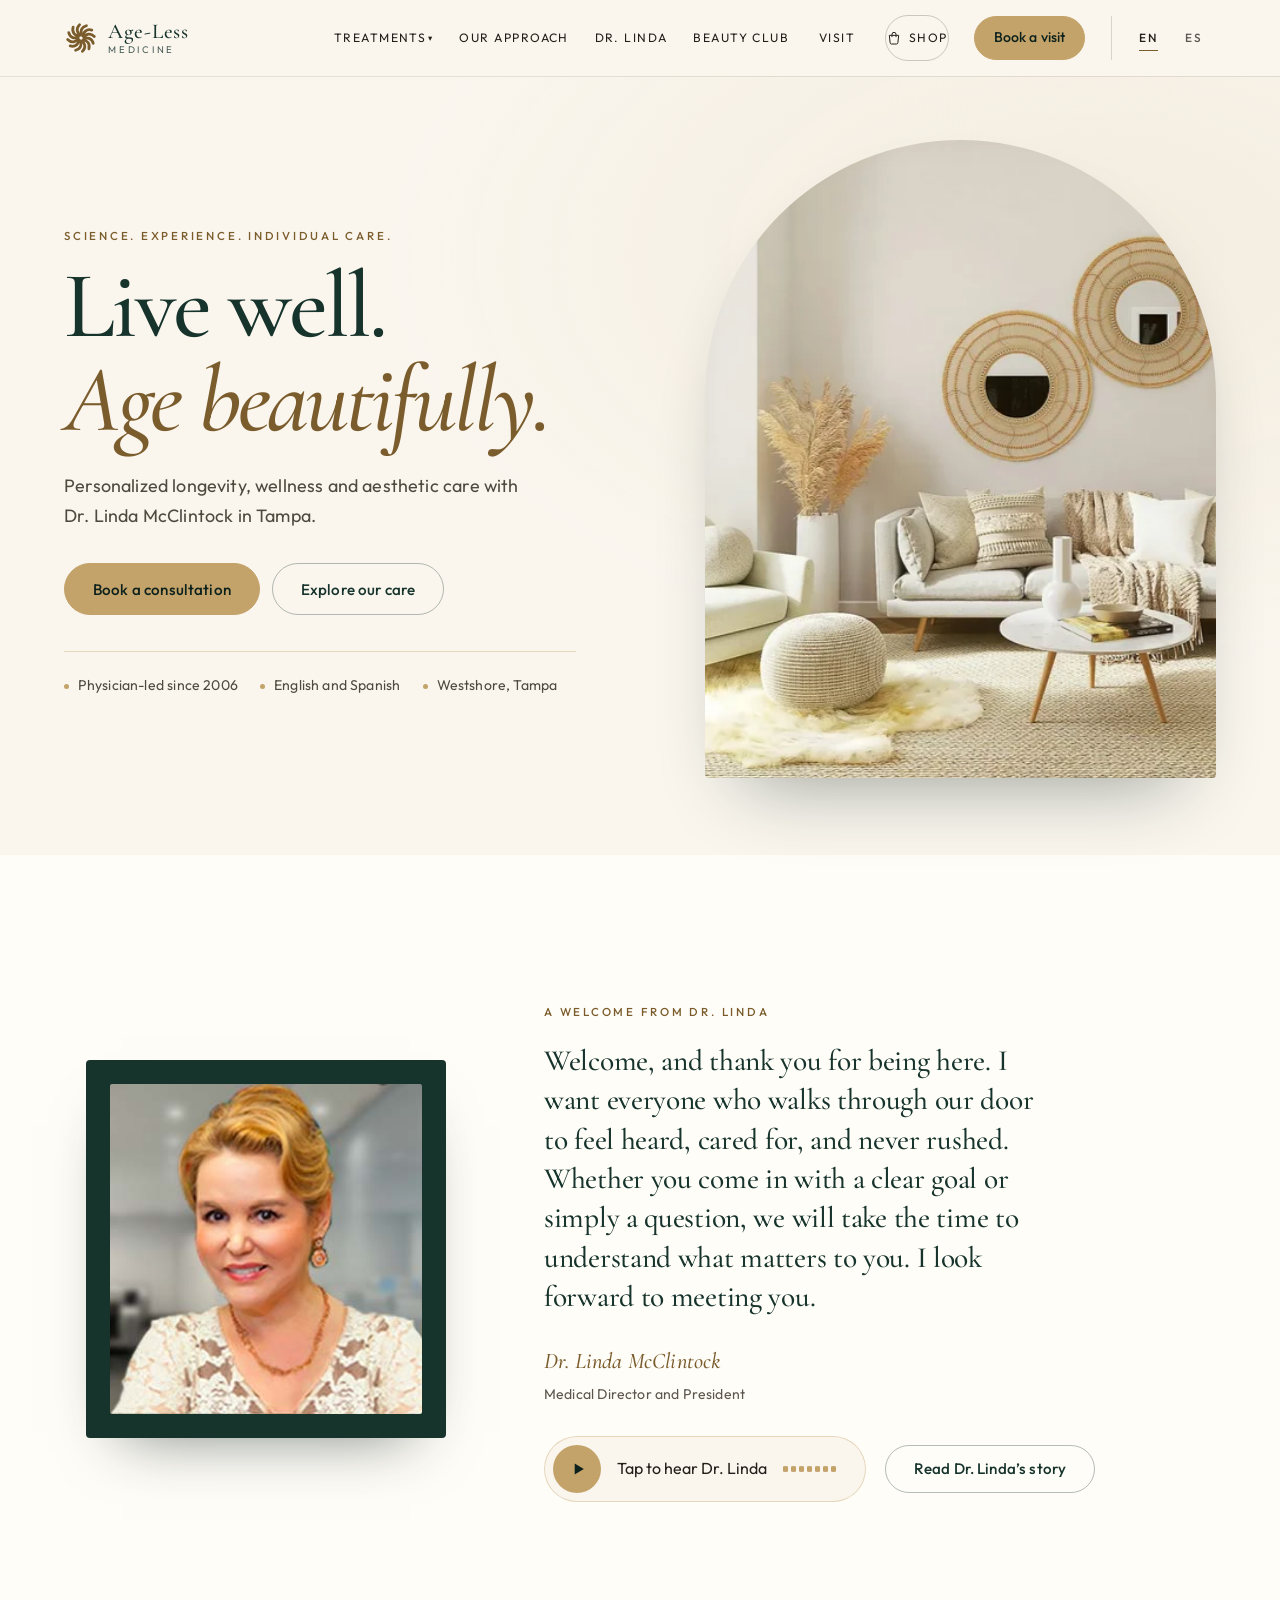
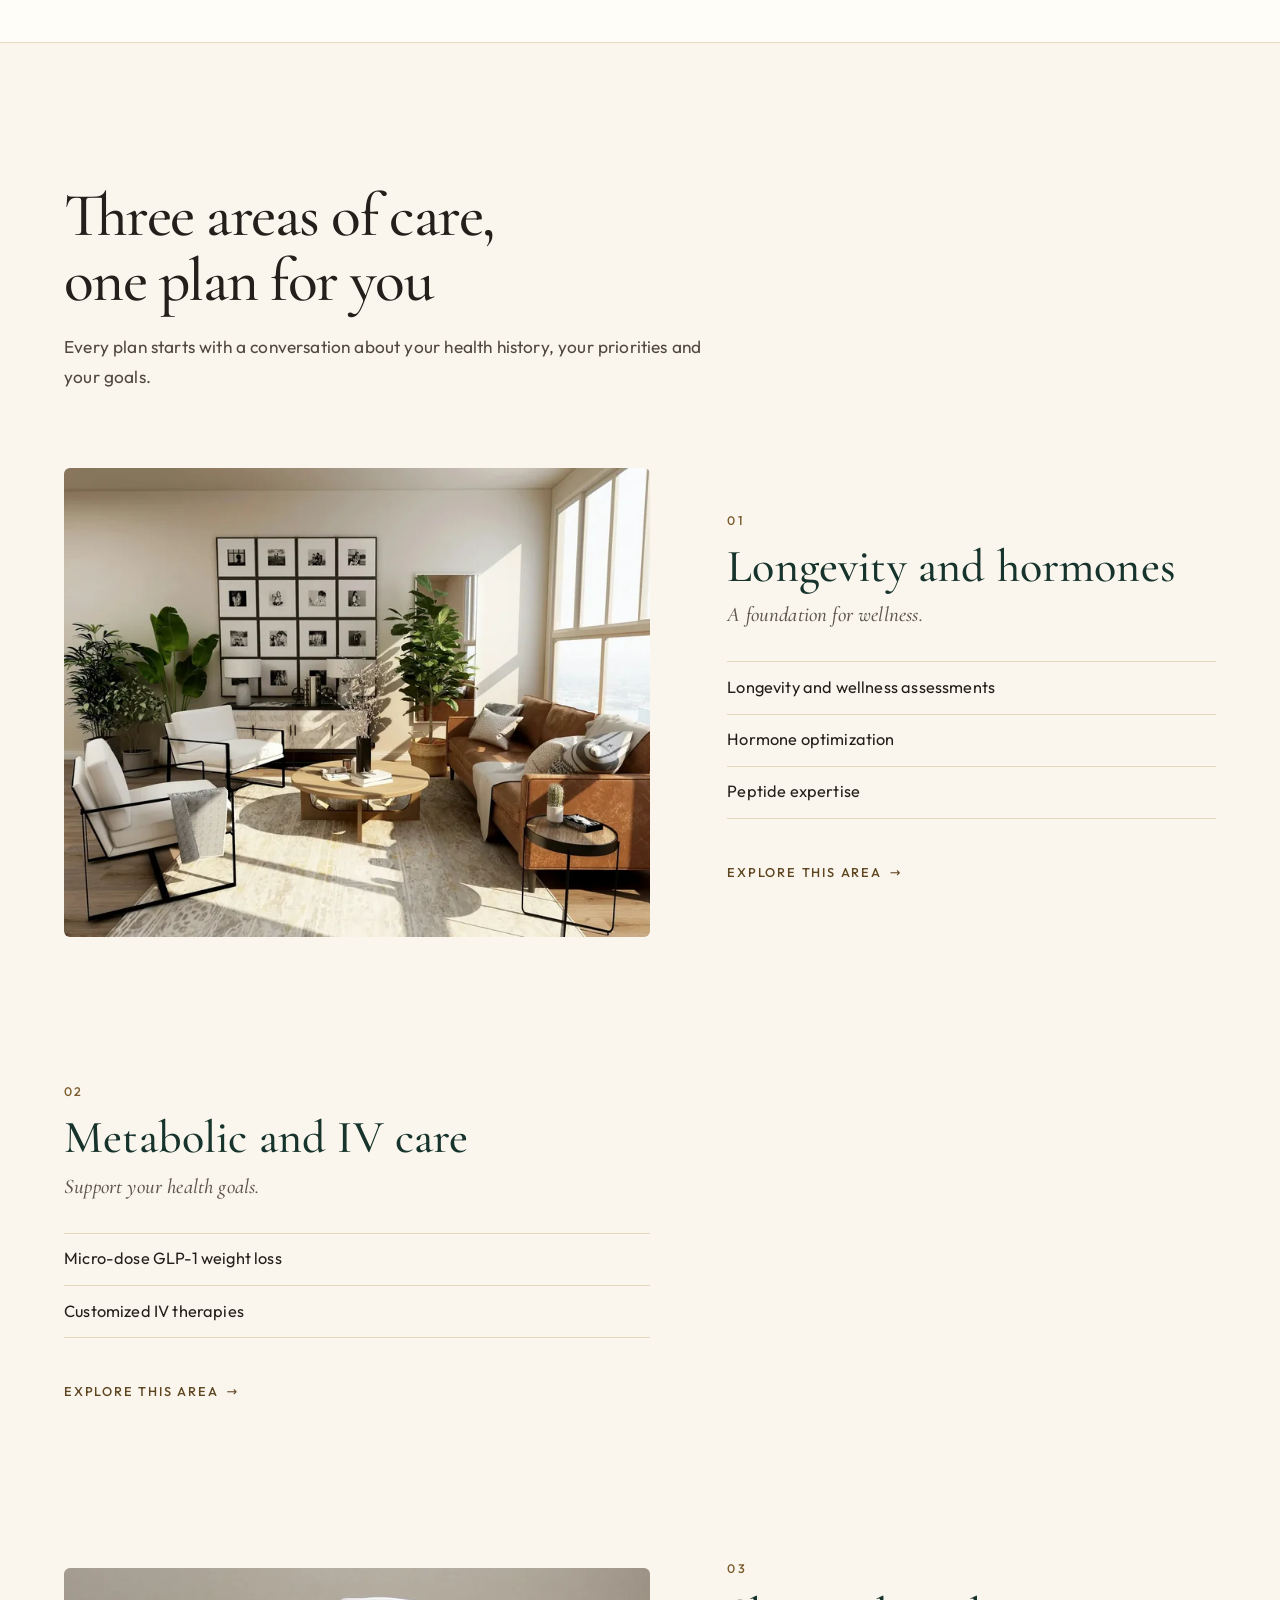
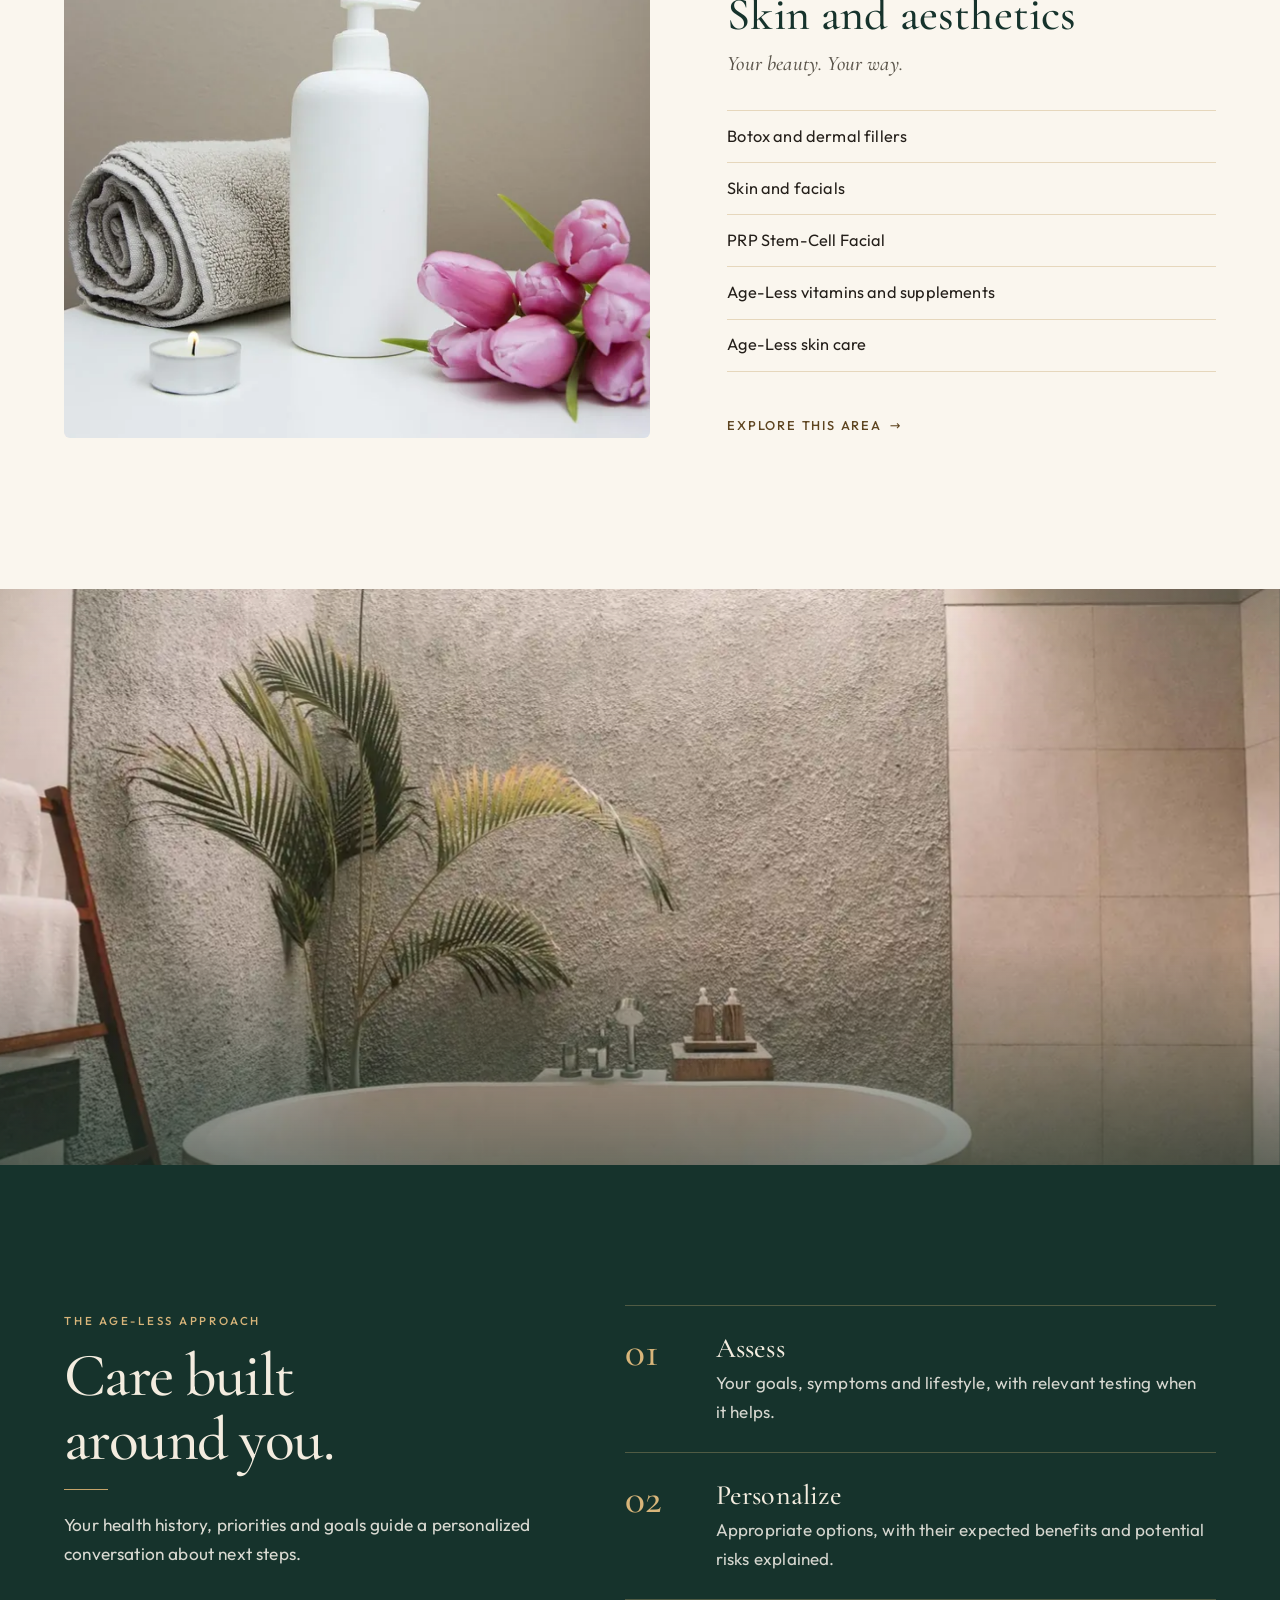
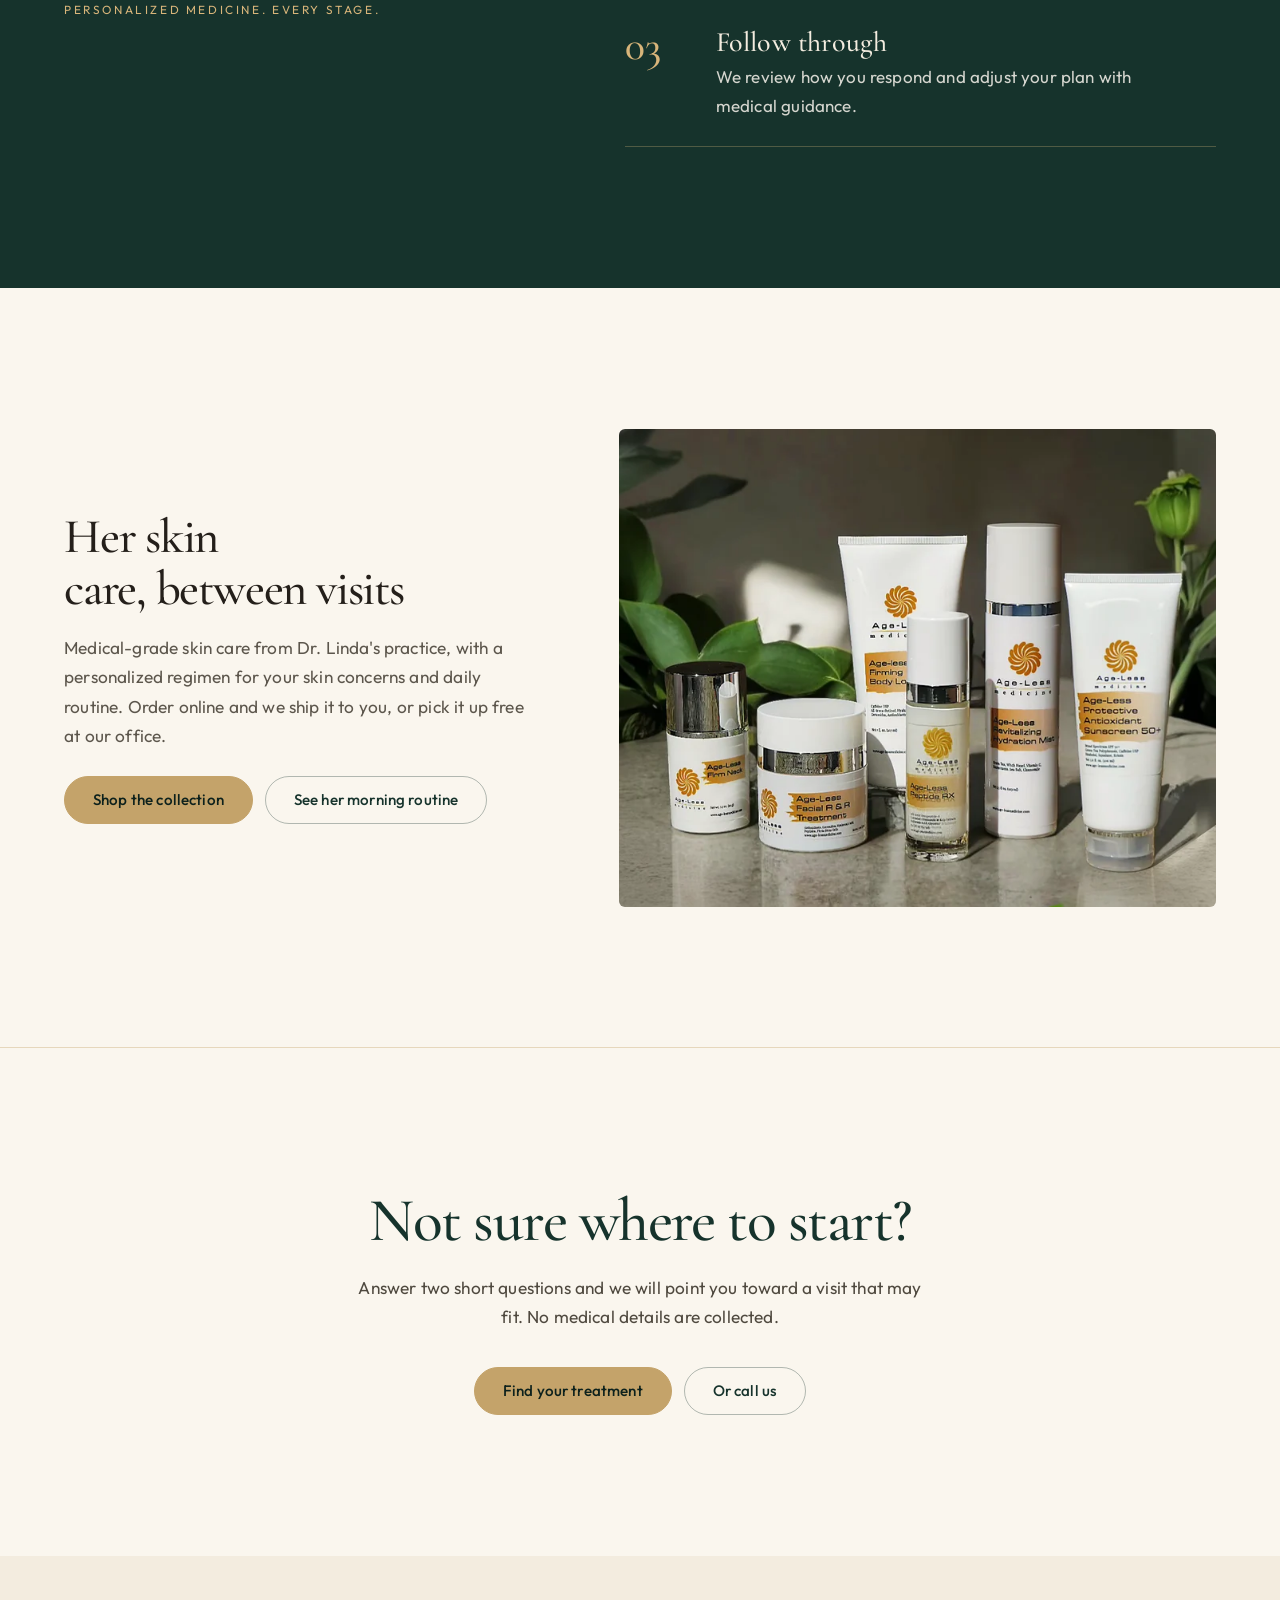
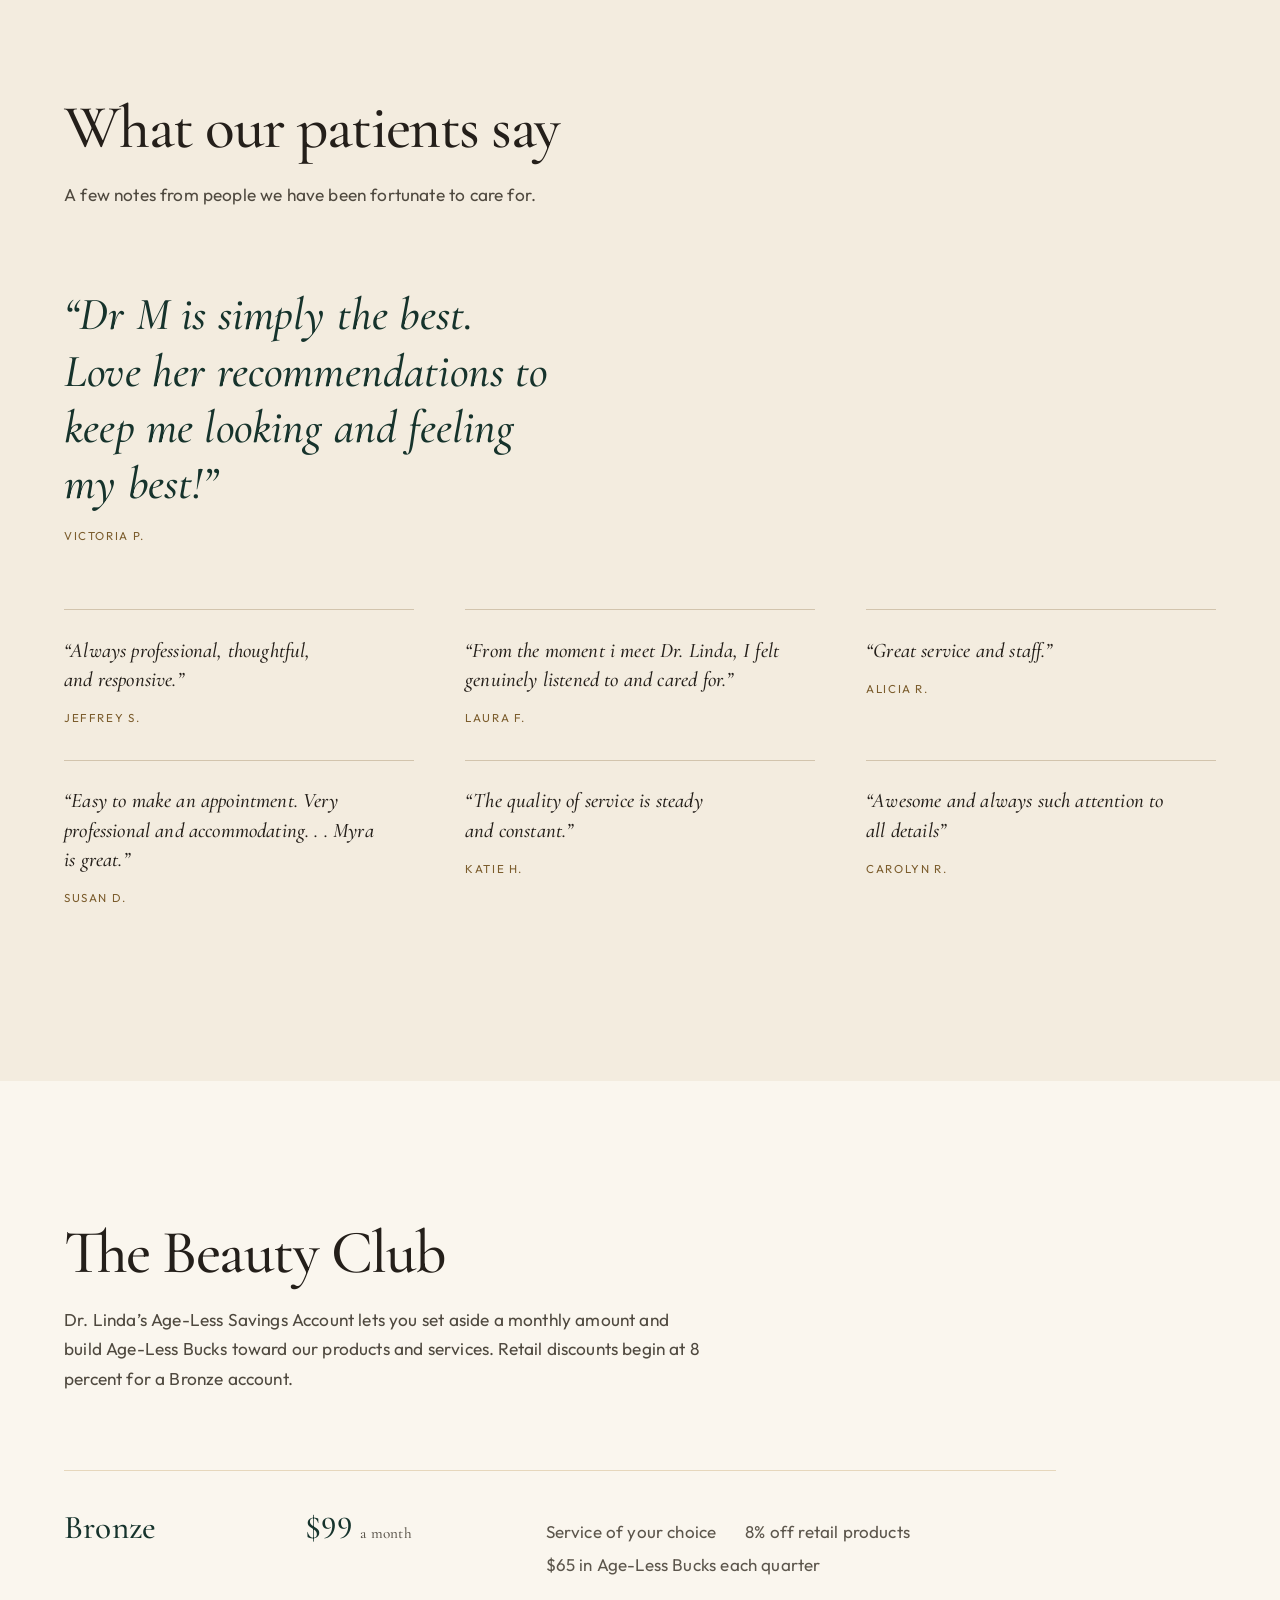
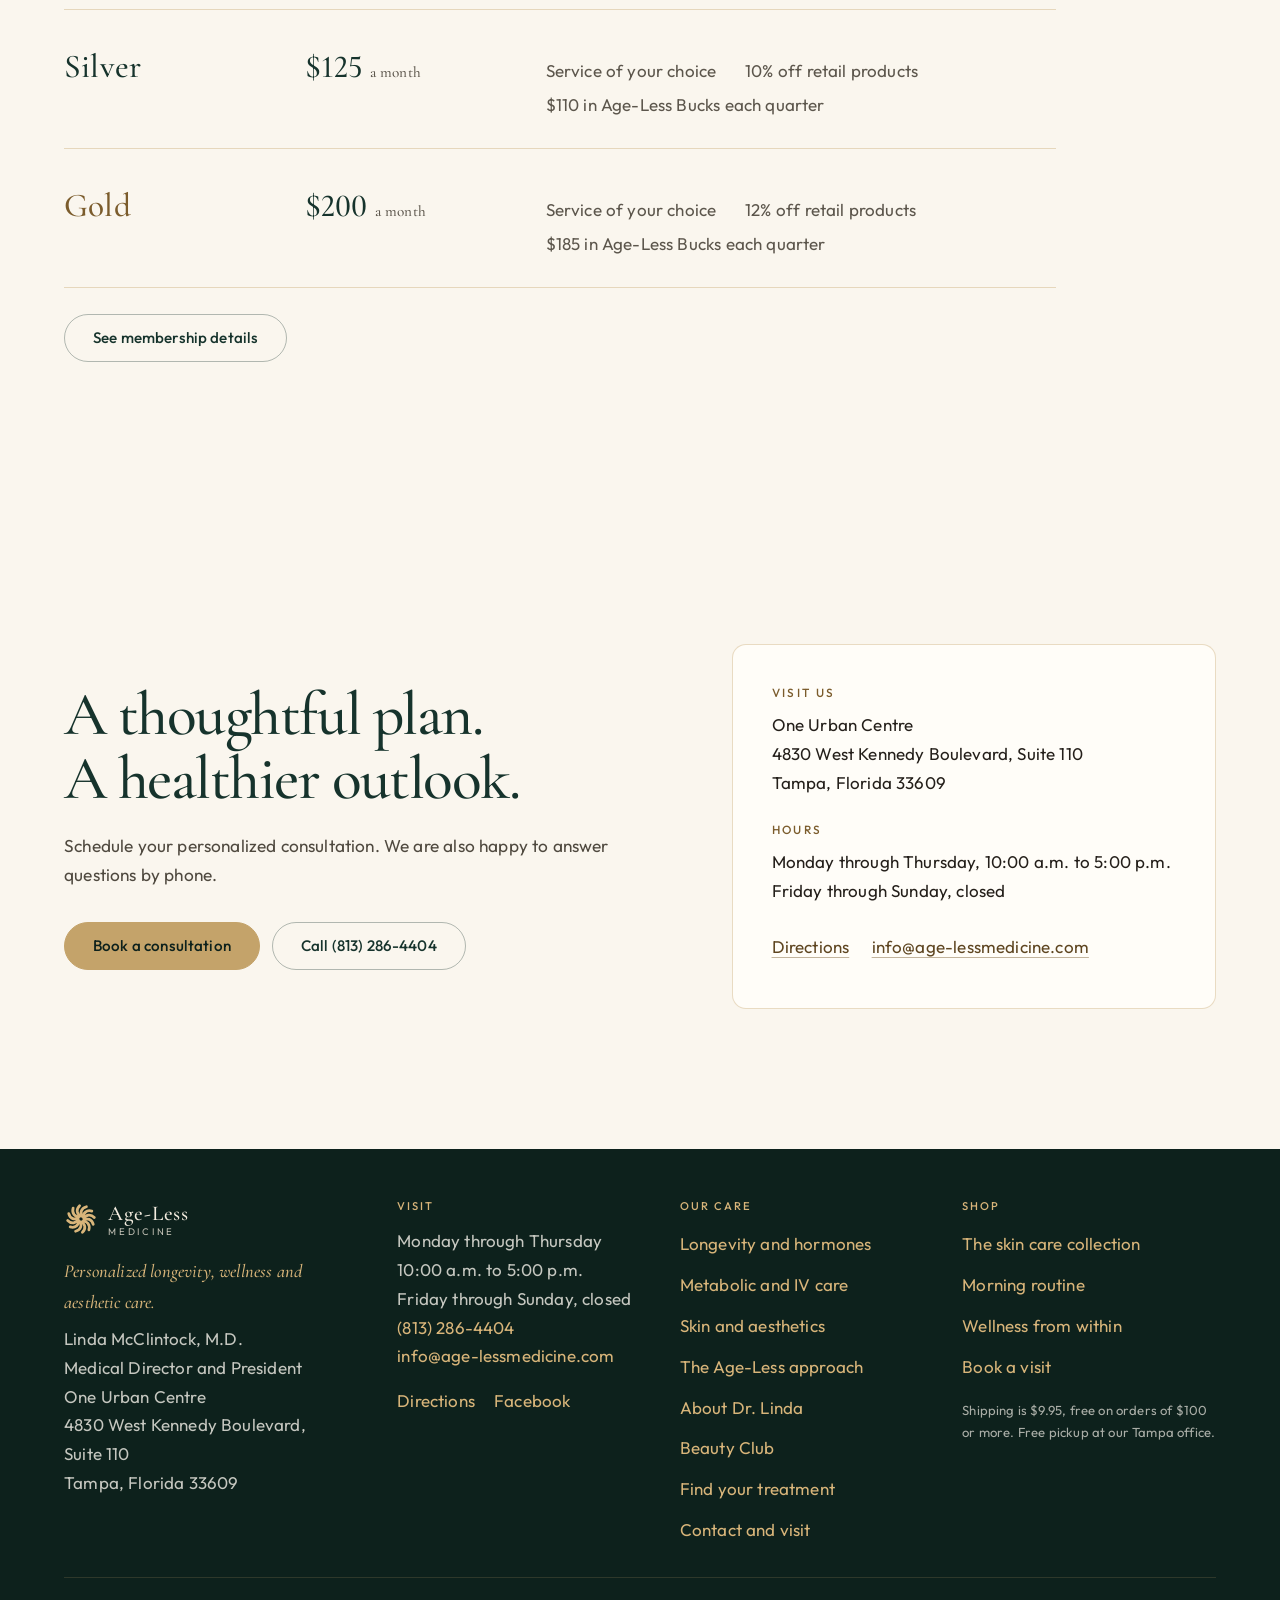
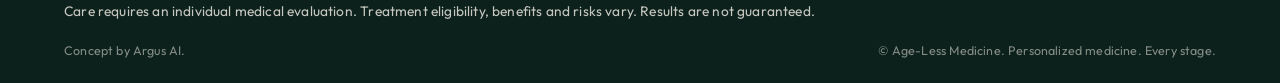
<file: index.html>
<!DOCTYPE html>
<html lang="en">
<head>
  <meta charset="utf-8">
  <meta name="viewport" content="width=device-width, initial-scale=1, viewport-fit=cover">
  <meta name="robots" content="noindex, nofollow">
  <meta name="view-transition" content="same-origin">
  <title>Age-Less Medicine | Live well. Age beautifully.</title>
  <style>html,body{background:#faf6ee}</style>
  <meta name="description" content="Personalized longevity, wellness and aesthetic care with Dr. Linda McClintock in Tampa: longevity and hormones, metabolic and IV care, and skin and aesthetics.">
  <link rel="icon" href="favicon.svg" type="image/svg+xml">
  <link rel="icon" href="images/brand/favicon-32.png" type="image/png" sizes="32x32">
  <link rel="apple-touch-icon" href="images/brand/apple-touch-icon.png">
  <meta name="theme-color" content="#16332c">
  <meta property="og:type" content="website">
  <meta property="og:site_name" content="Age-Less Medicine">
  <meta property="og:title" content="Age-Less Medicine | Live well. Age beautifully.">
  <meta property="og:description" content="Personalized longevity, wellness and aesthetic care with Dr. Linda McClintock in Tampa: longevity and hormones, metabolic and IV care, and skin and aesthetics.">
  <meta property="og:url" content="https://botgob.github.io/ageless-demo-concept/">
  <meta property="og:image" content="https://botgob.github.io/ageless-demo-concept/images/og/og-clinic.jpg">
  <meta property="og:image:width" content="1200">
  <meta property="og:image:height" content="630">
  <meta property="og:image:alt" content="Age-Less Medicine. Live well. Age beautifully.">
  <meta name="twitter:card" content="summary_large_image">
  <meta name="twitter:title" content="Age-Less Medicine | Live well. Age beautifully.">
  <meta name="twitter:description" content="Personalized longevity, wellness and aesthetic care with Dr. Linda McClintock in Tampa: longevity and hormones, metabolic and IV care, and skin and aesthetics.">
  <meta name="twitter:image" content="https://botgob.github.io/ageless-demo-concept/images/og/og-clinic.jpg">
  <link rel="preload" href="site/assets/fonts/CormorantGaramond-500.woff2" as="font" type="font/woff2" crossorigin>
  <link rel="preload" href="site/assets/fonts/CormorantGaramond-500i.woff2" as="font" type="font/woff2" crossorigin>
  <link rel="preload" href="site/assets/fonts/Outfit-400.woff2" as="font" type="font/woff2" crossorigin>
  <link rel="stylesheet" href="css/fonts.css?v=20261122-up2">
  <link rel="stylesheet" href="css/styles.css?v=20261122-up2">
  <link rel="stylesheet" href="css/clinic.css?v=20261122-up2">
  <link rel="stylesheet" href="css/premium.css?v=20261122-up2">
  <link rel="stylesheet" href="css/upscale.css?v=20261122-up2">
  <link rel="preload" as="image" type="image/webp" href="images/stock/interior-cream-1200.webp" imagesrcset="images/stock/interior-cream-800.webp 800w, images/stock/interior-cream-1200.webp 1200w, images/stock/interior-cream.webp 1800w" imagesizes="(max-width: 1080px) 92vw, 520px">
  <noscript><style>[data-reveal]{opacity:1;transform:none}</style></noscript>
  <script>(function(){var l=new URLSearchParams(location.search).get("lang");try{l=l||localStorage.getItem("al-lang")}catch(e){}if(l==="es"){document.documentElement.classList.add("lang-pending");setTimeout(function(){document.documentElement.classList.remove("lang-pending")},1500)}})();</script>
</head>
<body class="clinic page-home">
  <a class="skip" href="#main">Skip to content</a>
  <header class="site-header is-solid">
    <div class="header-inner">
      <a class="brand" href="index.html" aria-label="Age-Less Medicine home">
        <svg class="brand-mark brand-swirl" viewBox="0 0 48 48" aria-hidden="true"><g transform="translate(48 0) scale(-1 1)" fill="none" stroke="currentColor" stroke-width="3.9" stroke-linecap="round"><path d="M24 19.8 C 30 17.5, 31.5 10.5, 26 5.2" transform="rotate(0 24 24)"/><path d="M24 19.8 C 30 17.5, 31.5 10.5, 26 5.2" transform="rotate(30 24 24)"/><path d="M24 19.8 C 30 17.5, 31.5 10.5, 26 5.2" transform="rotate(60 24 24)"/><path d="M24 19.8 C 30 17.5, 31.5 10.5, 26 5.2" transform="rotate(90 24 24)"/><path d="M24 19.8 C 30 17.5, 31.5 10.5, 26 5.2" transform="rotate(120 24 24)"/><path d="M24 19.8 C 30 17.5, 31.5 10.5, 26 5.2" transform="rotate(150 24 24)"/><path d="M24 19.8 C 30 17.5, 31.5 10.5, 26 5.2" transform="rotate(180 24 24)"/><path d="M24 19.8 C 30 17.5, 31.5 10.5, 26 5.2" transform="rotate(210 24 24)"/><path d="M24 19.8 C 30 17.5, 31.5 10.5, 26 5.2" transform="rotate(240 24 24)"/><path d="M24 19.8 C 30 17.5, 31.5 10.5, 26 5.2" transform="rotate(270 24 24)"/><path d="M24 19.8 C 30 17.5, 31.5 10.5, 26 5.2" transform="rotate(300 24 24)"/><path d="M24 19.8 C 30 17.5, 31.5 10.5, 26 5.2" transform="rotate(330 24 24)"/></g></svg>
        <span class="brand-text">
          <span class="brand-name">Age-Less</span>
          <span class="brand-sub">Medicine</span>
        </span>
      </a>
      <nav class="nav" id="site-nav" aria-label="Primary">
        <div class="has-sub">
          <button class="nav-label" type="button" aria-expanded="false" aria-controls="treat-menu">Treatments</button>
          <div class="subnav mega" id="treat-menu">
            <div class="mega-col">
              <a class="mega-head" href="longevity.html"><span class="mega-n">01</span><span>Longevity and hormones</span></a>
              <p class="mega-tag">A foundation for wellness.</p>
              <ul>
                <li><a href="longevity.html#assessments">Longevity and wellness assessments</a></li>
                <li><a href="hormones.html">Hormone optimization</a></li>
                <li><a href="longevity.html#peptides">Peptide expertise</a></li>
              </ul>
            </div>
            <div class="mega-col">
              <a class="mega-head" href="metabolic.html"><span class="mega-n">02</span><span>Metabolic and IV care</span></a>
              <p class="mega-tag">Support your health goals.</p>
              <ul>
                <li><a href="weight-loss.html">Micro-dose GLP-1 weight loss</a></li>
                <li><a href="metabolic.html#iv">Customized IV therapies</a></li>
              </ul>
            </div>
            <div class="mega-col">
              <a class="mega-head" href="aesthetics.html"><span class="mega-n">03</span><span>Skin and aesthetics</span></a>
              <p class="mega-tag">Your beauty. Your way.</p>
              <ul>
                <li><a href="injectables.html">Botox and dermal fillers</a></li>
                <li><a href="skin.html">Skin and facials</a></li>
                <li><a href="prp.html">PRP Stem-Cell Facial</a></li>
                <li><a href="aesthetics.html#supplements">Age-Less vitamins and supplements</a></li>
                <li><a href="site/index.html#shop">Age-Less skin care</a></li>
              </ul>
            </div>
            <div class="mega-foot">
              <a href="index.html#approach">The Age-Less approach</a>
              <a href="index.html#find-treatment" data-open-quiz>Not sure where to start? Find your treatment</a>
            </div>
          </div>
        </div>
        <a href="index.html#approach">Our approach</a>
        <a href="about.html">Dr. Linda</a>
        <a href="beauty-club.html">Beauty Club</a>
        <a href="contact.html">Visit</a>
        <a class="cross-link nav-shop" href="site/index.html"><svg viewBox="0 0 24 24" aria-hidden="true"><path d="M5 8h14l-1.2 11.2a2 2 0 0 1-2 1.8H8.2a2 2 0 0 1-2-1.8L5 8Z" fill="none" stroke="currentColor" stroke-width="1.5"/><path d="M9 10V6.5a3 3 0 0 1 6 0V10" fill="none" stroke="currentColor" stroke-width="1.5" stroke-linecap="round"/></svg><span>Shop</span></a>
        <a class="btn btn--gold nav-book" href="#book" data-open-booking>Book a visit</a>
      </nav>
      <div class="header-tools">
        <a class="cross-link cross-link--bar" href="site/index.html"><svg viewBox="0 0 24 24" aria-hidden="true"><path d="M5 8h14l-1.2 11.2a2 2 0 0 1-2 1.8H8.2a2 2 0 0 1-2-1.8L5 8Z" fill="none" stroke="currentColor" stroke-width="1.5"/><path d="M9 10V6.5a3 3 0 0 1 6 0V10" fill="none" stroke="currentColor" stroke-width="1.5" stroke-linecap="round"/></svg><span>Shop</span></a>
        <div class="lang-switch" role="group" aria-label="Language">
          <button type="button" data-lang="en" aria-pressed="true">EN</button>
          <button type="button" data-lang="es" aria-pressed="false">ES</button>
        </div>
        <button class="nav-toggle" type="button" aria-expanded="false" aria-controls="site-nav" aria-label="Open menu"><span></span></button>
      </div>
    </div>
  </header>
  <div class="voice-pop" id="voice-pop" role="status" aria-live="polite" hidden>
    <div class="wave" aria-hidden="true"><i></i><i></i><i></i><i></i><i></i><i></i><i></i><i></i><i></i><i></i><i></i><i></i></div>
    <p>Her welcome, in her own voice, is coming soon.</p>
  </div>
  <main id="main">
    <section class="c-hero">
      <div class="wrap c-hero-grid">
        <div class="c-hero-copy">
          <p class="eyebrow">Science. Experience. Individual care.</p>
          <h1 class="display c-hero-title"><span>Live well.</span> <em>Age beautifully.</em></h1>
          <p class="lede">Personalized longevity, wellness and aesthetic care with Dr. Linda McClintock in Tampa.</p>
          <div class="btn-row">
            <a class="btn btn--gold" href="#book" data-open-booking data-treatment="Consultation">Book a consultation</a>
            <a class="btn btn--line" href="#care">Explore our care</a>
          </div>
          <ul class="c-hero-facts">
            <li>Physician-led since 2006</li>
            <li>English and Spanish</li>
            <li>Westshore, Tampa</li>
          </ul>
        </div>
        <figure class="c-hero-media">
          <picture><source type="image/webp" srcset="images/stock/interior-cream-800.webp 800w, images/stock/interior-cream-1200.webp 1200w, images/stock/interior-cream.webp 1800w" sizes="(max-width: 1080px) 92vw, 520px"><img src="images/stock/interior-cream.jpg" srcset="images/stock/interior-cream-800.jpg 800w, images/stock/interior-cream-1200.jpg 1200w, images/stock/interior-cream.jpg 1800w" sizes="(max-width: 1080px) 92vw, 520px" alt="A calm, sunlit sitting room in soft cream tones" width="1800" height="1318" fetchpriority="high" decoding="sync"></picture>
        </figure>
      </div>
    </section>

    <!-- WELCOME NOTE: DRAFT placeholder copy for Dr. Linda to approve or rewrite. Not her words yet.
         Audio: the play button shows "coming soon" (same as the shop) until her recording is added (js/main.js initVoice). -->
    <section class="welcome" id="welcome" aria-labelledby="welcome-title">
      <div class="wrap welcome-grid">
        <figure class="welcome-photo" data-reveal>
          <img src="images/clinic/dr-linda.jpg" alt="Dr. Linda McClintock, medical director of Age-Less Medicine" width="302" height="319" loading="lazy" decoding="async">
        </figure>
        <div class="welcome-copy" data-reveal>
          <p class="eyebrow" id="welcome-title">A welcome from Dr. Linda</p>
          <p class="welcome-text">Welcome, and thank you for being here. I want everyone who walks through our door to feel heard, cared for, and never rushed. Whether you come in with a clear goal or simply a question, we will take the time to understand what matters to you. I look forward to meeting you.</p>
          <p class="welcome-sign">Dr. Linda McClintock</p>
          <p class="welcome-role">Medical Director and President</p>
          <div class="welcome-actions">
          <button class="voice-big" type="button" data-voice aria-describedby="voice-pop">
            <span class="play" aria-hidden="true"><svg viewBox="0 0 24 24"><path d="M8 5.5v13l11-6.5-11-6.5Z" fill="currentColor"/></svg></span>
            <span>Tap to hear Dr. Linda</span>
            <span class="wave sm" aria-hidden="true"><i></i><i></i><i></i><i></i><i></i><i></i><i></i></span>
          </button>
          <a class="btn btn--line" href="about.html">Read Dr. Linda’s story</a>
          </div>
        </div>
      </div>
    </section>

    <section class="section pillars" id="care">
      <div class="wrap">
        <div class="section-head" data-reveal>
          <h2 class="display">Three areas of care, one plan for&nbsp;you</h2>
          <hr class="gold-rule">
          <p class="lede">Every plan starts with a conversation about your health history, your priorities and your goals.</p>
        </div>
        <div class="pillar-grid pillar-rows">
          <article class="pillar-card" data-reveal>
            <a class="pillar-media" href="longevity.html" tabindex="-1" aria-hidden="true"><picture><source type="image/webp" srcset="images/stock/lounge-800.webp 800w, images/stock/lounge-1200.webp 1200w, images/stock/lounge.webp 1800w" sizes="(max-width: 700px) 92vw, (max-width: 1080px) 56vw, 700px"><img src="images/stock/lounge.jpg" srcset="images/stock/lounge-800.jpg 800w, images/stock/lounge-1200.jpg 1200w, images/stock/lounge.jpg 1800w" sizes="(max-width: 700px) 92vw, (max-width: 1080px) 56vw, 700px" alt="" width="1800" height="1350" loading="lazy" decoding="async"></picture></a>
            <div class="pillar-body">
              <p class="pillar-n">01</p>
              <h3><a href="longevity.html">Longevity and hormones</a></h3>
              <p class="pillar-tag">A foundation for wellness.</p>
              <ul class="pillar-list"><li><a href="longevity.html#assessments">Longevity and wellness assessments</a></li><li><a href="hormones.html">Hormone optimization</a></li><li><a href="longevity.html#peptides">Peptide expertise</a></li></ul>
              <a class="more-link" href="longevity.html">Explore this area</a>
            </div>
          </article>
          <article class="pillar-card" data-reveal>
            <a class="pillar-media" href="metabolic.html" tabindex="-1" aria-hidden="true"><picture><source type="image/webp" srcset="images/stock/leaves-dark-800.webp 800w, images/stock/leaves-dark.webp 1238w" sizes="(max-width: 700px) 92vw, (max-width: 1080px) 56vw, 700px"><img src="images/stock/leaves-dark.jpg" srcset="images/stock/leaves-dark-800.jpg 800w, images/stock/leaves-dark.jpg 1238w" sizes="(max-width: 700px) 92vw, (max-width: 1080px) 56vw, 700px" alt="" width="1238" height="2200" loading="lazy" decoding="async"></picture></a>
            <div class="pillar-body">
              <p class="pillar-n">02</p>
              <h3><a href="metabolic.html">Metabolic and IV care</a></h3>
              <p class="pillar-tag">Support your health goals.</p>
              <ul class="pillar-list"><li><a href="weight-loss.html">Micro-dose GLP-1 weight loss</a></li><li><a href="metabolic.html#iv">Customized IV therapies</a></li></ul>
              <a class="more-link" href="metabolic.html">Explore this area</a>
            </div>
          </article>
          <article class="pillar-card" data-reveal>
            <a class="pillar-media" href="aesthetics.html" tabindex="-1" aria-hidden="true"><picture><source type="image/webp" srcset="images/stock/still-life-800.webp 800w, images/stock/still-life-1200.webp 1200w, images/stock/still-life.webp 1600w" sizes="(max-width: 700px) 92vw, (max-width: 1080px) 56vw, 700px"><img src="images/stock/still-life.jpg" srcset="images/stock/still-life-800.jpg 800w, images/stock/still-life-1200.jpg 1200w, images/stock/still-life.jpg 1600w" sizes="(max-width: 700px) 92vw, (max-width: 1080px) 56vw, 700px" alt="" width="1600" height="1066" loading="lazy" decoding="async"></picture></a>
            <div class="pillar-body">
              <p class="pillar-n">03</p>
              <h3><a href="aesthetics.html">Skin and aesthetics</a></h3>
              <p class="pillar-tag">Your beauty. Your way.</p>
              <ul class="pillar-list"><li><a href="injectables.html">Botox and dermal fillers</a></li><li><a href="skin.html">Skin and facials</a></li><li><a href="prp.html">PRP Stem-Cell Facial</a></li><li><a href="aesthetics.html#supplements">Age-Less vitamins and supplements</a></li><li><a href="site/index.html#shop">Age-Less skin care</a></li></ul>
              <a class="more-link" href="aesthetics.html">Explore this area</a>
            </div>
          </article>
        </div>
      </div>
    </section>

    <section class="pm-band" aria-hidden="true">
      <picture><source type="image/webp" srcset="images/stock/band-spa-1000.webp 1000w, images/stock/band-spa-1440.webp 1440w" sizes="100vw"><img src="images/stock/band-spa-1200.jpg" alt="" width="1440" height="720" loading="lazy" decoding="async"></picture>
    </section>

    <section class="section approach" id="approach" aria-labelledby="approach-title">
      <div class="wrap">
        <div class="approach-grid">
          <div class="approach-intro" data-reveal>
            <p class="eyebrow">The Age-Less approach</p>
            <h2 class="display" id="approach-title">Care built around&nbsp;you.</h2>
            <hr class="gold-rule">
            <p class="lede">Your health history, priorities and goals guide a personalized conversation about next steps.</p>
          <p class="approach-foot">Personalized medicine. Every stage.</p>
          </div>
          <ol class="approach-steps">
            <li data-reveal><span class="step-n">01</span><h3>Assess</h3><p>Your goals, symptoms and lifestyle, with relevant testing when it helps.</p></li>
            <li data-reveal><span class="step-n">02</span><h3>Personalize</h3><p>Appropriate options, with their expected benefits and potential risks explained.</p></li>
            <li data-reveal><span class="step-n">03</span><h3>Follow through</h3><p>We review how you respond and adjust your plan with medical guidance.</p></li>
          </ol>
        </div>
      </div>
    </section>

    <section class="section shop-band-section">
      <div class="wrap skin-shop shop-band" data-reveal>
        <div class="skin-shop-copy">
          <h2 class="display">Her skin care,&nbsp;between&nbsp;visits</h2>
          <hr class="gold-rule">
          <p>Medical-grade skin care from Dr. Linda's practice, with a personalized regimen for your skin concerns and daily routine. Order online and we ship it to you, or pick it up free at our office.</p>
          <div class="btn-row">
            <a class="btn btn--gold" href="site/index.html#shop">Shop the collection</a>
            <a class="btn btn--line" href="site/index.html#routine">See her morning routine</a>
          </div>
        </div>
        <a class="skin-shop-photo" href="site/index.html#shop" aria-label="Shop the Age-Less skin care collection">
          <img src="site/assets/img/hero-lineup-800.webp" alt="The Age-Less Medicine skin care line on a marble counter" width="800" height="599" loading="lazy" decoding="async">
        </a>
      </div>
    </section>

    <section class="section" id="find-treatment">
      <div class="wrap quiz-band" data-reveal>
        <div>
          <h2 class="display">Not sure where to&nbsp;start?</h2>
          <p class="lede">Answer two short questions and we will point you toward a visit that may fit. No medical details are collected.</p>
        </div>
        <div class="btn-row">
          <a class="btn btn--gold" href="#find-treatment" data-open-quiz>Find your treatment</a>
          <a class="btn btn--line" href="tel:+18132864404">Or call us</a>
        </div>
      </div>
    </section>

    <section class="reviews section section--ivory">
      <div class="wrap section-head" data-reveal>
        <h2 class="display">What our patients&nbsp;say</h2>
        <hr class="gold-rule">
        <p class="lede">A few notes from people we have been fortunate to care for.</p>
      </div>
      <div class="marquee" aria-label="Patient remarks">
        <div class="marquee-track">
          <figure class="quote-card">
            <blockquote><p>“Always professional, thoughtful, and responsive.”</p></blockquote>
            <footer>Jeffrey S.</footer>
          </figure>
          <figure class="quote-card">
            <blockquote><p>“From the moment i meet Dr. Linda, I felt genuinely listened to and cared for.”</p></blockquote>
            <footer>Laura F.</footer>
          </figure>
          <figure class="quote-card">
            <blockquote><p>“Great service and staff.”</p></blockquote>
            <footer>Alicia R.</footer>
          </figure>
          <figure class="quote-card">
            <blockquote><p>“Easy to make an appointment. Very professional and accommodating. . . Myra is great.”</p></blockquote>
            <footer>Susan D.</footer>
          </figure>
          <figure class="quote-card">
            <blockquote><p>“Caring healthcare”</p></blockquote>
            <footer>Dana L.</footer>
          </figure>
          <figure class="quote-card">
            <blockquote><p>“The quality of service is steady and constant.”</p></blockquote>
            <footer>Katie H.</footer>
          </figure>
          <figure class="quote-card">
            <blockquote><p>“Awesome and always such attention to all details”</p></blockquote>
            <footer>Carolyn R.</footer>
          </figure>
          <figure class="quote-card">
            <blockquote><p>“Dr M is simply the best. Love her recommendations to keep me looking and feeling my best!”</p></blockquote>
            <footer>Victoria P.</footer>
          </figure>
          <figure class="quote-card is-dup" aria-hidden="true">
            <blockquote><p>“Always professional, thoughtful, and responsive.”</p></blockquote>
            <footer>Jeffrey S.</footer>
          </figure>
          <figure class="quote-card is-dup" aria-hidden="true">
            <blockquote><p>“From the moment i meet Dr. Linda, I felt genuinely listened to and cared for.”</p></blockquote>
            <footer>Laura F.</footer>
          </figure>
          <figure class="quote-card is-dup" aria-hidden="true">
            <blockquote><p>“Great service and staff.”</p></blockquote>
            <footer>Alicia R.</footer>
          </figure>
          <figure class="quote-card is-dup" aria-hidden="true">
            <blockquote><p>“Easy to make an appointment. Very professional and accommodating. . . Myra is great.”</p></blockquote>
            <footer>Susan D.</footer>
          </figure>
          <figure class="quote-card is-dup" aria-hidden="true">
            <blockquote><p>“Caring healthcare”</p></blockquote>
            <footer>Dana L.</footer>
          </figure>
          <figure class="quote-card is-dup" aria-hidden="true">
            <blockquote><p>“The quality of service is steady and constant.”</p></blockquote>
            <footer>Katie H.</footer>
          </figure>
          <figure class="quote-card is-dup" aria-hidden="true">
            <blockquote><p>“Awesome and always such attention to all details”</p></blockquote>
            <footer>Carolyn R.</footer>
          </figure>
          <figure class="quote-card is-dup" aria-hidden="true">
            <blockquote><p>“Dr M is simply the best. Love her recommendations to keep me looking and feeling my best!”</p></blockquote>
            <footer>Victoria P.</footer>
          </figure>
        </div>
      </div>
    </section>

    <section class="section">
      <div class="wrap">
        <div class="section-head" data-reveal>
          <h2 class="display">The Beauty&nbsp;Club</h2>
          <hr class="gold-rule">
          <p class="lede">Dr. Linda’s Age-Less Savings Account lets you set aside a monthly amount and build Age-Less Bucks toward our products and services. Retail discounts begin at 8 percent for a Bronze account.</p>
        </div>
        <div class="tiers tiers--list">
          <article class="tier" data-reveal>
            <h3>Bronze</h3>
            <p class="price">$<span data-count="99">99</span> <span>a month</span></p>
            <ul>
              <li>Service of your choice</li>
              <li>8% off retail products</li>
              <li>$65 in Age-Less Bucks each quarter</li>
            </ul>
          </article>
          <article class="tier" data-reveal>
            <h3>Silver</h3>
            <p class="price">$<span data-count="125">125</span> <span>a month</span></p>
            <ul>
              <li>Service of your choice</li>
              <li>10% off retail products</li>
              <li>$110 in Age-Less Bucks each quarter</li>
            </ul>
          </article>
          <article class="tier tier--gold" data-reveal>
            <h3>Gold</h3>
            <p class="price">$<span data-count="200">200</span> <span>a month</span></p>
            <ul>
              <li>Service of your choice</li>
              <li>12% off retail products</li>
              <li>$185 in Age-Less Bucks each quarter</li>
            </ul>
          </article>
        </div>
        <div class="btn-row" style="margin-top:1.6rem" data-reveal>
          <a class="btn btn--line" href="beauty-club.html">See membership details</a>
        </div>
      </div>
    </section>

    <section class="section next-chapter" id="visit">
      <div class="wrap next-grid">
        <div data-reveal>
          <h2 class="display">A thoughtful plan. A healthier&nbsp;outlook.</h2>
          <hr class="gold-rule">
          <p class="lede">Schedule your personalized consultation. We are also happy to answer questions by phone.</p>
          <div class="btn-row">
            <a class="btn btn--gold" href="#book" data-open-booking data-treatment="Consultation">Book a consultation</a>
            <a class="btn btn--line" href="tel:+18132864404">Call (813) 286-4404</a>
          </div>
        </div>
        <div class="visit-card-lite" data-reveal>
          <h3>Visit us</h3>
          <p>One Urban Centre<br>4830 West Kennedy Boulevard, Suite 110<br>Tampa, Florida 33609</p>
          <h3>Hours</h3>
          <p>Monday through Thursday, 10:00 a.m. to 5:00 p.m.<br>Friday through Sunday, closed</p>
          <p class="visit-links"><a href="https://maps.google.com/?q=4830+West+Kennedy+Boulevard+Suite+110+Tampa+FL+33609" rel="noopener noreferrer" target="_blank">Directions</a><a href="mailto:info@age-lessmedicine.com">info@age-lessmedicine.com</a></p>
        </div>
      </div>
    </section>

  </main>
  <footer class="site-footer">
    <div class="wrap footer-grid">
      <div class="footer-brand">
        <a class="brand" href="index.html" aria-label="Age-Less Medicine home">
          <svg class="brand-mark brand-swirl" viewBox="0 0 48 48" aria-hidden="true"><g transform="translate(48 0) scale(-1 1)" fill="none" stroke="currentColor" stroke-width="3.9" stroke-linecap="round"><path d="M24 19.8 C 30 17.5, 31.5 10.5, 26 5.2" transform="rotate(0 24 24)"/><path d="M24 19.8 C 30 17.5, 31.5 10.5, 26 5.2" transform="rotate(30 24 24)"/><path d="M24 19.8 C 30 17.5, 31.5 10.5, 26 5.2" transform="rotate(60 24 24)"/><path d="M24 19.8 C 30 17.5, 31.5 10.5, 26 5.2" transform="rotate(90 24 24)"/><path d="M24 19.8 C 30 17.5, 31.5 10.5, 26 5.2" transform="rotate(120 24 24)"/><path d="M24 19.8 C 30 17.5, 31.5 10.5, 26 5.2" transform="rotate(150 24 24)"/><path d="M24 19.8 C 30 17.5, 31.5 10.5, 26 5.2" transform="rotate(180 24 24)"/><path d="M24 19.8 C 30 17.5, 31.5 10.5, 26 5.2" transform="rotate(210 24 24)"/><path d="M24 19.8 C 30 17.5, 31.5 10.5, 26 5.2" transform="rotate(240 24 24)"/><path d="M24 19.8 C 30 17.5, 31.5 10.5, 26 5.2" transform="rotate(270 24 24)"/><path d="M24 19.8 C 30 17.5, 31.5 10.5, 26 5.2" transform="rotate(300 24 24)"/><path d="M24 19.8 C 30 17.5, 31.5 10.5, 26 5.2" transform="rotate(330 24 24)"/></g></svg>
          <span class="brand-text"><span class="brand-name">Age-Less</span><span class="brand-sub">Medicine</span></span>
        </a>
        <p class="footer-tag">Personalized longevity, wellness and aesthetic care.</p>
        <p>Linda McClintock, M.D.<br>Medical Director and President</p>
        <p>One Urban Centre<br>4830 West Kennedy Boulevard, Suite 110<br>Tampa, Florida 33609</p>
      </div>
      <div>
        <h2>Visit</h2>
        <p>Monday through Thursday<br>10:00 a.m. to 5:00 p.m.<br>Friday through Sunday, closed</p>
        <p><a href="tel:+18132864404">(813) 286-4404</a><br>
        <a href="mailto:info@age-lessmedicine.com">info@age-lessmedicine.com</a></p>
        <ul class="footer-list footer-list--inline">
          <li><a href="https://maps.google.com/?q=4830+West+Kennedy+Boulevard+Suite+110+Tampa+FL+33609" rel="noopener noreferrer" target="_blank">Directions</a></li>
          <li><a href="https://www.facebook.com/296291637095921" rel="noopener noreferrer" target="_blank">Facebook</a></li>
        </ul>
      </div>
      <div>
        <h2>Our care</h2>
        <ul class="footer-list">
          <li><a href="longevity.html">Longevity and hormones</a></li>
          <li><a href="metabolic.html">Metabolic and IV care</a></li>
          <li><a href="aesthetics.html">Skin and aesthetics</a></li>
          <li><a href="index.html#approach">The Age-Less approach</a></li>
          <li><a href="about.html">About Dr. Linda</a></li>
          <li><a href="beauty-club.html">Beauty Club</a></li>
          <li><a href="index.html#find-treatment" data-open-quiz>Find your treatment</a></li>
          <li><a href="contact.html">Contact and visit</a></li>
        </ul>
      </div>
      <div>
        <h2>Shop</h2>
        <ul class="footer-list">
          <li><a href="site/index.html#shop">The skin care collection</a></li>
          <li><a href="site/index.html#routine">Morning routine</a></li>
          <li><a href="site/index.html?goal=inside#shop">Wellness from within</a></li>
          <li><a href="#book" data-open-booking>Book a visit</a></li>
        </ul>
        <p class="footer-ship">Shipping is $9.95, free on orders of $100 or more. Free pickup at our Tampa office.</p>
      </div>
    </div>
    <div class="wrap footer-disclaimer">
      <p>Care requires an individual medical evaluation. Treatment eligibility, benefits and risks vary. Results are not guaranteed.</p>
    </div>
    <div class="wrap legal">
      <p>Concept by Argus AI.</p>
      <p>&copy; Age-Less Medicine. Personalized medicine. Every stage.</p>
    </div>
  </footer>
  <div class="book-bar" role="region" aria-label="Quick booking">
    <a class="btn btn--ghost" href="tel:+18132864404">Call</a>
    <a class="btn btn--gold" href="#book" data-open-booking>Book a visit</a>
  </div>
  <div class="modal" id="book" aria-hidden="true" role="dialog" aria-labelledby="book-title">
    <div class="modal-backdrop" data-close-booking></div>
    <div class="modal-card">
      <button class="modal-close" type="button" data-close-booking aria-label="Close booking form">&times;</button>
      <form id="booking-form">
        <p class="eyebrow">Request a visit</p>
        <h2 class="display" id="book-title">When would you like to come&nbsp;in?</h2>
        <hr class="gold-rule">
        <p class="form-note">Please do not include medical details. This form is only for scheduling.</p>
        <div class="form-scroll">
        <div class="form-grid">
          <label>How can we help?
            <select id="visit-treatment" name="treatment" required>
              <option value="" disabled selected>Select a visit type</option>
            <option value="Consultation">Consultation</option>
            <option value="Longevity and wellness assessment">Longevity and wellness assessment</option>
            <option value="Hormone optimization">Hormone optimization</option>
            <option value="Peptide consultation">Peptide consultation</option>
            <option value="Micro-dose GLP-1 weight loss">Micro-dose GLP-1 weight loss</option>
            <option value="IV therapy">IV therapy</option>
            <option value="Botox and dermal fillers">Botox and dermal fillers</option>
            <option value="Skin and facials">Skin and facials</option>
            <option value="PRP Stem-Cell Facial">PRP Stem-Cell Facial</option>
            <option value="Beauty Club">Beauty Club</option>
            <option value="I am not sure yet">I am not sure yet</option>
            </select>
          </label>
          <label>Preferred day
            <input id="visit-date" name="date" type="date" required>
          </label>
          <label>Preferred time
            <select name="time" required>
              <option value="" disabled selected>Select a time of day</option>
              <option>Morning, 10:00 a.m. to 12:00 p.m.</option>
              <option>Early afternoon, 12:00 p.m. to 3:00 p.m.</option>
              <option>Late afternoon, 3:00 p.m. to 5:00 p.m.</option>
            </select>
          </label>
          <label>Full name
            <input name="name" type="text" autocomplete="name" required>
          </label>
          <label>Phone
            <input name="phone" type="tel" autocomplete="tel" required>
          </label>
          <label>Email
            <input name="email" type="email" autocomplete="email" required>
          </label>
          <label>Are you new to our office?
            <select name="patient" required>
              <option value="" disabled selected>Please choose one</option>
              <option>I am a new patient</option>
              <option>I am a returning patient</option>
            </select>
          </label>
        </div>
        <p class="form-note">We are open Monday through Thursday, 10:00 a.m. to 5:00 p.m.</p>
        <p class="form-error" id="booking-error"></p>
        </div>
        <div class="btn-row modal-actions">
          <button class="btn btn--gold" type="submit">Request this time</button>
          <button class="btn btn--line" type="button" data-close-booking>Cancel</button>
        </div>
      </form>
      <div class="confirm" id="booking-confirm" hidden></div>
    </div>
  </div>
  <div class="modal" id="quiz" aria-hidden="true" role="dialog" aria-labelledby="quiz-title">
    <div class="modal-backdrop" data-close-quiz></div>
    <div class="modal-card quiz-card">
      <button class="modal-close" type="button" data-close-quiz aria-label="Close treatment guide">&times;</button>
      <div id="quiz-app"></div>
    </div>
  </div>
  <script src="js/i18n-es.js?v=20261122-up2" defer></script>
  <script src="js/lang.js?v=20261122-up2" defer></script>
  <script src="js/main.js?v=20261122-up2" defer></script>
  <script src="site/assets/js/premium.js?v=20261122-up2" defer></script>
</body>
</html>
</file>
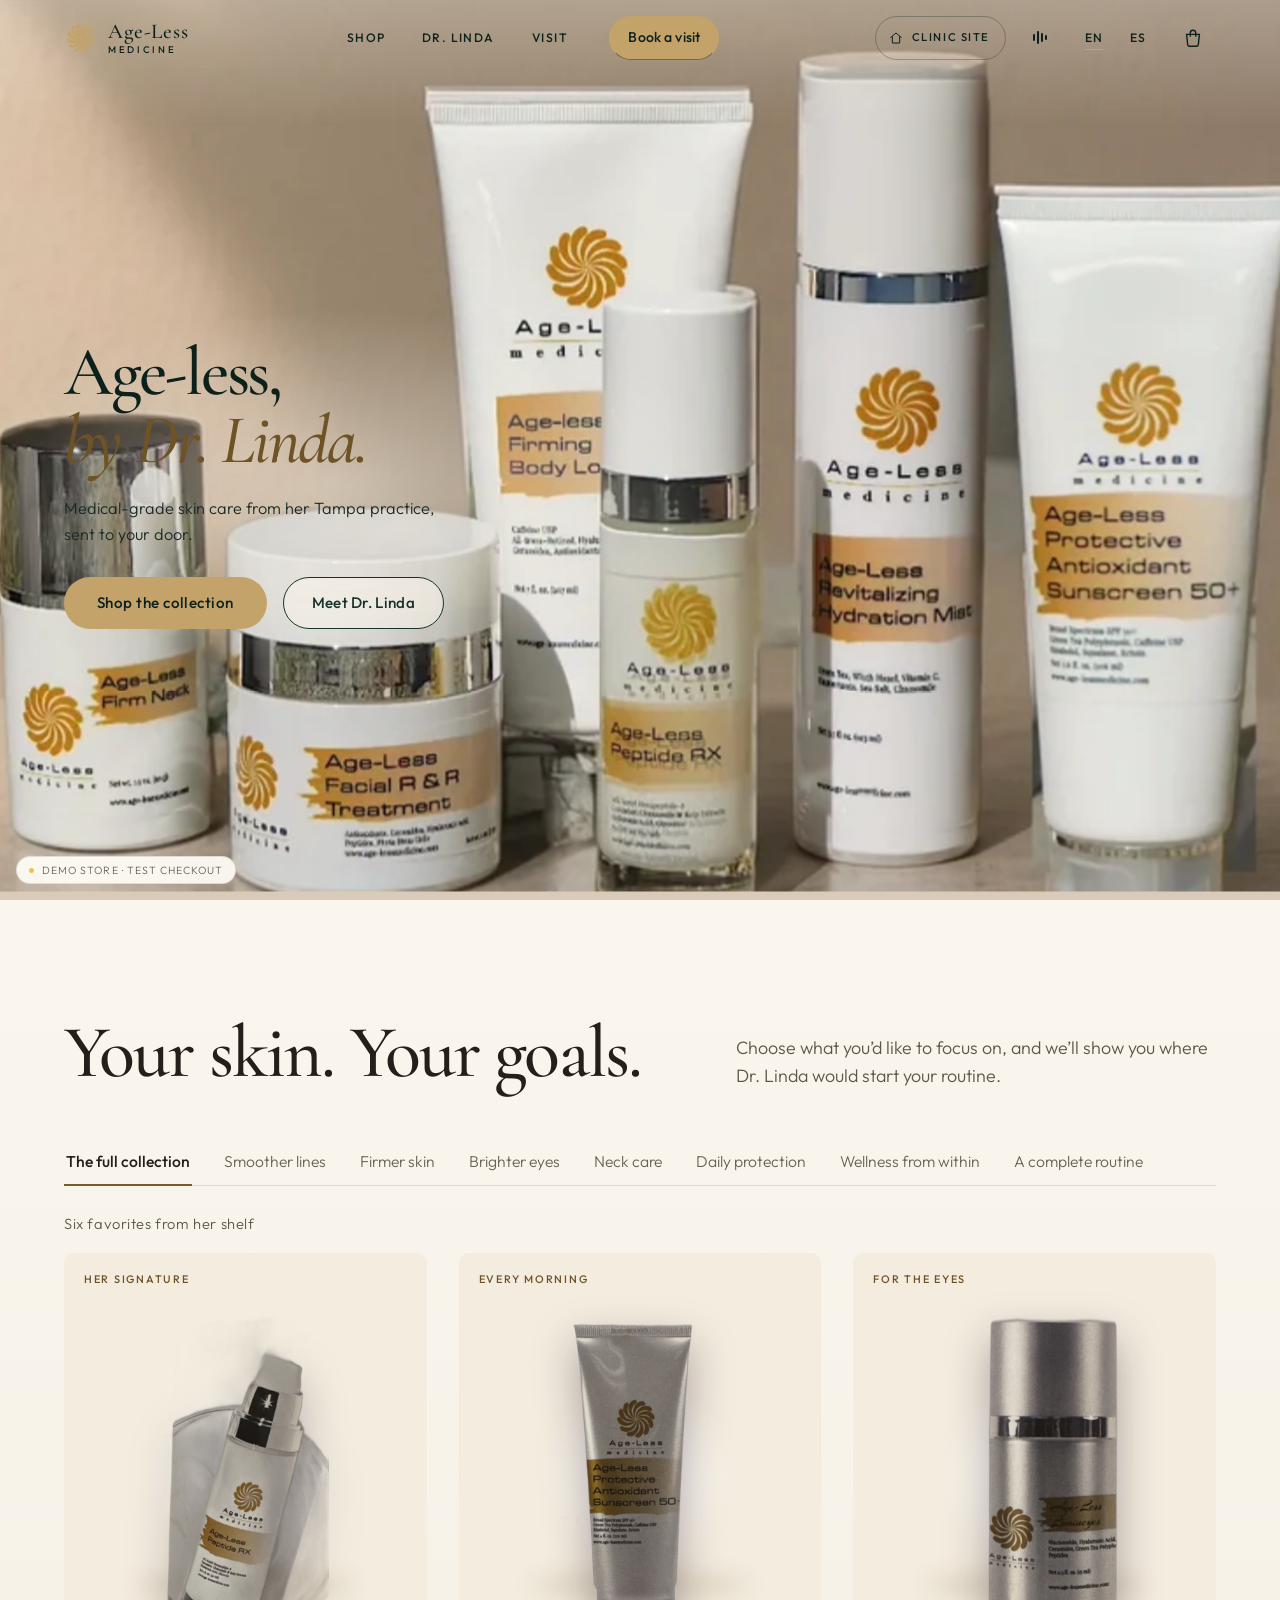
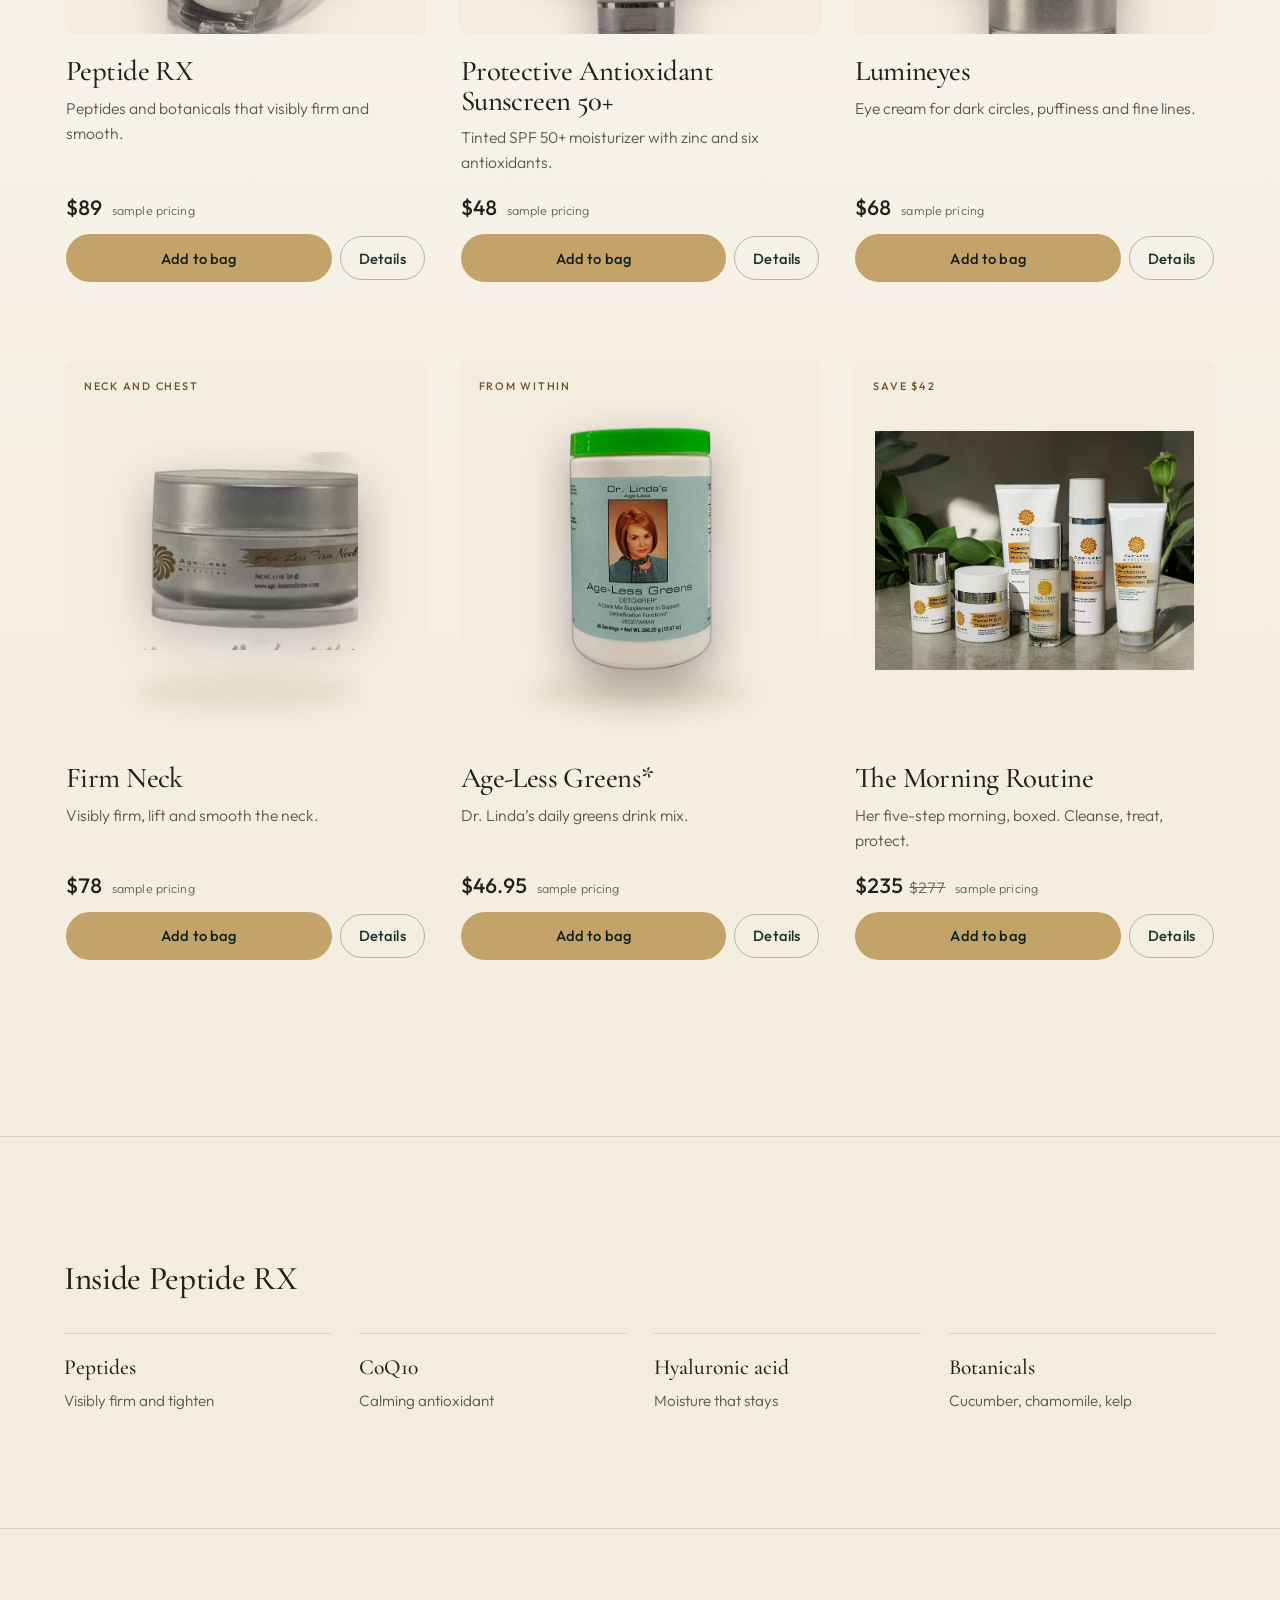
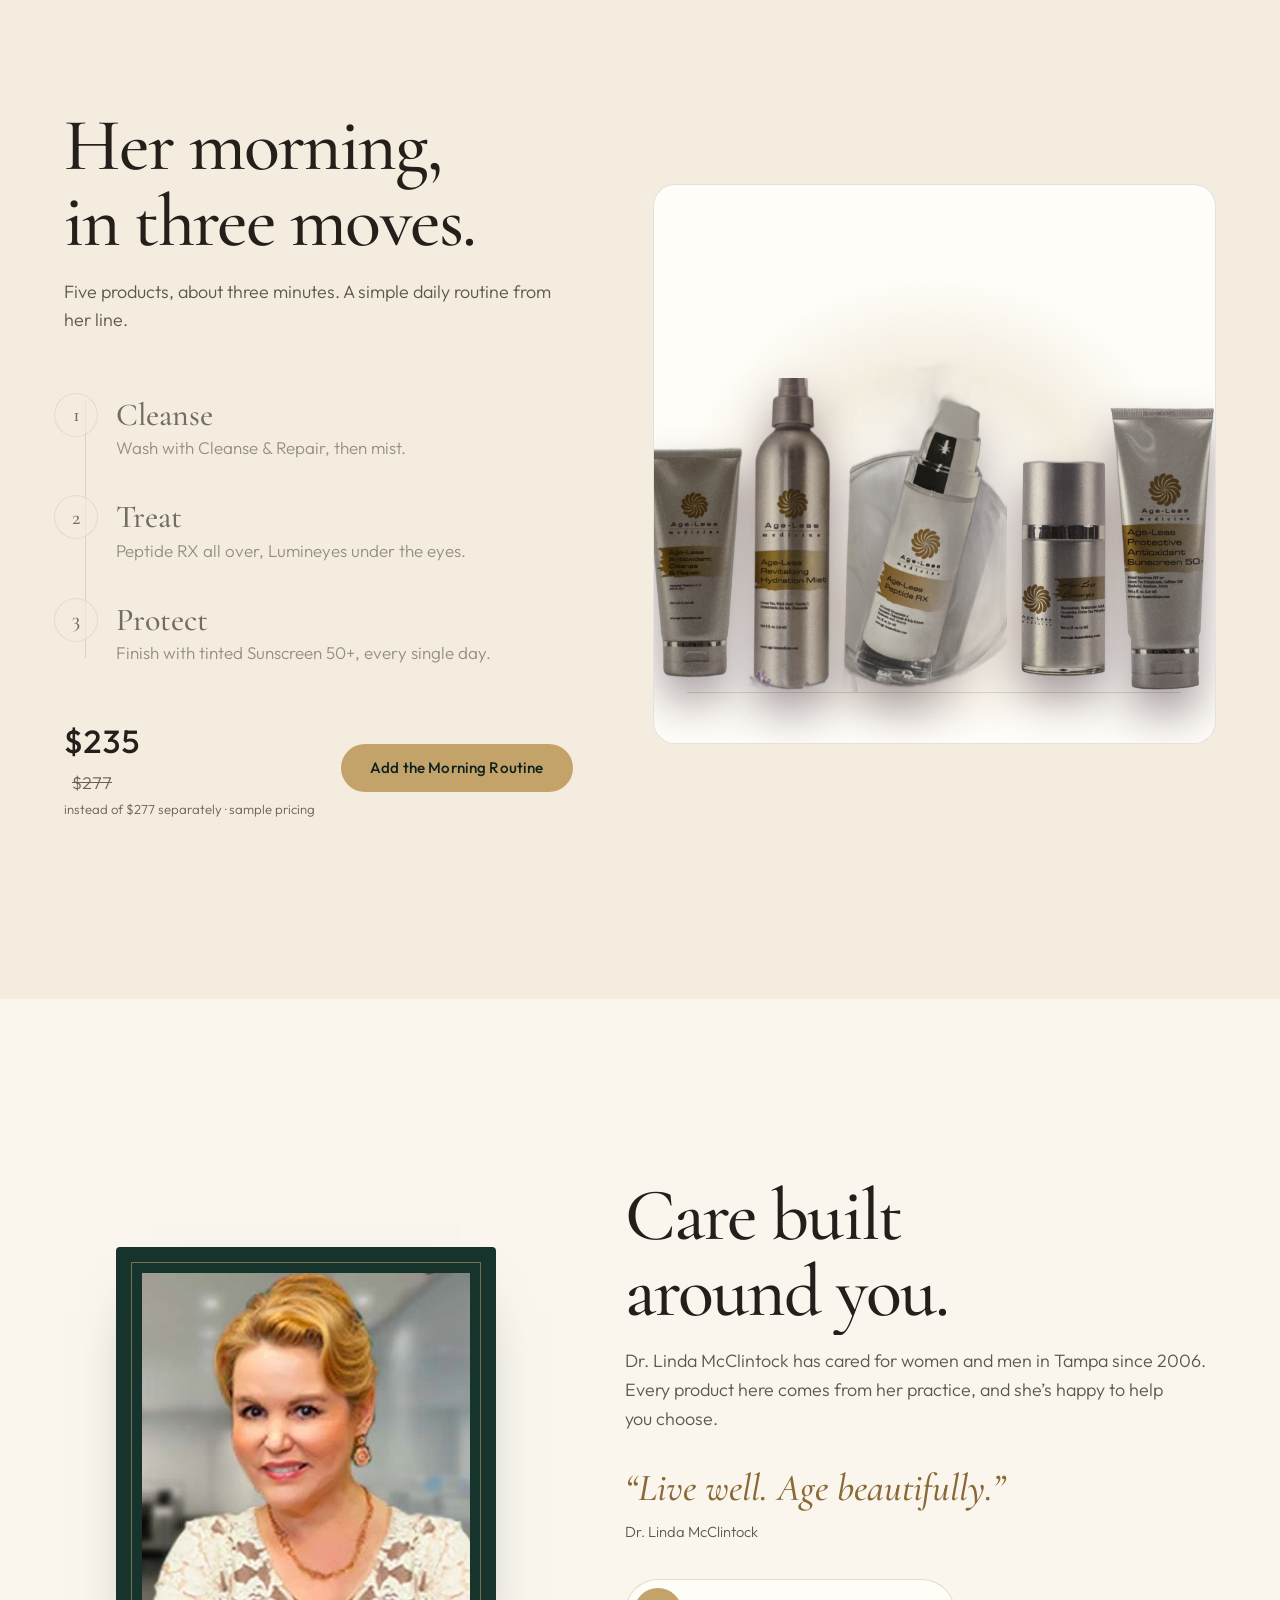
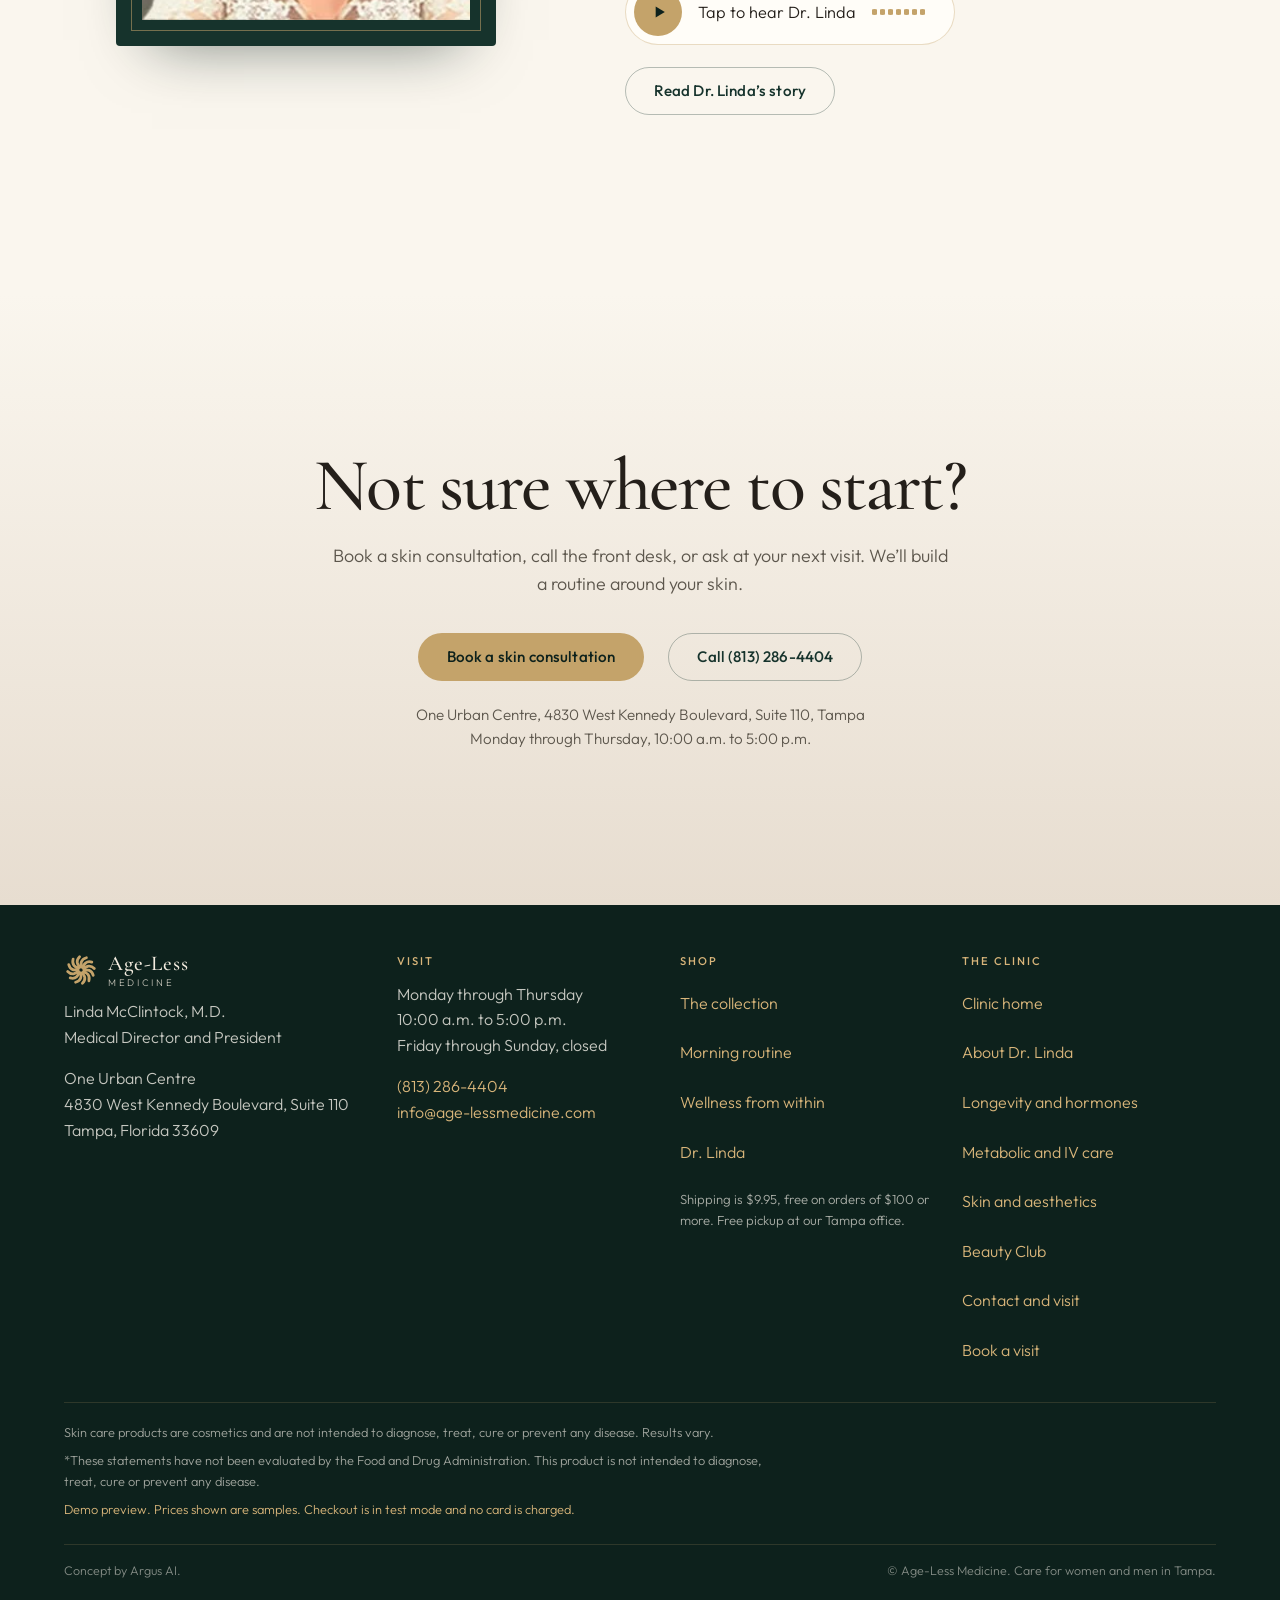
<file: site/index.html>
<!doctype html>
<html lang="en" data-theme="mixed">
<head>
<meta charset="utf-8">
<meta name="viewport" content="width=device-width, initial-scale=1, viewport-fit=cover">
<title>Age-Less Medicine | Skin care by Dr. Linda McClintock</title>
<meta name="description" content="Medical-grade skin care and supplements from Dr. Linda McClintock's Tampa practice. Shop Peptide RX, Lumineyes, Firm Neck, Sunscreen 50+ and more.">
<meta name="robots" content="noindex">
<meta name="theme-color" content="#16332c">
<link rel="icon" href="../favicon.svg" type="image/svg+xml">
<link rel="icon" href="../images/brand/favicon-32.png" type="image/png" sizes="32x32">
<link rel="apple-touch-icon" href="../images/brand/apple-touch-icon.png">
<!-- Share preview. Absolute URLs: switch to the shop's real domain at launch. -->
<meta property="og:type" content="website">
<meta property="og:site_name" content="Age-Less Medicine">
<meta property="og:title" content="Age-Less Medicine | Skin care by Dr. Linda McClintock">
<meta property="og:description" content="Medical-grade skin care from Dr. Linda McClintock's Tampa practice, sent to your door.">
<meta property="og:url" content="https://botgob.github.io/ageless-demo-concept/site/">
<meta property="og:image" content="https://botgob.github.io/ageless-demo-concept/images/og/og-shop.jpg">
<meta property="og:image:width" content="1200">
<meta property="og:image:height" content="630">
<meta property="og:image:alt" content="Age-Less skin care by Dr. Linda, on a stone counter">
<meta name="twitter:card" content="summary_large_image">
<meta name="twitter:title" content="Age-Less Medicine | Skin care by Dr. Linda McClintock">
<meta name="twitter:description" content="Medical-grade skin care from Dr. Linda McClintock's Tampa practice, sent to your door.">
<meta name="twitter:image" content="https://botgob.github.io/ageless-demo-concept/images/og/og-shop.jpg">
<link rel="preload" as="image" type="image/webp" media="(min-width: 861px)" href="assets/img/hero-editorial-1400.webp" imagesrcset="assets/img/hero-editorial-1400.webp 1400w, assets/img/hero-editorial.webp 2256w" imagesizes="100vw">
<link rel="preload" as="image" type="image/webp" media="(max-width: 860px)" href="assets/img/hero-ed-sq-780.webp">
<style>html{background:#faf6ee}</style>
<link rel="preload" href="assets/fonts/CormorantGaramond-500.woff2" as="font" type="font/woff2" crossorigin>
<link rel="preload" href="assets/fonts/CormorantGaramond-500i.woff2" as="font" type="font/woff2" crossorigin>
<link rel="preload" href="assets/fonts/Outfit-300.woff2" as="font" type="font/woff2" crossorigin>
<link rel="stylesheet" href="assets/fonts.css?v=20261122-feed">
<link rel="stylesheet" href="assets/css/style.css?v=20261122-feed">
<link rel="stylesheet" href="assets/css/heroes.css?v=20261122-feed">
<link rel="stylesheet" href="assets/css/unify.css?v=20261122-feed">
<link rel="stylesheet" href="assets/css/premium.css?v=20261122-feed">
<link rel="stylesheet" href="assets/css/upscale.css?v=20261122-feed">
<!-- LAYOUT: clean landing is the default. Add ?layout=full to see the original motion-heavy hero for comparison. -->
<script>(function(){var q=new URLSearchParams(location.search),d=document.documentElement;d.setAttribute('data-layout', q.get('layout') === 'full' ? 'full' : 'clean');
/* HERO MOCKUPS (2026-11-14): ?hero=a..e previews five first-screen directions. No param = B (Editorial), Vito's pick 2026-11-14. ?hero=now shows the earlier dark green clean hero. */
var h=(q.get('hero')||'b').toLowerCase(); if(/^[a-e]$/.test(h) && q.get('layout')!=='full') d.setAttribute('data-hero',h);})();</script>
</head>
<body>
<!-- Age-Less Medicine shop demo. Static, self-contained. Checkout is simulated in JS (test mode)
     unless a Storefront API token is set in assets/js/shopify.js, which sends the bag to the
     Shopify test store's checkout instead. See README.md. -->
<a class="skip" href="#shop" data-i18n="skip">Skip to the shop</a>

<!-- Intro curtain: the gold mark draws, then lifts. Under 1.6s, skipped for reduced motion. -->
<div class="intro" id="intro" aria-hidden="true">
  <svg class="intro-mark" viewBox="0 0 48 48"><g class="petals"><g transform="translate(48 0) scale(-1 1)" fill="none" stroke="currentColor" stroke-width="3.9" stroke-linecap="round"><path d="M24 19.8 C 30 17.5, 31.5 10.5, 26 5.2" transform="rotate(0 24 24)"/><path d="M24 19.8 C 30 17.5, 31.5 10.5, 26 5.2" transform="rotate(30 24 24)"/><path d="M24 19.8 C 30 17.5, 31.5 10.5, 26 5.2" transform="rotate(60 24 24)"/><path d="M24 19.8 C 30 17.5, 31.5 10.5, 26 5.2" transform="rotate(90 24 24)"/><path d="M24 19.8 C 30 17.5, 31.5 10.5, 26 5.2" transform="rotate(120 24 24)"/><path d="M24 19.8 C 30 17.5, 31.5 10.5, 26 5.2" transform="rotate(150 24 24)"/><path d="M24 19.8 C 30 17.5, 31.5 10.5, 26 5.2" transform="rotate(180 24 24)"/><path d="M24 19.8 C 30 17.5, 31.5 10.5, 26 5.2" transform="rotate(210 24 24)"/><path d="M24 19.8 C 30 17.5, 31.5 10.5, 26 5.2" transform="rotate(240 24 24)"/><path d="M24 19.8 C 30 17.5, 31.5 10.5, 26 5.2" transform="rotate(270 24 24)"/><path d="M24 19.8 C 30 17.5, 31.5 10.5, 26 5.2" transform="rotate(300 24 24)"/><path d="M24 19.8 C 30 17.5, 31.5 10.5, 26 5.2" transform="rotate(330 24 24)"/></g></g></svg>
  <div class="intro-word brand-text"><span class="brand-name">Age-Less</span><span class="brand-sub">Medicine</span></div>
</div>

<div class="demo-flag" role="note"><span class="dot"></span><span class="flag-full" data-i18n="demo_flag">Demo store - sample prices - test checkout</span><span class="flag-clean" data-i18n="demo_flag_short">Demo store · test checkout</span></div>

<header class="top" id="top">
  <a class="brand" href="../index.html" data-main-site data-main-aria="brand_aria" aria-label="Age-Less Medicine, clinic home">
    <svg class="brand-mark brand-swirl" viewBox="0 0 48 48" aria-hidden="true"><g transform="translate(48 0) scale(-1 1)" fill="none" stroke="currentColor" stroke-width="3.9" stroke-linecap="round"><path d="M24 19.8 C 30 17.5, 31.5 10.5, 26 5.2" transform="rotate(0 24 24)"/><path d="M24 19.8 C 30 17.5, 31.5 10.5, 26 5.2" transform="rotate(30 24 24)"/><path d="M24 19.8 C 30 17.5, 31.5 10.5, 26 5.2" transform="rotate(60 24 24)"/><path d="M24 19.8 C 30 17.5, 31.5 10.5, 26 5.2" transform="rotate(90 24 24)"/><path d="M24 19.8 C 30 17.5, 31.5 10.5, 26 5.2" transform="rotate(120 24 24)"/><path d="M24 19.8 C 30 17.5, 31.5 10.5, 26 5.2" transform="rotate(150 24 24)"/><path d="M24 19.8 C 30 17.5, 31.5 10.5, 26 5.2" transform="rotate(180 24 24)"/><path d="M24 19.8 C 30 17.5, 31.5 10.5, 26 5.2" transform="rotate(210 24 24)"/><path d="M24 19.8 C 30 17.5, 31.5 10.5, 26 5.2" transform="rotate(240 24 24)"/><path d="M24 19.8 C 30 17.5, 31.5 10.5, 26 5.2" transform="rotate(270 24 24)"/><path d="M24 19.8 C 30 17.5, 31.5 10.5, 26 5.2" transform="rotate(300 24 24)"/><path d="M24 19.8 C 30 17.5, 31.5 10.5, 26 5.2" transform="rotate(330 24 24)"/></g></svg>
    <span class="brand-text"><span class="brand-name">Age-Less</span><span class="brand-sub">Medicine</span></span>
  </a>
  <nav class="nav" id="shopNav" aria-label="Main">
    <a href="#shop" data-i18n="nav_shop">Shop</a>
    <a class="nav-full" href="#routine" data-i18n="nav_routine">Morning routine</a>
    <a href="#about" data-i18n="nav_about">Dr. Linda</a>
    <a href="#visit" data-i18n="nav_visit">Visit</a>
    <a class="nav-menu-only" href="../index.html" data-main-site data-i18n="clinic_site">Clinic site</a>
    <a class="btn gold nav-book" href="../index.html#book" data-main-site data-main-hash="#book-skin" data-i18n="book_visit">Book a visit</a>
  </nav>
  <!-- MAIN SITE LINK: relative because the shop demo sits inside the main demo folder.
       In her real two-site setup, point this at the clinic site (age-lessmedicine.com). -->
  <div class="tools">
    <!-- CLINIC LINK (2026-11-14): always visible on every hero, desktop and phone. app.js adds ?lang= -->
    <a class="clinic-link" href="../index.html" data-main-site><svg viewBox="0 0 24 24" aria-hidden="true"><path d="M4 11.2 12 4.5l8 6.7" fill="none" stroke="currentColor" stroke-width="1.5" stroke-linecap="round" stroke-linejoin="round"/><path d="M6.5 9.6V19.5h11V9.6" fill="none" stroke="currentColor" stroke-width="1.5" stroke-linejoin="round"/></svg><span class="cl-long" data-i18n="clinic_site">Clinic site</span><span class="cl-short" data-i18n="clinic_short">Clinic</span></a>
    <a class="back-main" href="../index.html" data-main-site><svg viewBox="0 0 24 24" aria-hidden="true"><path d="M15 5l-7 7 7 7" fill="none" stroke="currentColor" stroke-width="1.6" stroke-linecap="round" stroke-linejoin="round"/></svg><span data-i18n="back_main">Back to Age-Less Medicine</span></a>
    <button class="voice-btn" type="button" data-voice aria-describedby="voice-pop">
      <span class="bars" aria-hidden="true"><i></i><i></i><i></i><i></i></span>
      <span class="lbl" data-i18n="hear">Hear Dr. Linda</span>
    </button>
    <div class="lang" role="group" aria-label="Language / Idioma">
      <button type="button" data-lang="en" aria-pressed="true">EN</button>
      <button type="button" data-lang="es" aria-pressed="false">ES</button>
    </div>
    <button class="bag-btn" type="button" id="bagBtn" aria-label="Bag, 0 items">
      <svg viewBox="0 0 24 24" aria-hidden="true"><path d="M5 8h14l-1.2 11.2a2 2 0 0 1-2 1.8H8.2a2 2 0 0 1-2-1.8L5 8Z" fill="none" stroke="currentColor" stroke-width="1.5"/><path d="M9 10V6.5a3 3 0 0 1 6 0V10" fill="none" stroke="currentColor" stroke-width="1.5" stroke-linecap="round"/></svg>
      <span class="count" id="bagCount">0</span>
    </button>
    <button class="nav-toggle" type="button" aria-expanded="false" aria-controls="shopNav" data-i18n-aria="menu_open" aria-label="Open menu"><span></span></button>
  </div>
</header>

<div class="voice-pop" id="voice-pop" role="status" aria-live="polite" hidden>
  <div class="wave" aria-hidden="true"><i></i><i></i><i></i><i></i><i></i><i></i><i></i><i></i><i></i><i></i><i></i><i></i></div>
  <p data-i18n="voice_soon">Her welcome, in her own voice, is coming soon.</p>
</div>

<main id="main">
  <!-- CLEAN HERO (default): one headline, one line, one button, one straight photo. -->
  <section class="hero-clean" id="heroClean" aria-labelledby="heroCleanTitle">
    <div class="hc-copy">
      <h1 id="heroCleanTitle" class="display"><span data-i18n="hero_title_1">Age-less,</span> <em data-i18n="hero_title_2">by Dr. Linda.</em></h1>
      <p class="hc-sub" data-i18n="hc_sub">Medical-grade skin care from her Tampa practice, sent to your door.</p>
      <div class="hc-actions">
        <a class="btn gold" href="#shop" data-i18n="hc_cta">Shop the collection</a>
        <a class="hc-link" href="#about" data-i18n="hc_link">Meet Dr. Linda</a>
      </div>
    </div>
    <figure class="hc-media">
      <a class="hc-photo" href="#shop">
        <img src="assets/img/hero-lineup.webp" srcset="assets/img/hero-lineup-800.webp 800w, assets/img/hero-lineup.webp 1227w" sizes="(max-width: 860px) 92vw, 660px" data-i18n-alt="hc_alt" alt="Age-Less Medicine skin care lineup on a marble counter: Firm Neck, Facial R &amp; R Treatment, Firming Body Lotion, Peptide RX, Revitalizing Hydration Mist and Protective Antioxidant Sunscreen 50+" width="1227" height="920" loading="lazy" decoding="async">
      </a>
      <figcaption><span data-i18n="hc_cap">The Age-Less collection</span><a class="hc-cap-link" href="#shop" data-i18n="hc_cap_link">Shop all</a></figcaption>
    </figure>
  </section>

  <!-- HERO MOCKUP A "Ivory": warm ivory, deep green type, gold button, large photo. -->
  <section class="hv hv-a" id="heroA" aria-labelledby="heroTA">
    <div class="hv-copy">
      <p class="hv-eyebrow"><span data-i18n="hv_tag">Live well. Age beautifully.</span></p>
      <h1 id="heroTA" class="display hv-title"><span data-i18n="hero_title_1">Age-less,</span> <em data-i18n="hero_title_2">by Dr. Linda.</em></h1>
      <p class="hv-sub" data-i18n="hc_sub">Medical-grade skin care from her Tampa practice, sent to your door.</p>
      <div class="hv-actions">
        <a class="btn gold" href="#shop" data-i18n="hc_cta">Shop the collection</a>
        <a class="hc-link" href="#about" data-i18n="hc_link">Meet Dr. Linda</a>
      </div>
    </div>
    <figure class="hv-media">
      <a class="hv-photo" href="#shop"><img src="assets/img/hero-ed-43.webp" srcset="assets/img/hero-ed-43-820.webp 820w, assets/img/hero-ed-43.webp 1400w" sizes="(max-width: 860px) 92vw, 760px" width="1400" height="1050" loading="lazy" decoding="async" data-i18n-alt="hc_alt" alt="Age-Less Medicine skin care lineup on a marble counter: Firm Neck, Facial R &amp; R Treatment, Firming Body Lotion, Peptide RX, Revitalizing Hydration Mist and Protective Antioxidant Sunscreen 50+"></a>
      <figcaption><span data-i18n="hc_cap">The Age-Less collection</span><a class="hc-cap-link" href="#shop" data-i18n="hc_cap_link">Shop all</a></figcaption>
    </figure>
  </section>

  <!-- HERO MOCKUP B "Editorial": full-bleed campaign photo, type set on the counter. -->
  <section class="hv hv-b" id="heroB" aria-labelledby="heroTB">
    <a class="hv-photo" href="#shop" tabindex="-1">
      <picture>
        <source media="(max-width: 860px)" srcset="assets/img/hero-ed-sq-780.webp 780w, assets/img/hero-ed-sq.webp 1050w" sizes="100vw">
        <img src="assets/img/hero-editorial.webp" srcset="assets/img/hero-editorial-1400.webp 1400w, assets/img/hero-editorial.webp 2256w" sizes="100vw" width="2256" height="1270" fetchpriority="high" decoding="sync" data-i18n-alt="hc_alt" alt="Age-Less Medicine skin care lineup on a marble counter: Firm Neck, Facial R &amp; R Treatment, Firming Body Lotion, Peptide RX, Revitalizing Hydration Mist and Protective Antioxidant Sunscreen 50+">
      </picture>
    </a>
    <div class="hv-copy">
      <h1 id="heroTB" class="display hv-title"><span data-i18n="hero_title_1">Age-less,</span> <em data-i18n="hero_title_2">by Dr. Linda.</em></h1>
      <p class="hv-sub" data-i18n="hc_sub">Medical-grade skin care from her Tampa practice, sent to your door.</p>
      <div class="hv-actions">
        <a class="btn gold" href="#shop" data-i18n="hc_cta">Shop the collection</a>
        <a class="hc-link" href="#about" data-i18n="hc_link">Meet Dr. Linda</a>
      </div>
    </div>
  </section>

  <!-- HERO MOCKUP C "Stone Split": 50/50, stone panel with type, photo edge to edge. -->
  <section class="hv hv-c" id="heroC" aria-labelledby="heroTC">
    <div class="hv-panel">
      <div class="hv-copy">
        <p class="hv-eyebrow"><span data-i18n="hv_who">Dr. Linda McClintock</span><i aria-hidden="true"></i><span data-i18n="hv_where">Tampa, Florida</span></p>
        <h1 id="heroTC" class="display hv-title"><span data-i18n="hero_title_1">Age-less,</span> <em data-i18n="hero_title_2">by Dr. Linda.</em></h1>
        <p class="hv-sub" data-i18n="hc_sub">Medical-grade skin care from her Tampa practice, sent to your door.</p>
        <div class="hv-actions">
        <a class="btn gold" href="#shop" data-i18n="hc_cta">Shop the collection</a>
        <a class="hc-link" href="#about" data-i18n="hc_link">Meet Dr. Linda</a>
      </div>
      </div>
      <p class="hv-note" data-i18n="hv_tag">Live well. Age beautifully.</p>
    </div>
    <a class="hv-photo" href="#shop"><img src="assets/img/hero-tall.webp" srcset="assets/img/hero-tall-780.webp 780w, assets/img/hero-tall.webp 1227w" sizes="(max-width: 860px) 100vw, 50vw" width="1227" height="1636" loading="lazy" decoding="async" data-i18n-alt="hc_alt" alt="Age-Less Medicine skin care lineup on a marble counter: Firm Neck, Facial R &amp; R Treatment, Firming Body Lotion, Peptide RX, Revitalizing Hydration Mist and Protective Antioxidant Sunscreen 50+"></a>
  </section>

  <!-- HERO MOCKUP D "Eucalyptus": soft sage monochrome, cream type, arched photo, airy. -->
  <section class="hv hv-d" id="heroD" aria-labelledby="heroTD">
    <a class="hv-photo" href="#shop"><img src="assets/img/hero-arch.webp" srcset="assets/img/hero-arch-700.webp 700w, assets/img/hero-arch.webp 1167w" sizes="(max-width: 860px) 84vw, 560px" width="1167" height="1400" loading="lazy" decoding="async" data-i18n-alt="hc_alt" alt="Age-Less Medicine skin care lineup on a marble counter: Firm Neck, Facial R &amp; R Treatment, Firming Body Lotion, Peptide RX, Revitalizing Hydration Mist and Protective Antioxidant Sunscreen 50+"></a>
    <div class="hv-copy">
      <p class="hv-eyebrow"><span data-i18n="hv_tag">Live well. Age beautifully.</span></p>
      <h1 id="heroTD" class="display hv-title"><span data-i18n="hero_title_1">Age-less,</span> <em data-i18n="hero_title_2">by Dr. Linda.</em></h1>
      <p class="hv-sub" data-i18n="hc_sub">Medical-grade skin care from her Tampa practice, sent to your door.</p>
      <div class="hv-actions">
        <a class="btn gold" href="#shop" data-i18n="hc_cta">Shop the collection</a>
        <a class="hc-link" href="#about" data-i18n="hc_link">Meet Dr. Linda</a>
      </div>
    </div>
  </section>

  <!-- HERO MOCKUP E "Atelier": centered, her tagline as the headline, gold hairlines, panoramic lineup. -->
  <section class="hv hv-e" id="heroE" aria-labelledby="heroTE">
    <div class="hv-copy">
      <p class="hv-eyebrow"><i aria-hidden="true"></i><span data-i18n="hv_e_eyebrow">Age-Less Medicine by Dr. Linda</span><i aria-hidden="true"></i></p>
      <h1 id="heroTE" class="display hv-title"><span data-i18n="hv_e_t1">Live well.</span> <em data-i18n="hv_e_t2">Age beautifully.</em></h1>
      <p class="hv-sub" data-i18n="hc_sub">Medical-grade skin care from her Tampa practice, sent to your door.</p>
      <div class="hv-actions">
        <a class="btn gold" href="#shop" data-i18n="hc_cta">Shop the collection</a>
        <a class="hc-link" href="#about" data-i18n="hc_link">Meet Dr. Linda</a>
      </div>
    </div>
    <figure class="hv-media">
      <a class="hv-photo" href="#shop"><img src="assets/img/hero-ed-wide.webp" srcset="assets/img/hero-ed-wide-1000.webp 1000w, assets/img/hero-ed-wide.webp 1643w" sizes="(max-width: 860px) 100vw, 1000px" width="1643" height="822" loading="lazy" decoding="async" data-i18n-alt="hc_alt" alt="Age-Less Medicine skin care lineup on a marble counter: Firm Neck, Facial R &amp; R Treatment, Firming Body Lotion, Peptide RX, Revitalizing Hydration Mist and Protective Antioxidant Sunscreen 50+"></a>
      <figcaption><span data-i18n="hc_cap">The Age-Less collection</span><a class="hc-cap-link" href="#shop" data-i18n="hc_cap_link">Shop all</a></figcaption>
    </figure>
  </section>
  <!-- HERO: one authored moment. Peptide RX rises out of the dark and turns as you scroll. -->
  <section class="hero hero-full" id="hero" aria-labelledby="heroTitle">
    <div class="hero-sticky">
      <div class="hero-glow" aria-hidden="true"></div>
      <div class="cursor-glow" id="cursorGlow" aria-hidden="true"></div>
      <div class="hero-copy">
        <h1 id="heroTitle" class="display">
          <span class="line"><span class="rise" data-i18n="hero_title_1">Age-less,</span></span>
          <span class="line"><em class="rise" data-i18n="hero_title_2">by Dr. Linda.</em></span>
        </h1>
        <p class="hero-sub fade-in" data-i18n="hero_sub">The same products she trusts in the treatment room, chosen for your skin and sent to your door.</p>
        <div class="hero-ctas fade-in">
          <button class="btn gold" type="button" data-open="peptide-rx"><span data-i18n="hero_cta">Shop Peptide RX</span> <span class="price-chip"><span data-price="89" data-live-price="peptide-rx"></span></span></button>
          <a class="btn ghost" href="#shop" data-i18n="hero_cta2">Shop by skin goal</a>
        </div>
        <p class="hero-foot fade-in" data-i18n="hero_kicker_line">Medical-grade skin care from her Tampa practice</p>
      </div>
      <div class="hero-stage" aria-hidden="true">
        <div class="ring r1"></div><div class="ring r2"></div>
        <div class="portal" id="portal">
          <img src="assets/img/peptide-hero.webp" alt="" width="750" height="1420" loading="lazy" decoding="async">
        </div>
        <div class="callout c1"><b data-i18n="call_1">Peptides</b><span data-i18n="call_1b">Visibly firm and tighten</span></div>
        <div class="callout c2"><b data-i18n="call_2">CoQ10</b><span data-i18n="call_2b">Calming antioxidant</span></div>
        <div class="callout c3"><b data-i18n="call_3">Hyaluronic acid</b><span data-i18n="call_3b">Moisture that stays</span></div>
        <div class="callout c4"><b data-i18n="call_4">Botanicals</b><span data-i18n="call_4b">Cucumber, chamomile, kelp</span></div>
      </div>
      <p class="reveal-line" data-i18n="reveal_line">Peptides have been part of her practice for over twenty years. This is the serum she built around them.</p>
      <div class="scroll-cue fade-in" aria-hidden="true"><span data-i18n="scroll">Scroll</span><i></i></div>
    </div>
  </section>

  <!-- SHOP BY SKIN GOAL (framed as goals, after her pamphlet: "Your beauty. Your way.") -->
  <section class="shop" id="shop" aria-labelledby="shopTitle">
    <div class="wrap">
      <div class="shop-head">
        <h2 id="shopTitle" class="display md" data-i18n="concern_title">Your skin. Your&nbsp;goals.</h2>
        <p class="lede" data-i18n="concern_sub">Choose what you'd like to focus on, and we'll show you where Dr. Linda would start your routine.</p>
      </div>
      <div class="chips" role="group" aria-label="Skin goals" data-i18n-aria="goals_aria" id="chips">
        <button type="button" class="chip" data-c="all" aria-pressed="true" data-i18n="c_all">The full collection</button>
        <button type="button" class="chip" data-c="lines" aria-pressed="false" data-i18n="c_lines">Smoother lines</button>
        <button type="button" class="chip" data-c="firm" aria-pressed="false" data-i18n="c_firm">Firmer skin</button>
        <button type="button" class="chip" data-c="eyes" aria-pressed="false" data-i18n="c_eyes">Brighter eyes</button>
        <button type="button" class="chip" data-c="neck" aria-pressed="false" data-i18n="c_neck">Neck care</button>
        <button type="button" class="chip" data-c="sun" aria-pressed="false" data-i18n="c_sun">Daily protection</button>
        <button type="button" class="chip" data-c="inside" aria-pressed="false" data-i18n="c_inside">Wellness from within</button>
        <button type="button" class="chip" data-c="routine" aria-pressed="false" data-i18n="c_routine">A complete routine</button>
      </div>
      <p class="picks" id="picks" aria-live="polite"></p>
      <div class="grid" id="grid"></div>
    </div>
  </section>

  <!-- INGREDIENTS (clean layout): the hero callouts, moved down here as a quiet row -->
  <section class="ingr" id="ingredients" aria-labelledby="ingrTitle">
    <div class="wrap">
      <h2 id="ingrTitle" class="ingr-title" data-i18n="ingr_title">Inside Peptide RX</h2>
      <ul class="ingr-list">
        <li><b data-i18n="call_1">Peptides</b><span data-i18n="call_1b">Visibly firm and tighten</span></li>
        <li><b data-i18n="call_2">CoQ10</b><span data-i18n="call_2b">Calming antioxidant</span></li>
        <li><b data-i18n="call_3">Hyaluronic acid</b><span data-i18n="call_3b">Moisture that stays</span></li>
        <li><b data-i18n="call_4">Botanicals</b><span data-i18n="call_4b">Cucumber, chamomile, kelp</span></li>
      </ul>
    </div>
  </section>

  <!-- MORNING ROUTINE: steps light up as you scroll -->
  <section class="routine" id="routine" aria-labelledby="routineTitle">
    <div class="wrap routine-wrap">
      <div class="routine-copy">
        <h2 id="routineTitle" class="display md" data-i18n="routine_title">Her morning, in three moves.</h2>
        <p class="lede" data-i18n="routine_sub">Five products, about three minutes.</p>
        <ol class="steps" id="steps">
          <li class="step" data-step="0"><span class="n">1</span><div><h3 data-i18n="step_1">Cleanse</h3><p data-i18n="step_1b">Wash with Cleanse &amp; Repair, then mist.</p></div></li>
          <li class="step" data-step="1"><span class="n">2</span><div><h3 data-i18n="step_2">Treat</h3><p data-i18n="step_2b">Peptide RX all over, Lumineyes under the eyes.</p></div></li>
          <li class="step" data-step="2"><span class="n">3</span><div><h3 data-i18n="step_3">Protect</h3><p data-i18n="step_3b">Finish with tinted Sunscreen 50+, every single day.</p></div></li>
        </ol>
        <div class="routine-buy">
          <div class="rp"><span class="big" data-price="235" data-live-price="morning-routine"></span> <s data-price="277" data-live-compare="morning-routine"></s><small><span data-i18n="routine_price_note">instead of $277 separately</span> · <span data-i18n="sample">sample pricing</span></small></div>
          <button class="btn gold" type="button" data-add="morning-routine" data-i18n="routine_cta">Add the Morning Routine</button>
        </div>
      </div>
      <div class="shelf" id="shelf" aria-hidden="true">
        <div class="shelf-line"></div>
        <img data-g="0" src="assets/img/cleanse-repair.webp" alt="" width="458" height="900" loading="lazy" decoding="async">
        <img data-g="0" src="assets/img/hydration-mist.webp" alt="" width="294" height="900" loading="lazy" decoding="async">
        <img data-g="1" src="assets/img/peptide-rx.webp" alt="" width="451" height="900" loading="lazy" decoding="async">
        <img data-g="1" src="assets/img/lumineyes.webp" alt="" width="423" height="900" loading="lazy" decoding="async">
        <img data-g="2" src="assets/img/sunscreen-50.webp" alt="" width="442" height="900" loading="lazy" decoding="async">
      </div>
    </div>
  </section>

  <!-- DR. LINDA -->
  <section class="about" id="about" aria-labelledby="aboutTitle">
    <div class="wrap about-wrap">
      <figure class="about-photo">
        <img src="assets/img/dr-linda.webp" alt="Dr. Linda McClintock" data-i18n-alt="about_photo_alt" width="302" height="319" loading="lazy" decoding="async">
      </figure>
      <div class="about-copy">
        <h2 id="aboutTitle" class="display md" data-i18n="about_title">Care built around you.</h2>
        <p class="lede" data-i18n="about_body"></p>
        <blockquote><p data-i18n="about_quote">"Live well. Age beautifully."</p><cite data-i18n="about_sign">Dr. Linda McClintock</cite></blockquote>
        <button class="voice-big" type="button" data-voice>
          <span class="play" aria-hidden="true"><svg viewBox="0 0 24 24"><path d="M8 5.5v13l11-6.5-11-6.5Z" fill="currentColor"/></svg></span>
          <span data-i18n="voice_cta">Tap to hear Dr. Linda</span>
          <span class="wave sm" aria-hidden="true"><i></i><i></i><i></i><i></i><i></i><i></i><i></i></span>
        </button>
        <p class="about-more"><a class="btn ghost" href="../about.html" data-main-site data-main-path="about.html" data-i18n="about_story">Read Dr. Linda's story</a></p>
      </div>
    </div>
  </section>

  <section class="visit" id="visit" aria-labelledby="visitTitle">
    <div class="wrap visit-wrap">
      <h2 id="visitTitle" class="display md" data-i18n="visit_title">Not sure where to start?</h2>
      <p class="lede" data-i18n="visit_body"></p>
      <div class="visit-row">
        <a class="btn gold" href="../index.html#book" data-main-site data-main-hash="#book-skin" data-i18n="book_consult">Book a skin consultation</a>
        <a class="btn ghost" href="tel:+18132864404" data-i18n="visit_call">Call (813) 286-4404</a>
      </div>
      <p class="where"><span data-i18n="visit_where"></span><br><span data-i18n="visit_hours">Monday through Thursday, 10:00 a.m. to 5:00 p.m.</span></p>
    </div>
  </section>
</main>

<!-- FOOTER: same structure as the clinic site footer (build.py footer()). Clinic links carry ?lang= via app.js. -->
<footer class="site-foot">
  <div class="wrap foot-grid">
    <div>
      <a class="brand" href="../index.html" data-main-site data-main-aria="brand_aria" aria-label="Age-Less Medicine, clinic home">
        <svg class="brand-mark brand-swirl" viewBox="0 0 48 48" aria-hidden="true"><g transform="translate(48 0) scale(-1 1)" fill="none" stroke="currentColor" stroke-width="3.9" stroke-linecap="round"><path d="M24 19.8 C 30 17.5, 31.5 10.5, 26 5.2" transform="rotate(0 24 24)"/><path d="M24 19.8 C 30 17.5, 31.5 10.5, 26 5.2" transform="rotate(30 24 24)"/><path d="M24 19.8 C 30 17.5, 31.5 10.5, 26 5.2" transform="rotate(60 24 24)"/><path d="M24 19.8 C 30 17.5, 31.5 10.5, 26 5.2" transform="rotate(90 24 24)"/><path d="M24 19.8 C 30 17.5, 31.5 10.5, 26 5.2" transform="rotate(120 24 24)"/><path d="M24 19.8 C 30 17.5, 31.5 10.5, 26 5.2" transform="rotate(150 24 24)"/><path d="M24 19.8 C 30 17.5, 31.5 10.5, 26 5.2" transform="rotate(180 24 24)"/><path d="M24 19.8 C 30 17.5, 31.5 10.5, 26 5.2" transform="rotate(210 24 24)"/><path d="M24 19.8 C 30 17.5, 31.5 10.5, 26 5.2" transform="rotate(240 24 24)"/><path d="M24 19.8 C 30 17.5, 31.5 10.5, 26 5.2" transform="rotate(270 24 24)"/><path d="M24 19.8 C 30 17.5, 31.5 10.5, 26 5.2" transform="rotate(300 24 24)"/><path d="M24 19.8 C 30 17.5, 31.5 10.5, 26 5.2" transform="rotate(330 24 24)"/></g></svg>
        <span class="brand-text"><span class="brand-name">Age-Less</span><span class="brand-sub">Medicine</span></span>
      </a>
      <p>Linda McClintock, M.D.<br><span data-i18n="f_director">Medical Director and President</span></p>
      <p>One Urban Centre<br>4830 West Kennedy Boulevard, Suite 110<br>Tampa, Florida 33609</p>
    </div>
    <div>
      <h2 data-i18n="nav_visit">Visit</h2>
      <p><span data-i18n="f_hours1">Monday through Thursday</span><br><span data-i18n="f_hours2">10:00 a.m. to 5:00 p.m.</span><br><span data-i18n="f_hours3">Friday through Sunday, closed</span></p>
      <p><a href="tel:+18132864404">(813) 286-4404</a><br><a href="mailto:info@age-lessmedicine.com">info@age-lessmedicine.com</a></p>
    </div>
    <div>
      <h2 data-i18n="nav_shop">Shop</h2>
      <ul class="foot-list">
        <li><a href="#shop" data-i18n="f_collection">The collection</a></li>
        <li><a href="#routine" data-i18n="nav_routine">Morning routine</a></li>
        <li><a href="?goal=inside#shop" data-goal="inside" data-i18n="c_inside">Wellness from within</a></li>
        <li><a href="#about" data-i18n="nav_about">Dr. Linda</a></li>
      </ul>
      <p class="foot-ship" data-i18n="ship_note">Shipping is $9.95, free on orders of $100 or more. Free pickup at our Tampa office.</p>
    </div>
    <div>
      <h2 data-i18n="f_clinic">The clinic</h2>
      <ul class="foot-list">
        <li><a href="../index.html" data-main-site data-i18n="f_clinic_home">Clinic home</a></li>
        <li><a href="../about.html" data-main-site data-main-path="about.html" data-i18n="f_about">About Dr. Linda</a></li>
        <li><a href="../longevity.html" data-main-site data-main-path="longevity.html" data-i18n="f_long">Longevity and hormones</a></li>
        <li><a href="../metabolic.html" data-main-site data-main-path="metabolic.html" data-i18n="f_meta">Metabolic and IV care</a></li>
        <li><a href="../aesthetics.html" data-main-site data-main-path="aesthetics.html" data-i18n="f_skin">Skin and aesthetics</a></li>
        <li><a href="../beauty-club.html" data-main-site data-main-path="beauty-club.html">Beauty Club</a></li>
        <li><a href="../contact.html" data-main-site data-main-path="contact.html" data-i18n="f_contact">Contact and visit</a></li>
        <li><a href="../index.html#book" data-main-site data-main-hash="#book" data-i18n="book_visit">Book a visit</a></li>
      </ul>
    </div>
  </div>
  <div class="wrap foot-legal">
    <p data-i18n="foot_disc"></p>
    <p data-i18n="foot_supp"></p>
    <p class="demo-note" data-i18n="foot_demo"></p>
  </div>
  <div class="wrap legal">
    <p data-i18n="f_concept">Concept by Argus AI.</p>
    <p data-i18n="f_copy">&copy; Age-Less Medicine. Care for women and men in Tampa.</p>
  </div>
</footer>

<!-- Phone Call / Book bar, same as the clinic site's -->
<div class="book-bar" role="region" aria-label="Quick booking" data-i18n-aria="quick_book">
  <a class="btn ghost" href="tel:+18132864404" data-i18n="call">Call</a>
  <a class="btn gold" href="../index.html#book" data-main-site data-main-hash="#book-skin" data-i18n="book_visit">Book a visit</a>
</div>

<!-- Product drawer -->
<div class="scrim" id="scrim" hidden></div>
<aside class="drawer" id="drawer" role="dialog" aria-modal="true" aria-labelledby="drawerTitle" hidden>
  <button class="x" type="button" data-close aria-label="Close"><svg viewBox="0 0 24 24"><path d="M6 6l12 12M18 6 6 18" stroke="currentColor" stroke-width="1.6" stroke-linecap="round"/></svg></button>
  <div class="drawer-body" id="drawerBody"></div>
</aside>

<!-- Cart -->
<aside class="cart" id="cart" role="dialog" aria-modal="true" aria-labelledby="cartTitle" hidden>
  <div class="cart-head"><h2 id="cartTitle" data-i18n="cart_title">Your bag</h2><button class="x" type="button" data-close aria-label="Close"><svg viewBox="0 0 24 24"><path d="M6 6l12 12M18 6 6 18" stroke="currentColor" stroke-width="1.6" stroke-linecap="round"/></svg></button></div>
  <div class="ship-meter" id="shipMeter"><p></p><div class="bar"><i></i></div></div>
  <ul class="lines" id="cartLines"></ul>
  <div class="cart-empty" id="cartEmpty"><p data-i18n="cart_empty">Your bag is empty.</p><button class="btn ghost" type="button" data-goto-shop data-i18n="cart_empty_cta">Find your first product</button></div>
  <div class="cart-foot" id="cartFoot">
    <div class="row"><span data-i18n="subtotal">Subtotal</span><b id="cartSub"></b></div>
    <p class="fine"><span data-i18n="taxes_note">Shipping and tax at checkout</span> · <span data-i18n="sample">sample pricing</span></p>
    <p class="fine ship-note" data-i18n="ship_note">Shipping is $9.95, free on orders of $100 or more. Free pickup at our Tampa office.</p>
    <button class="btn gold wide" type="button" id="toCheckout" data-i18n="checkout">Checkout</button>
  </div>
</aside>

<!-- Checkout (same page). SHOPIFY PLUG-IN POINT: in the live build this panel is replaced by
     Shopify's hosted checkout (checkoutUrl from the Storefront API cart) or the Buy Button checkout popup. -->
<div class="checkout" id="checkout" role="dialog" aria-modal="true" aria-labelledby="coTitle" hidden>
  <div class="co-banner" role="note"><svg viewBox="0 0 24 24" aria-hidden="true"><path d="M12 3 2 20h20L12 3Z" fill="none" stroke="currentColor" stroke-width="1.6" stroke-linejoin="round"/><path d="M12 10v4M12 17h.01" stroke="currentColor" stroke-width="1.8" stroke-linecap="round"/></svg><span data-i18n="test_banner">Test mode - no real charge</span></div>
  <div class="co-shell">
    <div class="co-main">
      <div class="co-top">
        <h2 id="coTitle" data-i18n="co_title">Checkout</h2>
        <button class="x" type="button" data-close aria-label="Close"><svg viewBox="0 0 24 24"><path d="M6 6l12 12M18 6 6 18" stroke="currentColor" stroke-width="1.6" stroke-linecap="round"/></svg></button>
      </div>
      <ol class="co-steps" id="coSteps"><li class="on" data-i18n="co_step1">Details</li><li data-i18n="co_step2">Payment</li><li data-i18n="co_step3">Done</li></ol>

      <form class="co-pane" id="paneDetails" novalidate>
        <div class="express">
          <p class="lbl" data-i18n="express">Express checkout</p>
          <div class="express-row">
            <button type="button" class="xpay shop" data-express>Shop<b>Pay</b></button>
            <button type="button" class="xpay apple" data-express><svg viewBox="0 0 24 24" aria-hidden="true"><path fill="currentColor" d="M16.4 12.6c0-2.4 2-3.5 2-3.6-1.1-1.6-2.8-1.8-3.4-1.8-1.4-.1-2.8.9-3.5.9-.7 0-1.8-.8-3-.8-1.5 0-3 .9-3.8 2.3-1.6 2.8-.4 7 1.2 9.3.8 1.1 1.7 2.4 2.9 2.3 1.2 0 1.6-.7 3-.7s1.8.7 3 .7c1.3 0 2.1-1.1 2.8-2.3.9-1.3 1.3-2.6 1.3-2.6s-2.5-1-2.5-3.7ZM14.2 5.6c.6-.8 1.1-1.9 1-3-1 0-2.1.7-2.8 1.5-.6.7-1.1 1.8-1 2.9 1 .1 2.1-.6 2.8-1.4Z"/></svg>Pay</button>
          </div>
          <p class="or"><span data-i18n="or">or</span></p>
        </div>
        <fieldset>
          <legend data-i18n="contact">Contact</legend>
          <label class="f full"><span data-i18n="email">Email</span><input name="email" type="email" autocomplete="email" required></label>
          <label class="f full"><span data-i18n="phone">Phone (optional)</span><input name="phone" type="tel" autocomplete="tel"></label>
        </fieldset>
        <fieldset>
          <legend data-i18n="method">How do you want it?</legend>
          <div class="methods">
            <label class="method"><input type="radio" name="method" value="ship" checked><span><b data-i18n="m_ship">Ship to me</b><small data-i18n="m_ship_b">3 to 5 business days</small></span><em id="shipCost"></em></label>
            <label class="method"><input type="radio" name="method" value="pickup"><span><b data-i18n="m_pick">Pick up at the clinic</b><small data-i18n="m_pick_b">Ready next business day, Suite 110</small></span><em data-i18n="free">Free</em></label>
          </div>
        </fieldset>
        <fieldset id="addrSet">
          <legend data-i18n="delivery">Delivery</legend>
          <div class="two">
            <label class="f"><span data-i18n="first">First name</span><input name="first" autocomplete="given-name" required></label>
            <label class="f"><span data-i18n="last">Last name</span><input name="last" autocomplete="family-name" required></label>
          </div>
          <label class="f full"><span data-i18n="address">Address</span><input name="address" autocomplete="street-address" required></label>
          <div class="three">
            <label class="f"><span data-i18n="city">City</span><input name="city" autocomplete="address-level2" required></label>
            <label class="f"><span data-i18n="state">State</span><input name="state" autocomplete="address-level1" value="FL" required></label>
            <label class="f"><span data-i18n="zip">ZIP code</span><input name="zip" inputmode="numeric" autocomplete="postal-code" required></label>
          </div>
        </fieldset>
        <div class="co-actions">
          <button type="button" class="link" id="fillTest" data-i18n="fill_test">Fill test details</button>
          <button type="submit" class="btn gold" data-i18n="continue">Continue to payment</button>
        </div>
      </form>

      <form class="co-pane" id="panePay" novalidate hidden>
        <p class="hint" data-i18n="test_card_hint">Test card prefilled.</p>
        <div class="cardbox">
          <label class="f full"><span data-i18n="card">Card number</span><input name="card" inputmode="numeric" autocomplete="cc-number" value="4242 4242 4242 4242" required></label>
          <div class="two">
            <label class="f"><span data-i18n="exp">MM / YY</span><input name="exp" autocomplete="cc-exp" value="12 / 29" required></label>
            <label class="f"><span data-i18n="cvc">CVC</span><input name="cvc" inputmode="numeric" autocomplete="cc-csc" value="123" required></label>
          </div>
          <label class="f full"><span data-i18n="name_on">Name on card</span><input name="cardname" autocomplete="cc-name" required></label>
        </div>
        <div class="co-actions">
          <button type="button" class="link" id="backDetails" data-i18n="back">Back</button>
          <button type="submit" class="btn gold" id="payBtn"><span class="spinner" aria-hidden="true"></span><span class="idle"><span data-i18n="pay">Pay</span> <span id="payAmt"></span></span><span class="proc" data-i18n="processing">Processing</span></button>
        </div>
      </form>

      <div class="co-pane done" id="paneDone" hidden tabindex="-1">
        <div class="celebrate" aria-hidden="true"><span class="halo"></span><span class="sparks" id="sparks"></span></div>
        <svg class="check" viewBox="0 0 52 52" aria-hidden="true"><circle cx="26" cy="26" r="24" fill="none" stroke="currentColor" stroke-width="2"/><path d="M15 27l7 7 15-16" fill="none" stroke="currentColor" stroke-width="2.6" stroke-linecap="round" stroke-linejoin="round"/></svg>
        <h3 data-i18n="done_title">Thank you. Your order is in.</h3>
        <p id="doneBody"></p>
        <p id="doneWhen"></p>
        <p class="fine" data-i18n="done_live"></p>
        <button type="button" class="btn ghost" id="keepShopping" data-i18n="keep">Keep shopping</button>
      </div>
    </div>
    <aside class="co-summary" aria-label="Order summary">
      <h3 data-i18n="summary">Order summary</h3>
      <ul id="coLines"></ul>
      <div class="row"><span data-i18n="subtotal">Subtotal</span><b id="coSub"></b></div>
      <div class="row"><span data-i18n="shipping">Shipping</span><b id="coShip"></b></div>
      <div class="row"><span data-i18n="tax">Estimated tax</span><b id="coTax"></b></div>
      <div class="row total"><span data-i18n="total">Total</span><b id="coTotal"></b></div>
      <p class="fine" data-i18n="sample">sample pricing</p>
    </aside>
  </div>
</div>

<div class="toast" id="toast" role="status" aria-live="polite"></div>

<script src="assets/js/data.js?v=20261122-feed"></script>
<script src="assets/js/heroes.js?v=20261122-feed"></script>
<script src="assets/js/shopify.js?v=20261122-feed"></script>
<script src="assets/js/motion.js?v=20261122-feed"></script>
<script src="assets/js/app.js?v=20261122-feed"></script>
<script src="assets/js/premium.js?v=20261122-feed"></script>
<script src="assets/js/upscale.js?v=20261122-feed"></script>
</body>
</html>
</file>
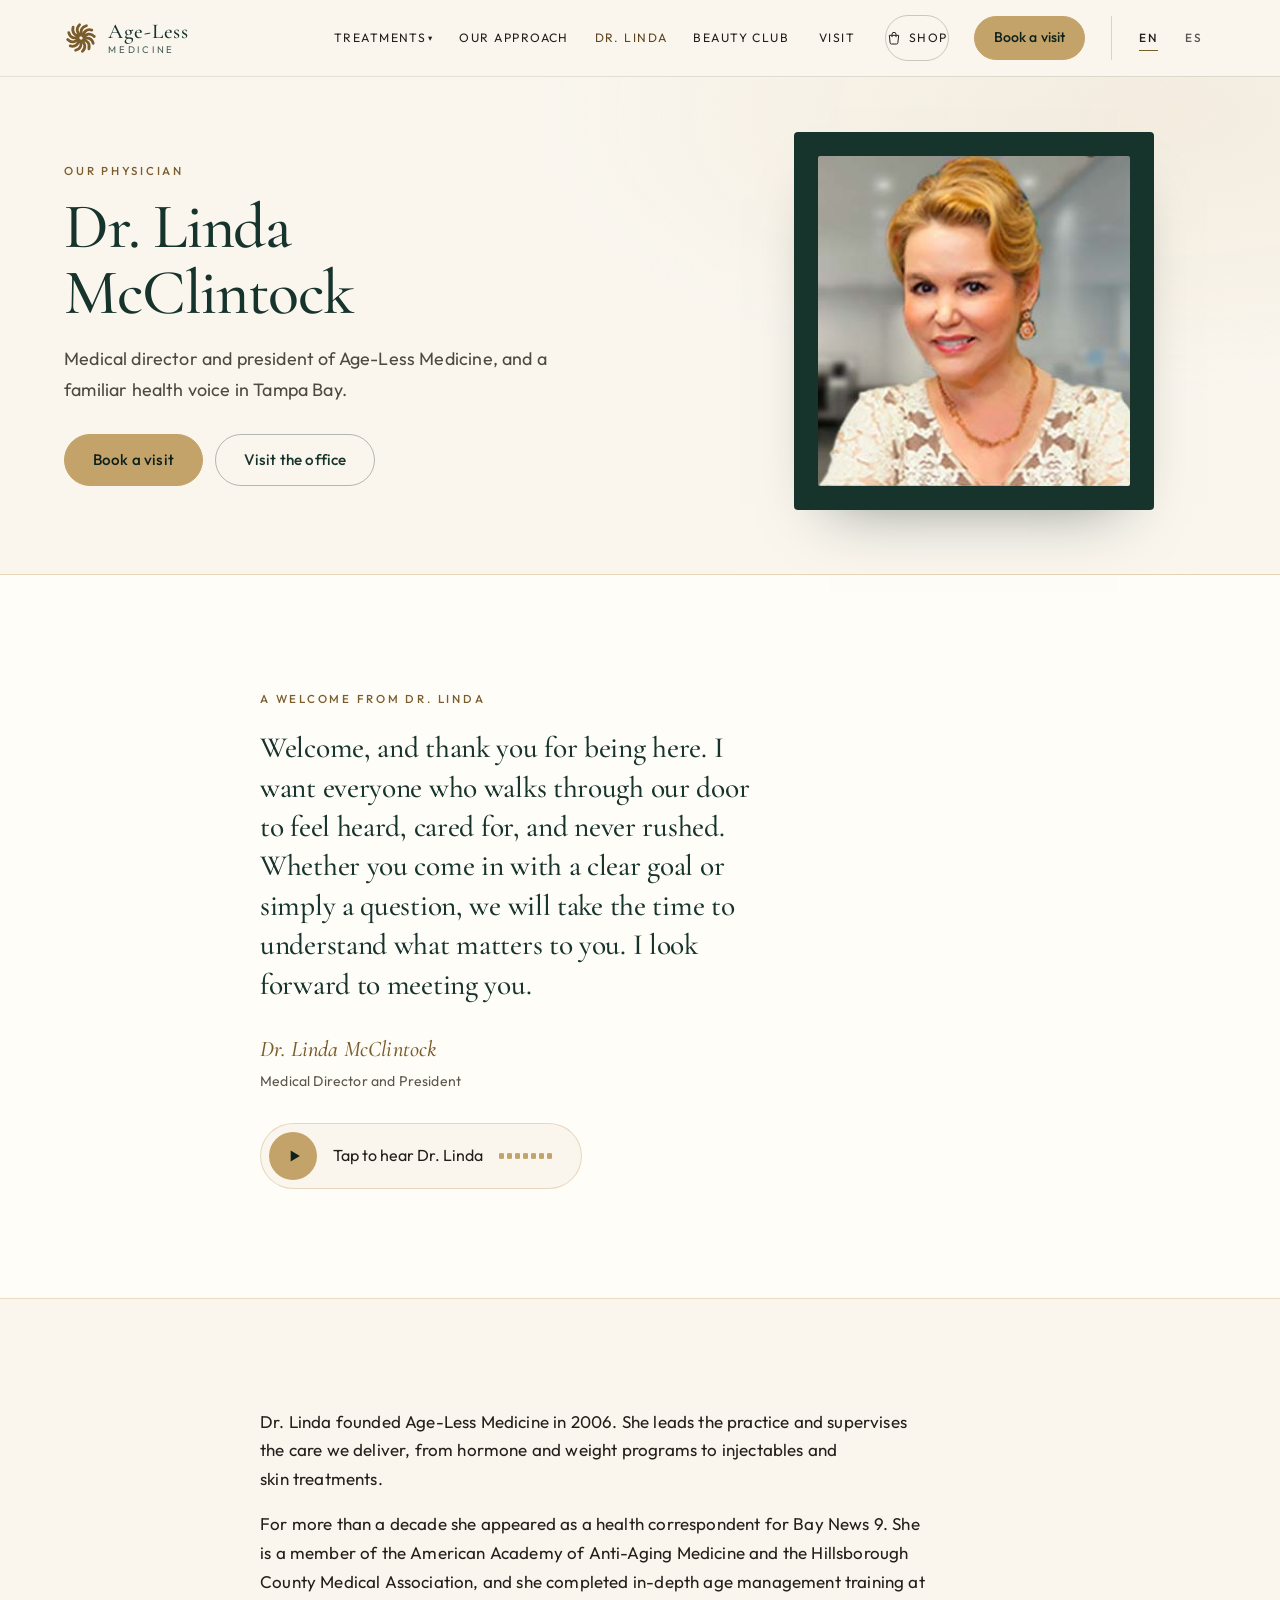
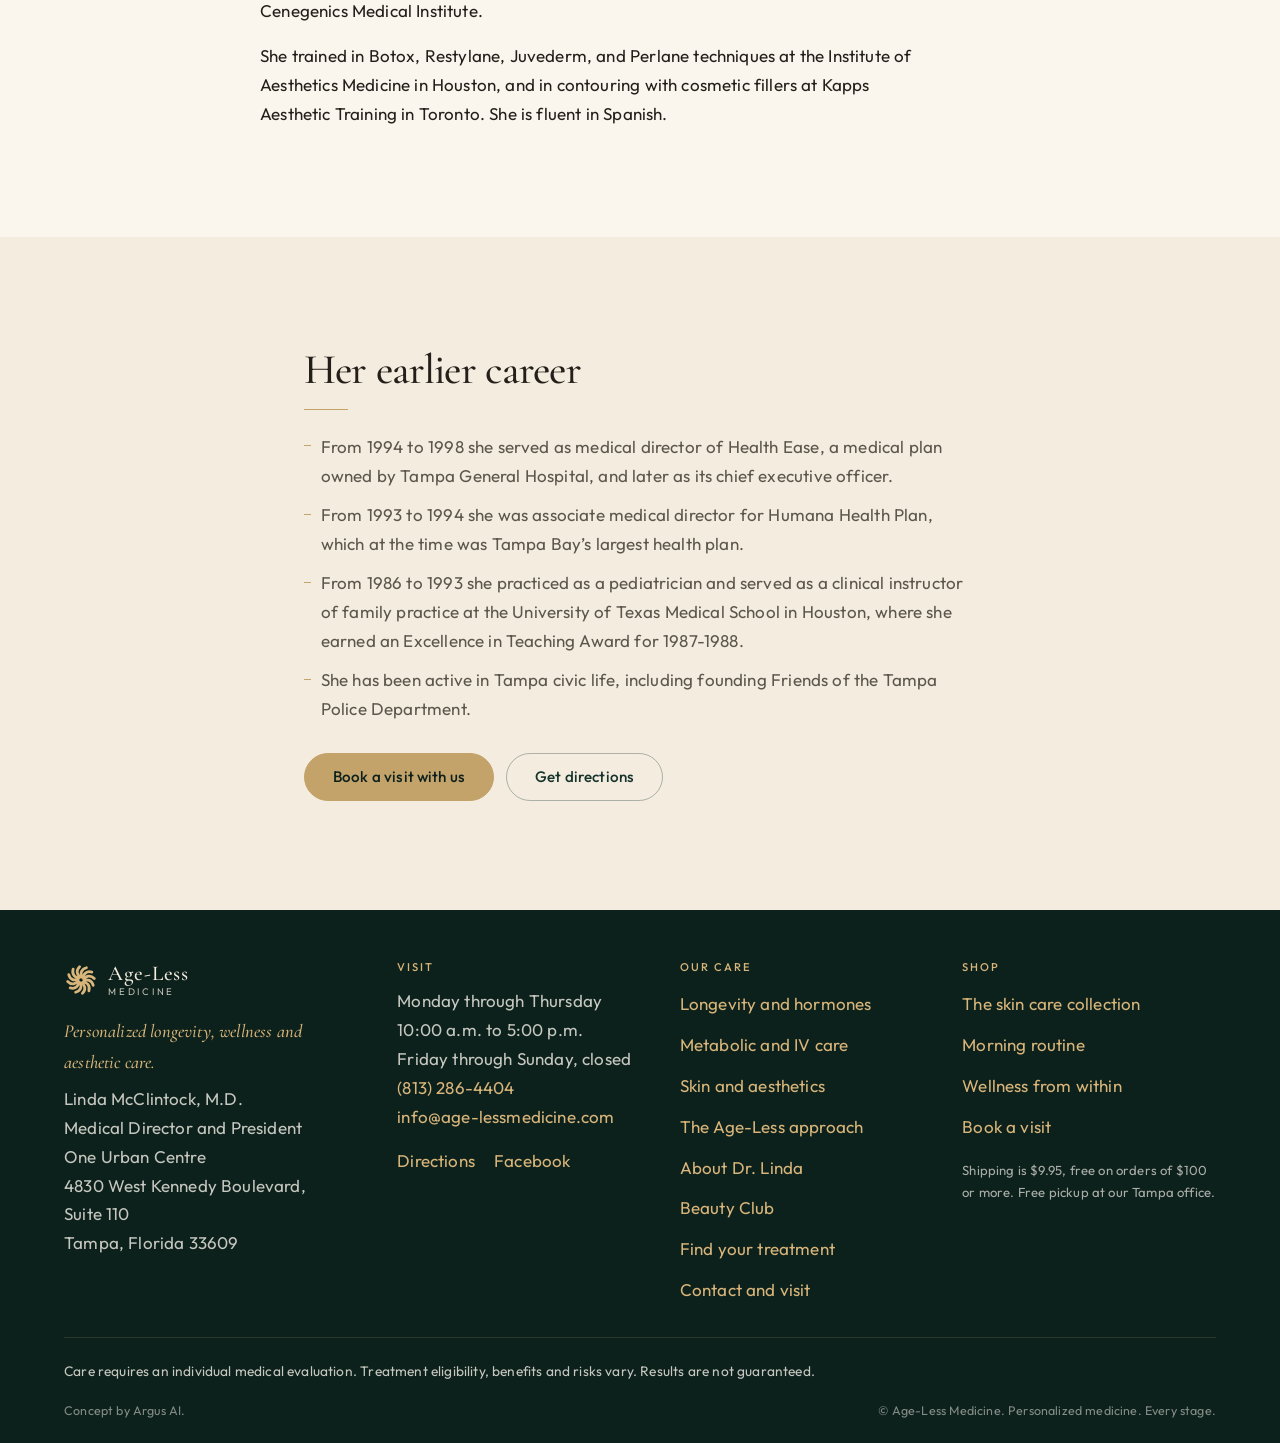
<file: about.html>
<!DOCTYPE html>
<html lang="en">
<head>
  <meta charset="utf-8">
  <meta name="viewport" content="width=device-width, initial-scale=1, viewport-fit=cover">
  <meta name="robots" content="noindex, nofollow">
  <meta name="view-transition" content="same-origin">
  <title>About Dr. Linda McClintock | Age-Less Medicine</title>
  <style>html,body{background:#faf6ee}</style>
  <meta name="description" content="Meet Dr. Linda McClintock, medical director of Age-Less Medicine in Tampa and a longtime Bay News 9 health correspondent.">
  <link rel="icon" href="favicon.svg" type="image/svg+xml">
  <link rel="icon" href="images/brand/favicon-32.png" type="image/png" sizes="32x32">
  <link rel="apple-touch-icon" href="images/brand/apple-touch-icon.png">
  <meta name="theme-color" content="#16332c">
  <meta property="og:type" content="website">
  <meta property="og:site_name" content="Age-Less Medicine">
  <meta property="og:title" content="About Dr. Linda McClintock | Age-Less Medicine">
  <meta property="og:description" content="Meet Dr. Linda McClintock, medical director of Age-Less Medicine in Tampa and a longtime Bay News 9 health correspondent.">
  <meta property="og:url" content="https://botgob.github.io/ageless-demo-concept/about.html">
  <meta property="og:image" content="https://botgob.github.io/ageless-demo-concept/images/og/og-clinic.jpg">
  <meta property="og:image:width" content="1200">
  <meta property="og:image:height" content="630">
  <meta property="og:image:alt" content="Age-Less Medicine. Live well. Age beautifully.">
  <meta name="twitter:card" content="summary_large_image">
  <meta name="twitter:title" content="About Dr. Linda McClintock | Age-Less Medicine">
  <meta name="twitter:description" content="Meet Dr. Linda McClintock, medical director of Age-Less Medicine in Tampa and a longtime Bay News 9 health correspondent.">
  <meta name="twitter:image" content="https://botgob.github.io/ageless-demo-concept/images/og/og-clinic.jpg">
  <link rel="preload" href="site/assets/fonts/CormorantGaramond-500.woff2" as="font" type="font/woff2" crossorigin>
  <link rel="preload" href="site/assets/fonts/CormorantGaramond-500i.woff2" as="font" type="font/woff2" crossorigin>
  <link rel="preload" href="site/assets/fonts/Outfit-400.woff2" as="font" type="font/woff2" crossorigin>
  <link rel="stylesheet" href="css/fonts.css?v=20261122-up2">
  <link rel="stylesheet" href="css/styles.css?v=20261122-up2">
  <link rel="stylesheet" href="css/clinic.css?v=20261122-up2">
  <link rel="stylesheet" href="css/premium.css?v=20261122-up2">
  <link rel="stylesheet" href="css/upscale.css?v=20261122-up2">
  <link rel="preload" as="image" href="images/clinic/dr-linda.jpg">
  <noscript><style>[data-reveal]{opacity:1;transform:none}</style></noscript>
  <script>(function(){var l=new URLSearchParams(location.search).get("lang");try{l=l||localStorage.getItem("al-lang")}catch(e){}if(l==="es"){document.documentElement.classList.add("lang-pending");setTimeout(function(){document.documentElement.classList.remove("lang-pending")},1500)}})();</script>
</head>
<body class="clinic page-about">
  <a class="skip" href="#main">Skip to content</a>
  <header class="site-header is-solid">
    <div class="header-inner">
      <a class="brand" href="index.html" aria-label="Age-Less Medicine home">
        <svg class="brand-mark brand-swirl" viewBox="0 0 48 48" aria-hidden="true"><g transform="translate(48 0) scale(-1 1)" fill="none" stroke="currentColor" stroke-width="3.9" stroke-linecap="round"><path d="M24 19.8 C 30 17.5, 31.5 10.5, 26 5.2" transform="rotate(0 24 24)"/><path d="M24 19.8 C 30 17.5, 31.5 10.5, 26 5.2" transform="rotate(30 24 24)"/><path d="M24 19.8 C 30 17.5, 31.5 10.5, 26 5.2" transform="rotate(60 24 24)"/><path d="M24 19.8 C 30 17.5, 31.5 10.5, 26 5.2" transform="rotate(90 24 24)"/><path d="M24 19.8 C 30 17.5, 31.5 10.5, 26 5.2" transform="rotate(120 24 24)"/><path d="M24 19.8 C 30 17.5, 31.5 10.5, 26 5.2" transform="rotate(150 24 24)"/><path d="M24 19.8 C 30 17.5, 31.5 10.5, 26 5.2" transform="rotate(180 24 24)"/><path d="M24 19.8 C 30 17.5, 31.5 10.5, 26 5.2" transform="rotate(210 24 24)"/><path d="M24 19.8 C 30 17.5, 31.5 10.5, 26 5.2" transform="rotate(240 24 24)"/><path d="M24 19.8 C 30 17.5, 31.5 10.5, 26 5.2" transform="rotate(270 24 24)"/><path d="M24 19.8 C 30 17.5, 31.5 10.5, 26 5.2" transform="rotate(300 24 24)"/><path d="M24 19.8 C 30 17.5, 31.5 10.5, 26 5.2" transform="rotate(330 24 24)"/></g></svg>
        <span class="brand-text">
          <span class="brand-name">Age-Less</span>
          <span class="brand-sub">Medicine</span>
        </span>
      </a>
      <nav class="nav" id="site-nav" aria-label="Primary">
        <div class="has-sub">
          <button class="nav-label" type="button" aria-expanded="false" aria-controls="treat-menu">Treatments</button>
          <div class="subnav mega" id="treat-menu">
            <div class="mega-col">
              <a class="mega-head" href="longevity.html"><span class="mega-n">01</span><span>Longevity and hormones</span></a>
              <p class="mega-tag">A foundation for wellness.</p>
              <ul>
                <li><a href="longevity.html#assessments">Longevity and wellness assessments</a></li>
                <li><a href="hormones.html">Hormone optimization</a></li>
                <li><a href="longevity.html#peptides">Peptide expertise</a></li>
              </ul>
            </div>
            <div class="mega-col">
              <a class="mega-head" href="metabolic.html"><span class="mega-n">02</span><span>Metabolic and IV care</span></a>
              <p class="mega-tag">Support your health goals.</p>
              <ul>
                <li><a href="weight-loss.html">Micro-dose GLP-1 weight loss</a></li>
                <li><a href="metabolic.html#iv">Customized IV therapies</a></li>
              </ul>
            </div>
            <div class="mega-col">
              <a class="mega-head" href="aesthetics.html"><span class="mega-n">03</span><span>Skin and aesthetics</span></a>
              <p class="mega-tag">Your beauty. Your way.</p>
              <ul>
                <li><a href="injectables.html">Botox and dermal fillers</a></li>
                <li><a href="skin.html">Skin and facials</a></li>
                <li><a href="prp.html">PRP Stem-Cell Facial</a></li>
                <li><a href="aesthetics.html#supplements">Age-Less vitamins and supplements</a></li>
                <li><a href="site/index.html#shop">Age-Less skin care</a></li>
              </ul>
            </div>
            <div class="mega-foot">
              <a href="index.html#approach">The Age-Less approach</a>
              <a href="index.html#find-treatment" data-open-quiz>Not sure where to start? Find your treatment</a>
            </div>
          </div>
        </div>
        <a href="index.html#approach">Our approach</a>
        <a href="about.html" aria-current="page">Dr. Linda</a>
        <a href="beauty-club.html">Beauty Club</a>
        <a href="contact.html">Visit</a>
        <a class="cross-link nav-shop" href="site/index.html"><svg viewBox="0 0 24 24" aria-hidden="true"><path d="M5 8h14l-1.2 11.2a2 2 0 0 1-2 1.8H8.2a2 2 0 0 1-2-1.8L5 8Z" fill="none" stroke="currentColor" stroke-width="1.5"/><path d="M9 10V6.5a3 3 0 0 1 6 0V10" fill="none" stroke="currentColor" stroke-width="1.5" stroke-linecap="round"/></svg><span>Shop</span></a>
        <a class="btn btn--gold nav-book" href="#book" data-open-booking>Book a visit</a>
      </nav>
      <div class="header-tools">
        <a class="cross-link cross-link--bar" href="site/index.html"><svg viewBox="0 0 24 24" aria-hidden="true"><path d="M5 8h14l-1.2 11.2a2 2 0 0 1-2 1.8H8.2a2 2 0 0 1-2-1.8L5 8Z" fill="none" stroke="currentColor" stroke-width="1.5"/><path d="M9 10V6.5a3 3 0 0 1 6 0V10" fill="none" stroke="currentColor" stroke-width="1.5" stroke-linecap="round"/></svg><span>Shop</span></a>
        <div class="lang-switch" role="group" aria-label="Language">
          <button type="button" data-lang="en" aria-pressed="true">EN</button>
          <button type="button" data-lang="es" aria-pressed="false">ES</button>
        </div>
        <button class="nav-toggle" type="button" aria-expanded="false" aria-controls="site-nav" aria-label="Open menu"><span></span></button>
      </div>
    </div>
  </header>
  <div class="voice-pop" id="voice-pop" role="status" aria-live="polite" hidden>
    <div class="wave" aria-hidden="true"><i></i><i></i><i></i><i></i><i></i><i></i><i></i><i></i><i></i><i></i><i></i><i></i></div>
    <p>Her welcome, in her own voice, is coming soon.</p>
  </div>
  <main id="main">
    <section class="p-hero">
      <div class="wrap p-hero-grid">
        <div class="p-hero-copy">
          <p class="eyebrow">Our physician</p>
          <h1 class="display">Dr.&nbsp;Linda McClintock</h1>
          <p class="lede">Medical director and president of Age-Less Medicine, and a familiar health voice in Tampa Bay.</p>
          <div class="btn-row">
            <a class="btn btn--gold" href="#book" data-open-booking>Book a visit</a>
            <a class="btn btn--line" href="contact.html">Visit the office</a>
          </div>
        </div>
        <figure class="p-hero-media p-hero-portrait"><img src="images/clinic/dr-linda.jpg" alt="Dr. Linda McClintock" width="302" height="319" fetchpriority="high" decoding="sync"></figure>
      </div>
    </section>
    <!-- WELCOME NOTE: DRAFT placeholder copy for Dr. Linda to approve or rewrite. Not her words yet.
         Audio: the play button shows "coming soon" (same as the shop) until her recording is added (js/main.js initVoice). -->
    <section class="welcome" id="welcome" aria-labelledby="welcome-title">
      <div class="wrap welcome-grid welcome-grid--text">
        <div class="welcome-copy" data-reveal>
          <p class="eyebrow" id="welcome-title">A welcome from Dr. Linda</p>
          <p class="welcome-text">Welcome, and thank you for being here. I want everyone who walks through our door to feel heard, cared for, and never rushed. Whether you come in with a clear goal or simply a question, we will take the time to understand what matters to you. I look forward to meeting you.</p>
          <p class="welcome-sign">Dr. Linda McClintock</p>
          <p class="welcome-role">Medical Director and President</p>
          <div class="welcome-actions">
          <button class="voice-big" type="button" data-voice aria-describedby="voice-pop">
            <span class="play" aria-hidden="true"><svg viewBox="0 0 24 24"><path d="M8 5.5v13l11-6.5-11-6.5Z" fill="currentColor"/></svg></span>
            <span>Tap to hear Dr. Linda</span>
            <span class="wave sm" aria-hidden="true"><i></i><i></i><i></i><i></i><i></i><i></i><i></i></span>
          </button>
          </div>
        </div>
      </div>
    </section>

    <section class="section">
      <div class="wrap about-grid about-grid--text">
        <div class="prose" data-reveal>
          <p>Dr. Linda founded Age-Less Medicine in 2006. She leads the practice and supervises the care we deliver, from hormone and weight programs to injectables and skin treatments.</p>
          <p>For more than a decade she appeared as a health correspondent for Bay News 9. She is a member of the American Academy of Anti-Aging Medicine and the Hillsborough County Medical Association, and she completed in-depth age management training at Cenegenics Medical Institute.</p>
          <p>She trained in Botox, Restylane, Juvederm, and Perlane techniques at the Institute of Aesthetics Medicine in Houston, and in contouring with cosmetic fillers at Kapps Aesthetic Training in Toronto. She is fluent in Spanish.</p>
        </div>
      </div>
    </section>
    <section class="section section--ivory">
      <div class="wrap prose" data-reveal>
        <h2 class="display">Her earlier&nbsp;career</h2>
        <hr class="gold-rule">
        <ul class="cred-list">
          <li>From 1994 to 1998 she served as medical director of Health Ease, a medical plan owned by Tampa General Hospital, and later as its chief executive officer.</li>
          <li>From 1993 to 1994 she was associate medical director for Humana Health Plan, which at the time was Tampa Bay’s largest health plan.</li>
          <li>From 1986 to 1993 she practiced as a pediatrician and served as a clinical instructor of family practice at the University of Texas Medical School in Houston, where she earned an Excellence in Teaching Award for 1987-1988.</li>
          <li>She has been active in Tampa civic life, including founding Friends of the Tampa Police Department.</li>
        </ul>
        <div class="btn-row" style="margin-top:1.8rem">
          <a class="btn btn--gold" href="#book" data-open-booking>Book a visit with us</a>
          <a class="btn btn--line" href="contact.html">Get directions</a>
        </div>
      </div>
    </section>

  </main>
  <footer class="site-footer">
    <div class="wrap footer-grid">
      <div class="footer-brand">
        <a class="brand" href="index.html" aria-label="Age-Less Medicine home">
          <svg class="brand-mark brand-swirl" viewBox="0 0 48 48" aria-hidden="true"><g transform="translate(48 0) scale(-1 1)" fill="none" stroke="currentColor" stroke-width="3.9" stroke-linecap="round"><path d="M24 19.8 C 30 17.5, 31.5 10.5, 26 5.2" transform="rotate(0 24 24)"/><path d="M24 19.8 C 30 17.5, 31.5 10.5, 26 5.2" transform="rotate(30 24 24)"/><path d="M24 19.8 C 30 17.5, 31.5 10.5, 26 5.2" transform="rotate(60 24 24)"/><path d="M24 19.8 C 30 17.5, 31.5 10.5, 26 5.2" transform="rotate(90 24 24)"/><path d="M24 19.8 C 30 17.5, 31.5 10.5, 26 5.2" transform="rotate(120 24 24)"/><path d="M24 19.8 C 30 17.5, 31.5 10.5, 26 5.2" transform="rotate(150 24 24)"/><path d="M24 19.8 C 30 17.5, 31.5 10.5, 26 5.2" transform="rotate(180 24 24)"/><path d="M24 19.8 C 30 17.5, 31.5 10.5, 26 5.2" transform="rotate(210 24 24)"/><path d="M24 19.8 C 30 17.5, 31.5 10.5, 26 5.2" transform="rotate(240 24 24)"/><path d="M24 19.8 C 30 17.5, 31.5 10.5, 26 5.2" transform="rotate(270 24 24)"/><path d="M24 19.8 C 30 17.5, 31.5 10.5, 26 5.2" transform="rotate(300 24 24)"/><path d="M24 19.8 C 30 17.5, 31.5 10.5, 26 5.2" transform="rotate(330 24 24)"/></g></svg>
          <span class="brand-text"><span class="brand-name">Age-Less</span><span class="brand-sub">Medicine</span></span>
        </a>
        <p class="footer-tag">Personalized longevity, wellness and aesthetic care.</p>
        <p>Linda McClintock, M.D.<br>Medical Director and President</p>
        <p>One Urban Centre<br>4830 West Kennedy Boulevard, Suite 110<br>Tampa, Florida 33609</p>
      </div>
      <div>
        <h2>Visit</h2>
        <p>Monday through Thursday<br>10:00 a.m. to 5:00 p.m.<br>Friday through Sunday, closed</p>
        <p><a href="tel:+18132864404">(813) 286-4404</a><br>
        <a href="mailto:info@age-lessmedicine.com">info@age-lessmedicine.com</a></p>
        <ul class="footer-list footer-list--inline">
          <li><a href="https://maps.google.com/?q=4830+West+Kennedy+Boulevard+Suite+110+Tampa+FL+33609" rel="noopener noreferrer" target="_blank">Directions</a></li>
          <li><a href="https://www.facebook.com/296291637095921" rel="noopener noreferrer" target="_blank">Facebook</a></li>
        </ul>
      </div>
      <div>
        <h2>Our care</h2>
        <ul class="footer-list">
          <li><a href="longevity.html">Longevity and hormones</a></li>
          <li><a href="metabolic.html">Metabolic and IV care</a></li>
          <li><a href="aesthetics.html">Skin and aesthetics</a></li>
          <li><a href="index.html#approach">The Age-Less approach</a></li>
          <li><a href="about.html">About Dr. Linda</a></li>
          <li><a href="beauty-club.html">Beauty Club</a></li>
          <li><a href="index.html#find-treatment" data-open-quiz>Find your treatment</a></li>
          <li><a href="contact.html">Contact and visit</a></li>
        </ul>
      </div>
      <div>
        <h2>Shop</h2>
        <ul class="footer-list">
          <li><a href="site/index.html#shop">The skin care collection</a></li>
          <li><a href="site/index.html#routine">Morning routine</a></li>
          <li><a href="site/index.html?goal=inside#shop">Wellness from within</a></li>
          <li><a href="#book" data-open-booking>Book a visit</a></li>
        </ul>
        <p class="footer-ship">Shipping is $9.95, free on orders of $100 or more. Free pickup at our Tampa office.</p>
      </div>
    </div>
    <div class="wrap footer-disclaimer">
      <p>Care requires an individual medical evaluation. Treatment eligibility, benefits and risks vary. Results are not guaranteed.</p>
    </div>
    <div class="wrap legal">
      <p>Concept by Argus AI.</p>
      <p>&copy; Age-Less Medicine. Personalized medicine. Every stage.</p>
    </div>
  </footer>
  <div class="book-bar" role="region" aria-label="Quick booking">
    <a class="btn btn--ghost" href="tel:+18132864404">Call</a>
    <a class="btn btn--gold" href="#book" data-open-booking>Book a visit</a>
  </div>
  <div class="modal" id="book" aria-hidden="true" role="dialog" aria-labelledby="book-title">
    <div class="modal-backdrop" data-close-booking></div>
    <div class="modal-card">
      <button class="modal-close" type="button" data-close-booking aria-label="Close booking form">&times;</button>
      <form id="booking-form">
        <p class="eyebrow">Request a visit</p>
        <h2 class="display" id="book-title">When would you like to come&nbsp;in?</h2>
        <hr class="gold-rule">
        <p class="form-note">Please do not include medical details. This form is only for scheduling.</p>
        <div class="form-scroll">
        <div class="form-grid">
          <label>How can we help?
            <select id="visit-treatment" name="treatment" required>
              <option value="" disabled selected>Select a visit type</option>
            <option value="Consultation">Consultation</option>
            <option value="Longevity and wellness assessment">Longevity and wellness assessment</option>
            <option value="Hormone optimization">Hormone optimization</option>
            <option value="Peptide consultation">Peptide consultation</option>
            <option value="Micro-dose GLP-1 weight loss">Micro-dose GLP-1 weight loss</option>
            <option value="IV therapy">IV therapy</option>
            <option value="Botox and dermal fillers">Botox and dermal fillers</option>
            <option value="Skin and facials">Skin and facials</option>
            <option value="PRP Stem-Cell Facial">PRP Stem-Cell Facial</option>
            <option value="Beauty Club">Beauty Club</option>
            <option value="I am not sure yet">I am not sure yet</option>
            </select>
          </label>
          <label>Preferred day
            <input id="visit-date" name="date" type="date" required>
          </label>
          <label>Preferred time
            <select name="time" required>
              <option value="" disabled selected>Select a time of day</option>
              <option>Morning, 10:00 a.m. to 12:00 p.m.</option>
              <option>Early afternoon, 12:00 p.m. to 3:00 p.m.</option>
              <option>Late afternoon, 3:00 p.m. to 5:00 p.m.</option>
            </select>
          </label>
          <label>Full name
            <input name="name" type="text" autocomplete="name" required>
          </label>
          <label>Phone
            <input name="phone" type="tel" autocomplete="tel" required>
          </label>
          <label>Email
            <input name="email" type="email" autocomplete="email" required>
          </label>
          <label>Are you new to our office?
            <select name="patient" required>
              <option value="" disabled selected>Please choose one</option>
              <option>I am a new patient</option>
              <option>I am a returning patient</option>
            </select>
          </label>
        </div>
        <p class="form-note">We are open Monday through Thursday, 10:00 a.m. to 5:00 p.m.</p>
        <p class="form-error" id="booking-error"></p>
        </div>
        <div class="btn-row modal-actions">
          <button class="btn btn--gold" type="submit">Request this time</button>
          <button class="btn btn--line" type="button" data-close-booking>Cancel</button>
        </div>
      </form>
      <div class="confirm" id="booking-confirm" hidden></div>
    </div>
  </div>
  <div class="modal" id="quiz" aria-hidden="true" role="dialog" aria-labelledby="quiz-title">
    <div class="modal-backdrop" data-close-quiz></div>
    <div class="modal-card quiz-card">
      <button class="modal-close" type="button" data-close-quiz aria-label="Close treatment guide">&times;</button>
      <div id="quiz-app"></div>
    </div>
  </div>
  <script src="js/i18n-es.js?v=20261122-up2" defer></script>
  <script src="js/lang.js?v=20261122-up2" defer></script>
  <script src="js/main.js?v=20261122-up2" defer></script>
  <script src="site/assets/js/premium.js?v=20261122-up2" defer></script>
</body>
</html>
</file>
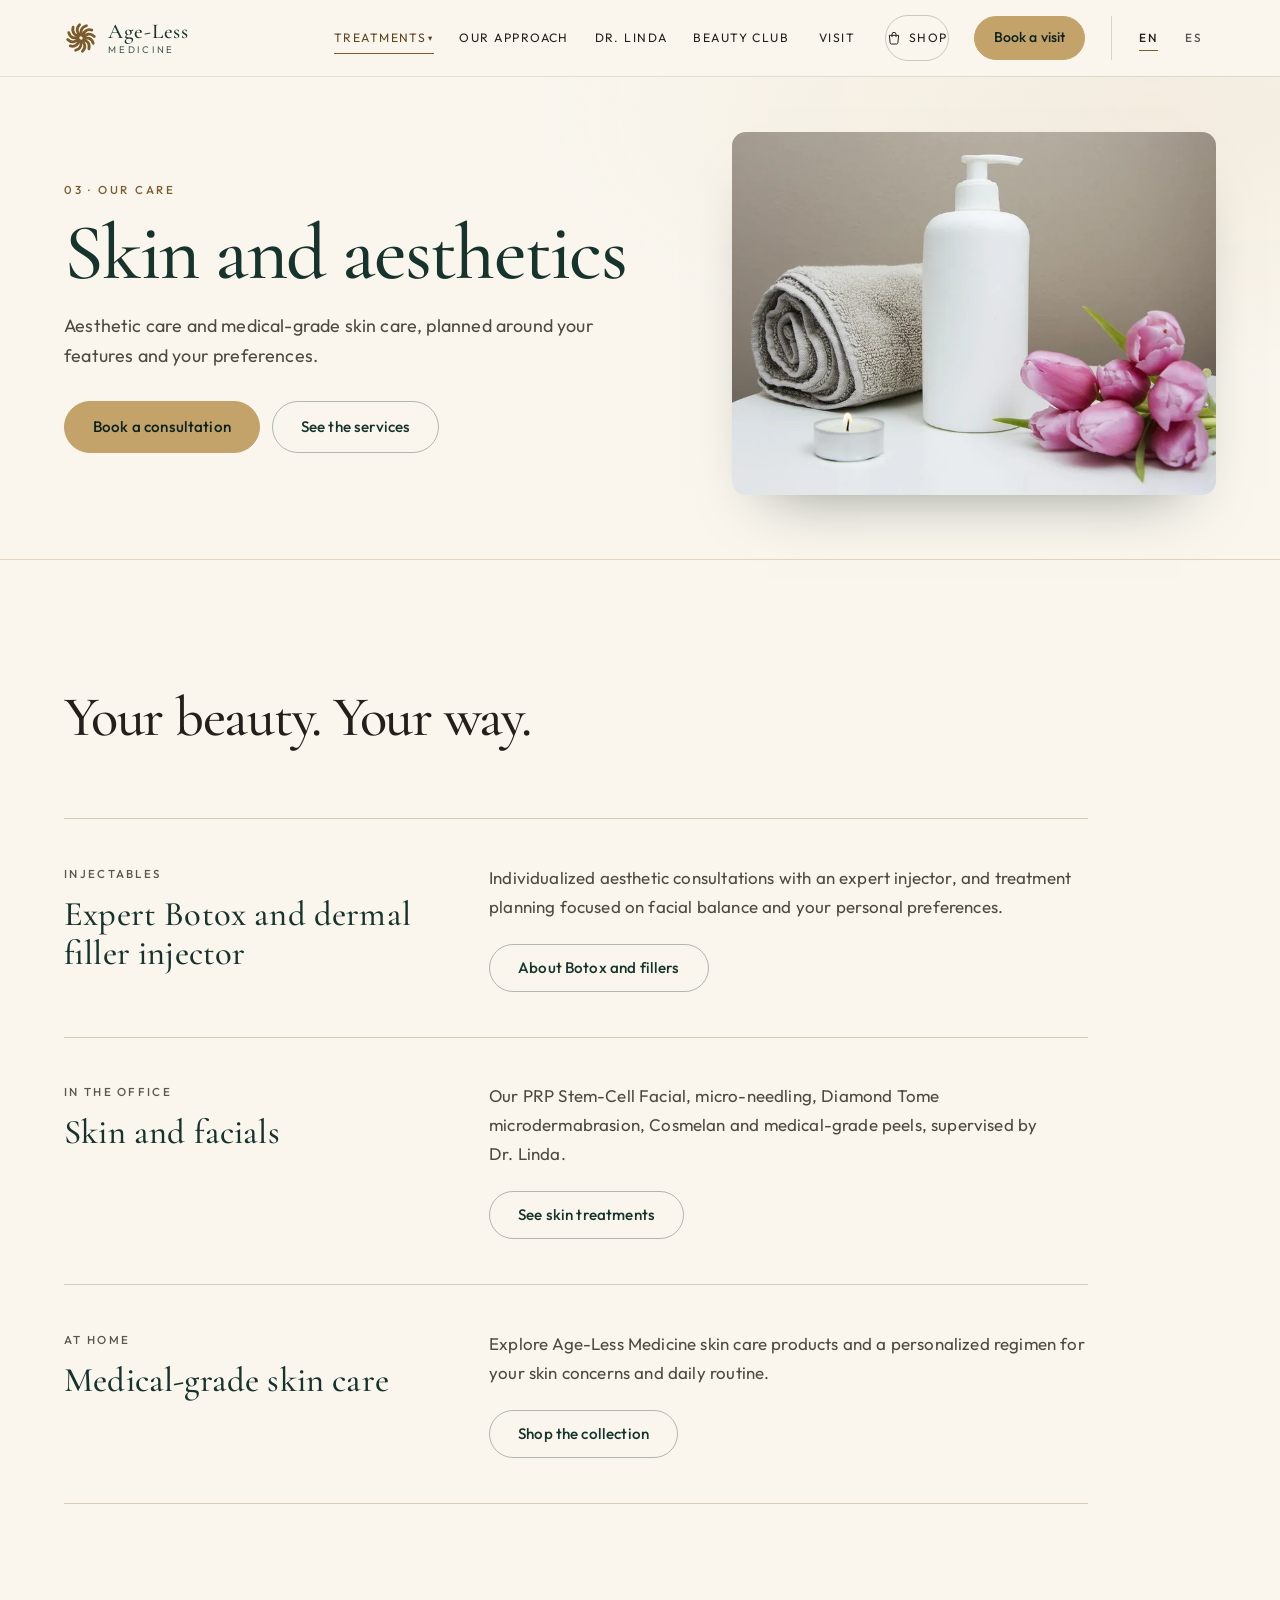
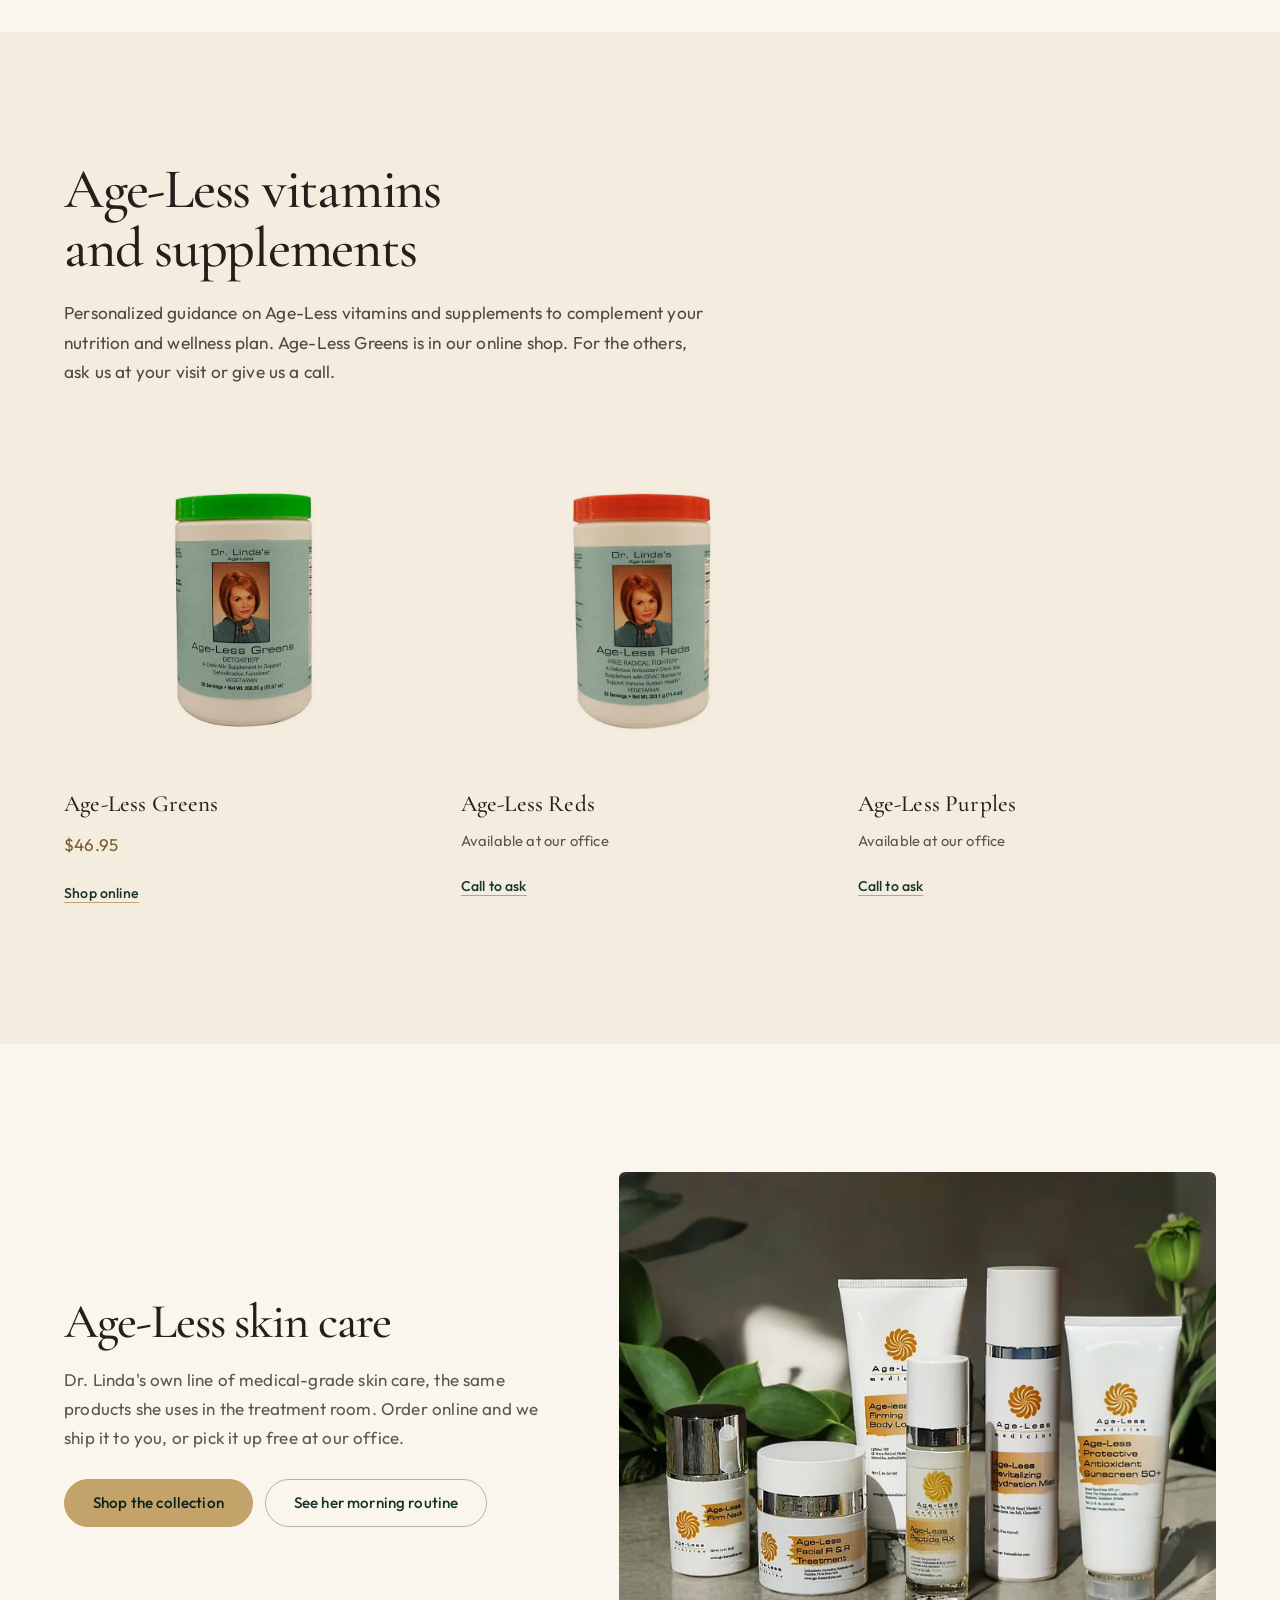
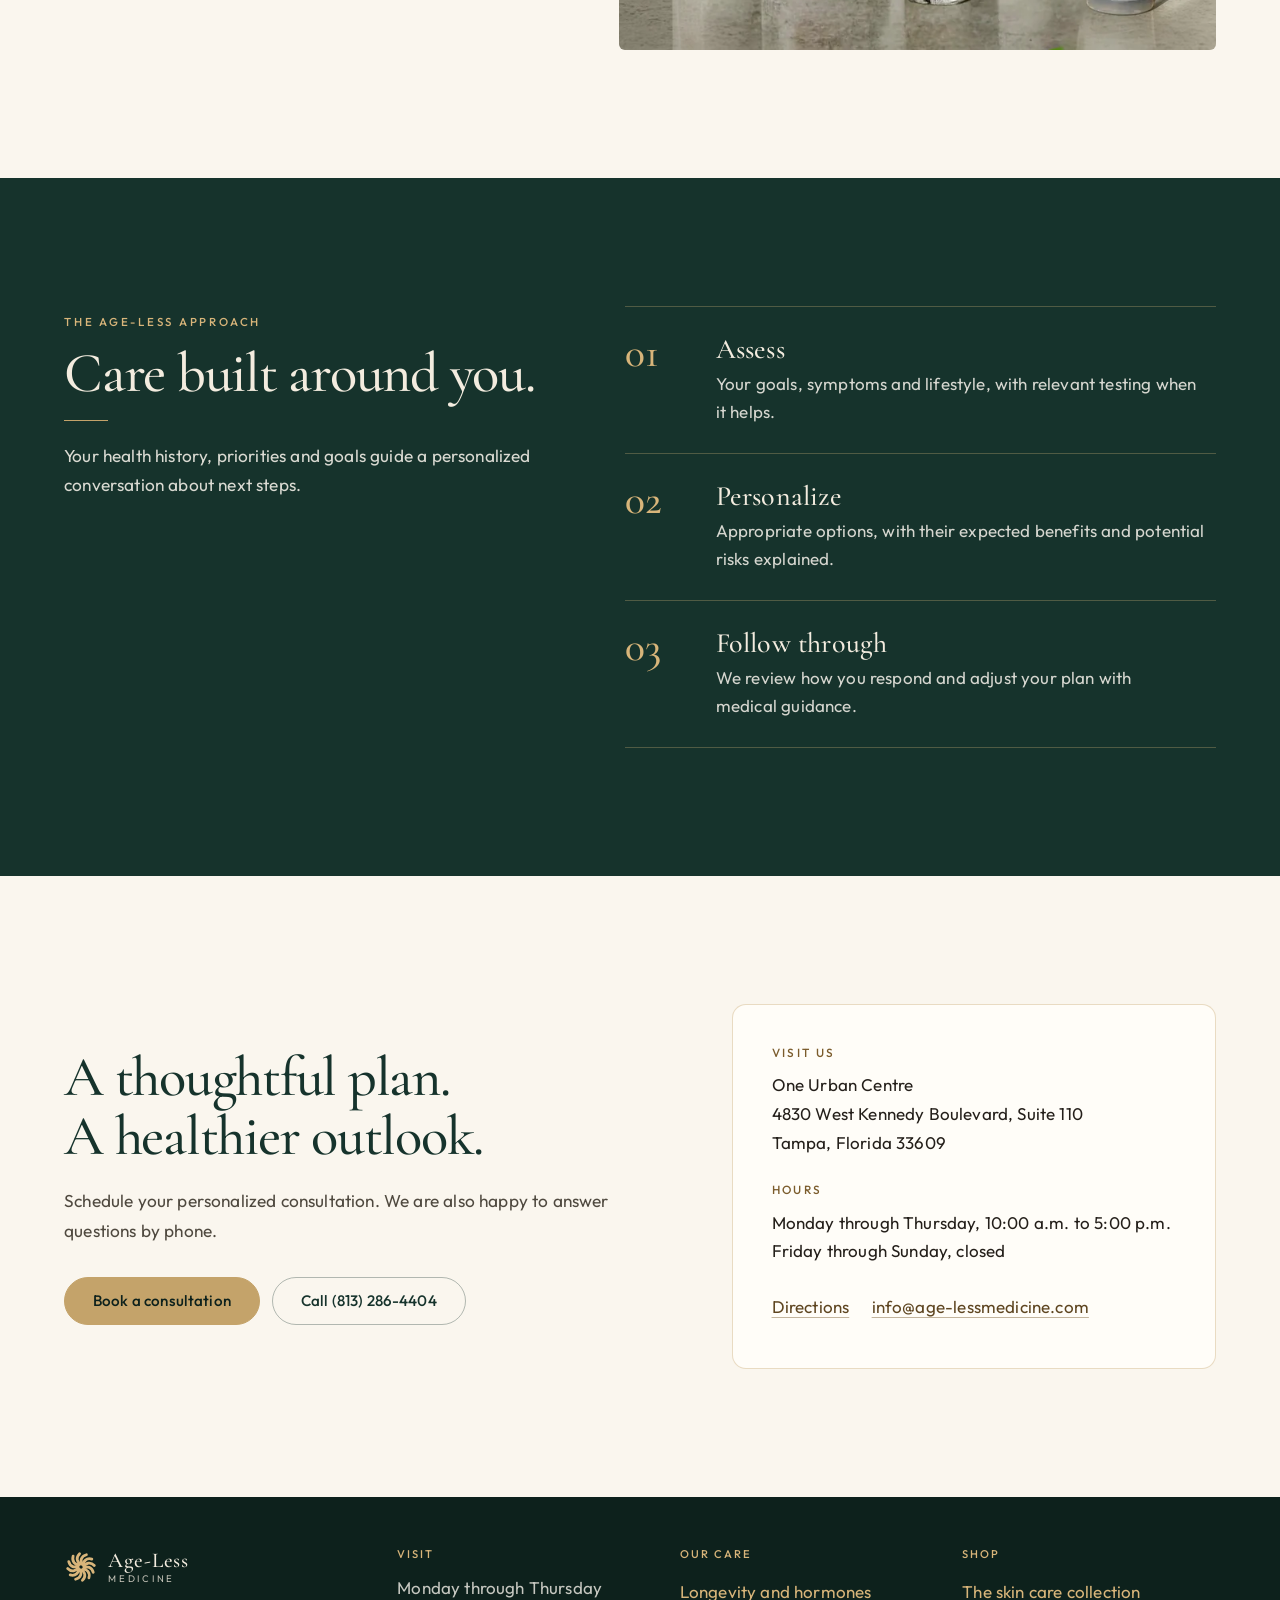
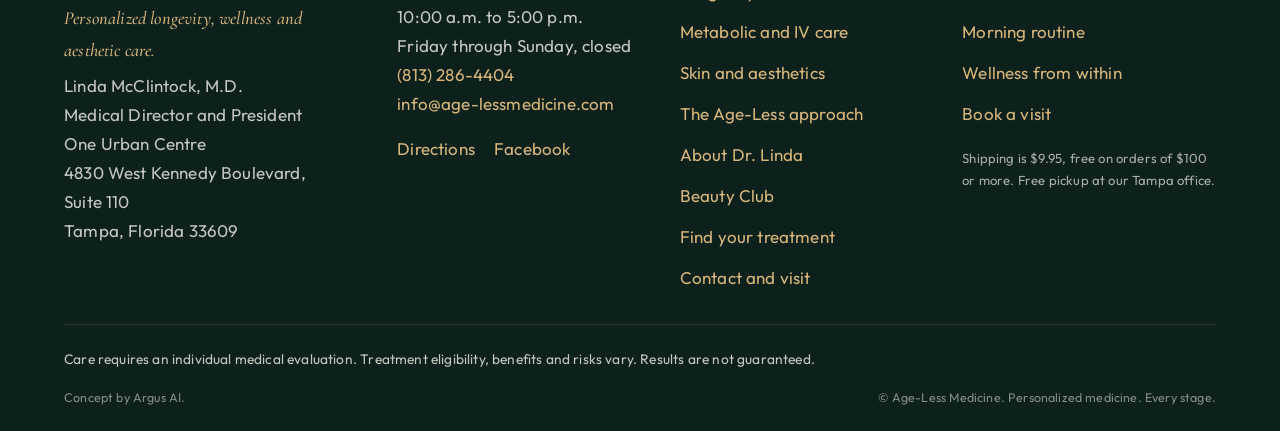
<file: aesthetics.html>
<!DOCTYPE html>
<html lang="en">
<head>
  <meta charset="utf-8">
  <meta name="viewport" content="width=device-width, initial-scale=1, viewport-fit=cover">
  <meta name="robots" content="noindex, nofollow">
  <meta name="view-transition" content="same-origin">
  <title>Skin and aesthetics | Age-Less Medicine</title>
  <style>html,body{background:#faf6ee}</style>
  <meta name="description" content="Botox and dermal fillers, skin treatments, Age-Less Medicine skin care and supplements with Dr. Linda McClintock in Tampa.">
  <link rel="icon" href="favicon.svg" type="image/svg+xml">
  <link rel="icon" href="images/brand/favicon-32.png" type="image/png" sizes="32x32">
  <link rel="apple-touch-icon" href="images/brand/apple-touch-icon.png">
  <meta name="theme-color" content="#16332c">
  <meta property="og:type" content="website">
  <meta property="og:site_name" content="Age-Less Medicine">
  <meta property="og:title" content="Skin and aesthetics | Age-Less Medicine">
  <meta property="og:description" content="Botox and dermal fillers, skin treatments, Age-Less Medicine skin care and supplements with Dr. Linda McClintock in Tampa.">
  <meta property="og:url" content="https://botgob.github.io/ageless-demo-concept/aesthetics.html">
  <meta property="og:image" content="https://botgob.github.io/ageless-demo-concept/images/og/og-clinic.jpg">
  <meta property="og:image:width" content="1200">
  <meta property="og:image:height" content="630">
  <meta property="og:image:alt" content="Age-Less Medicine. Live well. Age beautifully.">
  <meta name="twitter:card" content="summary_large_image">
  <meta name="twitter:title" content="Skin and aesthetics | Age-Less Medicine">
  <meta name="twitter:description" content="Botox and dermal fillers, skin treatments, Age-Less Medicine skin care and supplements with Dr. Linda McClintock in Tampa.">
  <meta name="twitter:image" content="https://botgob.github.io/ageless-demo-concept/images/og/og-clinic.jpg">
  <link rel="preload" href="site/assets/fonts/CormorantGaramond-500.woff2" as="font" type="font/woff2" crossorigin>
  <link rel="preload" href="site/assets/fonts/CormorantGaramond-500i.woff2" as="font" type="font/woff2" crossorigin>
  <link rel="preload" href="site/assets/fonts/Outfit-400.woff2" as="font" type="font/woff2" crossorigin>
  <link rel="stylesheet" href="css/fonts.css?v=20261122-up2">
  <link rel="stylesheet" href="css/styles.css?v=20261122-up2">
  <link rel="stylesheet" href="css/clinic.css?v=20261122-up2">
  <link rel="stylesheet" href="css/premium.css?v=20261122-up2">
  <link rel="stylesheet" href="css/upscale.css?v=20261122-up2">
  <link rel="preload" as="image" type="image/webp" href="images/stock/still-life-800.webp" imagesrcset="images/stock/still-life-800.webp 800w, images/stock/still-life-1200.webp 1200w, images/stock/still-life.webp 1600w" imagesizes="(max-width: 1080px) 92vw, 560px">
  <noscript><style>[data-reveal]{opacity:1;transform:none}</style></noscript>
  <script>(function(){var l=new URLSearchParams(location.search).get("lang");try{l=l||localStorage.getItem("al-lang")}catch(e){}if(l==="es"){document.documentElement.classList.add("lang-pending");setTimeout(function(){document.documentElement.classList.remove("lang-pending")},1500)}})();</script>
</head>
<body class="clinic page-aesthetics page-up">
  <a class="skip" href="#main">Skip to content</a>
  <header class="site-header is-solid">
    <div class="header-inner">
      <a class="brand" href="index.html" aria-label="Age-Less Medicine home">
        <svg class="brand-mark brand-swirl" viewBox="0 0 48 48" aria-hidden="true"><g transform="translate(48 0) scale(-1 1)" fill="none" stroke="currentColor" stroke-width="3.9" stroke-linecap="round"><path d="M24 19.8 C 30 17.5, 31.5 10.5, 26 5.2" transform="rotate(0 24 24)"/><path d="M24 19.8 C 30 17.5, 31.5 10.5, 26 5.2" transform="rotate(30 24 24)"/><path d="M24 19.8 C 30 17.5, 31.5 10.5, 26 5.2" transform="rotate(60 24 24)"/><path d="M24 19.8 C 30 17.5, 31.5 10.5, 26 5.2" transform="rotate(90 24 24)"/><path d="M24 19.8 C 30 17.5, 31.5 10.5, 26 5.2" transform="rotate(120 24 24)"/><path d="M24 19.8 C 30 17.5, 31.5 10.5, 26 5.2" transform="rotate(150 24 24)"/><path d="M24 19.8 C 30 17.5, 31.5 10.5, 26 5.2" transform="rotate(180 24 24)"/><path d="M24 19.8 C 30 17.5, 31.5 10.5, 26 5.2" transform="rotate(210 24 24)"/><path d="M24 19.8 C 30 17.5, 31.5 10.5, 26 5.2" transform="rotate(240 24 24)"/><path d="M24 19.8 C 30 17.5, 31.5 10.5, 26 5.2" transform="rotate(270 24 24)"/><path d="M24 19.8 C 30 17.5, 31.5 10.5, 26 5.2" transform="rotate(300 24 24)"/><path d="M24 19.8 C 30 17.5, 31.5 10.5, 26 5.2" transform="rotate(330 24 24)"/></g></svg>
        <span class="brand-text">
          <span class="brand-name">Age-Less</span>
          <span class="brand-sub">Medicine</span>
        </span>
      </a>
      <nav class="nav" id="site-nav" aria-label="Primary">
        <div class="has-sub">
          <button class="nav-label" type="button" aria-expanded="false" aria-controls="treat-menu" aria-current="true">Treatments</button>
          <div class="subnav mega" id="treat-menu">
            <div class="mega-col">
              <a class="mega-head" href="longevity.html"><span class="mega-n">01</span><span>Longevity and hormones</span></a>
              <p class="mega-tag">A foundation for wellness.</p>
              <ul>
                <li><a href="longevity.html#assessments">Longevity and wellness assessments</a></li>
                <li><a href="hormones.html">Hormone optimization</a></li>
                <li><a href="longevity.html#peptides">Peptide expertise</a></li>
              </ul>
            </div>
            <div class="mega-col">
              <a class="mega-head" href="metabolic.html"><span class="mega-n">02</span><span>Metabolic and IV care</span></a>
              <p class="mega-tag">Support your health goals.</p>
              <ul>
                <li><a href="weight-loss.html">Micro-dose GLP-1 weight loss</a></li>
                <li><a href="metabolic.html#iv">Customized IV therapies</a></li>
              </ul>
            </div>
            <div class="mega-col">
              <a class="mega-head" href="aesthetics.html" aria-current="page"><span class="mega-n">03</span><span>Skin and aesthetics</span></a>
              <p class="mega-tag">Your beauty. Your way.</p>
              <ul>
                <li><a href="injectables.html">Botox and dermal fillers</a></li>
                <li><a href="skin.html">Skin and facials</a></li>
                <li><a href="prp.html">PRP Stem-Cell Facial</a></li>
                <li><a href="aesthetics.html#supplements">Age-Less vitamins and supplements</a></li>
                <li><a href="site/index.html#shop">Age-Less skin care</a></li>
              </ul>
            </div>
            <div class="mega-foot">
              <a href="index.html#approach">The Age-Less approach</a>
              <a href="index.html#find-treatment" data-open-quiz>Not sure where to start? Find your treatment</a>
            </div>
          </div>
        </div>
        <a href="index.html#approach">Our approach</a>
        <a href="about.html">Dr. Linda</a>
        <a href="beauty-club.html">Beauty Club</a>
        <a href="contact.html">Visit</a>
        <a class="cross-link nav-shop" href="site/index.html"><svg viewBox="0 0 24 24" aria-hidden="true"><path d="M5 8h14l-1.2 11.2a2 2 0 0 1-2 1.8H8.2a2 2 0 0 1-2-1.8L5 8Z" fill="none" stroke="currentColor" stroke-width="1.5"/><path d="M9 10V6.5a3 3 0 0 1 6 0V10" fill="none" stroke="currentColor" stroke-width="1.5" stroke-linecap="round"/></svg><span>Shop</span></a>
        <a class="btn btn--gold nav-book" href="#book" data-open-booking>Book a visit</a>
      </nav>
      <div class="header-tools">
        <a class="cross-link cross-link--bar" href="site/index.html"><svg viewBox="0 0 24 24" aria-hidden="true"><path d="M5 8h14l-1.2 11.2a2 2 0 0 1-2 1.8H8.2a2 2 0 0 1-2-1.8L5 8Z" fill="none" stroke="currentColor" stroke-width="1.5"/><path d="M9 10V6.5a3 3 0 0 1 6 0V10" fill="none" stroke="currentColor" stroke-width="1.5" stroke-linecap="round"/></svg><span>Shop</span></a>
        <div class="lang-switch" role="group" aria-label="Language">
          <button type="button" data-lang="en" aria-pressed="true">EN</button>
          <button type="button" data-lang="es" aria-pressed="false">ES</button>
        </div>
        <button class="nav-toggle" type="button" aria-expanded="false" aria-controls="site-nav" aria-label="Open menu"><span></span></button>
      </div>
    </div>
  </header>
  <div class="voice-pop" id="voice-pop" role="status" aria-live="polite" hidden>
    <div class="wave" aria-hidden="true"><i></i><i></i><i></i><i></i><i></i><i></i><i></i><i></i><i></i><i></i><i></i><i></i></div>
    <p>Her welcome, in her own voice, is coming soon.</p>
  </div>
  <main id="main">
    <section class="p-hero">
      <div class="wrap p-hero-grid">
        <div class="p-hero-copy">
          <p class="eyebrow">03 · Our care</p>
          <h1 class="display">Skin and&nbsp;aesthetics</h1>
          <p class="lede">Aesthetic care and medical-grade skin care, planned around your features and your preferences.</p>
          <div class="btn-row">
            <a class="btn btn--gold" href="#book" data-open-booking data-treatment="Consultation">Book a consultation</a>
            <a class="btn btn--line" href="#services">See the services</a>
          </div>
        </div>
        <figure class="p-hero-media"><picture><source type="image/webp" srcset="images/stock/still-life-800.webp 800w, images/stock/still-life-1200.webp 1200w, images/stock/still-life.webp 1600w" sizes="(max-width: 1080px) 92vw, 560px"><img src="images/stock/still-life.jpg" srcset="images/stock/still-life-800.jpg 800w, images/stock/still-life-1200.jpg 1200w, images/stock/still-life.jpg 1600w" sizes="(max-width: 1080px) 92vw, 560px" alt="A linen towel, a bottle, a candle and tulips" width="1600" height="1066" fetchpriority="high" decoding="sync"></picture></figure>
      </div>
    </section>
    <section class="section" id="services">
      <div class="wrap">
        <div class="section-head" data-reveal>
          <h2 class="display">Your beauty. Your&nbsp;way.</h2>
          <hr class="gold-rule">
        </div>
        <div class="service-grid service-list">
          <article class="service-card service-row" data-reveal>
            <div class="service-head"><p class="service-n">Injectables</p>
            <h3>Expert Botox and dermal filler injector</h3></div>
            <div class="service-body"><p>Individualized aesthetic consultations with an expert injector, and treatment planning focused on facial balance and your personal preferences.</p>
            <div class="btn-row"><a class="btn btn--line" href="injectables.html">About Botox and fillers</a></div></div>
          </article>
          <article class="service-card service-row" data-reveal>
            <div class="service-head"><p class="service-n">In the office</p>
            <h3>Skin and facials</h3></div>
            <div class="service-body"><p>Our PRP Stem-Cell Facial, micro-needling, Diamond Tome microdermabrasion, Cosmelan and medical-grade peels, supervised by Dr. Linda.</p>
            <div class="btn-row"><a class="btn btn--line" href="skin.html">See skin treatments</a></div></div>
          </article>
          <article class="service-card service-row" data-reveal>
            <div class="service-head"><p class="service-n">At home</p>
            <h3>Medical-grade skin care</h3></div>
            <div class="service-body"><p>Explore Age-Less Medicine skin care products and a personalized regimen for your skin concerns and daily routine.</p>
            <div class="btn-row"><a class="btn btn--line" href="site/index.html#shop">Shop the collection</a></div></div>
          </article>
        </div>
      </div>
    </section>
    <section class="section section--ivory" id="supplements">
      <div class="wrap">
        <div class="section-head" data-reveal>
          <h2 class="display">Age-Less vitamins and&nbsp;supplements</h2>
          <hr class="gold-rule">
          <p class="lede">Personalized guidance on Age-Less vitamins and supplements to complement your nutrition and wellness plan. Age-Less Greens is in our online shop. For the others, ask us at your visit or give us a call.</p>
        </div>
        <div class="shop-grid">
          <a class="product" data-reveal href="site/index.html?goal=inside#shop">
            <div class="product-photo"><picture><source type="image/webp" srcset="images/products/greens.webp"><img src="images/products/greens.jpg" alt="A jar of Age-Less Greens" width="470" height="694" loading="lazy" decoding="async"></picture></div>
            <div class="product-body"><h3>Age-Less Greens</h3><p class="amt">$46.95</p><span class="product-cta">Shop online</span></div>
          </a>
          <div class="product product--ask" data-reveal>
            <div class="product-photo"><picture><source type="image/webp" srcset="images/products/reds.webp"><img src="images/products/reds.jpg" alt="A jar of Age-Less Reds" width="470" height="694" loading="lazy" decoding="async"></picture></div>
            <div class="product-body"><h3>Age-Less Reds</h3><p class="amt-note">Available at our office</p><a class="product-cta" href="tel:+18132864404">Call to ask</a></div>
          </div>
          <div class="product product--ask" data-reveal>
            <div class="product-photo"><picture><source type="image/webp" srcset="images/products/purples.webp"><img src="images/products/purples.jpg" alt="A jar of Age-Less Purples" width="470" height="694" loading="lazy" decoding="async"></picture></div>
            <div class="product-body"><h3>Age-Less Purples</h3><p class="amt-note">Available at our office</p><a class="product-cta" href="tel:+18132864404">Call to ask</a></div>
          </div>
        </div>
      </div>
    </section>
    <section class="section shop-band-section">
      <div class="wrap skin-shop shop-band" data-reveal>
        <div class="skin-shop-copy">
          <h2 class="display">Age-Less skin&nbsp;care</h2>
          <hr class="gold-rule">
          <p>Dr. Linda's own line of medical-grade skin care, the same products she uses in the treatment room. Order online and we ship it to you, or pick it up free at our office.</p>
          <div class="btn-row">
            <a class="btn btn--gold" href="site/index.html#shop">Shop the collection</a>
            <a class="btn btn--line" href="site/index.html#routine">See her morning routine</a>
          </div>
        </div>
        <a class="skin-shop-photo" href="site/index.html#shop" aria-label="Shop the Age-Less skin care collection">
          <img src="site/assets/img/hero-lineup-800.webp" alt="The Age-Less Medicine skin care line on a marble counter" width="800" height="599" loading="lazy" decoding="async">
        </a>
      </div>
    </section>
    <section class="section approach" id="approach" aria-labelledby="approach-title">
      <div class="wrap">
        <div class="approach-grid">
          <div class="approach-intro" data-reveal>
            <p class="eyebrow">The Age-Less approach</p>
            <h2 class="display" id="approach-title">Care built around&nbsp;you.</h2>
            <hr class="gold-rule">
            <p class="lede">Your health history, priorities and goals guide a personalized conversation about next steps.</p>
          </div>
          <ol class="approach-steps">
            <li data-reveal><span class="step-n">01</span><h3>Assess</h3><p>Your goals, symptoms and lifestyle, with relevant testing when it helps.</p></li>
            <li data-reveal><span class="step-n">02</span><h3>Personalize</h3><p>Appropriate options, with their expected benefits and potential risks explained.</p></li>
            <li data-reveal><span class="step-n">03</span><h3>Follow through</h3><p>We review how you respond and adjust your plan with medical guidance.</p></li>
          </ol>
        </div>
      </div>
    </section>

    <section class="section next-chapter" id="visit">
      <div class="wrap next-grid">
        <div data-reveal>
          <h2 class="display">A thoughtful plan. A healthier&nbsp;outlook.</h2>
          <hr class="gold-rule">
          <p class="lede">Schedule your personalized consultation. We are also happy to answer questions by phone.</p>
          <div class="btn-row">
            <a class="btn btn--gold" href="#book" data-open-booking data-treatment="Consultation">Book a consultation</a>
            <a class="btn btn--line" href="tel:+18132864404">Call (813) 286-4404</a>
          </div>
        </div>
        <div class="visit-card-lite" data-reveal>
          <h3>Visit us</h3>
          <p>One Urban Centre<br>4830 West Kennedy Boulevard, Suite 110<br>Tampa, Florida 33609</p>
          <h3>Hours</h3>
          <p>Monday through Thursday, 10:00 a.m. to 5:00 p.m.<br>Friday through Sunday, closed</p>
          <p class="visit-links"><a href="https://maps.google.com/?q=4830+West+Kennedy+Boulevard+Suite+110+Tampa+FL+33609" rel="noopener noreferrer" target="_blank">Directions</a><a href="mailto:info@age-lessmedicine.com">info@age-lessmedicine.com</a></p>
        </div>
      </div>
    </section>

  </main>
  <footer class="site-footer">
    <div class="wrap footer-grid">
      <div class="footer-brand">
        <a class="brand" href="index.html" aria-label="Age-Less Medicine home">
          <svg class="brand-mark brand-swirl" viewBox="0 0 48 48" aria-hidden="true"><g transform="translate(48 0) scale(-1 1)" fill="none" stroke="currentColor" stroke-width="3.9" stroke-linecap="round"><path d="M24 19.8 C 30 17.5, 31.5 10.5, 26 5.2" transform="rotate(0 24 24)"/><path d="M24 19.8 C 30 17.5, 31.5 10.5, 26 5.2" transform="rotate(30 24 24)"/><path d="M24 19.8 C 30 17.5, 31.5 10.5, 26 5.2" transform="rotate(60 24 24)"/><path d="M24 19.8 C 30 17.5, 31.5 10.5, 26 5.2" transform="rotate(90 24 24)"/><path d="M24 19.8 C 30 17.5, 31.5 10.5, 26 5.2" transform="rotate(120 24 24)"/><path d="M24 19.8 C 30 17.5, 31.5 10.5, 26 5.2" transform="rotate(150 24 24)"/><path d="M24 19.8 C 30 17.5, 31.5 10.5, 26 5.2" transform="rotate(180 24 24)"/><path d="M24 19.8 C 30 17.5, 31.5 10.5, 26 5.2" transform="rotate(210 24 24)"/><path d="M24 19.8 C 30 17.5, 31.5 10.5, 26 5.2" transform="rotate(240 24 24)"/><path d="M24 19.8 C 30 17.5, 31.5 10.5, 26 5.2" transform="rotate(270 24 24)"/><path d="M24 19.8 C 30 17.5, 31.5 10.5, 26 5.2" transform="rotate(300 24 24)"/><path d="M24 19.8 C 30 17.5, 31.5 10.5, 26 5.2" transform="rotate(330 24 24)"/></g></svg>
          <span class="brand-text"><span class="brand-name">Age-Less</span><span class="brand-sub">Medicine</span></span>
        </a>
        <p class="footer-tag">Personalized longevity, wellness and aesthetic care.</p>
        <p>Linda McClintock, M.D.<br>Medical Director and President</p>
        <p>One Urban Centre<br>4830 West Kennedy Boulevard, Suite 110<br>Tampa, Florida 33609</p>
      </div>
      <div>
        <h2>Visit</h2>
        <p>Monday through Thursday<br>10:00 a.m. to 5:00 p.m.<br>Friday through Sunday, closed</p>
        <p><a href="tel:+18132864404">(813) 286-4404</a><br>
        <a href="mailto:info@age-lessmedicine.com">info@age-lessmedicine.com</a></p>
        <ul class="footer-list footer-list--inline">
          <li><a href="https://maps.google.com/?q=4830+West+Kennedy+Boulevard+Suite+110+Tampa+FL+33609" rel="noopener noreferrer" target="_blank">Directions</a></li>
          <li><a href="https://www.facebook.com/296291637095921" rel="noopener noreferrer" target="_blank">Facebook</a></li>
        </ul>
      </div>
      <div>
        <h2>Our care</h2>
        <ul class="footer-list">
          <li><a href="longevity.html">Longevity and hormones</a></li>
          <li><a href="metabolic.html">Metabolic and IV care</a></li>
          <li><a href="aesthetics.html">Skin and aesthetics</a></li>
          <li><a href="index.html#approach">The Age-Less approach</a></li>
          <li><a href="about.html">About Dr. Linda</a></li>
          <li><a href="beauty-club.html">Beauty Club</a></li>
          <li><a href="index.html#find-treatment" data-open-quiz>Find your treatment</a></li>
          <li><a href="contact.html">Contact and visit</a></li>
        </ul>
      </div>
      <div>
        <h2>Shop</h2>
        <ul class="footer-list">
          <li><a href="site/index.html#shop">The skin care collection</a></li>
          <li><a href="site/index.html#routine">Morning routine</a></li>
          <li><a href="site/index.html?goal=inside#shop">Wellness from within</a></li>
          <li><a href="#book" data-open-booking>Book a visit</a></li>
        </ul>
        <p class="footer-ship">Shipping is $9.95, free on orders of $100 or more. Free pickup at our Tampa office.</p>
      </div>
    </div>
    <div class="wrap footer-disclaimer">
      <p>Care requires an individual medical evaluation. Treatment eligibility, benefits and risks vary. Results are not guaranteed.</p>
    </div>
    <div class="wrap legal">
      <p>Concept by Argus AI.</p>
      <p>&copy; Age-Less Medicine. Personalized medicine. Every stage.</p>
    </div>
  </footer>
  <div class="book-bar" role="region" aria-label="Quick booking">
    <a class="btn btn--ghost" href="tel:+18132864404">Call</a>
    <a class="btn btn--gold" href="#book" data-open-booking>Book a visit</a>
  </div>
  <div class="modal" id="book" aria-hidden="true" role="dialog" aria-labelledby="book-title">
    <div class="modal-backdrop" data-close-booking></div>
    <div class="modal-card">
      <button class="modal-close" type="button" data-close-booking aria-label="Close booking form">&times;</button>
      <form id="booking-form">
        <p class="eyebrow">Request a visit</p>
        <h2 class="display" id="book-title">When would you like to come&nbsp;in?</h2>
        <hr class="gold-rule">
        <p class="form-note">Please do not include medical details. This form is only for scheduling.</p>
        <div class="form-scroll">
        <div class="form-grid">
          <label>How can we help?
            <select id="visit-treatment" name="treatment" required>
              <option value="" disabled selected>Select a visit type</option>
            <option value="Consultation">Consultation</option>
            <option value="Longevity and wellness assessment">Longevity and wellness assessment</option>
            <option value="Hormone optimization">Hormone optimization</option>
            <option value="Peptide consultation">Peptide consultation</option>
            <option value="Micro-dose GLP-1 weight loss">Micro-dose GLP-1 weight loss</option>
            <option value="IV therapy">IV therapy</option>
            <option value="Botox and dermal fillers">Botox and dermal fillers</option>
            <option value="Skin and facials">Skin and facials</option>
            <option value="PRP Stem-Cell Facial">PRP Stem-Cell Facial</option>
            <option value="Beauty Club">Beauty Club</option>
            <option value="I am not sure yet">I am not sure yet</option>
            </select>
          </label>
          <label>Preferred day
            <input id="visit-date" name="date" type="date" required>
          </label>
          <label>Preferred time
            <select name="time" required>
              <option value="" disabled selected>Select a time of day</option>
              <option>Morning, 10:00 a.m. to 12:00 p.m.</option>
              <option>Early afternoon, 12:00 p.m. to 3:00 p.m.</option>
              <option>Late afternoon, 3:00 p.m. to 5:00 p.m.</option>
            </select>
          </label>
          <label>Full name
            <input name="name" type="text" autocomplete="name" required>
          </label>
          <label>Phone
            <input name="phone" type="tel" autocomplete="tel" required>
          </label>
          <label>Email
            <input name="email" type="email" autocomplete="email" required>
          </label>
          <label>Are you new to our office?
            <select name="patient" required>
              <option value="" disabled selected>Please choose one</option>
              <option>I am a new patient</option>
              <option>I am a returning patient</option>
            </select>
          </label>
        </div>
        <p class="form-note">We are open Monday through Thursday, 10:00 a.m. to 5:00 p.m.</p>
        <p class="form-error" id="booking-error"></p>
        </div>
        <div class="btn-row modal-actions">
          <button class="btn btn--gold" type="submit">Request this time</button>
          <button class="btn btn--line" type="button" data-close-booking>Cancel</button>
        </div>
      </form>
      <div class="confirm" id="booking-confirm" hidden></div>
    </div>
  </div>
  <div class="modal" id="quiz" aria-hidden="true" role="dialog" aria-labelledby="quiz-title">
    <div class="modal-backdrop" data-close-quiz></div>
    <div class="modal-card quiz-card">
      <button class="modal-close" type="button" data-close-quiz aria-label="Close treatment guide">&times;</button>
      <div id="quiz-app"></div>
    </div>
  </div>
  <script src="js/i18n-es.js?v=20261122-up2" defer></script>
  <script src="js/lang.js?v=20261122-up2" defer></script>
  <script src="js/main.js?v=20261122-up2" defer></script>
  <script src="site/assets/js/premium.js?v=20261122-up2" defer></script>
</body>
</html>
</file>
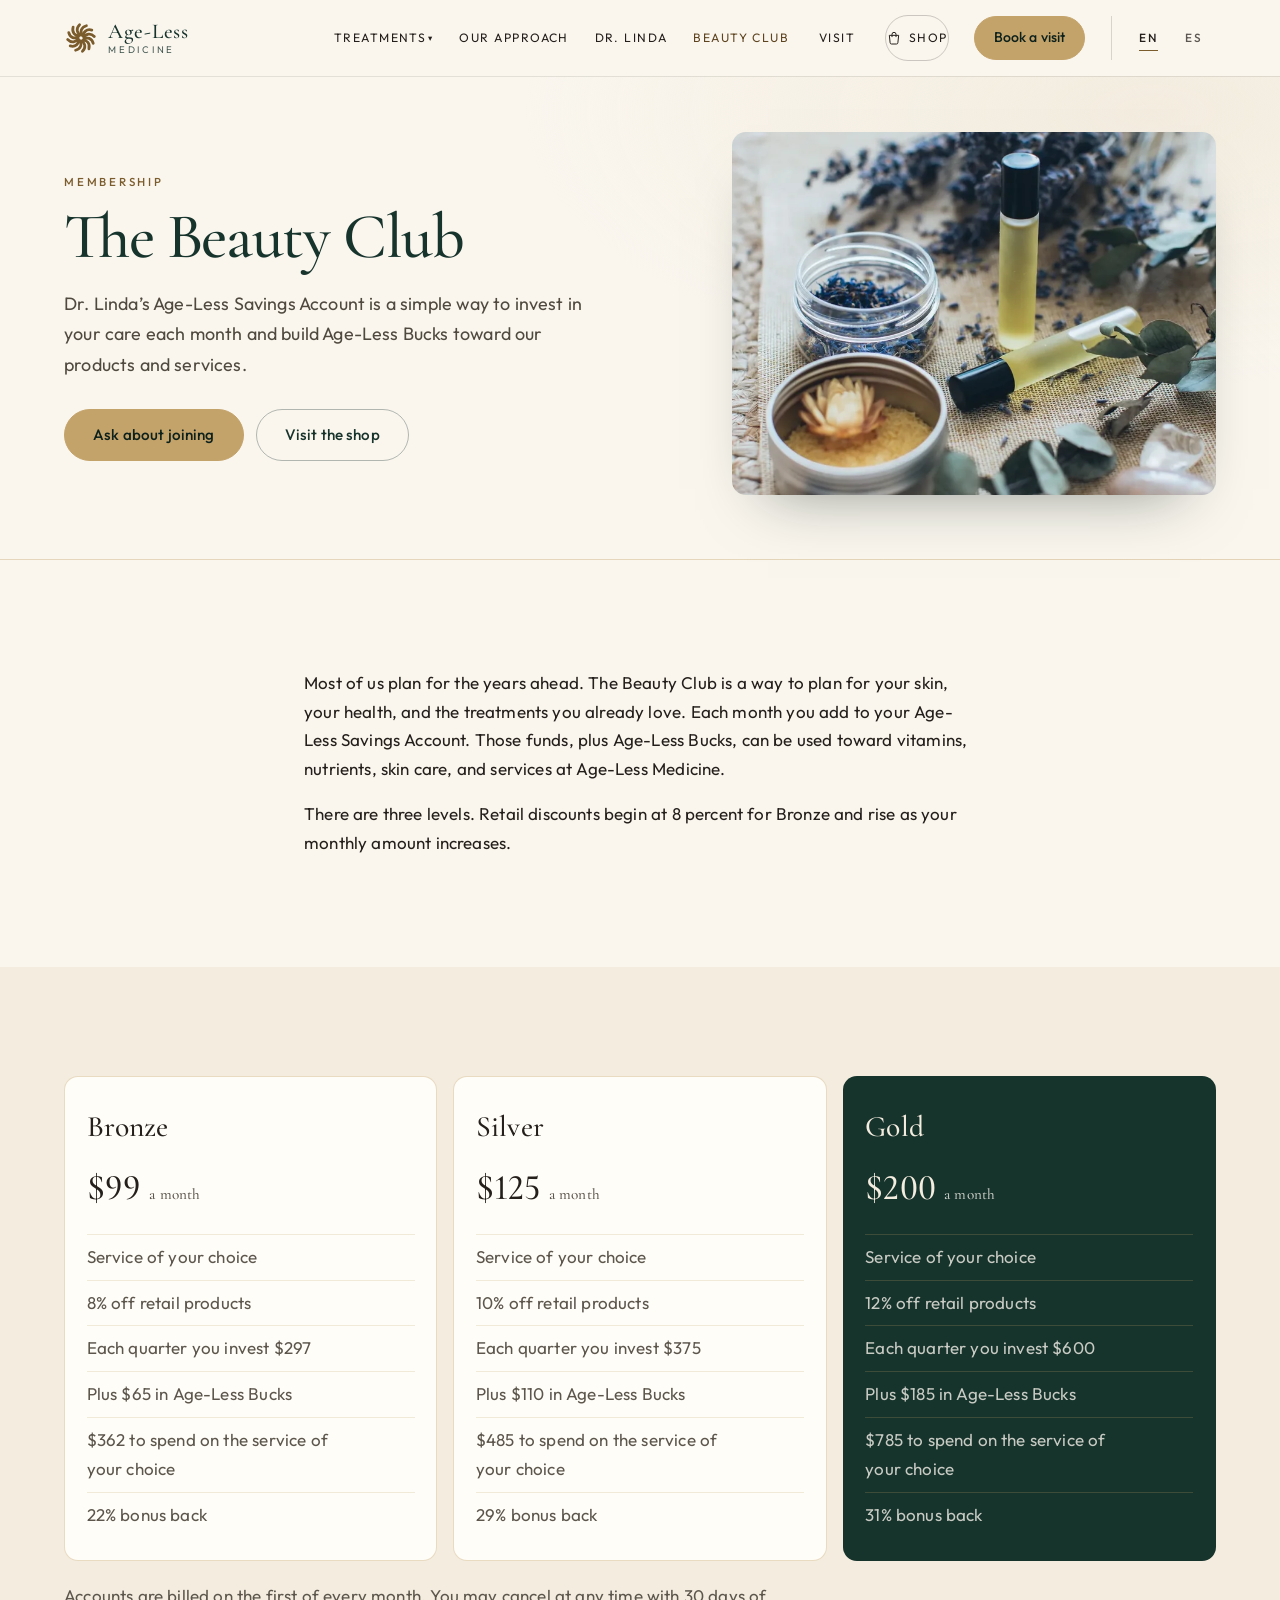
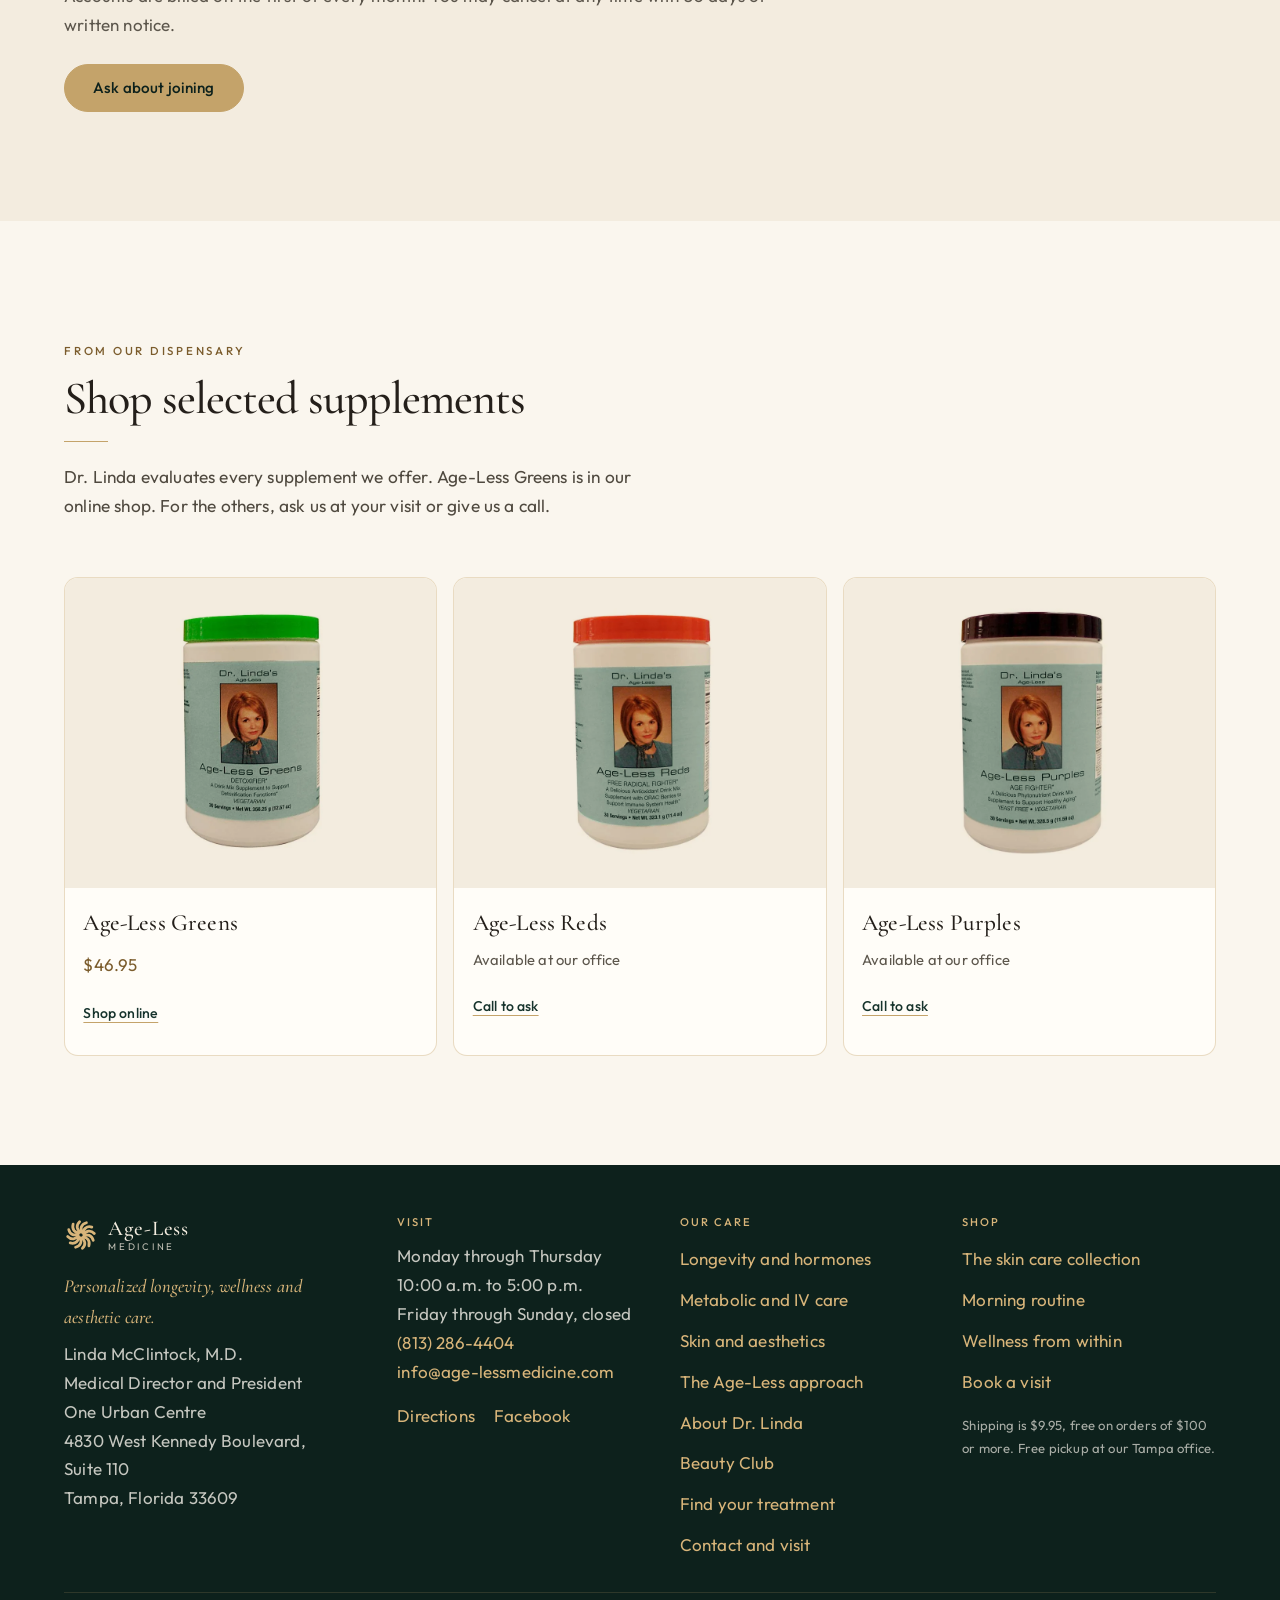
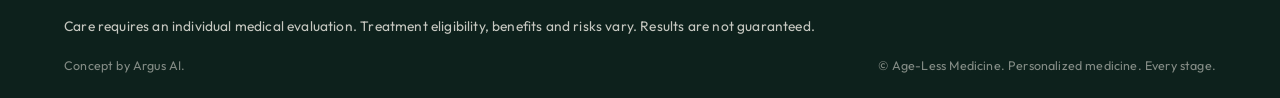
<file: beauty-club.html>
<!DOCTYPE html>
<html lang="en">
<head>
  <meta charset="utf-8">
  <meta name="viewport" content="width=device-width, initial-scale=1, viewport-fit=cover">
  <meta name="robots" content="noindex, nofollow">
  <meta name="view-transition" content="same-origin">
  <title>Beauty Club | Age-Less Medicine</title>
  <style>html,body{background:#faf6ee}</style>
  <meta name="description" content="Join the Age-Less Savings Account at Age-Less Medicine. Monthly membership starts at $99, with retail discounts beginning at 8 percent.">
  <link rel="icon" href="favicon.svg" type="image/svg+xml">
  <link rel="icon" href="images/brand/favicon-32.png" type="image/png" sizes="32x32">
  <link rel="apple-touch-icon" href="images/brand/apple-touch-icon.png">
  <meta name="theme-color" content="#16332c">
  <meta property="og:type" content="website">
  <meta property="og:site_name" content="Age-Less Medicine">
  <meta property="og:title" content="Beauty Club | Age-Less Medicine">
  <meta property="og:description" content="Join the Age-Less Savings Account at Age-Less Medicine. Monthly membership starts at $99, with retail discounts beginning at 8 percent.">
  <meta property="og:url" content="https://botgob.github.io/ageless-demo-concept/beauty-club.html">
  <meta property="og:image" content="https://botgob.github.io/ageless-demo-concept/images/og/og-clinic.jpg">
  <meta property="og:image:width" content="1200">
  <meta property="og:image:height" content="630">
  <meta property="og:image:alt" content="Age-Less Medicine. Live well. Age beautifully.">
  <meta name="twitter:card" content="summary_large_image">
  <meta name="twitter:title" content="Beauty Club | Age-Less Medicine">
  <meta name="twitter:description" content="Join the Age-Less Savings Account at Age-Less Medicine. Monthly membership starts at $99, with retail discounts beginning at 8 percent.">
  <meta name="twitter:image" content="https://botgob.github.io/ageless-demo-concept/images/og/og-clinic.jpg">
  <link rel="preload" href="site/assets/fonts/CormorantGaramond-500.woff2" as="font" type="font/woff2" crossorigin>
  <link rel="preload" href="site/assets/fonts/CormorantGaramond-500i.woff2" as="font" type="font/woff2" crossorigin>
  <link rel="preload" href="site/assets/fonts/Outfit-400.woff2" as="font" type="font/woff2" crossorigin>
  <link rel="stylesheet" href="css/fonts.css?v=20261122-up2">
  <link rel="stylesheet" href="css/styles.css?v=20261122-up2">
  <link rel="stylesheet" href="css/clinic.css?v=20261122-up2">
  <link rel="stylesheet" href="css/premium.css?v=20261122-up2">
  <link rel="stylesheet" href="css/upscale.css?v=20261122-up2">
  <link rel="preload" as="image" type="image/webp" href="images/stock/apothecary-800.webp" imagesrcset="images/stock/apothecary-800.webp 800w, images/stock/apothecary-1200.webp 1200w, images/stock/apothecary.webp 1400w" imagesizes="(max-width: 1080px) 92vw, 560px">
  <noscript><style>[data-reveal]{opacity:1;transform:none}</style></noscript>
  <script>(function(){var l=new URLSearchParams(location.search).get("lang");try{l=l||localStorage.getItem("al-lang")}catch(e){}if(l==="es"){document.documentElement.classList.add("lang-pending");setTimeout(function(){document.documentElement.classList.remove("lang-pending")},1500)}})();</script>
</head>
<body class="clinic page-club">
  <a class="skip" href="#main">Skip to content</a>
  <header class="site-header is-solid">
    <div class="header-inner">
      <a class="brand" href="index.html" aria-label="Age-Less Medicine home">
        <svg class="brand-mark brand-swirl" viewBox="0 0 48 48" aria-hidden="true"><g transform="translate(48 0) scale(-1 1)" fill="none" stroke="currentColor" stroke-width="3.9" stroke-linecap="round"><path d="M24 19.8 C 30 17.5, 31.5 10.5, 26 5.2" transform="rotate(0 24 24)"/><path d="M24 19.8 C 30 17.5, 31.5 10.5, 26 5.2" transform="rotate(30 24 24)"/><path d="M24 19.8 C 30 17.5, 31.5 10.5, 26 5.2" transform="rotate(60 24 24)"/><path d="M24 19.8 C 30 17.5, 31.5 10.5, 26 5.2" transform="rotate(90 24 24)"/><path d="M24 19.8 C 30 17.5, 31.5 10.5, 26 5.2" transform="rotate(120 24 24)"/><path d="M24 19.8 C 30 17.5, 31.5 10.5, 26 5.2" transform="rotate(150 24 24)"/><path d="M24 19.8 C 30 17.5, 31.5 10.5, 26 5.2" transform="rotate(180 24 24)"/><path d="M24 19.8 C 30 17.5, 31.5 10.5, 26 5.2" transform="rotate(210 24 24)"/><path d="M24 19.8 C 30 17.5, 31.5 10.5, 26 5.2" transform="rotate(240 24 24)"/><path d="M24 19.8 C 30 17.5, 31.5 10.5, 26 5.2" transform="rotate(270 24 24)"/><path d="M24 19.8 C 30 17.5, 31.5 10.5, 26 5.2" transform="rotate(300 24 24)"/><path d="M24 19.8 C 30 17.5, 31.5 10.5, 26 5.2" transform="rotate(330 24 24)"/></g></svg>
        <span class="brand-text">
          <span class="brand-name">Age-Less</span>
          <span class="brand-sub">Medicine</span>
        </span>
      </a>
      <nav class="nav" id="site-nav" aria-label="Primary">
        <div class="has-sub">
          <button class="nav-label" type="button" aria-expanded="false" aria-controls="treat-menu">Treatments</button>
          <div class="subnav mega" id="treat-menu">
            <div class="mega-col">
              <a class="mega-head" href="longevity.html"><span class="mega-n">01</span><span>Longevity and hormones</span></a>
              <p class="mega-tag">A foundation for wellness.</p>
              <ul>
                <li><a href="longevity.html#assessments">Longevity and wellness assessments</a></li>
                <li><a href="hormones.html">Hormone optimization</a></li>
                <li><a href="longevity.html#peptides">Peptide expertise</a></li>
              </ul>
            </div>
            <div class="mega-col">
              <a class="mega-head" href="metabolic.html"><span class="mega-n">02</span><span>Metabolic and IV care</span></a>
              <p class="mega-tag">Support your health goals.</p>
              <ul>
                <li><a href="weight-loss.html">Micro-dose GLP-1 weight loss</a></li>
                <li><a href="metabolic.html#iv">Customized IV therapies</a></li>
              </ul>
            </div>
            <div class="mega-col">
              <a class="mega-head" href="aesthetics.html"><span class="mega-n">03</span><span>Skin and aesthetics</span></a>
              <p class="mega-tag">Your beauty. Your way.</p>
              <ul>
                <li><a href="injectables.html">Botox and dermal fillers</a></li>
                <li><a href="skin.html">Skin and facials</a></li>
                <li><a href="prp.html">PRP Stem-Cell Facial</a></li>
                <li><a href="aesthetics.html#supplements">Age-Less vitamins and supplements</a></li>
                <li><a href="site/index.html#shop">Age-Less skin care</a></li>
              </ul>
            </div>
            <div class="mega-foot">
              <a href="index.html#approach">The Age-Less approach</a>
              <a href="index.html#find-treatment" data-open-quiz>Not sure where to start? Find your treatment</a>
            </div>
          </div>
        </div>
        <a href="index.html#approach">Our approach</a>
        <a href="about.html">Dr. Linda</a>
        <a href="beauty-club.html" aria-current="page">Beauty Club</a>
        <a href="contact.html">Visit</a>
        <a class="cross-link nav-shop" href="site/index.html"><svg viewBox="0 0 24 24" aria-hidden="true"><path d="M5 8h14l-1.2 11.2a2 2 0 0 1-2 1.8H8.2a2 2 0 0 1-2-1.8L5 8Z" fill="none" stroke="currentColor" stroke-width="1.5"/><path d="M9 10V6.5a3 3 0 0 1 6 0V10" fill="none" stroke="currentColor" stroke-width="1.5" stroke-linecap="round"/></svg><span>Shop</span></a>
        <a class="btn btn--gold nav-book" href="#book" data-open-booking>Book a visit</a>
      </nav>
      <div class="header-tools">
        <a class="cross-link cross-link--bar" href="site/index.html"><svg viewBox="0 0 24 24" aria-hidden="true"><path d="M5 8h14l-1.2 11.2a2 2 0 0 1-2 1.8H8.2a2 2 0 0 1-2-1.8L5 8Z" fill="none" stroke="currentColor" stroke-width="1.5"/><path d="M9 10V6.5a3 3 0 0 1 6 0V10" fill="none" stroke="currentColor" stroke-width="1.5" stroke-linecap="round"/></svg><span>Shop</span></a>
        <div class="lang-switch" role="group" aria-label="Language">
          <button type="button" data-lang="en" aria-pressed="true">EN</button>
          <button type="button" data-lang="es" aria-pressed="false">ES</button>
        </div>
        <button class="nav-toggle" type="button" aria-expanded="false" aria-controls="site-nav" aria-label="Open menu"><span></span></button>
      </div>
    </div>
  </header>
  <div class="voice-pop" id="voice-pop" role="status" aria-live="polite" hidden>
    <div class="wave" aria-hidden="true"><i></i><i></i><i></i><i></i><i></i><i></i><i></i><i></i><i></i><i></i><i></i><i></i></div>
    <p>Her welcome, in her own voice, is coming soon.</p>
  </div>
  <main id="main">
    <section class="p-hero">
      <div class="wrap p-hero-grid">
        <div class="p-hero-copy">
          <p class="eyebrow">Membership</p>
          <h1 class="display">The Beauty&nbsp;Club</h1>
          <p class="lede">Dr. Linda’s Age-Less Savings Account is a simple way to invest in your care each month and build Age-Less Bucks toward our products and services.</p>
          <div class="btn-row">
            <a class="btn btn--gold" href="#book" data-open-booking data-treatment="Beauty Club">Ask about joining</a>
            <a class="btn btn--line" href="site/index.html">Visit the shop</a>
          </div>
        </div>
        <figure class="p-hero-media"><picture><source type="image/webp" srcset="images/stock/apothecary-800.webp 800w, images/stock/apothecary-1200.webp 1200w, images/stock/apothecary.webp 1400w" sizes="(max-width: 1080px) 92vw, 560px"><img src="images/stock/apothecary.jpg" srcset="images/stock/apothecary-800.jpg 800w, images/stock/apothecary-1200.jpg 1200w, images/stock/apothecary.jpg 1400w" sizes="(max-width: 1080px) 92vw, 560px" alt="" width="1400" height="2100" fetchpriority="high" decoding="sync"></picture></figure>
      </div>
    </section>
    <section class="section">
      <div class="wrap prose" data-reveal>
        <p>Most of us plan for the years ahead. The Beauty Club is a way to plan for your skin, your health, and the treatments you already love. Each month you add to your Age-Less Savings Account. Those funds, plus Age-Less Bucks, can be used toward vitamins, nutrients, skin care, and services at Age-Less Medicine.</p>
        <p>There are three levels. Retail discounts begin at 8 percent for Bronze and rise as your monthly amount increases.</p>
      </div>
    </section>
    <section class="section section--ivory">
      <div class="wrap">
        <div class="tiers">
          <article class="tier" data-reveal>
            <h3>Bronze</h3>
            <p class="price">$<span data-count="99">99</span> <span>a month</span></p>
            <ul>
              <li>Service of your choice</li>
              <li>8% off retail products</li>
              <li>Each quarter you invest $297</li>
              <li>Plus $65 in Age-Less Bucks</li>
              <li>$362 to spend on the service of your choice</li>
              <li>22% bonus back</li>
            </ul>
          </article>
          <article class="tier" data-reveal>
            <h3>Silver</h3>
            <p class="price">$<span data-count="125">125</span> <span>a month</span></p>
            <ul>
              <li>Service of your choice</li>
              <li>10% off retail products</li>
              <li>Each quarter you invest $375</li>
              <li>Plus $110 in Age-Less Bucks</li>
              <li>$485 to spend on the service of your choice</li>
              <li>29% bonus back</li>
            </ul>
          </article>
          <article class="tier tier--gold" data-reveal>
            <h3>Gold</h3>
            <p class="price">$<span data-count="200">200</span> <span>a month</span></p>
            <ul>
              <li>Service of your choice</li>
              <li>12% off retail products</li>
              <li>Each quarter you invest $600</li>
              <li>Plus $185 in Age-Less Bucks</li>
              <li>$785 to spend on the service of your choice</li>
              <li>31% bonus back</li>
            </ul>
          </article>
        </div>
        <p class="club-note">Accounts are billed on the first of every month. You may cancel at any time with 30 days of written notice.</p>
        <div class="btn-row" style="margin-top:1.5rem">
          <a class="btn btn--gold" href="#book" data-open-booking data-treatment="Beauty Club">Ask about joining</a>
        </div>
      </div>
    </section>
    <section class="section">
      <div class="wrap">
        <div class="section-head" data-reveal>
          <p class="eyebrow">From our dispensary</p>
          <h2 class="display">Shop selected&nbsp;supplements</h2>
          <hr class="gold-rule">
          <p class="lede">Dr. Linda evaluates every supplement we offer. Age-Less Greens is in our online shop. For the others, ask us at your visit or give us a call.</p>
        </div>
        <div class="shop-grid">
          <a class="product" data-reveal href="site/index.html?goal=inside#shop">
            <div class="product-photo"><picture><source type="image/webp" srcset="images/products/greens.webp"><img src="images/products/greens.jpg" alt="A jar of Age-Less Greens" width="470" height="694" loading="lazy" decoding="async"></picture></div>
            <div class="product-body"><h3>Age-Less Greens</h3><p class="amt">$46.95</p><span class="product-cta">Shop online</span></div>
          </a>
          <div class="product product--ask" data-reveal>
            <div class="product-photo"><picture><source type="image/webp" srcset="images/products/reds.webp"><img src="images/products/reds.jpg" alt="A jar of Age-Less Reds" width="470" height="694" loading="lazy" decoding="async"></picture></div>
            <div class="product-body"><h3>Age-Less Reds</h3><p class="amt-note">Available at our office</p><a class="product-cta" href="tel:+18132864404">Call to ask</a></div>
          </div>
          <div class="product product--ask" data-reveal>
            <div class="product-photo"><picture><source type="image/webp" srcset="images/products/purples.webp"><img src="images/products/purples.jpg" alt="A jar of Age-Less Purples" width="470" height="694" loading="lazy" decoding="async"></picture></div>
            <div class="product-body"><h3>Age-Less Purples</h3><p class="amt-note">Available at our office</p><a class="product-cta" href="tel:+18132864404">Call to ask</a></div>
          </div>
        </div>
      </div>
    </section>

  </main>
  <footer class="site-footer">
    <div class="wrap footer-grid">
      <div class="footer-brand">
        <a class="brand" href="index.html" aria-label="Age-Less Medicine home">
          <svg class="brand-mark brand-swirl" viewBox="0 0 48 48" aria-hidden="true"><g transform="translate(48 0) scale(-1 1)" fill="none" stroke="currentColor" stroke-width="3.9" stroke-linecap="round"><path d="M24 19.8 C 30 17.5, 31.5 10.5, 26 5.2" transform="rotate(0 24 24)"/><path d="M24 19.8 C 30 17.5, 31.5 10.5, 26 5.2" transform="rotate(30 24 24)"/><path d="M24 19.8 C 30 17.5, 31.5 10.5, 26 5.2" transform="rotate(60 24 24)"/><path d="M24 19.8 C 30 17.5, 31.5 10.5, 26 5.2" transform="rotate(90 24 24)"/><path d="M24 19.8 C 30 17.5, 31.5 10.5, 26 5.2" transform="rotate(120 24 24)"/><path d="M24 19.8 C 30 17.5, 31.5 10.5, 26 5.2" transform="rotate(150 24 24)"/><path d="M24 19.8 C 30 17.5, 31.5 10.5, 26 5.2" transform="rotate(180 24 24)"/><path d="M24 19.8 C 30 17.5, 31.5 10.5, 26 5.2" transform="rotate(210 24 24)"/><path d="M24 19.8 C 30 17.5, 31.5 10.5, 26 5.2" transform="rotate(240 24 24)"/><path d="M24 19.8 C 30 17.5, 31.5 10.5, 26 5.2" transform="rotate(270 24 24)"/><path d="M24 19.8 C 30 17.5, 31.5 10.5, 26 5.2" transform="rotate(300 24 24)"/><path d="M24 19.8 C 30 17.5, 31.5 10.5, 26 5.2" transform="rotate(330 24 24)"/></g></svg>
          <span class="brand-text"><span class="brand-name">Age-Less</span><span class="brand-sub">Medicine</span></span>
        </a>
        <p class="footer-tag">Personalized longevity, wellness and aesthetic care.</p>
        <p>Linda McClintock, M.D.<br>Medical Director and President</p>
        <p>One Urban Centre<br>4830 West Kennedy Boulevard, Suite 110<br>Tampa, Florida 33609</p>
      </div>
      <div>
        <h2>Visit</h2>
        <p>Monday through Thursday<br>10:00 a.m. to 5:00 p.m.<br>Friday through Sunday, closed</p>
        <p><a href="tel:+18132864404">(813) 286-4404</a><br>
        <a href="mailto:info@age-lessmedicine.com">info@age-lessmedicine.com</a></p>
        <ul class="footer-list footer-list--inline">
          <li><a href="https://maps.google.com/?q=4830+West+Kennedy+Boulevard+Suite+110+Tampa+FL+33609" rel="noopener noreferrer" target="_blank">Directions</a></li>
          <li><a href="https://www.facebook.com/296291637095921" rel="noopener noreferrer" target="_blank">Facebook</a></li>
        </ul>
      </div>
      <div>
        <h2>Our care</h2>
        <ul class="footer-list">
          <li><a href="longevity.html">Longevity and hormones</a></li>
          <li><a href="metabolic.html">Metabolic and IV care</a></li>
          <li><a href="aesthetics.html">Skin and aesthetics</a></li>
          <li><a href="index.html#approach">The Age-Less approach</a></li>
          <li><a href="about.html">About Dr. Linda</a></li>
          <li><a href="beauty-club.html">Beauty Club</a></li>
          <li><a href="index.html#find-treatment" data-open-quiz>Find your treatment</a></li>
          <li><a href="contact.html">Contact and visit</a></li>
        </ul>
      </div>
      <div>
        <h2>Shop</h2>
        <ul class="footer-list">
          <li><a href="site/index.html#shop">The skin care collection</a></li>
          <li><a href="site/index.html#routine">Morning routine</a></li>
          <li><a href="site/index.html?goal=inside#shop">Wellness from within</a></li>
          <li><a href="#book" data-open-booking>Book a visit</a></li>
        </ul>
        <p class="footer-ship">Shipping is $9.95, free on orders of $100 or more. Free pickup at our Tampa office.</p>
      </div>
    </div>
    <div class="wrap footer-disclaimer">
      <p>Care requires an individual medical evaluation. Treatment eligibility, benefits and risks vary. Results are not guaranteed.</p>
    </div>
    <div class="wrap legal">
      <p>Concept by Argus AI.</p>
      <p>&copy; Age-Less Medicine. Personalized medicine. Every stage.</p>
    </div>
  </footer>
  <div class="book-bar" role="region" aria-label="Quick booking">
    <a class="btn btn--ghost" href="tel:+18132864404">Call</a>
    <a class="btn btn--gold" href="#book" data-open-booking>Book a visit</a>
  </div>
  <div class="modal" id="book" aria-hidden="true" role="dialog" aria-labelledby="book-title">
    <div class="modal-backdrop" data-close-booking></div>
    <div class="modal-card">
      <button class="modal-close" type="button" data-close-booking aria-label="Close booking form">&times;</button>
      <form id="booking-form">
        <p class="eyebrow">Request a visit</p>
        <h2 class="display" id="book-title">When would you like to come&nbsp;in?</h2>
        <hr class="gold-rule">
        <p class="form-note">Please do not include medical details. This form is only for scheduling.</p>
        <div class="form-scroll">
        <div class="form-grid">
          <label>How can we help?
            <select id="visit-treatment" name="treatment" required>
              <option value="" disabled selected>Select a visit type</option>
            <option value="Consultation">Consultation</option>
            <option value="Longevity and wellness assessment">Longevity and wellness assessment</option>
            <option value="Hormone optimization">Hormone optimization</option>
            <option value="Peptide consultation">Peptide consultation</option>
            <option value="Micro-dose GLP-1 weight loss">Micro-dose GLP-1 weight loss</option>
            <option value="IV therapy">IV therapy</option>
            <option value="Botox and dermal fillers">Botox and dermal fillers</option>
            <option value="Skin and facials">Skin and facials</option>
            <option value="PRP Stem-Cell Facial">PRP Stem-Cell Facial</option>
            <option value="Beauty Club">Beauty Club</option>
            <option value="I am not sure yet">I am not sure yet</option>
            </select>
          </label>
          <label>Preferred day
            <input id="visit-date" name="date" type="date" required>
          </label>
          <label>Preferred time
            <select name="time" required>
              <option value="" disabled selected>Select a time of day</option>
              <option>Morning, 10:00 a.m. to 12:00 p.m.</option>
              <option>Early afternoon, 12:00 p.m. to 3:00 p.m.</option>
              <option>Late afternoon, 3:00 p.m. to 5:00 p.m.</option>
            </select>
          </label>
          <label>Full name
            <input name="name" type="text" autocomplete="name" required>
          </label>
          <label>Phone
            <input name="phone" type="tel" autocomplete="tel" required>
          </label>
          <label>Email
            <input name="email" type="email" autocomplete="email" required>
          </label>
          <label>Are you new to our office?
            <select name="patient" required>
              <option value="" disabled selected>Please choose one</option>
              <option>I am a new patient</option>
              <option>I am a returning patient</option>
            </select>
          </label>
        </div>
        <p class="form-note">We are open Monday through Thursday, 10:00 a.m. to 5:00 p.m.</p>
        <p class="form-error" id="booking-error"></p>
        </div>
        <div class="btn-row modal-actions">
          <button class="btn btn--gold" type="submit">Request this time</button>
          <button class="btn btn--line" type="button" data-close-booking>Cancel</button>
        </div>
      </form>
      <div class="confirm" id="booking-confirm" hidden></div>
    </div>
  </div>
  <div class="modal" id="quiz" aria-hidden="true" role="dialog" aria-labelledby="quiz-title">
    <div class="modal-backdrop" data-close-quiz></div>
    <div class="modal-card quiz-card">
      <button class="modal-close" type="button" data-close-quiz aria-label="Close treatment guide">&times;</button>
      <div id="quiz-app"></div>
    </div>
  </div>
  <script src="js/i18n-es.js?v=20261122-up2" defer></script>
  <script src="js/lang.js?v=20261122-up2" defer></script>
  <script src="js/main.js?v=20261122-up2" defer></script>
  <script src="site/assets/js/premium.js?v=20261122-up2" defer></script>
</body>
</html>
</file>
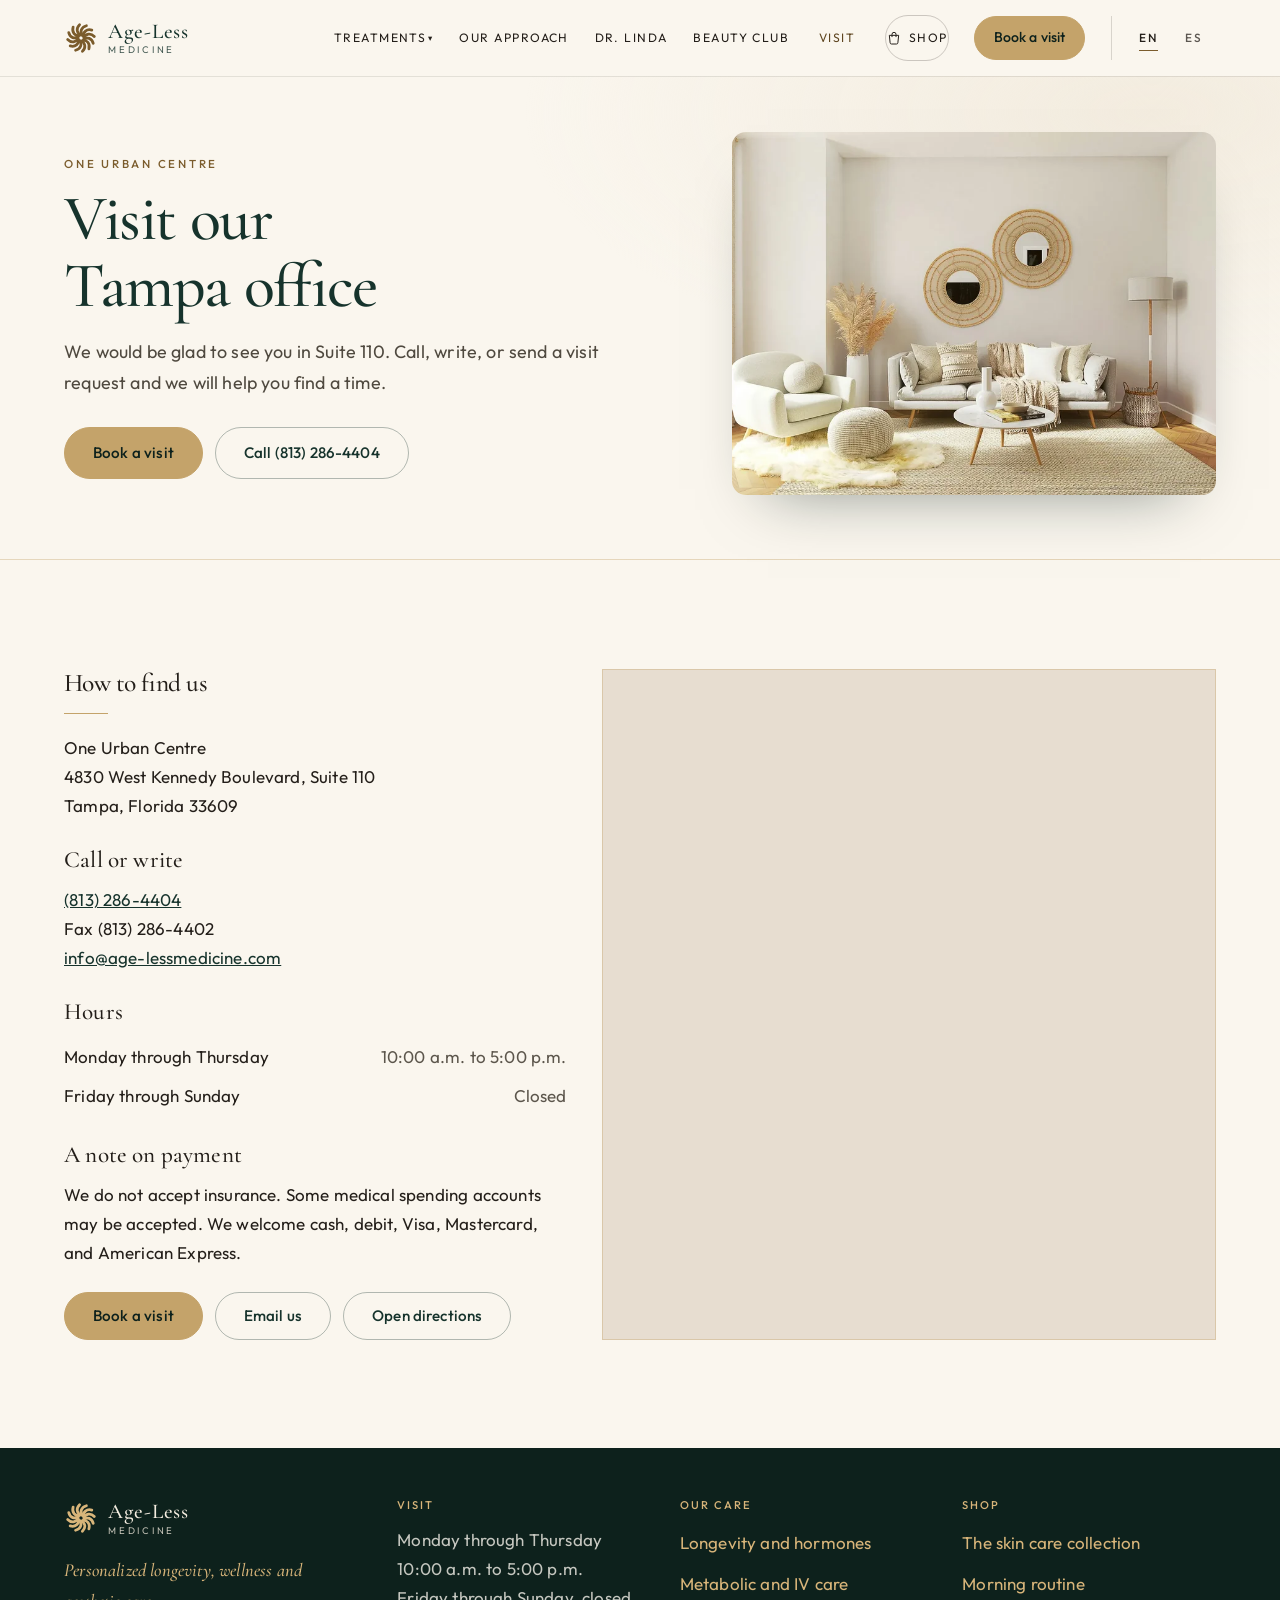
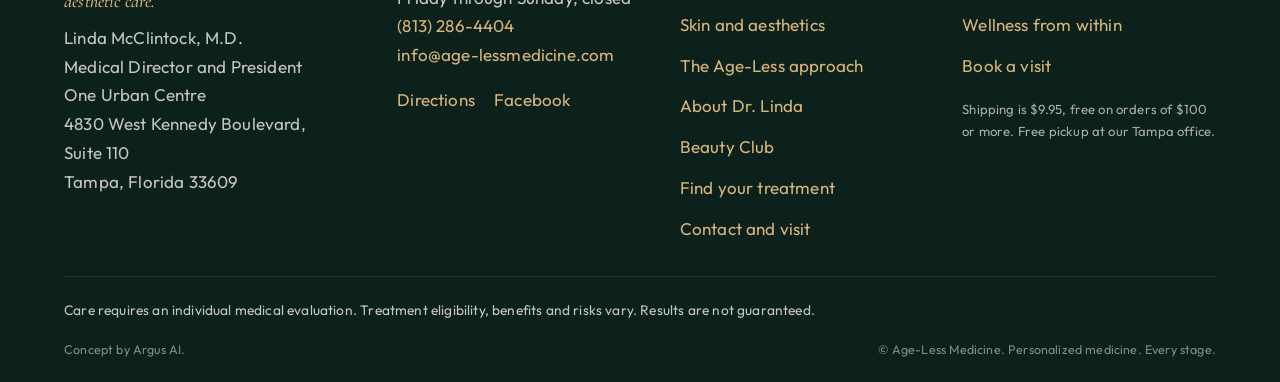
<file: contact.html>
<!DOCTYPE html>
<html lang="en">
<head>
  <meta charset="utf-8">
  <meta name="viewport" content="width=device-width, initial-scale=1, viewport-fit=cover">
  <meta name="robots" content="noindex, nofollow">
  <meta name="view-transition" content="same-origin">
  <title>Visit Us | Age-Less Medicine</title>
  <style>html,body{background:#faf6ee}</style>
  <meta name="description" content="Visit Age-Less Medicine at 4830 West Kennedy Boulevard, Suite 110, Tampa. Open Monday through Thursday, 10:00 a.m. to 5:00 p.m.">
  <link rel="icon" href="favicon.svg" type="image/svg+xml">
  <link rel="icon" href="images/brand/favicon-32.png" type="image/png" sizes="32x32">
  <link rel="apple-touch-icon" href="images/brand/apple-touch-icon.png">
  <meta name="theme-color" content="#16332c">
  <meta property="og:type" content="website">
  <meta property="og:site_name" content="Age-Less Medicine">
  <meta property="og:title" content="Visit Us | Age-Less Medicine">
  <meta property="og:description" content="Visit Age-Less Medicine at 4830 West Kennedy Boulevard, Suite 110, Tampa. Open Monday through Thursday, 10:00 a.m. to 5:00 p.m.">
  <meta property="og:url" content="https://botgob.github.io/ageless-demo-concept/contact.html">
  <meta property="og:image" content="https://botgob.github.io/ageless-demo-concept/images/og/og-clinic.jpg">
  <meta property="og:image:width" content="1200">
  <meta property="og:image:height" content="630">
  <meta property="og:image:alt" content="Age-Less Medicine. Live well. Age beautifully.">
  <meta name="twitter:card" content="summary_large_image">
  <meta name="twitter:title" content="Visit Us | Age-Less Medicine">
  <meta name="twitter:description" content="Visit Age-Less Medicine at 4830 West Kennedy Boulevard, Suite 110, Tampa. Open Monday through Thursday, 10:00 a.m. to 5:00 p.m.">
  <meta name="twitter:image" content="https://botgob.github.io/ageless-demo-concept/images/og/og-clinic.jpg">
  <link rel="preload" href="site/assets/fonts/CormorantGaramond-500.woff2" as="font" type="font/woff2" crossorigin>
  <link rel="preload" href="site/assets/fonts/CormorantGaramond-500i.woff2" as="font" type="font/woff2" crossorigin>
  <link rel="preload" href="site/assets/fonts/Outfit-400.woff2" as="font" type="font/woff2" crossorigin>
  <link rel="stylesheet" href="css/fonts.css?v=20261122-up2">
  <link rel="stylesheet" href="css/styles.css?v=20261122-up2">
  <link rel="stylesheet" href="css/clinic.css?v=20261122-up2">
  <link rel="stylesheet" href="css/premium.css?v=20261122-up2">
  <link rel="stylesheet" href="css/upscale.css?v=20261122-up2">
  <link rel="preload" as="image" type="image/webp" href="images/stock/interior-cream-800.webp" imagesrcset="images/stock/interior-cream-800.webp 800w, images/stock/interior-cream-1200.webp 1200w, images/stock/interior-cream.webp 1800w" imagesizes="(max-width: 1080px) 92vw, 560px">
  <noscript><style>[data-reveal]{opacity:1;transform:none}</style></noscript>
  <script>(function(){var l=new URLSearchParams(location.search).get("lang");try{l=l||localStorage.getItem("al-lang")}catch(e){}if(l==="es"){document.documentElement.classList.add("lang-pending");setTimeout(function(){document.documentElement.classList.remove("lang-pending")},1500)}})();</script>
</head>
<body class="clinic page-contact">
  <a class="skip" href="#main">Skip to content</a>
  <header class="site-header is-solid">
    <div class="header-inner">
      <a class="brand" href="index.html" aria-label="Age-Less Medicine home">
        <svg class="brand-mark brand-swirl" viewBox="0 0 48 48" aria-hidden="true"><g transform="translate(48 0) scale(-1 1)" fill="none" stroke="currentColor" stroke-width="3.9" stroke-linecap="round"><path d="M24 19.8 C 30 17.5, 31.5 10.5, 26 5.2" transform="rotate(0 24 24)"/><path d="M24 19.8 C 30 17.5, 31.5 10.5, 26 5.2" transform="rotate(30 24 24)"/><path d="M24 19.8 C 30 17.5, 31.5 10.5, 26 5.2" transform="rotate(60 24 24)"/><path d="M24 19.8 C 30 17.5, 31.5 10.5, 26 5.2" transform="rotate(90 24 24)"/><path d="M24 19.8 C 30 17.5, 31.5 10.5, 26 5.2" transform="rotate(120 24 24)"/><path d="M24 19.8 C 30 17.5, 31.5 10.5, 26 5.2" transform="rotate(150 24 24)"/><path d="M24 19.8 C 30 17.5, 31.5 10.5, 26 5.2" transform="rotate(180 24 24)"/><path d="M24 19.8 C 30 17.5, 31.5 10.5, 26 5.2" transform="rotate(210 24 24)"/><path d="M24 19.8 C 30 17.5, 31.5 10.5, 26 5.2" transform="rotate(240 24 24)"/><path d="M24 19.8 C 30 17.5, 31.5 10.5, 26 5.2" transform="rotate(270 24 24)"/><path d="M24 19.8 C 30 17.5, 31.5 10.5, 26 5.2" transform="rotate(300 24 24)"/><path d="M24 19.8 C 30 17.5, 31.5 10.5, 26 5.2" transform="rotate(330 24 24)"/></g></svg>
        <span class="brand-text">
          <span class="brand-name">Age-Less</span>
          <span class="brand-sub">Medicine</span>
        </span>
      </a>
      <nav class="nav" id="site-nav" aria-label="Primary">
        <div class="has-sub">
          <button class="nav-label" type="button" aria-expanded="false" aria-controls="treat-menu">Treatments</button>
          <div class="subnav mega" id="treat-menu">
            <div class="mega-col">
              <a class="mega-head" href="longevity.html"><span class="mega-n">01</span><span>Longevity and hormones</span></a>
              <p class="mega-tag">A foundation for wellness.</p>
              <ul>
                <li><a href="longevity.html#assessments">Longevity and wellness assessments</a></li>
                <li><a href="hormones.html">Hormone optimization</a></li>
                <li><a href="longevity.html#peptides">Peptide expertise</a></li>
              </ul>
            </div>
            <div class="mega-col">
              <a class="mega-head" href="metabolic.html"><span class="mega-n">02</span><span>Metabolic and IV care</span></a>
              <p class="mega-tag">Support your health goals.</p>
              <ul>
                <li><a href="weight-loss.html">Micro-dose GLP-1 weight loss</a></li>
                <li><a href="metabolic.html#iv">Customized IV therapies</a></li>
              </ul>
            </div>
            <div class="mega-col">
              <a class="mega-head" href="aesthetics.html"><span class="mega-n">03</span><span>Skin and aesthetics</span></a>
              <p class="mega-tag">Your beauty. Your way.</p>
              <ul>
                <li><a href="injectables.html">Botox and dermal fillers</a></li>
                <li><a href="skin.html">Skin and facials</a></li>
                <li><a href="prp.html">PRP Stem-Cell Facial</a></li>
                <li><a href="aesthetics.html#supplements">Age-Less vitamins and supplements</a></li>
                <li><a href="site/index.html#shop">Age-Less skin care</a></li>
              </ul>
            </div>
            <div class="mega-foot">
              <a href="index.html#approach">The Age-Less approach</a>
              <a href="index.html#find-treatment" data-open-quiz>Not sure where to start? Find your treatment</a>
            </div>
          </div>
        </div>
        <a href="index.html#approach">Our approach</a>
        <a href="about.html">Dr. Linda</a>
        <a href="beauty-club.html">Beauty Club</a>
        <a href="contact.html" aria-current="page">Visit</a>
        <a class="cross-link nav-shop" href="site/index.html"><svg viewBox="0 0 24 24" aria-hidden="true"><path d="M5 8h14l-1.2 11.2a2 2 0 0 1-2 1.8H8.2a2 2 0 0 1-2-1.8L5 8Z" fill="none" stroke="currentColor" stroke-width="1.5"/><path d="M9 10V6.5a3 3 0 0 1 6 0V10" fill="none" stroke="currentColor" stroke-width="1.5" stroke-linecap="round"/></svg><span>Shop</span></a>
        <a class="btn btn--gold nav-book" href="#book" data-open-booking>Book a visit</a>
      </nav>
      <div class="header-tools">
        <a class="cross-link cross-link--bar" href="site/index.html"><svg viewBox="0 0 24 24" aria-hidden="true"><path d="M5 8h14l-1.2 11.2a2 2 0 0 1-2 1.8H8.2a2 2 0 0 1-2-1.8L5 8Z" fill="none" stroke="currentColor" stroke-width="1.5"/><path d="M9 10V6.5a3 3 0 0 1 6 0V10" fill="none" stroke="currentColor" stroke-width="1.5" stroke-linecap="round"/></svg><span>Shop</span></a>
        <div class="lang-switch" role="group" aria-label="Language">
          <button type="button" data-lang="en" aria-pressed="true">EN</button>
          <button type="button" data-lang="es" aria-pressed="false">ES</button>
        </div>
        <button class="nav-toggle" type="button" aria-expanded="false" aria-controls="site-nav" aria-label="Open menu"><span></span></button>
      </div>
    </div>
  </header>
  <div class="voice-pop" id="voice-pop" role="status" aria-live="polite" hidden>
    <div class="wave" aria-hidden="true"><i></i><i></i><i></i><i></i><i></i><i></i><i></i><i></i><i></i><i></i><i></i><i></i></div>
    <p>Her welcome, in her own voice, is coming soon.</p>
  </div>
  <main id="main">
    <section class="p-hero">
      <div class="wrap p-hero-grid">
        <div class="p-hero-copy">
          <p class="eyebrow">One Urban Centre</p>
          <h1 class="display">Visit our Tampa&nbsp;office</h1>
          <p class="lede">We would be glad to see you in Suite 110. Call, write, or send a visit request and we will help you find a time.</p>
          <div class="btn-row">
            <a class="btn btn--gold" href="#book" data-open-booking>Book a visit</a>
            <a class="btn btn--line" href="tel:+18132864404">Call (813) 286-4404</a>
          </div>
        </div>
        <figure class="p-hero-media"><picture><source type="image/webp" srcset="images/stock/interior-cream-800.webp 800w, images/stock/interior-cream-1200.webp 1200w, images/stock/interior-cream.webp 1800w" sizes="(max-width: 1080px) 92vw, 560px"><img src="images/stock/interior-cream.jpg" srcset="images/stock/interior-cream-800.jpg 800w, images/stock/interior-cream-1200.jpg 1200w, images/stock/interior-cream.jpg 1800w" sizes="(max-width: 1080px) 92vw, 560px" alt="" width="1800" height="1318" fetchpriority="high" decoding="sync"></picture></figure>
      </div>
    </section>
    <section class="section">
      <div class="wrap visit-grid">
        <div class="visit-card" data-reveal>
          <h2 class="display">How to find&nbsp;us</h2>
          <hr class="gold-rule">
          <p>One Urban Centre<br>4830 West Kennedy Boulevard, Suite 110<br>Tampa, Florida 33609</p>
          <h3>Call or write</h3>
          <p><a href="tel:+18132864404">(813) 286-4404</a><br>Fax (813) 286-4402<br>
          <a href="mailto:info@age-lessmedicine.com">info@age-lessmedicine.com</a></p>
          <h3>Hours</h3>
          <table class="hours">
            <tbody>
              <tr><td>Monday through Thursday</td><td>10:00 a.m. to 5:00 p.m.</td></tr>
              <tr><td>Friday through Sunday</td><td>Closed</td></tr>
            </tbody>
          </table>
          <h3>A note on payment</h3>
          <p>We do not accept insurance. Some medical spending accounts may be accepted. We welcome cash, debit, Visa, Mastercard, and American Express.</p>
          <div class="btn-row" style="margin-top:1.5rem">
            <a class="btn btn--gold" href="#book" data-open-booking>Book a visit</a>
            <a class="btn btn--line" href="mailto:info@age-lessmedicine.com">Email us</a>
            <a class="btn btn--line" href="https://maps.google.com/?q=4830+West+Kennedy+Boulevard+Suite+110+Tampa+FL+33609" rel="noopener noreferrer" target="_blank">Open directions</a>
          </div>
        </div>
        <div class="visit-visual" data-reveal>
          <div class="map-frame">
            <iframe title="Map of Age-Less Medicine in Tampa" src="https://maps.google.com/maps?q=4830+West+Kennedy+Boulevard+Suite+110+Tampa+FL+33609&amp;z=16&amp;output=embed" loading="lazy" referrerpolicy="no-referrer-when-downgrade"></iframe>
          </div>
        </div>
      </div>
    </section>

  </main>
  <footer class="site-footer">
    <div class="wrap footer-grid">
      <div class="footer-brand">
        <a class="brand" href="index.html" aria-label="Age-Less Medicine home">
          <svg class="brand-mark brand-swirl" viewBox="0 0 48 48" aria-hidden="true"><g transform="translate(48 0) scale(-1 1)" fill="none" stroke="currentColor" stroke-width="3.9" stroke-linecap="round"><path d="M24 19.8 C 30 17.5, 31.5 10.5, 26 5.2" transform="rotate(0 24 24)"/><path d="M24 19.8 C 30 17.5, 31.5 10.5, 26 5.2" transform="rotate(30 24 24)"/><path d="M24 19.8 C 30 17.5, 31.5 10.5, 26 5.2" transform="rotate(60 24 24)"/><path d="M24 19.8 C 30 17.5, 31.5 10.5, 26 5.2" transform="rotate(90 24 24)"/><path d="M24 19.8 C 30 17.5, 31.5 10.5, 26 5.2" transform="rotate(120 24 24)"/><path d="M24 19.8 C 30 17.5, 31.5 10.5, 26 5.2" transform="rotate(150 24 24)"/><path d="M24 19.8 C 30 17.5, 31.5 10.5, 26 5.2" transform="rotate(180 24 24)"/><path d="M24 19.8 C 30 17.5, 31.5 10.5, 26 5.2" transform="rotate(210 24 24)"/><path d="M24 19.8 C 30 17.5, 31.5 10.5, 26 5.2" transform="rotate(240 24 24)"/><path d="M24 19.8 C 30 17.5, 31.5 10.5, 26 5.2" transform="rotate(270 24 24)"/><path d="M24 19.8 C 30 17.5, 31.5 10.5, 26 5.2" transform="rotate(300 24 24)"/><path d="M24 19.8 C 30 17.5, 31.5 10.5, 26 5.2" transform="rotate(330 24 24)"/></g></svg>
          <span class="brand-text"><span class="brand-name">Age-Less</span><span class="brand-sub">Medicine</span></span>
        </a>
        <p class="footer-tag">Personalized longevity, wellness and aesthetic care.</p>
        <p>Linda McClintock, M.D.<br>Medical Director and President</p>
        <p>One Urban Centre<br>4830 West Kennedy Boulevard, Suite 110<br>Tampa, Florida 33609</p>
      </div>
      <div>
        <h2>Visit</h2>
        <p>Monday through Thursday<br>10:00 a.m. to 5:00 p.m.<br>Friday through Sunday, closed</p>
        <p><a href="tel:+18132864404">(813) 286-4404</a><br>
        <a href="mailto:info@age-lessmedicine.com">info@age-lessmedicine.com</a></p>
        <ul class="footer-list footer-list--inline">
          <li><a href="https://maps.google.com/?q=4830+West+Kennedy+Boulevard+Suite+110+Tampa+FL+33609" rel="noopener noreferrer" target="_blank">Directions</a></li>
          <li><a href="https://www.facebook.com/296291637095921" rel="noopener noreferrer" target="_blank">Facebook</a></li>
        </ul>
      </div>
      <div>
        <h2>Our care</h2>
        <ul class="footer-list">
          <li><a href="longevity.html">Longevity and hormones</a></li>
          <li><a href="metabolic.html">Metabolic and IV care</a></li>
          <li><a href="aesthetics.html">Skin and aesthetics</a></li>
          <li><a href="index.html#approach">The Age-Less approach</a></li>
          <li><a href="about.html">About Dr. Linda</a></li>
          <li><a href="beauty-club.html">Beauty Club</a></li>
          <li><a href="index.html#find-treatment" data-open-quiz>Find your treatment</a></li>
          <li><a href="contact.html">Contact and visit</a></li>
        </ul>
      </div>
      <div>
        <h2>Shop</h2>
        <ul class="footer-list">
          <li><a href="site/index.html#shop">The skin care collection</a></li>
          <li><a href="site/index.html#routine">Morning routine</a></li>
          <li><a href="site/index.html?goal=inside#shop">Wellness from within</a></li>
          <li><a href="#book" data-open-booking>Book a visit</a></li>
        </ul>
        <p class="footer-ship">Shipping is $9.95, free on orders of $100 or more. Free pickup at our Tampa office.</p>
      </div>
    </div>
    <div class="wrap footer-disclaimer">
      <p>Care requires an individual medical evaluation. Treatment eligibility, benefits and risks vary. Results are not guaranteed.</p>
    </div>
    <div class="wrap legal">
      <p>Concept by Argus AI.</p>
      <p>&copy; Age-Less Medicine. Personalized medicine. Every stage.</p>
    </div>
  </footer>
  <div class="book-bar" role="region" aria-label="Quick booking">
    <a class="btn btn--ghost" href="tel:+18132864404">Call</a>
    <a class="btn btn--gold" href="#book" data-open-booking>Book a visit</a>
  </div>
  <div class="modal" id="book" aria-hidden="true" role="dialog" aria-labelledby="book-title">
    <div class="modal-backdrop" data-close-booking></div>
    <div class="modal-card">
      <button class="modal-close" type="button" data-close-booking aria-label="Close booking form">&times;</button>
      <form id="booking-form">
        <p class="eyebrow">Request a visit</p>
        <h2 class="display" id="book-title">When would you like to come&nbsp;in?</h2>
        <hr class="gold-rule">
        <p class="form-note">Please do not include medical details. This form is only for scheduling.</p>
        <div class="form-scroll">
        <div class="form-grid">
          <label>How can we help?
            <select id="visit-treatment" name="treatment" required>
              <option value="" disabled selected>Select a visit type</option>
            <option value="Consultation">Consultation</option>
            <option value="Longevity and wellness assessment">Longevity and wellness assessment</option>
            <option value="Hormone optimization">Hormone optimization</option>
            <option value="Peptide consultation">Peptide consultation</option>
            <option value="Micro-dose GLP-1 weight loss">Micro-dose GLP-1 weight loss</option>
            <option value="IV therapy">IV therapy</option>
            <option value="Botox and dermal fillers">Botox and dermal fillers</option>
            <option value="Skin and facials">Skin and facials</option>
            <option value="PRP Stem-Cell Facial">PRP Stem-Cell Facial</option>
            <option value="Beauty Club">Beauty Club</option>
            <option value="I am not sure yet">I am not sure yet</option>
            </select>
          </label>
          <label>Preferred day
            <input id="visit-date" name="date" type="date" required>
          </label>
          <label>Preferred time
            <select name="time" required>
              <option value="" disabled selected>Select a time of day</option>
              <option>Morning, 10:00 a.m. to 12:00 p.m.</option>
              <option>Early afternoon, 12:00 p.m. to 3:00 p.m.</option>
              <option>Late afternoon, 3:00 p.m. to 5:00 p.m.</option>
            </select>
          </label>
          <label>Full name
            <input name="name" type="text" autocomplete="name" required>
          </label>
          <label>Phone
            <input name="phone" type="tel" autocomplete="tel" required>
          </label>
          <label>Email
            <input name="email" type="email" autocomplete="email" required>
          </label>
          <label>Are you new to our office?
            <select name="patient" required>
              <option value="" disabled selected>Please choose one</option>
              <option>I am a new patient</option>
              <option>I am a returning patient</option>
            </select>
          </label>
        </div>
        <p class="form-note">We are open Monday through Thursday, 10:00 a.m. to 5:00 p.m.</p>
        <p class="form-error" id="booking-error"></p>
        </div>
        <div class="btn-row modal-actions">
          <button class="btn btn--gold" type="submit">Request this time</button>
          <button class="btn btn--line" type="button" data-close-booking>Cancel</button>
        </div>
      </form>
      <div class="confirm" id="booking-confirm" hidden></div>
    </div>
  </div>
  <div class="modal" id="quiz" aria-hidden="true" role="dialog" aria-labelledby="quiz-title">
    <div class="modal-backdrop" data-close-quiz></div>
    <div class="modal-card quiz-card">
      <button class="modal-close" type="button" data-close-quiz aria-label="Close treatment guide">&times;</button>
      <div id="quiz-app"></div>
    </div>
  </div>
  <script src="js/i18n-es.js?v=20261122-up2" defer></script>
  <script src="js/lang.js?v=20261122-up2" defer></script>
  <script src="js/main.js?v=20261122-up2" defer></script>
  <script src="site/assets/js/premium.js?v=20261122-up2" defer></script>
</body>
</html>
</file>
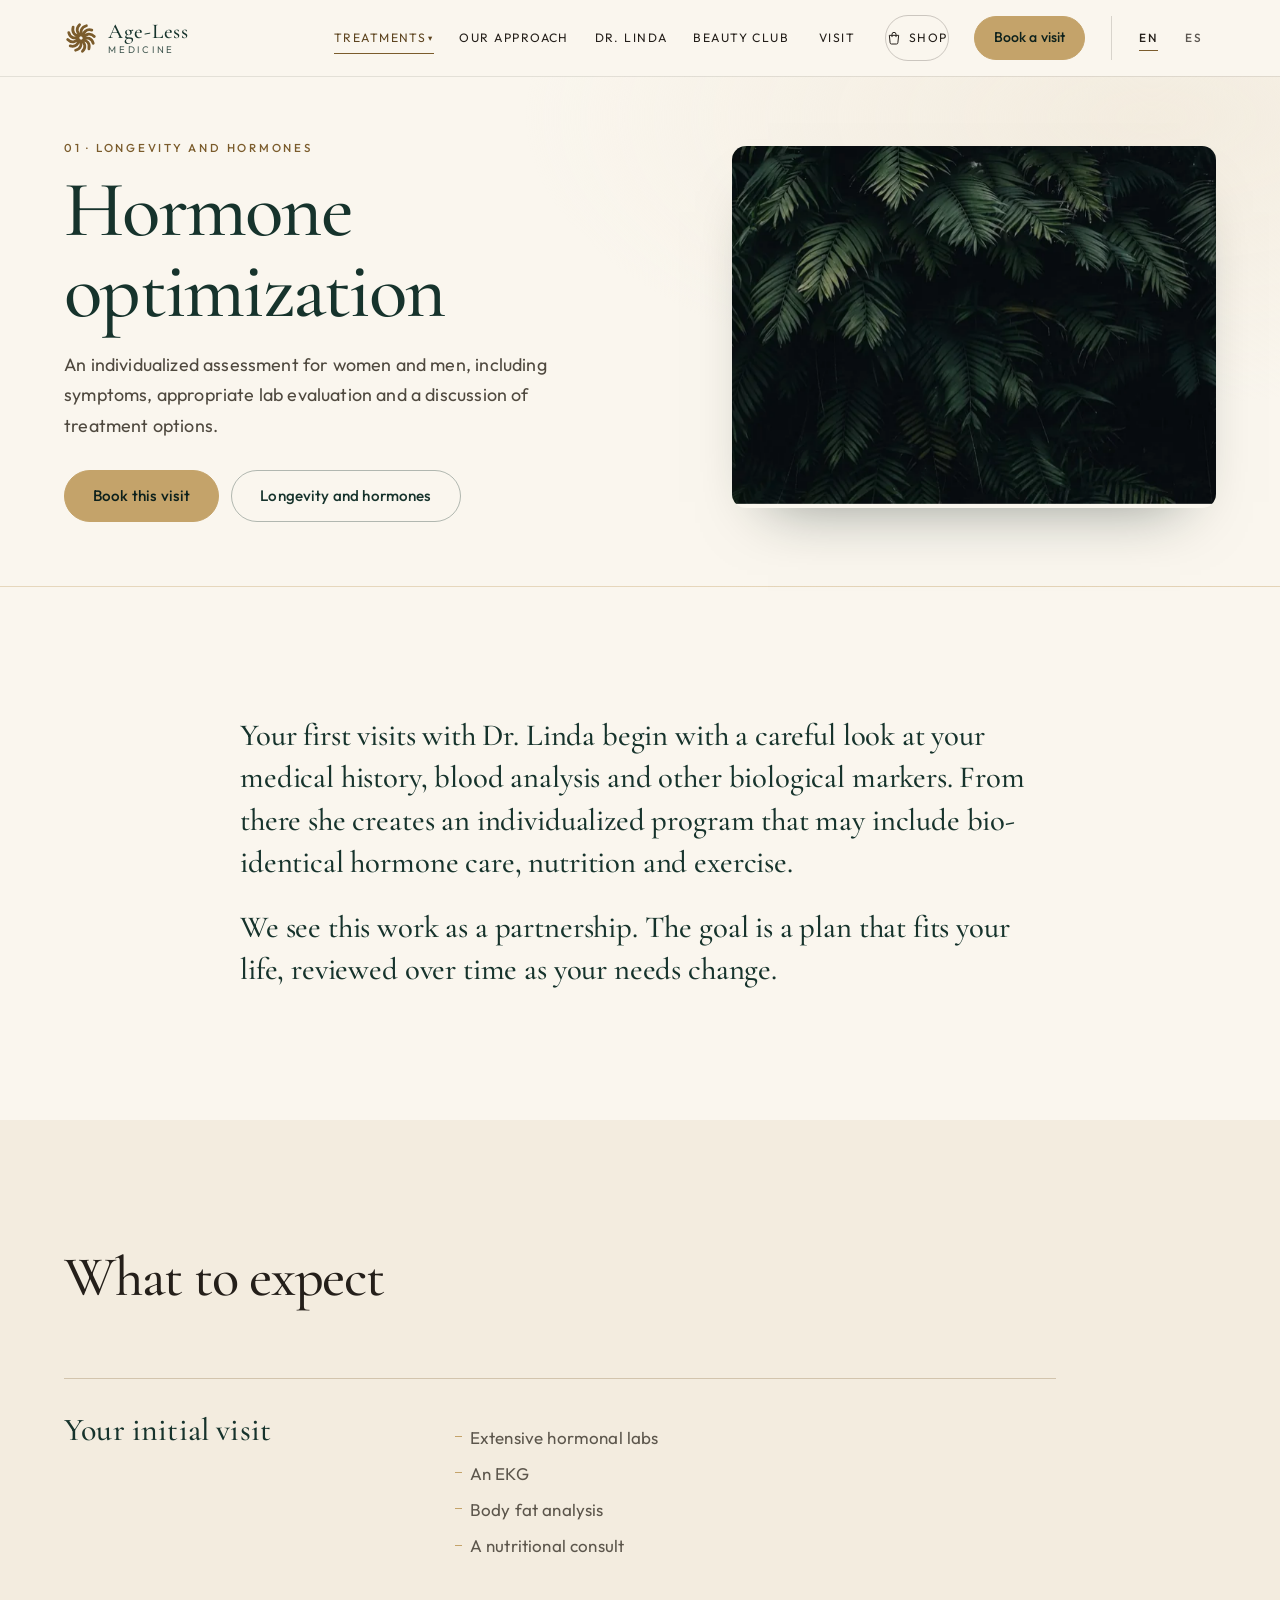
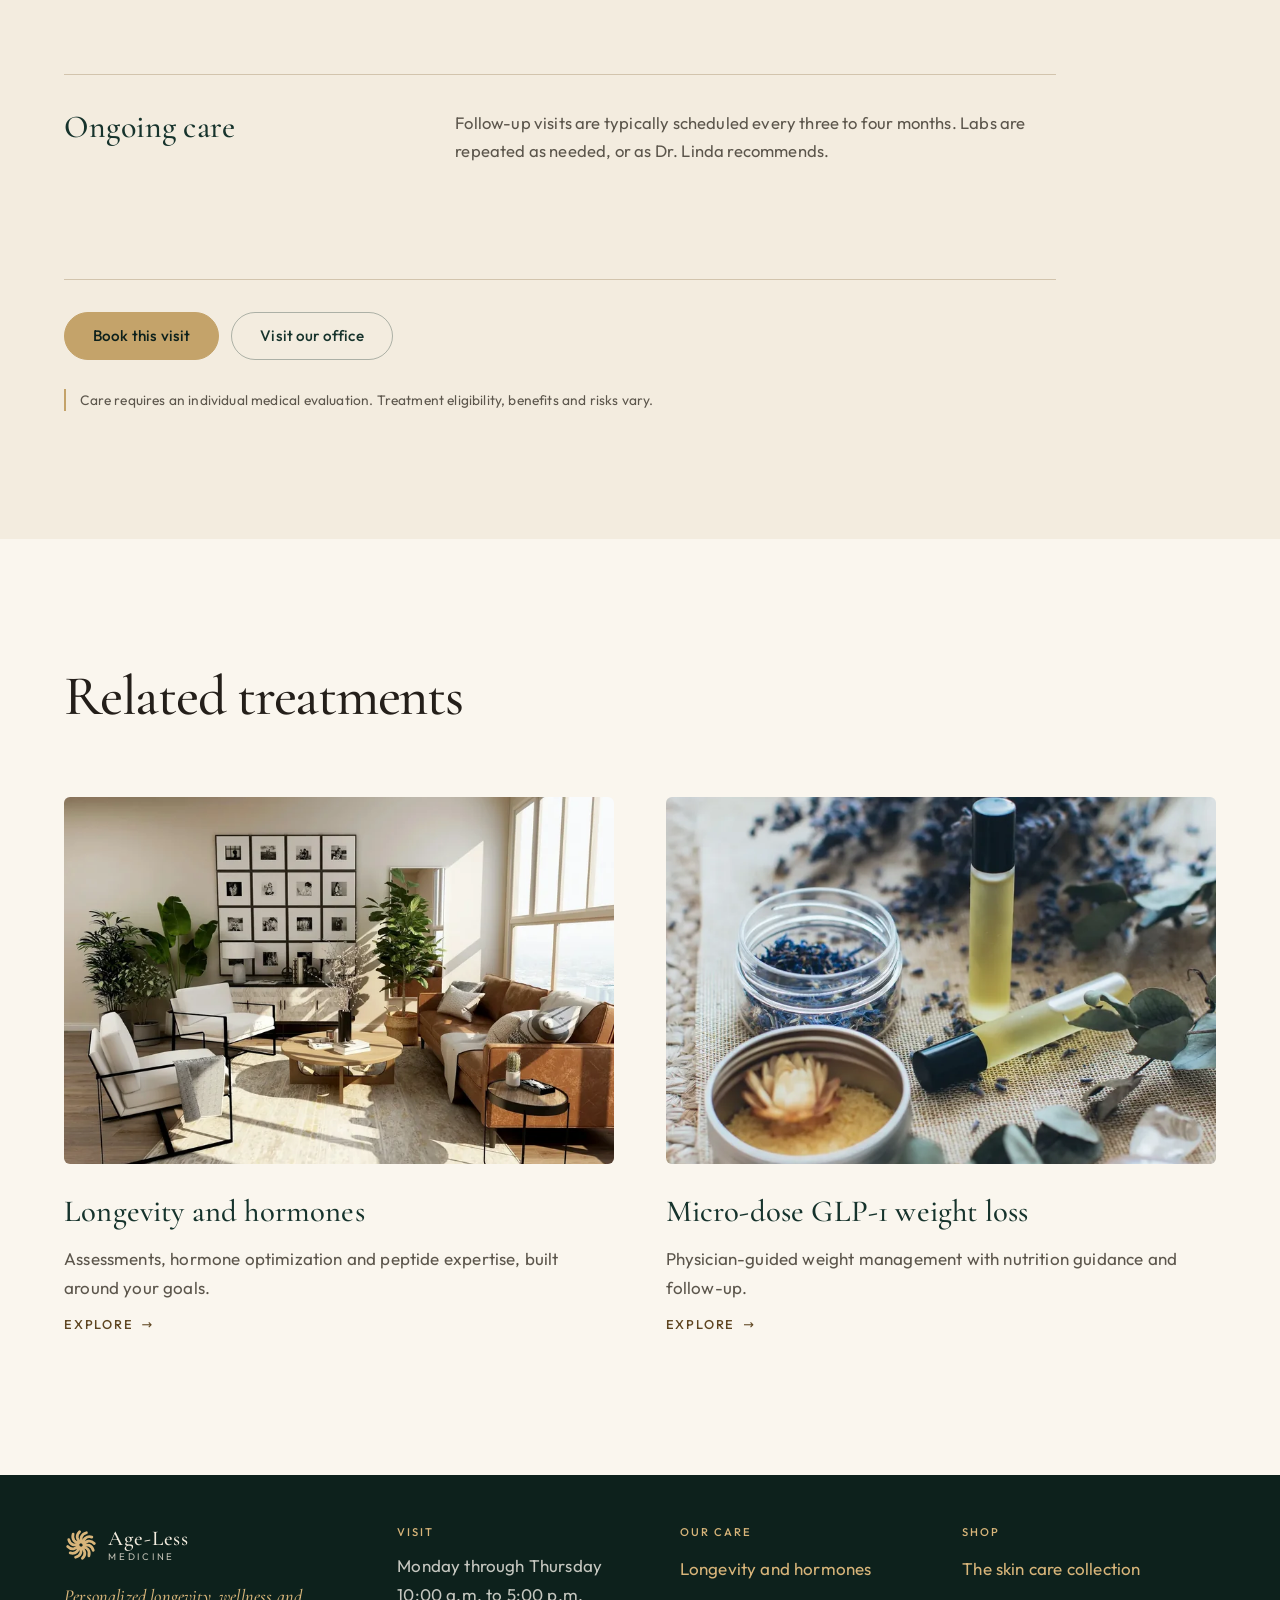
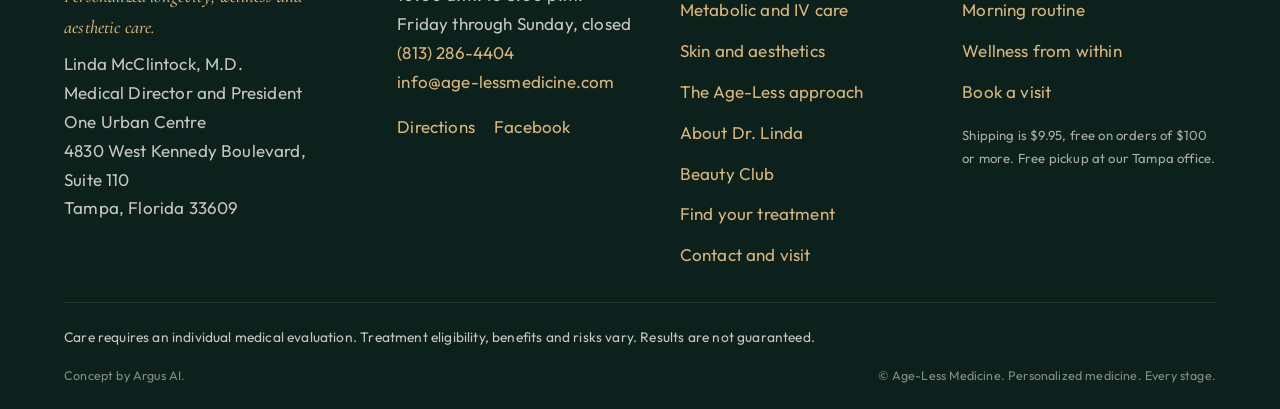
<file: hormones.html>
<!DOCTYPE html>
<html lang="en">
<head>
  <meta charset="utf-8">
  <meta name="viewport" content="width=device-width, initial-scale=1, viewport-fit=cover">
  <meta name="robots" content="noindex, nofollow">
  <meta name="view-transition" content="same-origin">
  <title>Hormone Optimization | Age-Less Medicine</title>
  <style>html,body{background:#faf6ee}</style>
  <meta name="description" content="Individualized hormone assessment for women and men with Dr. Linda McClintock in Tampa, including appropriate lab evaluation and a discussion of treatment options.">
  <link rel="icon" href="favicon.svg" type="image/svg+xml">
  <link rel="icon" href="images/brand/favicon-32.png" type="image/png" sizes="32x32">
  <link rel="apple-touch-icon" href="images/brand/apple-touch-icon.png">
  <meta name="theme-color" content="#16332c">
  <meta property="og:type" content="website">
  <meta property="og:site_name" content="Age-Less Medicine">
  <meta property="og:title" content="Hormone Optimization | Age-Less Medicine">
  <meta property="og:description" content="Individualized hormone assessment for women and men with Dr. Linda McClintock in Tampa, including appropriate lab evaluation and a discussion of treatment options.">
  <meta property="og:url" content="https://botgob.github.io/ageless-demo-concept/hormones.html">
  <meta property="og:image" content="https://botgob.github.io/ageless-demo-concept/images/og/og-clinic.jpg">
  <meta property="og:image:width" content="1200">
  <meta property="og:image:height" content="630">
  <meta property="og:image:alt" content="Age-Less Medicine. Live well. Age beautifully.">
  <meta name="twitter:card" content="summary_large_image">
  <meta name="twitter:title" content="Hormone Optimization | Age-Less Medicine">
  <meta name="twitter:description" content="Individualized hormone assessment for women and men with Dr. Linda McClintock in Tampa, including appropriate lab evaluation and a discussion of treatment options.">
  <meta name="twitter:image" content="https://botgob.github.io/ageless-demo-concept/images/og/og-clinic.jpg">
  <link rel="preload" href="site/assets/fonts/CormorantGaramond-500.woff2" as="font" type="font/woff2" crossorigin>
  <link rel="preload" href="site/assets/fonts/CormorantGaramond-500i.woff2" as="font" type="font/woff2" crossorigin>
  <link rel="preload" href="site/assets/fonts/Outfit-400.woff2" as="font" type="font/woff2" crossorigin>
  <link rel="stylesheet" href="css/fonts.css?v=20261122-up2">
  <link rel="stylesheet" href="css/styles.css?v=20261122-up2">
  <link rel="stylesheet" href="css/clinic.css?v=20261122-up2">
  <link rel="stylesheet" href="css/premium.css?v=20261122-up2">
  <link rel="stylesheet" href="css/upscale.css?v=20261122-up2">
  <link rel="preload" as="image" type="image/webp" href="images/stock/palms-800.webp" imagesrcset="images/stock/palms-800.webp 800w, images/stock/palms-1200.webp 1200w, images/stock/palms.webp 1800w" imagesizes="(max-width: 1080px) 92vw, 560px">
  <noscript><style>[data-reveal]{opacity:1;transform:none}</style></noscript>
  <script>(function(){var l=new URLSearchParams(location.search).get("lang");try{l=l||localStorage.getItem("al-lang")}catch(e){}if(l==="es"){document.documentElement.classList.add("lang-pending");setTimeout(function(){document.documentElement.classList.remove("lang-pending")},1500)}})();</script>
</head>
<body class="clinic page-hormones page-up">
  <a class="skip" href="#main">Skip to content</a>
  <header class="site-header is-solid">
    <div class="header-inner">
      <a class="brand" href="index.html" aria-label="Age-Less Medicine home">
        <svg class="brand-mark brand-swirl" viewBox="0 0 48 48" aria-hidden="true"><g transform="translate(48 0) scale(-1 1)" fill="none" stroke="currentColor" stroke-width="3.9" stroke-linecap="round"><path d="M24 19.8 C 30 17.5, 31.5 10.5, 26 5.2" transform="rotate(0 24 24)"/><path d="M24 19.8 C 30 17.5, 31.5 10.5, 26 5.2" transform="rotate(30 24 24)"/><path d="M24 19.8 C 30 17.5, 31.5 10.5, 26 5.2" transform="rotate(60 24 24)"/><path d="M24 19.8 C 30 17.5, 31.5 10.5, 26 5.2" transform="rotate(90 24 24)"/><path d="M24 19.8 C 30 17.5, 31.5 10.5, 26 5.2" transform="rotate(120 24 24)"/><path d="M24 19.8 C 30 17.5, 31.5 10.5, 26 5.2" transform="rotate(150 24 24)"/><path d="M24 19.8 C 30 17.5, 31.5 10.5, 26 5.2" transform="rotate(180 24 24)"/><path d="M24 19.8 C 30 17.5, 31.5 10.5, 26 5.2" transform="rotate(210 24 24)"/><path d="M24 19.8 C 30 17.5, 31.5 10.5, 26 5.2" transform="rotate(240 24 24)"/><path d="M24 19.8 C 30 17.5, 31.5 10.5, 26 5.2" transform="rotate(270 24 24)"/><path d="M24 19.8 C 30 17.5, 31.5 10.5, 26 5.2" transform="rotate(300 24 24)"/><path d="M24 19.8 C 30 17.5, 31.5 10.5, 26 5.2" transform="rotate(330 24 24)"/></g></svg>
        <span class="brand-text">
          <span class="brand-name">Age-Less</span>
          <span class="brand-sub">Medicine</span>
        </span>
      </a>
      <nav class="nav" id="site-nav" aria-label="Primary">
        <div class="has-sub">
          <button class="nav-label" type="button" aria-expanded="false" aria-controls="treat-menu" aria-current="true">Treatments</button>
          <div class="subnav mega" id="treat-menu">
            <div class="mega-col">
              <a class="mega-head" href="longevity.html"><span class="mega-n">01</span><span>Longevity and hormones</span></a>
              <p class="mega-tag">A foundation for wellness.</p>
              <ul>
                <li><a href="longevity.html#assessments">Longevity and wellness assessments</a></li>
                <li><a href="hormones.html" aria-current="page">Hormone optimization</a></li>
                <li><a href="longevity.html#peptides">Peptide expertise</a></li>
              </ul>
            </div>
            <div class="mega-col">
              <a class="mega-head" href="metabolic.html"><span class="mega-n">02</span><span>Metabolic and IV care</span></a>
              <p class="mega-tag">Support your health goals.</p>
              <ul>
                <li><a href="weight-loss.html">Micro-dose GLP-1 weight loss</a></li>
                <li><a href="metabolic.html#iv">Customized IV therapies</a></li>
              </ul>
            </div>
            <div class="mega-col">
              <a class="mega-head" href="aesthetics.html"><span class="mega-n">03</span><span>Skin and aesthetics</span></a>
              <p class="mega-tag">Your beauty. Your way.</p>
              <ul>
                <li><a href="injectables.html">Botox and dermal fillers</a></li>
                <li><a href="skin.html">Skin and facials</a></li>
                <li><a href="prp.html">PRP Stem-Cell Facial</a></li>
                <li><a href="aesthetics.html#supplements">Age-Less vitamins and supplements</a></li>
                <li><a href="site/index.html#shop">Age-Less skin care</a></li>
              </ul>
            </div>
            <div class="mega-foot">
              <a href="index.html#approach">The Age-Less approach</a>
              <a href="index.html#find-treatment" data-open-quiz>Not sure where to start? Find your treatment</a>
            </div>
          </div>
        </div>
        <a href="index.html#approach">Our approach</a>
        <a href="about.html">Dr. Linda</a>
        <a href="beauty-club.html">Beauty Club</a>
        <a href="contact.html">Visit</a>
        <a class="cross-link nav-shop" href="site/index.html"><svg viewBox="0 0 24 24" aria-hidden="true"><path d="M5 8h14l-1.2 11.2a2 2 0 0 1-2 1.8H8.2a2 2 0 0 1-2-1.8L5 8Z" fill="none" stroke="currentColor" stroke-width="1.5"/><path d="M9 10V6.5a3 3 0 0 1 6 0V10" fill="none" stroke="currentColor" stroke-width="1.5" stroke-linecap="round"/></svg><span>Shop</span></a>
        <a class="btn btn--gold nav-book" href="#book" data-open-booking>Book a visit</a>
      </nav>
      <div class="header-tools">
        <a class="cross-link cross-link--bar" href="site/index.html"><svg viewBox="0 0 24 24" aria-hidden="true"><path d="M5 8h14l-1.2 11.2a2 2 0 0 1-2 1.8H8.2a2 2 0 0 1-2-1.8L5 8Z" fill="none" stroke="currentColor" stroke-width="1.5"/><path d="M9 10V6.5a3 3 0 0 1 6 0V10" fill="none" stroke="currentColor" stroke-width="1.5" stroke-linecap="round"/></svg><span>Shop</span></a>
        <div class="lang-switch" role="group" aria-label="Language">
          <button type="button" data-lang="en" aria-pressed="true">EN</button>
          <button type="button" data-lang="es" aria-pressed="false">ES</button>
        </div>
        <button class="nav-toggle" type="button" aria-expanded="false" aria-controls="site-nav" aria-label="Open menu"><span></span></button>
      </div>
    </div>
  </header>
  <div class="voice-pop" id="voice-pop" role="status" aria-live="polite" hidden>
    <div class="wave" aria-hidden="true"><i></i><i></i><i></i><i></i><i></i><i></i><i></i><i></i><i></i><i></i><i></i><i></i></div>
    <p>Her welcome, in her own voice, is coming soon.</p>
  </div>
  <main id="main">
    <section class="p-hero">
      <div class="wrap p-hero-grid">
        <div class="p-hero-copy">
          <p class="eyebrow">01 · Longevity and hormones</p>
          <h1 class="display">Hormone optimization</h1>
          <p class="lede">An individualized assessment for women and men, including symptoms, appropriate lab evaluation and a discussion of treatment options.</p>
          <div class="btn-row">
            <a class="btn btn--gold" href="#book" data-open-booking data-treatment="Hormone optimization">Book this visit</a>
            <a class="btn btn--line" href="longevity.html">Longevity and hormones</a>
          </div>
        </div>
        <figure class="p-hero-media"><picture><source type="image/webp" srcset="images/stock/palms-800.webp 800w, images/stock/palms-1200.webp 1200w, images/stock/palms.webp 1800w" sizes="(max-width: 1080px) 92vw, 560px"><img src="images/stock/palms.jpg" srcset="images/stock/palms-800.jpg 800w, images/stock/palms-1200.jpg 1200w, images/stock/palms.jpg 1800w" sizes="(max-width: 1080px) 92vw, 560px" alt="" width="1800" height="1200" fetchpriority="high" decoding="sync"></picture></figure>
      </div>
    </section>
    <section class="section up-intro">
      <div class="wrap prose" data-reveal>
        <p>Your first visits with Dr. Linda begin with a careful look at your medical history, blood analysis and other biological markers. From there she creates an individualized program that may include bio-identical hormone care, nutrition and exercise.</p>
        <p>We see this work as a partnership. The goal is a plan that fits your life, reviewed over time as your needs change.</p>
      </div>
    </section>
    <section class="section section--ivory">
      <div class="wrap" data-reveal>
        <div class="section-head">
          <h2 class="display">What to&nbsp;expect</h2>
          <hr class="gold-rule">
        </div>
        <div class="detail-grid detail-list">
          <article class="detail">
            <h3>Your initial visit</h3>
            <ul>
              <li>Extensive hormonal labs</li>
              <li>An EKG</li>
              <li>Body fat analysis</li>
              <li>A nutritional consult</li>
            </ul>
          </article>
          <article class="detail">
            <h3>Ongoing care</h3>
            <p>Follow-up visits are typically scheduled every three to four months. Labs are repeated as needed, or as Dr. Linda recommends.</p>
          </article>
        </div>
                <div class="btn-row" style="margin-top:2rem">
          <a class="btn btn--gold" href="#book" data-open-booking data-treatment="Hormone optimization">Book this visit</a>
          <a class="btn btn--line" href="contact.html">Visit our office</a>
        </div>
        <p class="fine fine--block">Care requires an individual medical evaluation. Treatment eligibility, benefits and risks vary.</p>
      </div>
    </section>
    <section class="section related">
      <div class="wrap">
        <div class="section-head" data-reveal>
          <h2 class="display">Related treatments</h2>
        </div>
        <div class="related-grid">
          <a class="related-card" href="longevity.html" data-reveal>
            <div class="related-media"><picture><source type="image/webp" srcset="images/stock/lounge-800.webp 800w, images/stock/lounge-1200.webp 1200w, images/stock/lounge.webp 1800w" sizes="(max-width: 700px) 92vw, (max-width: 1080px) 48vw, 620px"><img src="images/stock/lounge.jpg" srcset="images/stock/lounge-800.jpg 800w, images/stock/lounge-1200.jpg 1200w, images/stock/lounge.jpg 1800w" sizes="(max-width: 700px) 92vw, (max-width: 1080px) 48vw, 620px" alt="" width="1800" height="1350" loading="lazy" decoding="async"></picture></div>
            <div class="related-body">
              <h3>Longevity and hormones</h3>
              <p>Assessments, hormone optimization and peptide expertise, built around your goals.</p>
              <span class="more-link">Explore</span>
            </div>
          </a>
          <a class="related-card" href="weight-loss.html" data-reveal>
            <div class="related-media"><picture><source type="image/webp" srcset="images/stock/apothecary-800.webp 800w, images/stock/apothecary-1200.webp 1200w, images/stock/apothecary.webp 1400w" sizes="(max-width: 700px) 92vw, (max-width: 1080px) 48vw, 620px"><img src="images/stock/apothecary.jpg" srcset="images/stock/apothecary-800.jpg 800w, images/stock/apothecary-1200.jpg 1200w, images/stock/apothecary.jpg 1400w" sizes="(max-width: 700px) 92vw, (max-width: 1080px) 48vw, 620px" alt="" width="1400" height="2100" loading="lazy" decoding="async"></picture></div>
            <div class="related-body">
              <h3>Micro-dose GLP-1 weight loss</h3>
              <p>Physician-guided weight management with nutrition guidance and follow-up.</p>
              <span class="more-link">Explore</span>
            </div>
          </a>
        </div>
      </div>
    </section>


  </main>
  <footer class="site-footer">
    <div class="wrap footer-grid">
      <div class="footer-brand">
        <a class="brand" href="index.html" aria-label="Age-Less Medicine home">
          <svg class="brand-mark brand-swirl" viewBox="0 0 48 48" aria-hidden="true"><g transform="translate(48 0) scale(-1 1)" fill="none" stroke="currentColor" stroke-width="3.9" stroke-linecap="round"><path d="M24 19.8 C 30 17.5, 31.5 10.5, 26 5.2" transform="rotate(0 24 24)"/><path d="M24 19.8 C 30 17.5, 31.5 10.5, 26 5.2" transform="rotate(30 24 24)"/><path d="M24 19.8 C 30 17.5, 31.5 10.5, 26 5.2" transform="rotate(60 24 24)"/><path d="M24 19.8 C 30 17.5, 31.5 10.5, 26 5.2" transform="rotate(90 24 24)"/><path d="M24 19.8 C 30 17.5, 31.5 10.5, 26 5.2" transform="rotate(120 24 24)"/><path d="M24 19.8 C 30 17.5, 31.5 10.5, 26 5.2" transform="rotate(150 24 24)"/><path d="M24 19.8 C 30 17.5, 31.5 10.5, 26 5.2" transform="rotate(180 24 24)"/><path d="M24 19.8 C 30 17.5, 31.5 10.5, 26 5.2" transform="rotate(210 24 24)"/><path d="M24 19.8 C 30 17.5, 31.5 10.5, 26 5.2" transform="rotate(240 24 24)"/><path d="M24 19.8 C 30 17.5, 31.5 10.5, 26 5.2" transform="rotate(270 24 24)"/><path d="M24 19.8 C 30 17.5, 31.5 10.5, 26 5.2" transform="rotate(300 24 24)"/><path d="M24 19.8 C 30 17.5, 31.5 10.5, 26 5.2" transform="rotate(330 24 24)"/></g></svg>
          <span class="brand-text"><span class="brand-name">Age-Less</span><span class="brand-sub">Medicine</span></span>
        </a>
        <p class="footer-tag">Personalized longevity, wellness and aesthetic care.</p>
        <p>Linda McClintock, M.D.<br>Medical Director and President</p>
        <p>One Urban Centre<br>4830 West Kennedy Boulevard, Suite 110<br>Tampa, Florida 33609</p>
      </div>
      <div>
        <h2>Visit</h2>
        <p>Monday through Thursday<br>10:00 a.m. to 5:00 p.m.<br>Friday through Sunday, closed</p>
        <p><a href="tel:+18132864404">(813) 286-4404</a><br>
        <a href="mailto:info@age-lessmedicine.com">info@age-lessmedicine.com</a></p>
        <ul class="footer-list footer-list--inline">
          <li><a href="https://maps.google.com/?q=4830+West+Kennedy+Boulevard+Suite+110+Tampa+FL+33609" rel="noopener noreferrer" target="_blank">Directions</a></li>
          <li><a href="https://www.facebook.com/296291637095921" rel="noopener noreferrer" target="_blank">Facebook</a></li>
        </ul>
      </div>
      <div>
        <h2>Our care</h2>
        <ul class="footer-list">
          <li><a href="longevity.html">Longevity and hormones</a></li>
          <li><a href="metabolic.html">Metabolic and IV care</a></li>
          <li><a href="aesthetics.html">Skin and aesthetics</a></li>
          <li><a href="index.html#approach">The Age-Less approach</a></li>
          <li><a href="about.html">About Dr. Linda</a></li>
          <li><a href="beauty-club.html">Beauty Club</a></li>
          <li><a href="index.html#find-treatment" data-open-quiz>Find your treatment</a></li>
          <li><a href="contact.html">Contact and visit</a></li>
        </ul>
      </div>
      <div>
        <h2>Shop</h2>
        <ul class="footer-list">
          <li><a href="site/index.html#shop">The skin care collection</a></li>
          <li><a href="site/index.html#routine">Morning routine</a></li>
          <li><a href="site/index.html?goal=inside#shop">Wellness from within</a></li>
          <li><a href="#book" data-open-booking>Book a visit</a></li>
        </ul>
        <p class="footer-ship">Shipping is $9.95, free on orders of $100 or more. Free pickup at our Tampa office.</p>
      </div>
    </div>
    <div class="wrap footer-disclaimer">
      <p>Care requires an individual medical evaluation. Treatment eligibility, benefits and risks vary. Results are not guaranteed.</p>
    </div>
    <div class="wrap legal">
      <p>Concept by Argus AI.</p>
      <p>&copy; Age-Less Medicine. Personalized medicine. Every stage.</p>
    </div>
  </footer>
  <div class="book-bar" role="region" aria-label="Quick booking">
    <a class="btn btn--ghost" href="tel:+18132864404">Call</a>
    <a class="btn btn--gold" href="#book" data-open-booking>Book a visit</a>
  </div>
  <div class="modal" id="book" aria-hidden="true" role="dialog" aria-labelledby="book-title">
    <div class="modal-backdrop" data-close-booking></div>
    <div class="modal-card">
      <button class="modal-close" type="button" data-close-booking aria-label="Close booking form">&times;</button>
      <form id="booking-form">
        <p class="eyebrow">Request a visit</p>
        <h2 class="display" id="book-title">When would you like to come&nbsp;in?</h2>
        <hr class="gold-rule">
        <p class="form-note">Please do not include medical details. This form is only for scheduling.</p>
        <div class="form-scroll">
        <div class="form-grid">
          <label>How can we help?
            <select id="visit-treatment" name="treatment" required>
              <option value="" disabled selected>Select a visit type</option>
            <option value="Consultation">Consultation</option>
            <option value="Longevity and wellness assessment">Longevity and wellness assessment</option>
            <option value="Hormone optimization">Hormone optimization</option>
            <option value="Peptide consultation">Peptide consultation</option>
            <option value="Micro-dose GLP-1 weight loss">Micro-dose GLP-1 weight loss</option>
            <option value="IV therapy">IV therapy</option>
            <option value="Botox and dermal fillers">Botox and dermal fillers</option>
            <option value="Skin and facials">Skin and facials</option>
            <option value="PRP Stem-Cell Facial">PRP Stem-Cell Facial</option>
            <option value="Beauty Club">Beauty Club</option>
            <option value="I am not sure yet">I am not sure yet</option>
            </select>
          </label>
          <label>Preferred day
            <input id="visit-date" name="date" type="date" required>
          </label>
          <label>Preferred time
            <select name="time" required>
              <option value="" disabled selected>Select a time of day</option>
              <option>Morning, 10:00 a.m. to 12:00 p.m.</option>
              <option>Early afternoon, 12:00 p.m. to 3:00 p.m.</option>
              <option>Late afternoon, 3:00 p.m. to 5:00 p.m.</option>
            </select>
          </label>
          <label>Full name
            <input name="name" type="text" autocomplete="name" required>
          </label>
          <label>Phone
            <input name="phone" type="tel" autocomplete="tel" required>
          </label>
          <label>Email
            <input name="email" type="email" autocomplete="email" required>
          </label>
          <label>Are you new to our office?
            <select name="patient" required>
              <option value="" disabled selected>Please choose one</option>
              <option>I am a new patient</option>
              <option>I am a returning patient</option>
            </select>
          </label>
        </div>
        <p class="form-note">We are open Monday through Thursday, 10:00 a.m. to 5:00 p.m.</p>
        <p class="form-error" id="booking-error"></p>
        </div>
        <div class="btn-row modal-actions">
          <button class="btn btn--gold" type="submit">Request this time</button>
          <button class="btn btn--line" type="button" data-close-booking>Cancel</button>
        </div>
      </form>
      <div class="confirm" id="booking-confirm" hidden></div>
    </div>
  </div>
  <div class="modal" id="quiz" aria-hidden="true" role="dialog" aria-labelledby="quiz-title">
    <div class="modal-backdrop" data-close-quiz></div>
    <div class="modal-card quiz-card">
      <button class="modal-close" type="button" data-close-quiz aria-label="Close treatment guide">&times;</button>
      <div id="quiz-app"></div>
    </div>
  </div>
  <script src="js/i18n-es.js?v=20261122-up2" defer></script>
  <script src="js/lang.js?v=20261122-up2" defer></script>
  <script src="js/main.js?v=20261122-up2" defer></script>
  <script src="site/assets/js/premium.js?v=20261122-up2" defer></script>
</body>
</html>
</file>
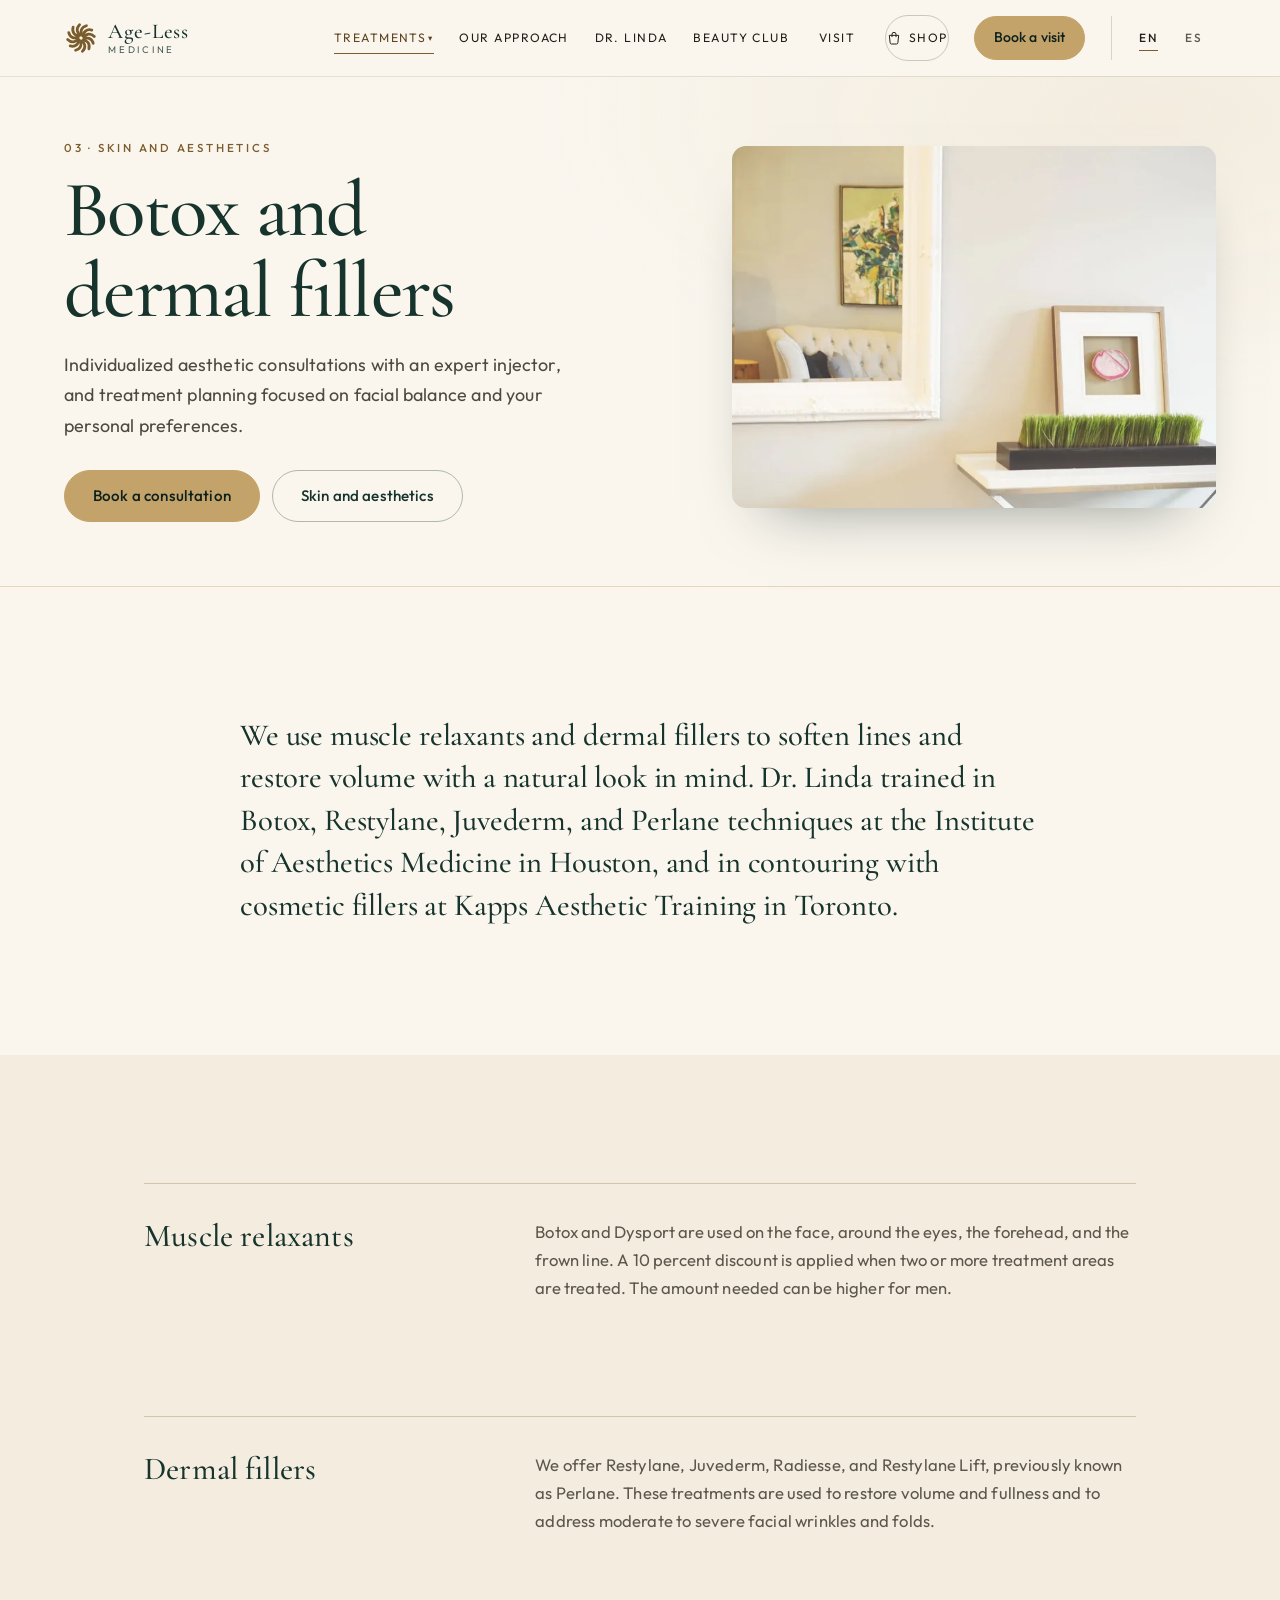
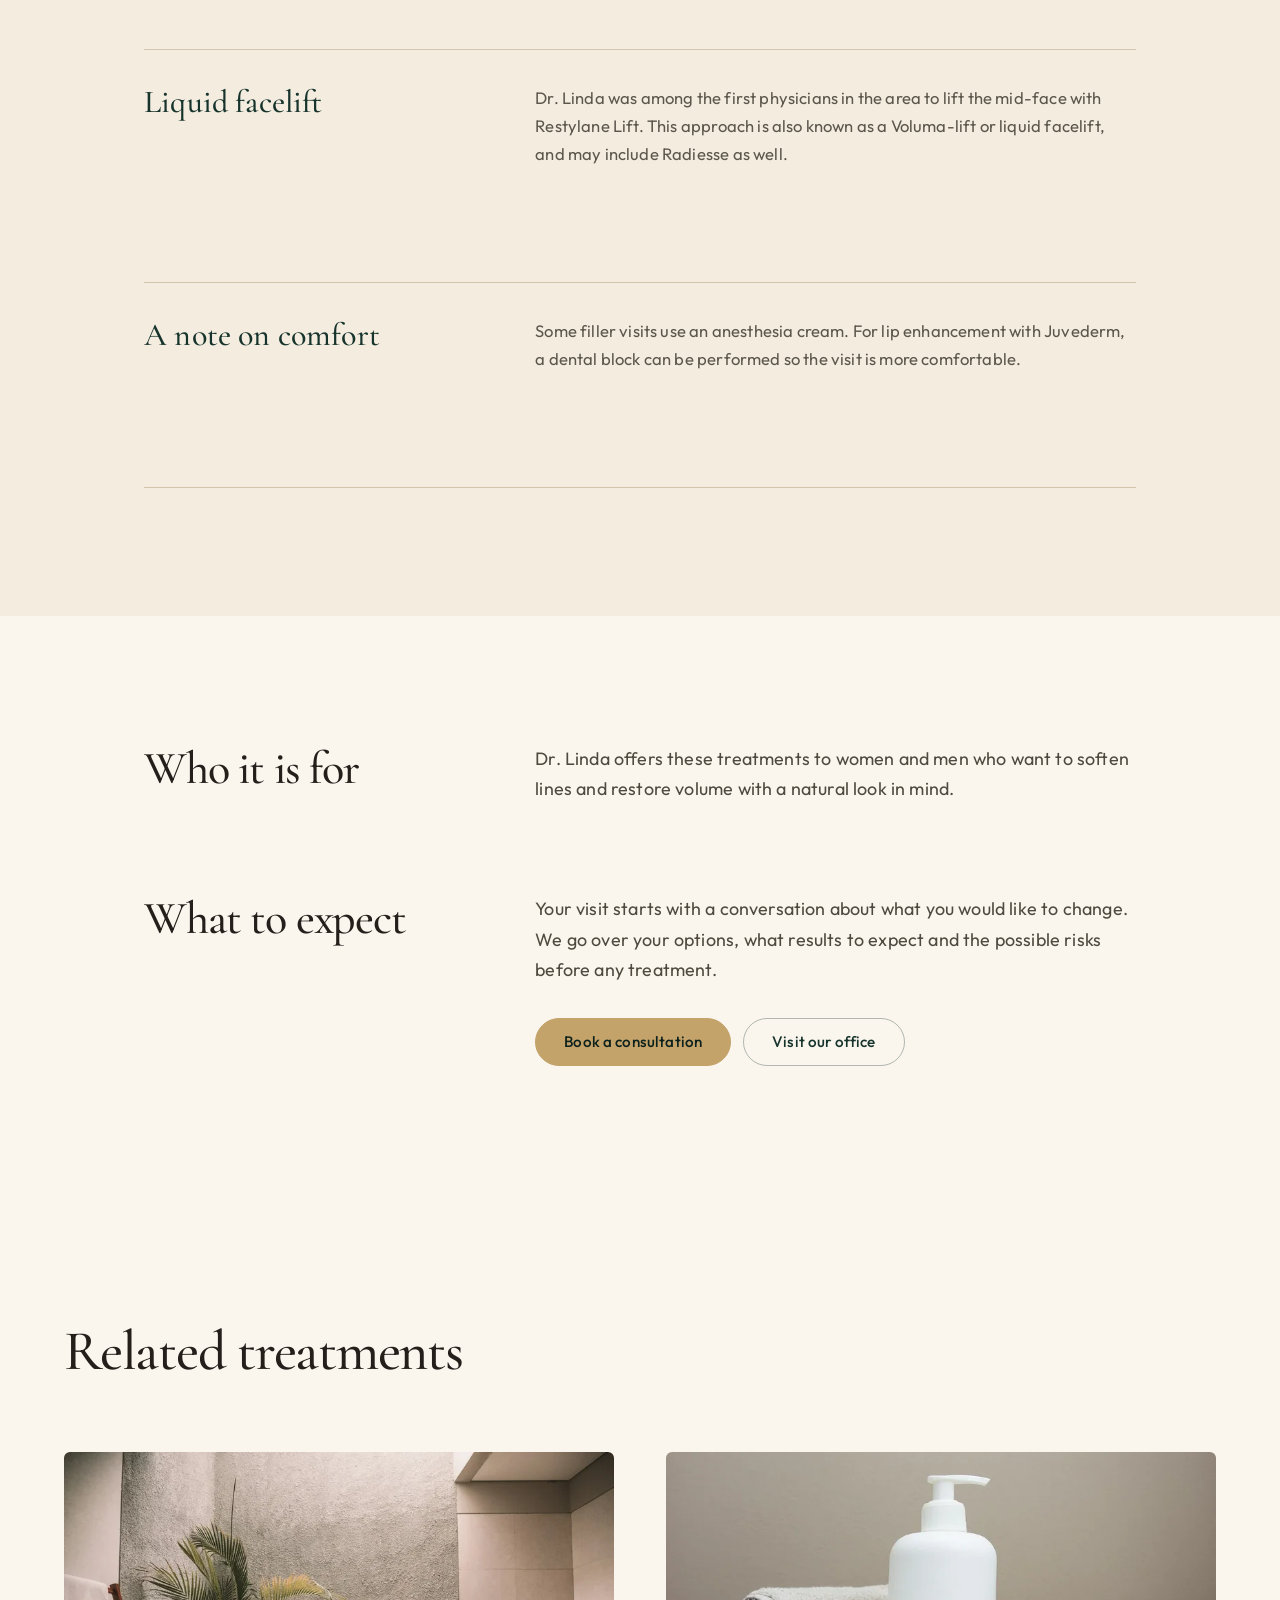
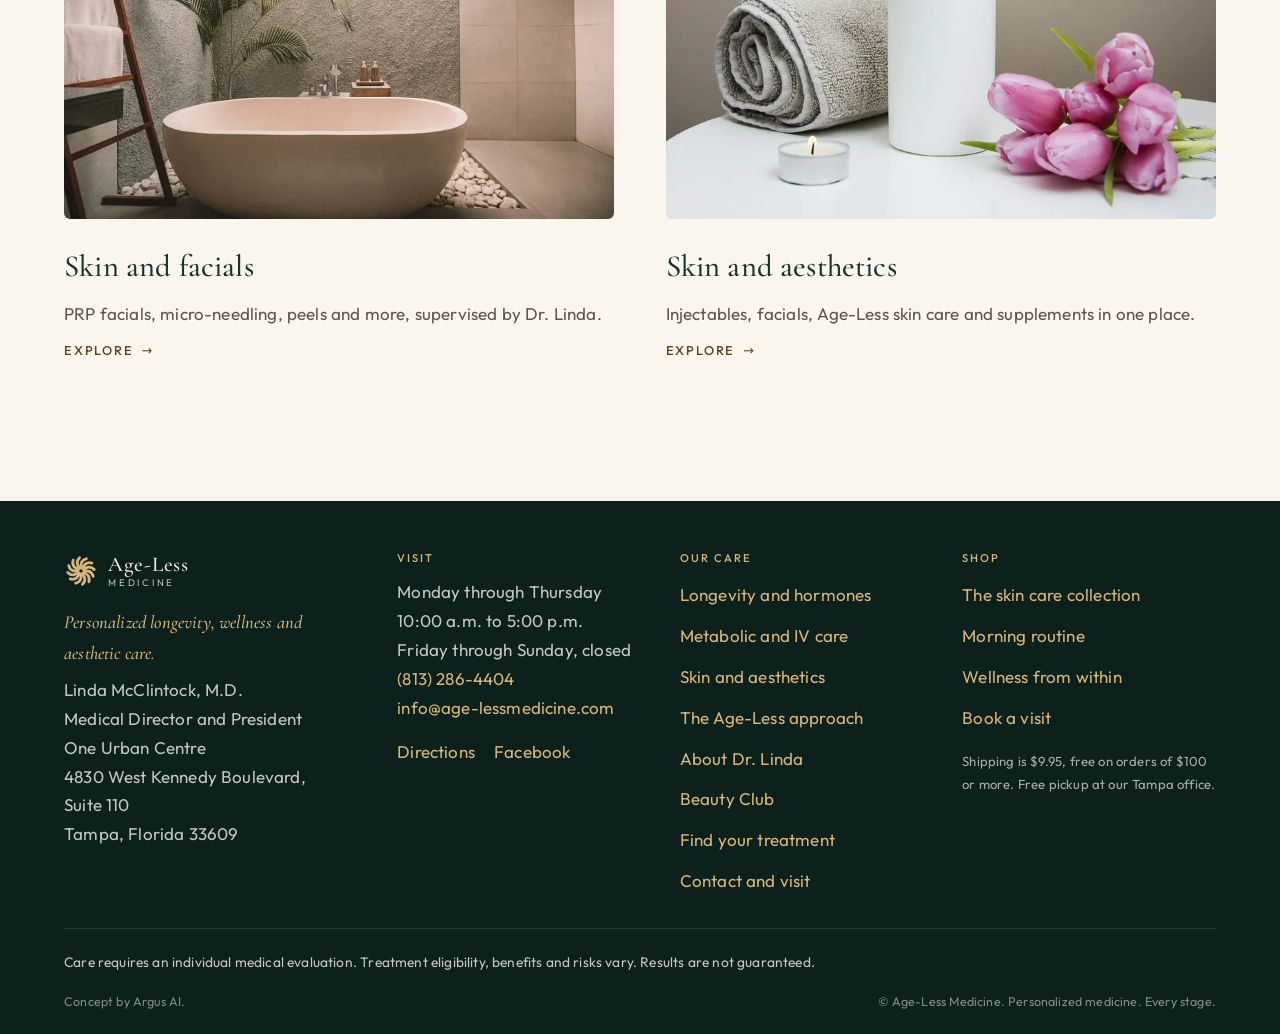
<file: injectables.html>
<!DOCTYPE html>
<html lang="en">
<head>
  <meta charset="utf-8">
  <meta name="viewport" content="width=device-width, initial-scale=1, viewport-fit=cover">
  <meta name="robots" content="noindex, nofollow">
  <meta name="view-transition" content="same-origin">
  <title>Botox and Dermal Fillers | Age-Less Medicine</title>
  <style>html,body{background:#faf6ee}</style>
  <meta name="description" content="Botox, Dysport, Restylane, Juvederm, Radiesse, and liquid facelift treatments with Dr. Linda McClintock at Age-Less Medicine in Tampa.">
  <link rel="icon" href="favicon.svg" type="image/svg+xml">
  <link rel="icon" href="images/brand/favicon-32.png" type="image/png" sizes="32x32">
  <link rel="apple-touch-icon" href="images/brand/apple-touch-icon.png">
  <meta name="theme-color" content="#16332c">
  <meta property="og:type" content="website">
  <meta property="og:site_name" content="Age-Less Medicine">
  <meta property="og:title" content="Botox and Dermal Fillers | Age-Less Medicine">
  <meta property="og:description" content="Botox, Dysport, Restylane, Juvederm, Radiesse, and liquid facelift treatments with Dr. Linda McClintock at Age-Less Medicine in Tampa.">
  <meta property="og:url" content="https://botgob.github.io/ageless-demo-concept/injectables.html">
  <meta property="og:image" content="https://botgob.github.io/ageless-demo-concept/images/og/og-clinic.jpg">
  <meta property="og:image:width" content="1200">
  <meta property="og:image:height" content="630">
  <meta property="og:image:alt" content="Age-Less Medicine. Live well. Age beautifully.">
  <meta name="twitter:card" content="summary_large_image">
  <meta name="twitter:title" content="Botox and Dermal Fillers | Age-Less Medicine">
  <meta name="twitter:description" content="Botox, Dysport, Restylane, Juvederm, Radiesse, and liquid facelift treatments with Dr. Linda McClintock at Age-Less Medicine in Tampa.">
  <meta name="twitter:image" content="https://botgob.github.io/ageless-demo-concept/images/og/og-clinic.jpg">
  <link rel="preload" href="site/assets/fonts/CormorantGaramond-500.woff2" as="font" type="font/woff2" crossorigin>
  <link rel="preload" href="site/assets/fonts/CormorantGaramond-500i.woff2" as="font" type="font/woff2" crossorigin>
  <link rel="preload" href="site/assets/fonts/Outfit-400.woff2" as="font" type="font/woff2" crossorigin>
  <link rel="stylesheet" href="css/fonts.css?v=20261122-up2">
  <link rel="stylesheet" href="css/styles.css?v=20261122-up2">
  <link rel="stylesheet" href="css/clinic.css?v=20261122-up2">
  <link rel="stylesheet" href="css/premium.css?v=20261122-up2">
  <link rel="stylesheet" href="css/upscale.css?v=20261122-up2">
  <link rel="preload" as="image" type="image/webp" href="images/stock/hallway-800.webp" imagesrcset="images/stock/hallway-800.webp 800w, images/stock/hallway-1200.webp 1200w, images/stock/hallway.webp 1600w" imagesizes="(max-width: 1080px) 92vw, 560px">
  <noscript><style>[data-reveal]{opacity:1;transform:none}</style></noscript>
  <script>(function(){var l=new URLSearchParams(location.search).get("lang");try{l=l||localStorage.getItem("al-lang")}catch(e){}if(l==="es"){document.documentElement.classList.add("lang-pending");setTimeout(function(){document.documentElement.classList.remove("lang-pending")},1500)}})();</script>
</head>
<body class="clinic page-injectables page-up">
  <a class="skip" href="#main">Skip to content</a>
  <header class="site-header is-solid">
    <div class="header-inner">
      <a class="brand" href="index.html" aria-label="Age-Less Medicine home">
        <svg class="brand-mark brand-swirl" viewBox="0 0 48 48" aria-hidden="true"><g transform="translate(48 0) scale(-1 1)" fill="none" stroke="currentColor" stroke-width="3.9" stroke-linecap="round"><path d="M24 19.8 C 30 17.5, 31.5 10.5, 26 5.2" transform="rotate(0 24 24)"/><path d="M24 19.8 C 30 17.5, 31.5 10.5, 26 5.2" transform="rotate(30 24 24)"/><path d="M24 19.8 C 30 17.5, 31.5 10.5, 26 5.2" transform="rotate(60 24 24)"/><path d="M24 19.8 C 30 17.5, 31.5 10.5, 26 5.2" transform="rotate(90 24 24)"/><path d="M24 19.8 C 30 17.5, 31.5 10.5, 26 5.2" transform="rotate(120 24 24)"/><path d="M24 19.8 C 30 17.5, 31.5 10.5, 26 5.2" transform="rotate(150 24 24)"/><path d="M24 19.8 C 30 17.5, 31.5 10.5, 26 5.2" transform="rotate(180 24 24)"/><path d="M24 19.8 C 30 17.5, 31.5 10.5, 26 5.2" transform="rotate(210 24 24)"/><path d="M24 19.8 C 30 17.5, 31.5 10.5, 26 5.2" transform="rotate(240 24 24)"/><path d="M24 19.8 C 30 17.5, 31.5 10.5, 26 5.2" transform="rotate(270 24 24)"/><path d="M24 19.8 C 30 17.5, 31.5 10.5, 26 5.2" transform="rotate(300 24 24)"/><path d="M24 19.8 C 30 17.5, 31.5 10.5, 26 5.2" transform="rotate(330 24 24)"/></g></svg>
        <span class="brand-text">
          <span class="brand-name">Age-Less</span>
          <span class="brand-sub">Medicine</span>
        </span>
      </a>
      <nav class="nav" id="site-nav" aria-label="Primary">
        <div class="has-sub">
          <button class="nav-label" type="button" aria-expanded="false" aria-controls="treat-menu" aria-current="true">Treatments</button>
          <div class="subnav mega" id="treat-menu">
            <div class="mega-col">
              <a class="mega-head" href="longevity.html"><span class="mega-n">01</span><span>Longevity and hormones</span></a>
              <p class="mega-tag">A foundation for wellness.</p>
              <ul>
                <li><a href="longevity.html#assessments">Longevity and wellness assessments</a></li>
                <li><a href="hormones.html">Hormone optimization</a></li>
                <li><a href="longevity.html#peptides">Peptide expertise</a></li>
              </ul>
            </div>
            <div class="mega-col">
              <a class="mega-head" href="metabolic.html"><span class="mega-n">02</span><span>Metabolic and IV care</span></a>
              <p class="mega-tag">Support your health goals.</p>
              <ul>
                <li><a href="weight-loss.html">Micro-dose GLP-1 weight loss</a></li>
                <li><a href="metabolic.html#iv">Customized IV therapies</a></li>
              </ul>
            </div>
            <div class="mega-col">
              <a class="mega-head" href="aesthetics.html"><span class="mega-n">03</span><span>Skin and aesthetics</span></a>
              <p class="mega-tag">Your beauty. Your way.</p>
              <ul>
                <li><a href="injectables.html" aria-current="page">Botox and dermal fillers</a></li>
                <li><a href="skin.html">Skin and facials</a></li>
                <li><a href="prp.html">PRP Stem-Cell Facial</a></li>
                <li><a href="aesthetics.html#supplements">Age-Less vitamins and supplements</a></li>
                <li><a href="site/index.html#shop">Age-Less skin care</a></li>
              </ul>
            </div>
            <div class="mega-foot">
              <a href="index.html#approach">The Age-Less approach</a>
              <a href="index.html#find-treatment" data-open-quiz>Not sure where to start? Find your treatment</a>
            </div>
          </div>
        </div>
        <a href="index.html#approach">Our approach</a>
        <a href="about.html">Dr. Linda</a>
        <a href="beauty-club.html">Beauty Club</a>
        <a href="contact.html">Visit</a>
        <a class="cross-link nav-shop" href="site/index.html"><svg viewBox="0 0 24 24" aria-hidden="true"><path d="M5 8h14l-1.2 11.2a2 2 0 0 1-2 1.8H8.2a2 2 0 0 1-2-1.8L5 8Z" fill="none" stroke="currentColor" stroke-width="1.5"/><path d="M9 10V6.5a3 3 0 0 1 6 0V10" fill="none" stroke="currentColor" stroke-width="1.5" stroke-linecap="round"/></svg><span>Shop</span></a>
        <a class="btn btn--gold nav-book" href="#book" data-open-booking>Book a visit</a>
      </nav>
      <div class="header-tools">
        <a class="cross-link cross-link--bar" href="site/index.html"><svg viewBox="0 0 24 24" aria-hidden="true"><path d="M5 8h14l-1.2 11.2a2 2 0 0 1-2 1.8H8.2a2 2 0 0 1-2-1.8L5 8Z" fill="none" stroke="currentColor" stroke-width="1.5"/><path d="M9 10V6.5a3 3 0 0 1 6 0V10" fill="none" stroke="currentColor" stroke-width="1.5" stroke-linecap="round"/></svg><span>Shop</span></a>
        <div class="lang-switch" role="group" aria-label="Language">
          <button type="button" data-lang="en" aria-pressed="true">EN</button>
          <button type="button" data-lang="es" aria-pressed="false">ES</button>
        </div>
        <button class="nav-toggle" type="button" aria-expanded="false" aria-controls="site-nav" aria-label="Open menu"><span></span></button>
      </div>
    </div>
  </header>
  <div class="voice-pop" id="voice-pop" role="status" aria-live="polite" hidden>
    <div class="wave" aria-hidden="true"><i></i><i></i><i></i><i></i><i></i><i></i><i></i><i></i><i></i><i></i><i></i><i></i></div>
    <p>Her welcome, in her own voice, is coming soon.</p>
  </div>
  <main id="main">
    <section class="p-hero">
      <div class="wrap p-hero-grid">
        <div class="p-hero-copy">
          <p class="eyebrow">03 · Skin and aesthetics</p>
          <h1 class="display">Botox and dermal&nbsp;fillers</h1>
          <p class="lede">Individualized aesthetic consultations with an expert injector, and treatment planning focused on facial balance and your personal preferences.</p>
          <div class="btn-row">
            <a class="btn btn--gold" href="#book" data-open-booking data-treatment="Botox and dermal fillers">Book a consultation</a>
            <a class="btn btn--line" href="aesthetics.html">Skin and aesthetics</a>
          </div>
        </div>
        <figure class="p-hero-media"><picture><source type="image/webp" srcset="images/stock/hallway-800.webp 800w, images/stock/hallway-1200.webp 1200w, images/stock/hallway.webp 1600w" sizes="(max-width: 1080px) 92vw, 560px"><img src="images/stock/hallway.jpg" srcset="images/stock/hallway-800.jpg 800w, images/stock/hallway-1200.jpg 1200w, images/stock/hallway.jpg 1600w" sizes="(max-width: 1080px) 92vw, 560px" alt="" width="1600" height="1048" fetchpriority="high" decoding="sync"></picture></figure>
      </div>
    </section>
    <section class="section up-intro">
      <div class="wrap prose" data-reveal>
        <p>We use muscle relaxants and dermal fillers to soften lines and restore volume with a natural look in mind. Dr. Linda trained in Botox, Restylane, Juvederm, and Perlane techniques at the Institute of Aesthetics Medicine in Houston, and in contouring with cosmetic fillers at Kapps Aesthetic Training in Toronto.</p>
      </div>
    </section>
    <section class="section section--ivory">
      <div class="wrap detail-grid detail-list">
        <article class="detail" data-reveal>
          <h3>Muscle relaxants</h3>
          <p>Botox and Dysport are used on the face, around the eyes, the forehead, and the frown line. A 10 percent discount is applied when two or more treatment areas are treated. The amount needed can be higher for men.</p>
        </article>
        <article class="detail" data-reveal>
          <h3>Dermal fillers</h3>
          <p>We offer Restylane, Juvederm, Radiesse, and Restylane Lift, previously known as Perlane. These treatments are used to restore volume and fullness and to address moderate to severe facial wrinkles and folds.</p>
        </article>
        <article class="detail" data-reveal>
          <h3>Liquid facelift</h3>
          <p>Dr. Linda was among the first physicians in the area to lift the mid-face with Restylane Lift. This approach is also known as a Voluma-lift or liquid facelift, and may include Radiesse as well.</p>
        </article>
        <article class="detail" data-reveal>
          <h3>A note on comfort</h3>
          <p>Some filler visits use an anesthesia cream. For lip enhancement with Juvederm, a dental block can be performed so the visit is more comfortable.</p>
        </article>
      </div>
    </section>
    <section class="section up-rows-section">
      <div class="wrap up-rows">
        <div class="up-row" data-reveal>
          <h2 class="display">Who it is&nbsp;for</h2>
          <div class="up-row-body">
            <p>Dr. Linda offers these treatments to women and men who want to soften lines and restore volume with a natural look in mind.</p>
          </div>
        </div>
        <div class="up-row" data-reveal>
          <h2 class="display">What to&nbsp;expect</h2>
          <div class="up-row-body">
            <p>Your visit starts with a conversation about what you would like to change. We go over your options, what results to expect and the possible risks before any treatment.</p>
            <div class="btn-row" style="margin-top:2rem">
          <a class="btn btn--gold" href="#book" data-open-booking data-treatment="Botox and dermal fillers">Book a consultation</a>
          <a class="btn btn--line" href="contact.html">Visit our office</a>
        </div>
          </div>
        </div>
      </div>
    </section>
    <section class="section related">
      <div class="wrap">
        <div class="section-head" data-reveal>
          <h2 class="display">Related treatments</h2>
        </div>
        <div class="related-grid">
          <a class="related-card" href="skin.html" data-reveal>
            <div class="related-media"><picture><source type="image/webp" srcset="images/stock/hero-spa-800.webp 800w, images/stock/hero-spa-1200.webp 1200w, images/stock/hero-spa.webp 1800w" sizes="(max-width: 700px) 92vw, (max-width: 1080px) 48vw, 620px"><img src="images/stock/hero-spa.jpg" srcset="images/stock/hero-spa-800.jpg 800w, images/stock/hero-spa-1200.jpg 1200w, images/stock/hero-spa.jpg 1800w" sizes="(max-width: 700px) 92vw, (max-width: 1080px) 48vw, 620px" alt="" width="1800" height="1200" loading="lazy" decoding="async"></picture></div>
            <div class="related-body">
              <h3>Skin and facials</h3>
              <p>PRP facials, micro-needling, peels and more, supervised by Dr. Linda.</p>
              <span class="more-link">Explore</span>
            </div>
          </a>
          <a class="related-card" href="aesthetics.html" data-reveal>
            <div class="related-media"><picture><source type="image/webp" srcset="images/stock/still-life-800.webp 800w, images/stock/still-life-1200.webp 1200w, images/stock/still-life.webp 1600w" sizes="(max-width: 700px) 92vw, (max-width: 1080px) 48vw, 620px"><img src="images/stock/still-life.jpg" srcset="images/stock/still-life-800.jpg 800w, images/stock/still-life-1200.jpg 1200w, images/stock/still-life.jpg 1600w" sizes="(max-width: 700px) 92vw, (max-width: 1080px) 48vw, 620px" alt="" width="1600" height="1066" loading="lazy" decoding="async"></picture></div>
            <div class="related-body">
              <h3>Skin and aesthetics</h3>
              <p>Injectables, facials, Age-Less skin care and supplements in one place.</p>
              <span class="more-link">Explore</span>
            </div>
          </a>
        </div>
      </div>
    </section>


  </main>
  <footer class="site-footer">
    <div class="wrap footer-grid">
      <div class="footer-brand">
        <a class="brand" href="index.html" aria-label="Age-Less Medicine home">
          <svg class="brand-mark brand-swirl" viewBox="0 0 48 48" aria-hidden="true"><g transform="translate(48 0) scale(-1 1)" fill="none" stroke="currentColor" stroke-width="3.9" stroke-linecap="round"><path d="M24 19.8 C 30 17.5, 31.5 10.5, 26 5.2" transform="rotate(0 24 24)"/><path d="M24 19.8 C 30 17.5, 31.5 10.5, 26 5.2" transform="rotate(30 24 24)"/><path d="M24 19.8 C 30 17.5, 31.5 10.5, 26 5.2" transform="rotate(60 24 24)"/><path d="M24 19.8 C 30 17.5, 31.5 10.5, 26 5.2" transform="rotate(90 24 24)"/><path d="M24 19.8 C 30 17.5, 31.5 10.5, 26 5.2" transform="rotate(120 24 24)"/><path d="M24 19.8 C 30 17.5, 31.5 10.5, 26 5.2" transform="rotate(150 24 24)"/><path d="M24 19.8 C 30 17.5, 31.5 10.5, 26 5.2" transform="rotate(180 24 24)"/><path d="M24 19.8 C 30 17.5, 31.5 10.5, 26 5.2" transform="rotate(210 24 24)"/><path d="M24 19.8 C 30 17.5, 31.5 10.5, 26 5.2" transform="rotate(240 24 24)"/><path d="M24 19.8 C 30 17.5, 31.5 10.5, 26 5.2" transform="rotate(270 24 24)"/><path d="M24 19.8 C 30 17.5, 31.5 10.5, 26 5.2" transform="rotate(300 24 24)"/><path d="M24 19.8 C 30 17.5, 31.5 10.5, 26 5.2" transform="rotate(330 24 24)"/></g></svg>
          <span class="brand-text"><span class="brand-name">Age-Less</span><span class="brand-sub">Medicine</span></span>
        </a>
        <p class="footer-tag">Personalized longevity, wellness and aesthetic care.</p>
        <p>Linda McClintock, M.D.<br>Medical Director and President</p>
        <p>One Urban Centre<br>4830 West Kennedy Boulevard, Suite 110<br>Tampa, Florida 33609</p>
      </div>
      <div>
        <h2>Visit</h2>
        <p>Monday through Thursday<br>10:00 a.m. to 5:00 p.m.<br>Friday through Sunday, closed</p>
        <p><a href="tel:+18132864404">(813) 286-4404</a><br>
        <a href="mailto:info@age-lessmedicine.com">info@age-lessmedicine.com</a></p>
        <ul class="footer-list footer-list--inline">
          <li><a href="https://maps.google.com/?q=4830+West+Kennedy+Boulevard+Suite+110+Tampa+FL+33609" rel="noopener noreferrer" target="_blank">Directions</a></li>
          <li><a href="https://www.facebook.com/296291637095921" rel="noopener noreferrer" target="_blank">Facebook</a></li>
        </ul>
      </div>
      <div>
        <h2>Our care</h2>
        <ul class="footer-list">
          <li><a href="longevity.html">Longevity and hormones</a></li>
          <li><a href="metabolic.html">Metabolic and IV care</a></li>
          <li><a href="aesthetics.html">Skin and aesthetics</a></li>
          <li><a href="index.html#approach">The Age-Less approach</a></li>
          <li><a href="about.html">About Dr. Linda</a></li>
          <li><a href="beauty-club.html">Beauty Club</a></li>
          <li><a href="index.html#find-treatment" data-open-quiz>Find your treatment</a></li>
          <li><a href="contact.html">Contact and visit</a></li>
        </ul>
      </div>
      <div>
        <h2>Shop</h2>
        <ul class="footer-list">
          <li><a href="site/index.html#shop">The skin care collection</a></li>
          <li><a href="site/index.html#routine">Morning routine</a></li>
          <li><a href="site/index.html?goal=inside#shop">Wellness from within</a></li>
          <li><a href="#book" data-open-booking>Book a visit</a></li>
        </ul>
        <p class="footer-ship">Shipping is $9.95, free on orders of $100 or more. Free pickup at our Tampa office.</p>
      </div>
    </div>
    <div class="wrap footer-disclaimer">
      <p>Care requires an individual medical evaluation. Treatment eligibility, benefits and risks vary. Results are not guaranteed.</p>
    </div>
    <div class="wrap legal">
      <p>Concept by Argus AI.</p>
      <p>&copy; Age-Less Medicine. Personalized medicine. Every stage.</p>
    </div>
  </footer>
  <div class="book-bar" role="region" aria-label="Quick booking">
    <a class="btn btn--ghost" href="tel:+18132864404">Call</a>
    <a class="btn btn--gold" href="#book" data-open-booking>Book a visit</a>
  </div>
  <div class="modal" id="book" aria-hidden="true" role="dialog" aria-labelledby="book-title">
    <div class="modal-backdrop" data-close-booking></div>
    <div class="modal-card">
      <button class="modal-close" type="button" data-close-booking aria-label="Close booking form">&times;</button>
      <form id="booking-form">
        <p class="eyebrow">Request a visit</p>
        <h2 class="display" id="book-title">When would you like to come&nbsp;in?</h2>
        <hr class="gold-rule">
        <p class="form-note">Please do not include medical details. This form is only for scheduling.</p>
        <div class="form-scroll">
        <div class="form-grid">
          <label>How can we help?
            <select id="visit-treatment" name="treatment" required>
              <option value="" disabled selected>Select a visit type</option>
            <option value="Consultation">Consultation</option>
            <option value="Longevity and wellness assessment">Longevity and wellness assessment</option>
            <option value="Hormone optimization">Hormone optimization</option>
            <option value="Peptide consultation">Peptide consultation</option>
            <option value="Micro-dose GLP-1 weight loss">Micro-dose GLP-1 weight loss</option>
            <option value="IV therapy">IV therapy</option>
            <option value="Botox and dermal fillers">Botox and dermal fillers</option>
            <option value="Skin and facials">Skin and facials</option>
            <option value="PRP Stem-Cell Facial">PRP Stem-Cell Facial</option>
            <option value="Beauty Club">Beauty Club</option>
            <option value="I am not sure yet">I am not sure yet</option>
            </select>
          </label>
          <label>Preferred day
            <input id="visit-date" name="date" type="date" required>
          </label>
          <label>Preferred time
            <select name="time" required>
              <option value="" disabled selected>Select a time of day</option>
              <option>Morning, 10:00 a.m. to 12:00 p.m.</option>
              <option>Early afternoon, 12:00 p.m. to 3:00 p.m.</option>
              <option>Late afternoon, 3:00 p.m. to 5:00 p.m.</option>
            </select>
          </label>
          <label>Full name
            <input name="name" type="text" autocomplete="name" required>
          </label>
          <label>Phone
            <input name="phone" type="tel" autocomplete="tel" required>
          </label>
          <label>Email
            <input name="email" type="email" autocomplete="email" required>
          </label>
          <label>Are you new to our office?
            <select name="patient" required>
              <option value="" disabled selected>Please choose one</option>
              <option>I am a new patient</option>
              <option>I am a returning patient</option>
            </select>
          </label>
        </div>
        <p class="form-note">We are open Monday through Thursday, 10:00 a.m. to 5:00 p.m.</p>
        <p class="form-error" id="booking-error"></p>
        </div>
        <div class="btn-row modal-actions">
          <button class="btn btn--gold" type="submit">Request this time</button>
          <button class="btn btn--line" type="button" data-close-booking>Cancel</button>
        </div>
      </form>
      <div class="confirm" id="booking-confirm" hidden></div>
    </div>
  </div>
  <div class="modal" id="quiz" aria-hidden="true" role="dialog" aria-labelledby="quiz-title">
    <div class="modal-backdrop" data-close-quiz></div>
    <div class="modal-card quiz-card">
      <button class="modal-close" type="button" data-close-quiz aria-label="Close treatment guide">&times;</button>
      <div id="quiz-app"></div>
    </div>
  </div>
  <script src="js/i18n-es.js?v=20261122-up2" defer></script>
  <script src="js/lang.js?v=20261122-up2" defer></script>
  <script src="js/main.js?v=20261122-up2" defer></script>
  <script src="site/assets/js/premium.js?v=20261122-up2" defer></script>
</body>
</html>
</file>
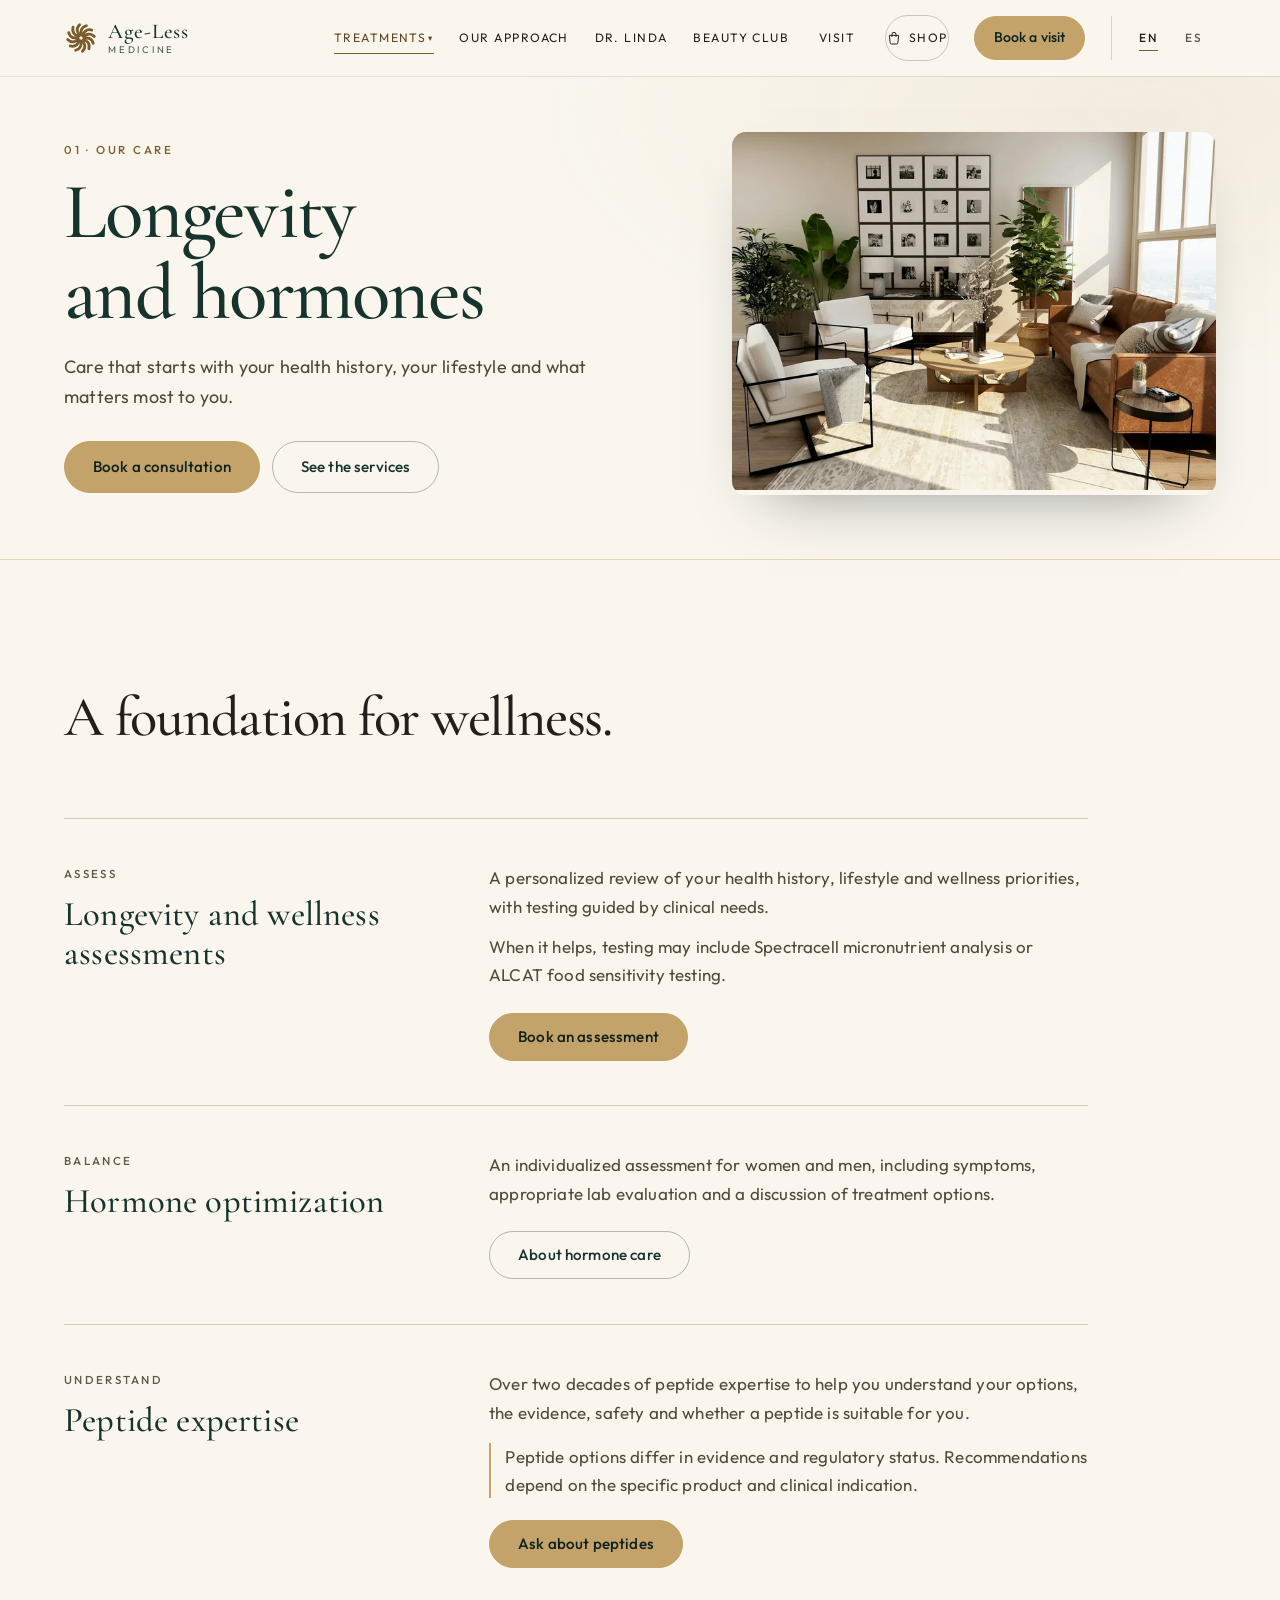
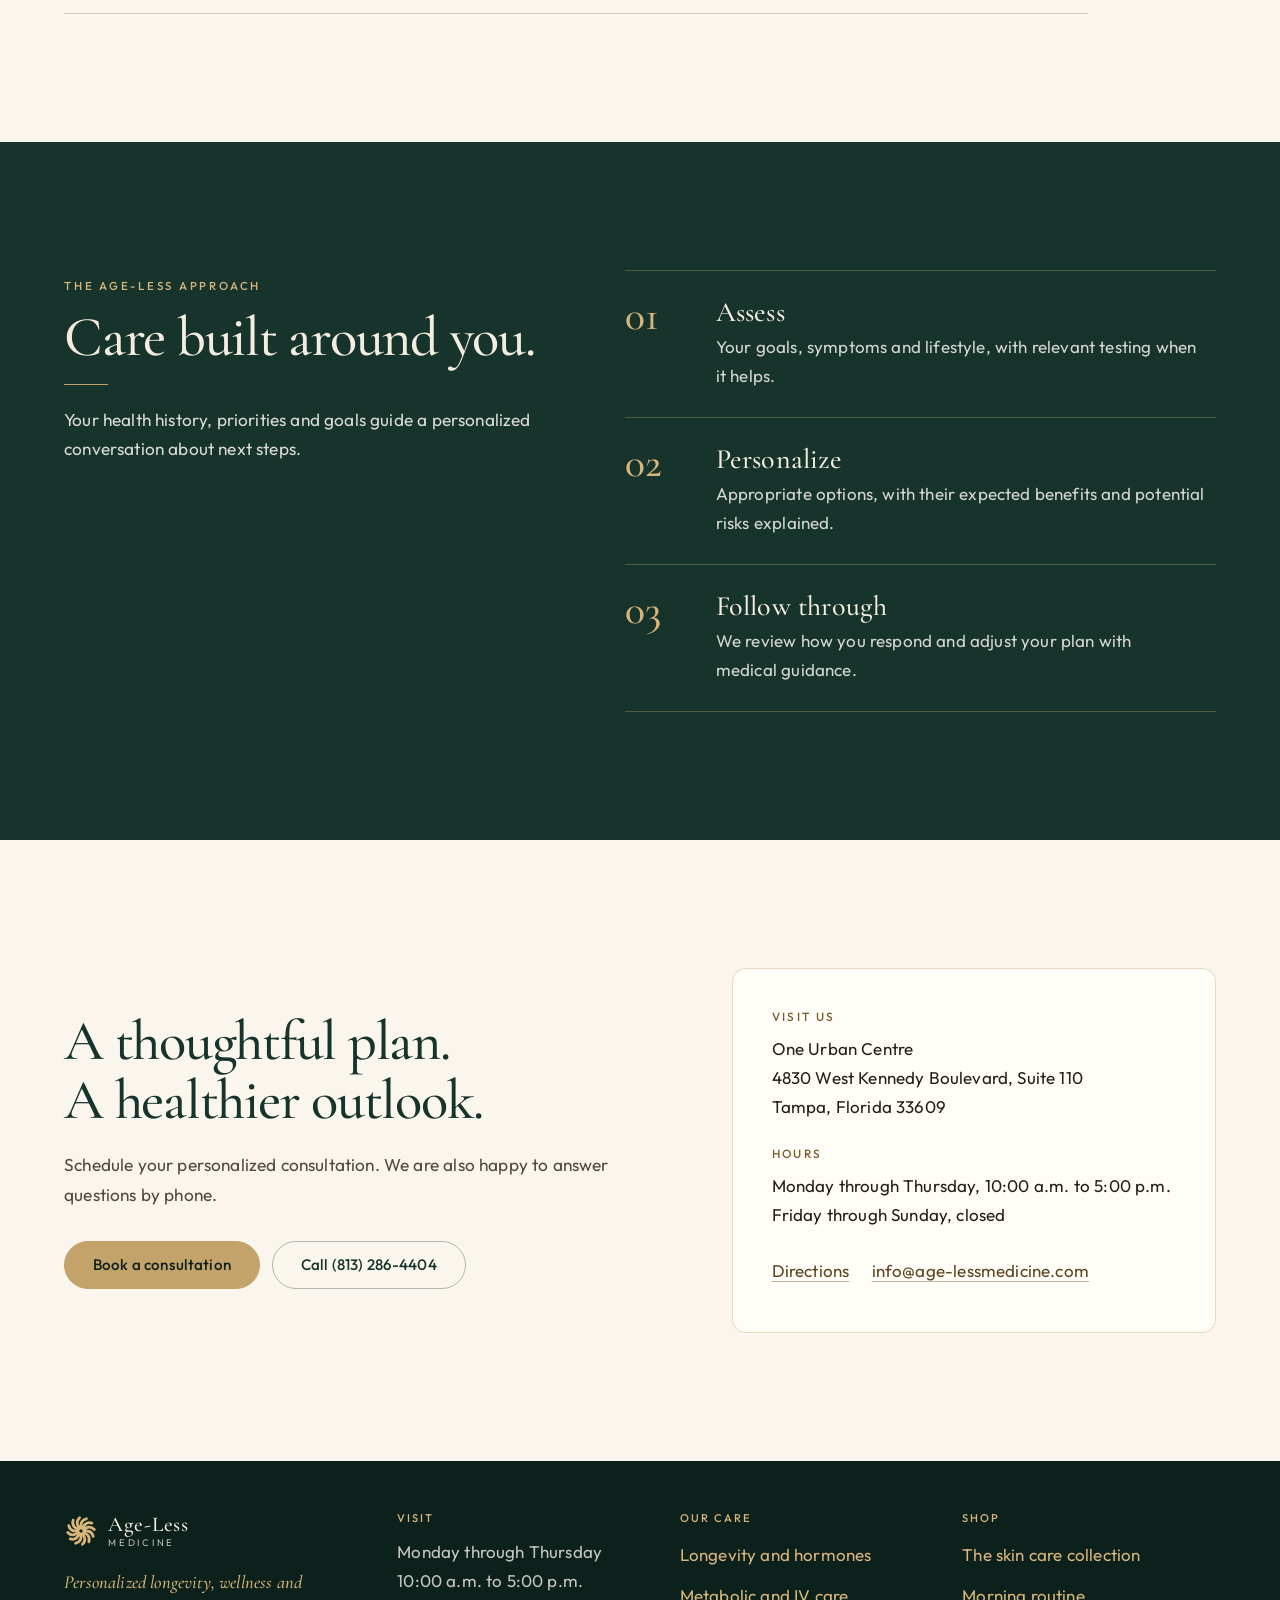
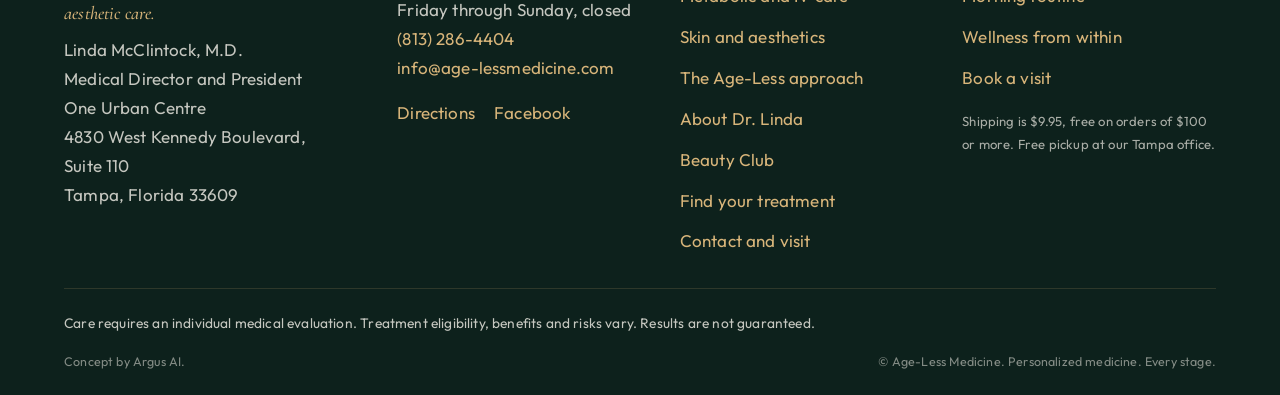
<file: longevity.html>
<!DOCTYPE html>
<html lang="en">
<head>
  <meta charset="utf-8">
  <meta name="viewport" content="width=device-width, initial-scale=1, viewport-fit=cover">
  <meta name="robots" content="noindex, nofollow">
  <meta name="view-transition" content="same-origin">
  <title>Longevity and hormones | Age-Less Medicine</title>
  <style>html,body{background:#faf6ee}</style>
  <meta name="description" content="Longevity and wellness assessments, hormone optimization and peptide expertise with Dr. Linda McClintock at Age-Less Medicine in Tampa.">
  <link rel="icon" href="favicon.svg" type="image/svg+xml">
  <link rel="icon" href="images/brand/favicon-32.png" type="image/png" sizes="32x32">
  <link rel="apple-touch-icon" href="images/brand/apple-touch-icon.png">
  <meta name="theme-color" content="#16332c">
  <meta property="og:type" content="website">
  <meta property="og:site_name" content="Age-Less Medicine">
  <meta property="og:title" content="Longevity and hormones | Age-Less Medicine">
  <meta property="og:description" content="Longevity and wellness assessments, hormone optimization and peptide expertise with Dr. Linda McClintock at Age-Less Medicine in Tampa.">
  <meta property="og:url" content="https://botgob.github.io/ageless-demo-concept/longevity.html">
  <meta property="og:image" content="https://botgob.github.io/ageless-demo-concept/images/og/og-clinic.jpg">
  <meta property="og:image:width" content="1200">
  <meta property="og:image:height" content="630">
  <meta property="og:image:alt" content="Age-Less Medicine. Live well. Age beautifully.">
  <meta name="twitter:card" content="summary_large_image">
  <meta name="twitter:title" content="Longevity and hormones | Age-Less Medicine">
  <meta name="twitter:description" content="Longevity and wellness assessments, hormone optimization and peptide expertise with Dr. Linda McClintock at Age-Less Medicine in Tampa.">
  <meta name="twitter:image" content="https://botgob.github.io/ageless-demo-concept/images/og/og-clinic.jpg">
  <link rel="preload" href="site/assets/fonts/CormorantGaramond-500.woff2" as="font" type="font/woff2" crossorigin>
  <link rel="preload" href="site/assets/fonts/CormorantGaramond-500i.woff2" as="font" type="font/woff2" crossorigin>
  <link rel="preload" href="site/assets/fonts/Outfit-400.woff2" as="font" type="font/woff2" crossorigin>
  <link rel="stylesheet" href="css/fonts.css?v=20261122-up2">
  <link rel="stylesheet" href="css/styles.css?v=20261122-up2">
  <link rel="stylesheet" href="css/clinic.css?v=20261122-up2">
  <link rel="stylesheet" href="css/premium.css?v=20261122-up2">
  <link rel="stylesheet" href="css/upscale.css?v=20261122-up2">
  <link rel="preload" as="image" type="image/webp" href="images/stock/lounge-800.webp" imagesrcset="images/stock/lounge-800.webp 800w, images/stock/lounge-1200.webp 1200w, images/stock/lounge.webp 1800w" imagesizes="(max-width: 1080px) 92vw, 560px">
  <noscript><style>[data-reveal]{opacity:1;transform:none}</style></noscript>
  <script>(function(){var l=new URLSearchParams(location.search).get("lang");try{l=l||localStorage.getItem("al-lang")}catch(e){}if(l==="es"){document.documentElement.classList.add("lang-pending");setTimeout(function(){document.documentElement.classList.remove("lang-pending")},1500)}})();</script>
</head>
<body class="clinic page-longevity page-up">
  <a class="skip" href="#main">Skip to content</a>
  <header class="site-header is-solid">
    <div class="header-inner">
      <a class="brand" href="index.html" aria-label="Age-Less Medicine home">
        <svg class="brand-mark brand-swirl" viewBox="0 0 48 48" aria-hidden="true"><g transform="translate(48 0) scale(-1 1)" fill="none" stroke="currentColor" stroke-width="3.9" stroke-linecap="round"><path d="M24 19.8 C 30 17.5, 31.5 10.5, 26 5.2" transform="rotate(0 24 24)"/><path d="M24 19.8 C 30 17.5, 31.5 10.5, 26 5.2" transform="rotate(30 24 24)"/><path d="M24 19.8 C 30 17.5, 31.5 10.5, 26 5.2" transform="rotate(60 24 24)"/><path d="M24 19.8 C 30 17.5, 31.5 10.5, 26 5.2" transform="rotate(90 24 24)"/><path d="M24 19.8 C 30 17.5, 31.5 10.5, 26 5.2" transform="rotate(120 24 24)"/><path d="M24 19.8 C 30 17.5, 31.5 10.5, 26 5.2" transform="rotate(150 24 24)"/><path d="M24 19.8 C 30 17.5, 31.5 10.5, 26 5.2" transform="rotate(180 24 24)"/><path d="M24 19.8 C 30 17.5, 31.5 10.5, 26 5.2" transform="rotate(210 24 24)"/><path d="M24 19.8 C 30 17.5, 31.5 10.5, 26 5.2" transform="rotate(240 24 24)"/><path d="M24 19.8 C 30 17.5, 31.5 10.5, 26 5.2" transform="rotate(270 24 24)"/><path d="M24 19.8 C 30 17.5, 31.5 10.5, 26 5.2" transform="rotate(300 24 24)"/><path d="M24 19.8 C 30 17.5, 31.5 10.5, 26 5.2" transform="rotate(330 24 24)"/></g></svg>
        <span class="brand-text">
          <span class="brand-name">Age-Less</span>
          <span class="brand-sub">Medicine</span>
        </span>
      </a>
      <nav class="nav" id="site-nav" aria-label="Primary">
        <div class="has-sub">
          <button class="nav-label" type="button" aria-expanded="false" aria-controls="treat-menu" aria-current="true">Treatments</button>
          <div class="subnav mega" id="treat-menu">
            <div class="mega-col">
              <a class="mega-head" href="longevity.html" aria-current="page"><span class="mega-n">01</span><span>Longevity and hormones</span></a>
              <p class="mega-tag">A foundation for wellness.</p>
              <ul>
                <li><a href="longevity.html#assessments">Longevity and wellness assessments</a></li>
                <li><a href="hormones.html">Hormone optimization</a></li>
                <li><a href="longevity.html#peptides">Peptide expertise</a></li>
              </ul>
            </div>
            <div class="mega-col">
              <a class="mega-head" href="metabolic.html"><span class="mega-n">02</span><span>Metabolic and IV care</span></a>
              <p class="mega-tag">Support your health goals.</p>
              <ul>
                <li><a href="weight-loss.html">Micro-dose GLP-1 weight loss</a></li>
                <li><a href="metabolic.html#iv">Customized IV therapies</a></li>
              </ul>
            </div>
            <div class="mega-col">
              <a class="mega-head" href="aesthetics.html"><span class="mega-n">03</span><span>Skin and aesthetics</span></a>
              <p class="mega-tag">Your beauty. Your way.</p>
              <ul>
                <li><a href="injectables.html">Botox and dermal fillers</a></li>
                <li><a href="skin.html">Skin and facials</a></li>
                <li><a href="prp.html">PRP Stem-Cell Facial</a></li>
                <li><a href="aesthetics.html#supplements">Age-Less vitamins and supplements</a></li>
                <li><a href="site/index.html#shop">Age-Less skin care</a></li>
              </ul>
            </div>
            <div class="mega-foot">
              <a href="index.html#approach">The Age-Less approach</a>
              <a href="index.html#find-treatment" data-open-quiz>Not sure where to start? Find your treatment</a>
            </div>
          </div>
        </div>
        <a href="index.html#approach">Our approach</a>
        <a href="about.html">Dr. Linda</a>
        <a href="beauty-club.html">Beauty Club</a>
        <a href="contact.html">Visit</a>
        <a class="cross-link nav-shop" href="site/index.html"><svg viewBox="0 0 24 24" aria-hidden="true"><path d="M5 8h14l-1.2 11.2a2 2 0 0 1-2 1.8H8.2a2 2 0 0 1-2-1.8L5 8Z" fill="none" stroke="currentColor" stroke-width="1.5"/><path d="M9 10V6.5a3 3 0 0 1 6 0V10" fill="none" stroke="currentColor" stroke-width="1.5" stroke-linecap="round"/></svg><span>Shop</span></a>
        <a class="btn btn--gold nav-book" href="#book" data-open-booking>Book a visit</a>
      </nav>
      <div class="header-tools">
        <a class="cross-link cross-link--bar" href="site/index.html"><svg viewBox="0 0 24 24" aria-hidden="true"><path d="M5 8h14l-1.2 11.2a2 2 0 0 1-2 1.8H8.2a2 2 0 0 1-2-1.8L5 8Z" fill="none" stroke="currentColor" stroke-width="1.5"/><path d="M9 10V6.5a3 3 0 0 1 6 0V10" fill="none" stroke="currentColor" stroke-width="1.5" stroke-linecap="round"/></svg><span>Shop</span></a>
        <div class="lang-switch" role="group" aria-label="Language">
          <button type="button" data-lang="en" aria-pressed="true">EN</button>
          <button type="button" data-lang="es" aria-pressed="false">ES</button>
        </div>
        <button class="nav-toggle" type="button" aria-expanded="false" aria-controls="site-nav" aria-label="Open menu"><span></span></button>
      </div>
    </div>
  </header>
  <div class="voice-pop" id="voice-pop" role="status" aria-live="polite" hidden>
    <div class="wave" aria-hidden="true"><i></i><i></i><i></i><i></i><i></i><i></i><i></i><i></i><i></i><i></i><i></i><i></i></div>
    <p>Her welcome, in her own voice, is coming soon.</p>
  </div>
  <main id="main">
    <section class="p-hero">
      <div class="wrap p-hero-grid">
        <div class="p-hero-copy">
          <p class="eyebrow">01 · Our care</p>
          <h1 class="display">Longevity and&nbsp;hormones</h1>
          <p class="lede">Care that starts with your health history, your lifestyle and what matters most to you.</p>
          <div class="btn-row">
            <a class="btn btn--gold" href="#book" data-open-booking data-treatment="Consultation">Book a consultation</a>
            <a class="btn btn--line" href="#services">See the services</a>
          </div>
        </div>
        <figure class="p-hero-media"><picture><source type="image/webp" srcset="images/stock/lounge-800.webp 800w, images/stock/lounge-1200.webp 1200w, images/stock/lounge.webp 1800w" sizes="(max-width: 1080px) 92vw, 560px"><img src="images/stock/lounge.jpg" srcset="images/stock/lounge-800.jpg 800w, images/stock/lounge-1200.jpg 1200w, images/stock/lounge.jpg 1800w" sizes="(max-width: 1080px) 92vw, 560px" alt="A calm sitting room with cream chairs and greenery" width="1800" height="1350" fetchpriority="high" decoding="sync"></picture></figure>
      </div>
    </section>
    <section class="section" id="services">
      <div class="wrap">
        <div class="section-head" data-reveal>
          <h2 class="display">A foundation for&nbsp;wellness.</h2>
          <hr class="gold-rule">
        </div>
        <div class="service-grid service-list">
          <article class="service-card service-row" id="assessments" data-reveal>
            <div class="service-head"><p class="service-n">Assess</p>
            <h3>Longevity and wellness assessments</h3></div>
            <div class="service-body"><p>A personalized review of your health history, lifestyle and wellness priorities, with testing guided by clinical needs.</p>
            <p>When it helps, testing may include Spectracell micronutrient analysis or ALCAT food sensitivity testing.</p>
            <div class="btn-row"><a class="btn btn--gold" href="#book" data-open-booking data-treatment="Longevity and wellness assessment">Book an assessment</a></div></div>
          </article>
          <article class="service-card service-row" data-reveal>
            <div class="service-head"><p class="service-n">Balance</p>
            <h3>Hormone optimization</h3></div>
            <div class="service-body"><p>An individualized assessment for women and men, including symptoms, appropriate lab evaluation and a discussion of treatment options.</p>
            <div class="btn-row"><a class="btn btn--line" href="hormones.html">About hormone care</a></div></div>
          </article>
          <article class="service-card service-row" id="peptides" data-reveal>
            <div class="service-head"><p class="service-n">Understand</p>
            <h3>Peptide expertise</h3></div>
            <div class="service-body"><p>Over two decades of peptide expertise to help you understand your options, the evidence, safety and whether a peptide is suitable for you.</p>
            <p class="fine">Peptide options differ in evidence and regulatory status. Recommendations depend on the specific product and clinical indication.</p>
            <div class="btn-row"><a class="btn btn--gold" href="#book" data-open-booking data-treatment="Peptide consultation">Ask about peptides</a></div></div>
          </article>
        </div>
      </div>
    </section>
    <section class="section approach" id="approach" aria-labelledby="approach-title">
      <div class="wrap">
        <div class="approach-grid">
          <div class="approach-intro" data-reveal>
            <p class="eyebrow">The Age-Less approach</p>
            <h2 class="display" id="approach-title">Care built around&nbsp;you.</h2>
            <hr class="gold-rule">
            <p class="lede">Your health history, priorities and goals guide a personalized conversation about next steps.</p>
          </div>
          <ol class="approach-steps">
            <li data-reveal><span class="step-n">01</span><h3>Assess</h3><p>Your goals, symptoms and lifestyle, with relevant testing when it helps.</p></li>
            <li data-reveal><span class="step-n">02</span><h3>Personalize</h3><p>Appropriate options, with their expected benefits and potential risks explained.</p></li>
            <li data-reveal><span class="step-n">03</span><h3>Follow through</h3><p>We review how you respond and adjust your plan with medical guidance.</p></li>
          </ol>
        </div>
      </div>
    </section>

    <section class="section next-chapter" id="visit">
      <div class="wrap next-grid">
        <div data-reveal>
          <h2 class="display">A thoughtful plan. A healthier&nbsp;outlook.</h2>
          <hr class="gold-rule">
          <p class="lede">Schedule your personalized consultation. We are also happy to answer questions by phone.</p>
          <div class="btn-row">
            <a class="btn btn--gold" href="#book" data-open-booking data-treatment="Consultation">Book a consultation</a>
            <a class="btn btn--line" href="tel:+18132864404">Call (813) 286-4404</a>
          </div>
        </div>
        <div class="visit-card-lite" data-reveal>
          <h3>Visit us</h3>
          <p>One Urban Centre<br>4830 West Kennedy Boulevard, Suite 110<br>Tampa, Florida 33609</p>
          <h3>Hours</h3>
          <p>Monday through Thursday, 10:00 a.m. to 5:00 p.m.<br>Friday through Sunday, closed</p>
          <p class="visit-links"><a href="https://maps.google.com/?q=4830+West+Kennedy+Boulevard+Suite+110+Tampa+FL+33609" rel="noopener noreferrer" target="_blank">Directions</a><a href="mailto:info@age-lessmedicine.com">info@age-lessmedicine.com</a></p>
        </div>
      </div>
    </section>

  </main>
  <footer class="site-footer">
    <div class="wrap footer-grid">
      <div class="footer-brand">
        <a class="brand" href="index.html" aria-label="Age-Less Medicine home">
          <svg class="brand-mark brand-swirl" viewBox="0 0 48 48" aria-hidden="true"><g transform="translate(48 0) scale(-1 1)" fill="none" stroke="currentColor" stroke-width="3.9" stroke-linecap="round"><path d="M24 19.8 C 30 17.5, 31.5 10.5, 26 5.2" transform="rotate(0 24 24)"/><path d="M24 19.8 C 30 17.5, 31.5 10.5, 26 5.2" transform="rotate(30 24 24)"/><path d="M24 19.8 C 30 17.5, 31.5 10.5, 26 5.2" transform="rotate(60 24 24)"/><path d="M24 19.8 C 30 17.5, 31.5 10.5, 26 5.2" transform="rotate(90 24 24)"/><path d="M24 19.8 C 30 17.5, 31.5 10.5, 26 5.2" transform="rotate(120 24 24)"/><path d="M24 19.8 C 30 17.5, 31.5 10.5, 26 5.2" transform="rotate(150 24 24)"/><path d="M24 19.8 C 30 17.5, 31.5 10.5, 26 5.2" transform="rotate(180 24 24)"/><path d="M24 19.8 C 30 17.5, 31.5 10.5, 26 5.2" transform="rotate(210 24 24)"/><path d="M24 19.8 C 30 17.5, 31.5 10.5, 26 5.2" transform="rotate(240 24 24)"/><path d="M24 19.8 C 30 17.5, 31.5 10.5, 26 5.2" transform="rotate(270 24 24)"/><path d="M24 19.8 C 30 17.5, 31.5 10.5, 26 5.2" transform="rotate(300 24 24)"/><path d="M24 19.8 C 30 17.5, 31.5 10.5, 26 5.2" transform="rotate(330 24 24)"/></g></svg>
          <span class="brand-text"><span class="brand-name">Age-Less</span><span class="brand-sub">Medicine</span></span>
        </a>
        <p class="footer-tag">Personalized longevity, wellness and aesthetic care.</p>
        <p>Linda McClintock, M.D.<br>Medical Director and President</p>
        <p>One Urban Centre<br>4830 West Kennedy Boulevard, Suite 110<br>Tampa, Florida 33609</p>
      </div>
      <div>
        <h2>Visit</h2>
        <p>Monday through Thursday<br>10:00 a.m. to 5:00 p.m.<br>Friday through Sunday, closed</p>
        <p><a href="tel:+18132864404">(813) 286-4404</a><br>
        <a href="mailto:info@age-lessmedicine.com">info@age-lessmedicine.com</a></p>
        <ul class="footer-list footer-list--inline">
          <li><a href="https://maps.google.com/?q=4830+West+Kennedy+Boulevard+Suite+110+Tampa+FL+33609" rel="noopener noreferrer" target="_blank">Directions</a></li>
          <li><a href="https://www.facebook.com/296291637095921" rel="noopener noreferrer" target="_blank">Facebook</a></li>
        </ul>
      </div>
      <div>
        <h2>Our care</h2>
        <ul class="footer-list">
          <li><a href="longevity.html">Longevity and hormones</a></li>
          <li><a href="metabolic.html">Metabolic and IV care</a></li>
          <li><a href="aesthetics.html">Skin and aesthetics</a></li>
          <li><a href="index.html#approach">The Age-Less approach</a></li>
          <li><a href="about.html">About Dr. Linda</a></li>
          <li><a href="beauty-club.html">Beauty Club</a></li>
          <li><a href="index.html#find-treatment" data-open-quiz>Find your treatment</a></li>
          <li><a href="contact.html">Contact and visit</a></li>
        </ul>
      </div>
      <div>
        <h2>Shop</h2>
        <ul class="footer-list">
          <li><a href="site/index.html#shop">The skin care collection</a></li>
          <li><a href="site/index.html#routine">Morning routine</a></li>
          <li><a href="site/index.html?goal=inside#shop">Wellness from within</a></li>
          <li><a href="#book" data-open-booking>Book a visit</a></li>
        </ul>
        <p class="footer-ship">Shipping is $9.95, free on orders of $100 or more. Free pickup at our Tampa office.</p>
      </div>
    </div>
    <div class="wrap footer-disclaimer">
      <p>Care requires an individual medical evaluation. Treatment eligibility, benefits and risks vary. Results are not guaranteed.</p>
    </div>
    <div class="wrap legal">
      <p>Concept by Argus AI.</p>
      <p>&copy; Age-Less Medicine. Personalized medicine. Every stage.</p>
    </div>
  </footer>
  <div class="book-bar" role="region" aria-label="Quick booking">
    <a class="btn btn--ghost" href="tel:+18132864404">Call</a>
    <a class="btn btn--gold" href="#book" data-open-booking>Book a visit</a>
  </div>
  <div class="modal" id="book" aria-hidden="true" role="dialog" aria-labelledby="book-title">
    <div class="modal-backdrop" data-close-booking></div>
    <div class="modal-card">
      <button class="modal-close" type="button" data-close-booking aria-label="Close booking form">&times;</button>
      <form id="booking-form">
        <p class="eyebrow">Request a visit</p>
        <h2 class="display" id="book-title">When would you like to come&nbsp;in?</h2>
        <hr class="gold-rule">
        <p class="form-note">Please do not include medical details. This form is only for scheduling.</p>
        <div class="form-scroll">
        <div class="form-grid">
          <label>How can we help?
            <select id="visit-treatment" name="treatment" required>
              <option value="" disabled selected>Select a visit type</option>
            <option value="Consultation">Consultation</option>
            <option value="Longevity and wellness assessment">Longevity and wellness assessment</option>
            <option value="Hormone optimization">Hormone optimization</option>
            <option value="Peptide consultation">Peptide consultation</option>
            <option value="Micro-dose GLP-1 weight loss">Micro-dose GLP-1 weight loss</option>
            <option value="IV therapy">IV therapy</option>
            <option value="Botox and dermal fillers">Botox and dermal fillers</option>
            <option value="Skin and facials">Skin and facials</option>
            <option value="PRP Stem-Cell Facial">PRP Stem-Cell Facial</option>
            <option value="Beauty Club">Beauty Club</option>
            <option value="I am not sure yet">I am not sure yet</option>
            </select>
          </label>
          <label>Preferred day
            <input id="visit-date" name="date" type="date" required>
          </label>
          <label>Preferred time
            <select name="time" required>
              <option value="" disabled selected>Select a time of day</option>
              <option>Morning, 10:00 a.m. to 12:00 p.m.</option>
              <option>Early afternoon, 12:00 p.m. to 3:00 p.m.</option>
              <option>Late afternoon, 3:00 p.m. to 5:00 p.m.</option>
            </select>
          </label>
          <label>Full name
            <input name="name" type="text" autocomplete="name" required>
          </label>
          <label>Phone
            <input name="phone" type="tel" autocomplete="tel" required>
          </label>
          <label>Email
            <input name="email" type="email" autocomplete="email" required>
          </label>
          <label>Are you new to our office?
            <select name="patient" required>
              <option value="" disabled selected>Please choose one</option>
              <option>I am a new patient</option>
              <option>I am a returning patient</option>
            </select>
          </label>
        </div>
        <p class="form-note">We are open Monday through Thursday, 10:00 a.m. to 5:00 p.m.</p>
        <p class="form-error" id="booking-error"></p>
        </div>
        <div class="btn-row modal-actions">
          <button class="btn btn--gold" type="submit">Request this time</button>
          <button class="btn btn--line" type="button" data-close-booking>Cancel</button>
        </div>
      </form>
      <div class="confirm" id="booking-confirm" hidden></div>
    </div>
  </div>
  <div class="modal" id="quiz" aria-hidden="true" role="dialog" aria-labelledby="quiz-title">
    <div class="modal-backdrop" data-close-quiz></div>
    <div class="modal-card quiz-card">
      <button class="modal-close" type="button" data-close-quiz aria-label="Close treatment guide">&times;</button>
      <div id="quiz-app"></div>
    </div>
  </div>
  <script src="js/i18n-es.js?v=20261122-up2" defer></script>
  <script src="js/lang.js?v=20261122-up2" defer></script>
  <script src="js/main.js?v=20261122-up2" defer></script>
  <script src="site/assets/js/premium.js?v=20261122-up2" defer></script>
</body>
</html>
</file>
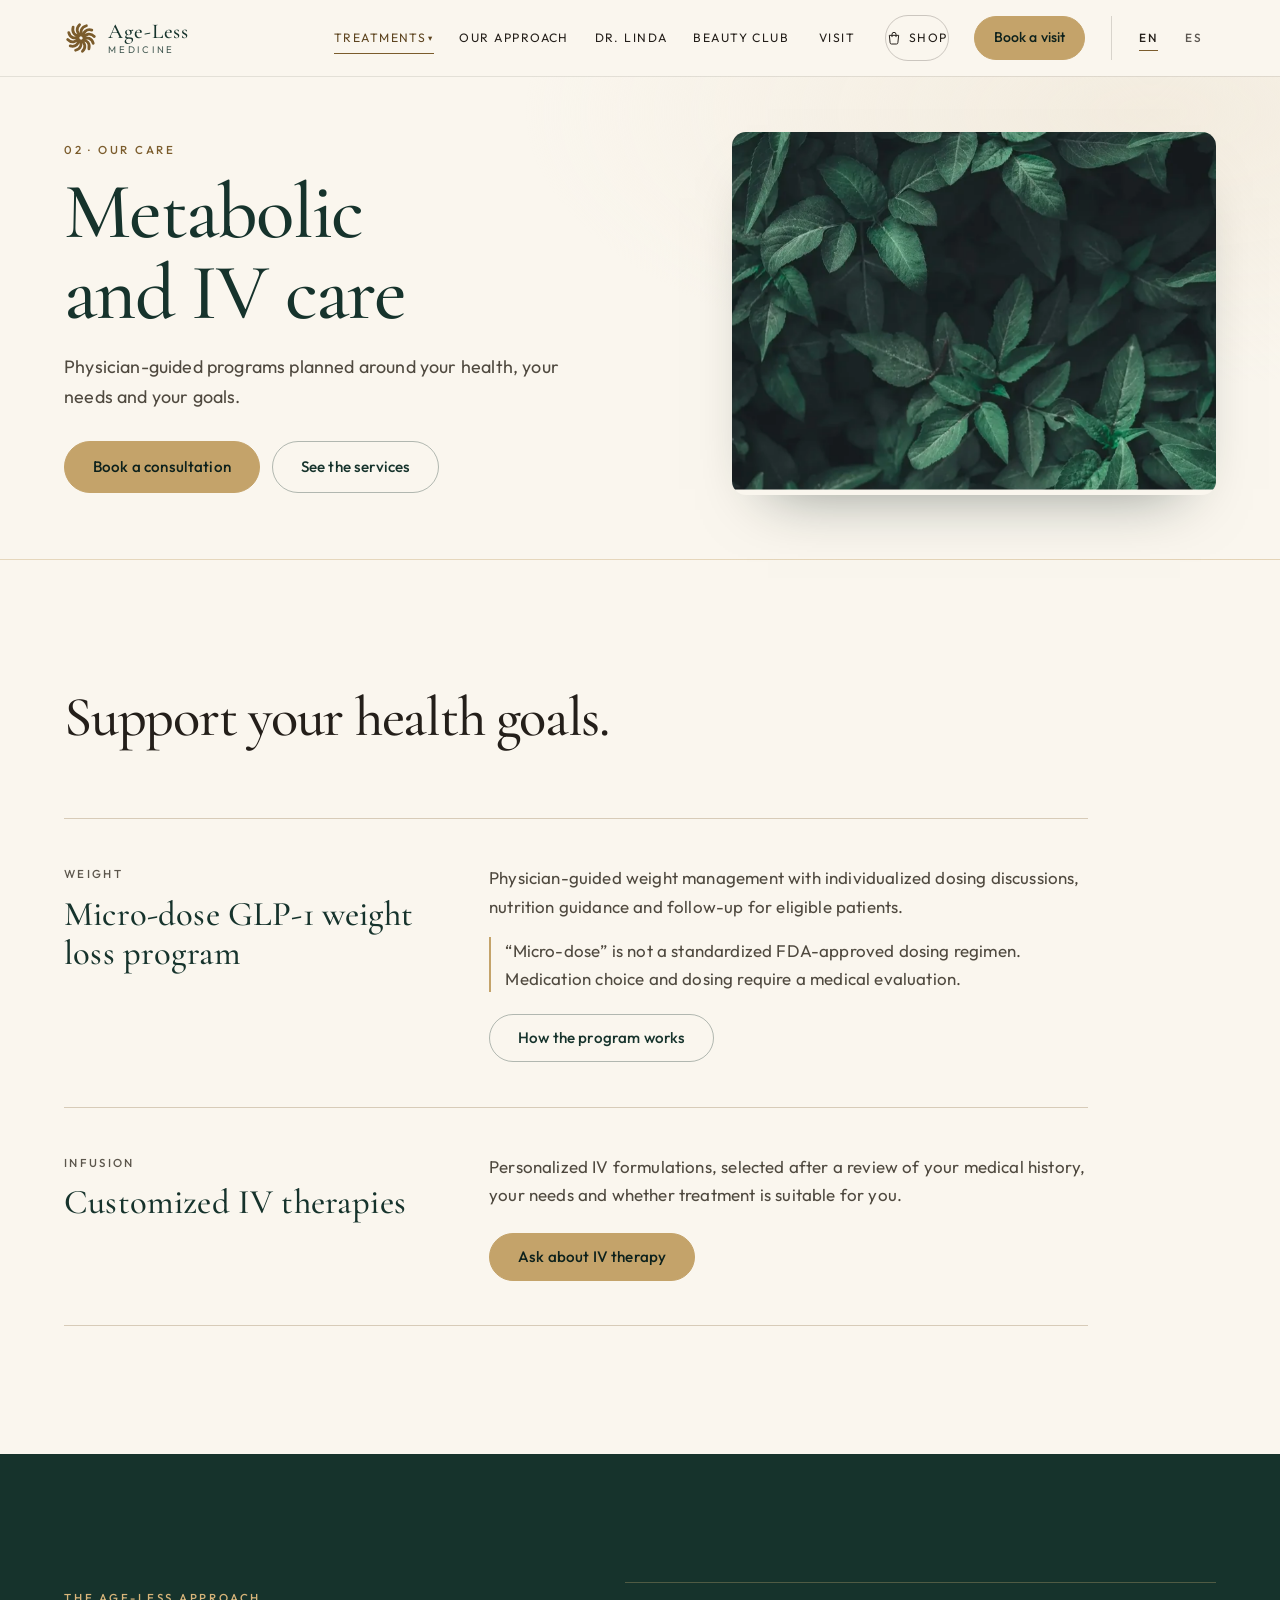
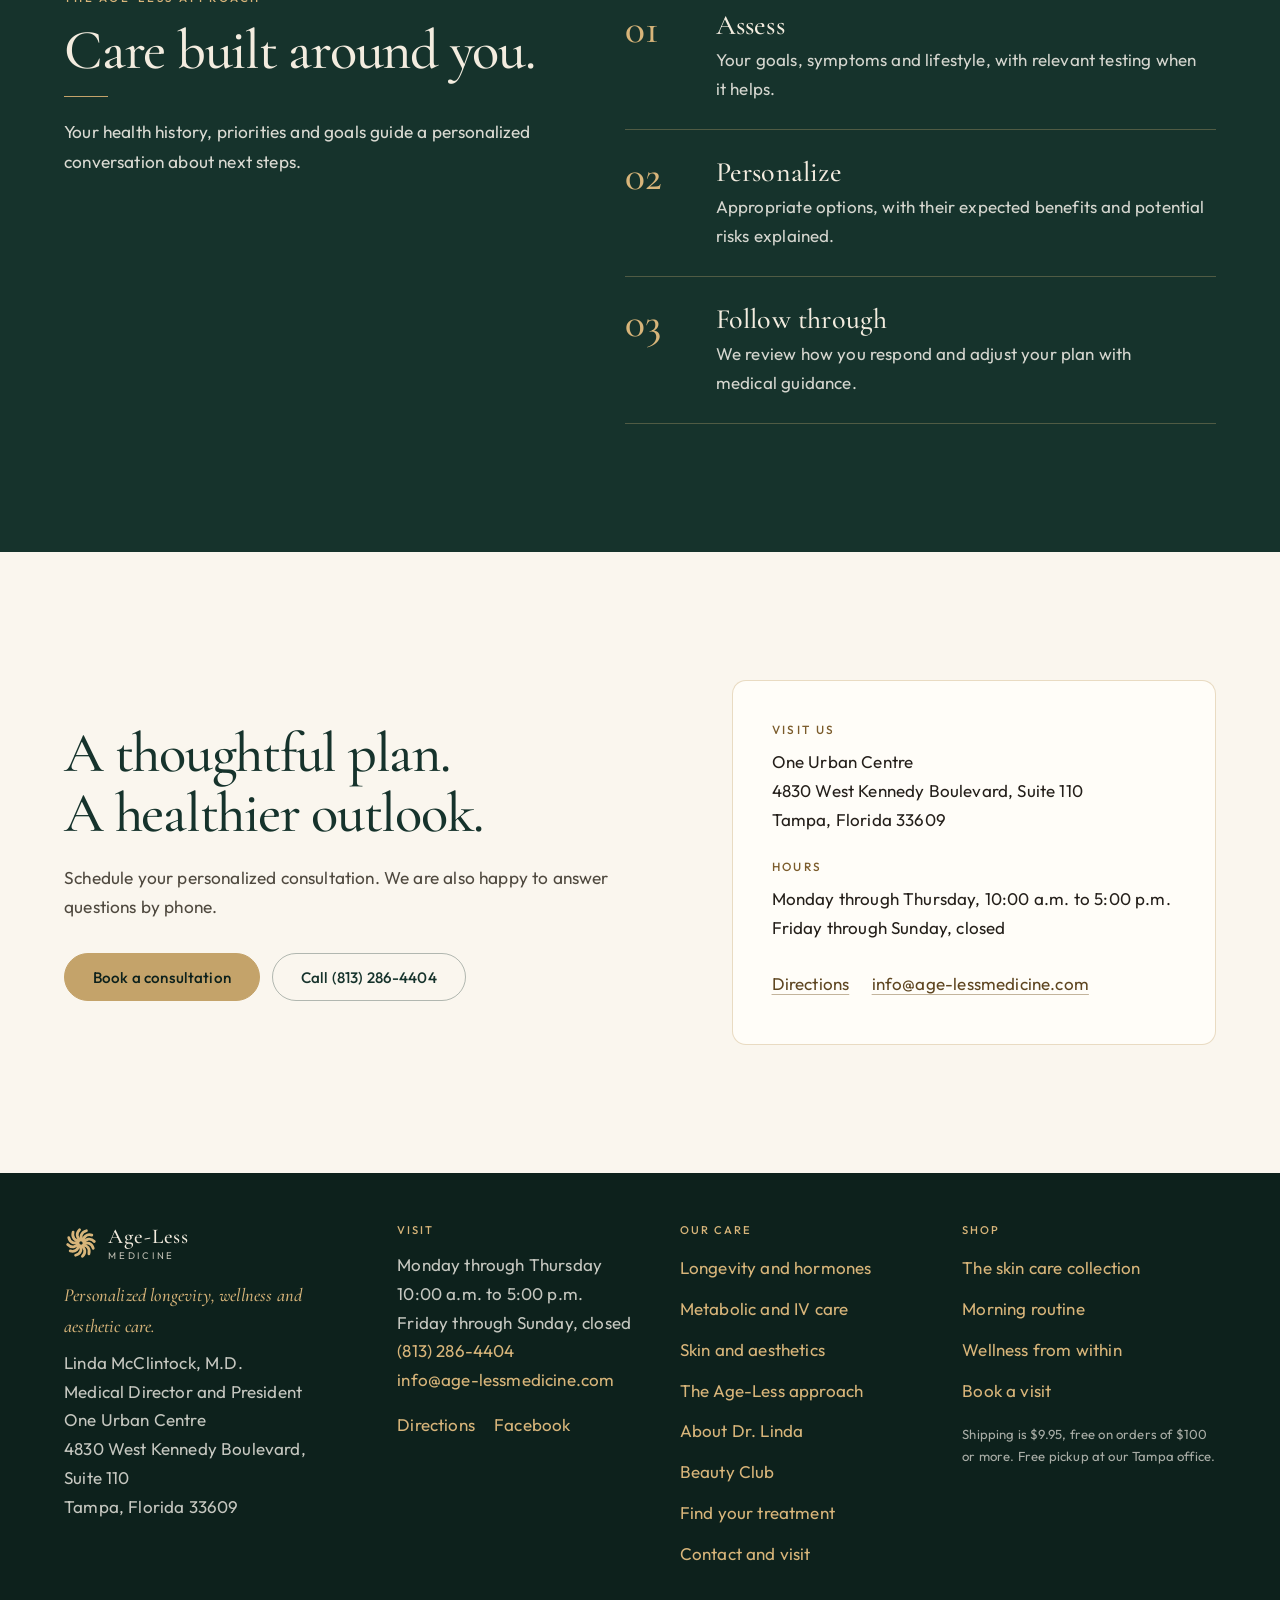
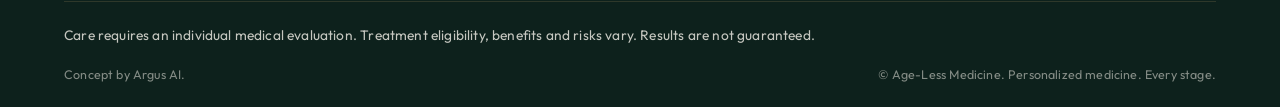
<file: metabolic.html>
<!DOCTYPE html>
<html lang="en">
<head>
  <meta charset="utf-8">
  <meta name="viewport" content="width=device-width, initial-scale=1, viewport-fit=cover">
  <meta name="robots" content="noindex, nofollow">
  <meta name="view-transition" content="same-origin">
  <title>Metabolic and IV care | Age-Less Medicine</title>
  <style>html,body{background:#faf6ee}</style>
  <meta name="description" content="Micro-dose GLP-1 weight loss and customized IV therapies, physician guided by Dr. Linda McClintock at Age-Less Medicine in Tampa.">
  <link rel="icon" href="favicon.svg" type="image/svg+xml">
  <link rel="icon" href="images/brand/favicon-32.png" type="image/png" sizes="32x32">
  <link rel="apple-touch-icon" href="images/brand/apple-touch-icon.png">
  <meta name="theme-color" content="#16332c">
  <meta property="og:type" content="website">
  <meta property="og:site_name" content="Age-Less Medicine">
  <meta property="og:title" content="Metabolic and IV care | Age-Less Medicine">
  <meta property="og:description" content="Micro-dose GLP-1 weight loss and customized IV therapies, physician guided by Dr. Linda McClintock at Age-Less Medicine in Tampa.">
  <meta property="og:url" content="https://botgob.github.io/ageless-demo-concept/metabolic.html">
  <meta property="og:image" content="https://botgob.github.io/ageless-demo-concept/images/og/og-clinic.jpg">
  <meta property="og:image:width" content="1200">
  <meta property="og:image:height" content="630">
  <meta property="og:image:alt" content="Age-Less Medicine. Live well. Age beautifully.">
  <meta name="twitter:card" content="summary_large_image">
  <meta name="twitter:title" content="Metabolic and IV care | Age-Less Medicine">
  <meta name="twitter:description" content="Micro-dose GLP-1 weight loss and customized IV therapies, physician guided by Dr. Linda McClintock at Age-Less Medicine in Tampa.">
  <meta name="twitter:image" content="https://botgob.github.io/ageless-demo-concept/images/og/og-clinic.jpg">
  <link rel="preload" href="site/assets/fonts/CormorantGaramond-500.woff2" as="font" type="font/woff2" crossorigin>
  <link rel="preload" href="site/assets/fonts/CormorantGaramond-500i.woff2" as="font" type="font/woff2" crossorigin>
  <link rel="preload" href="site/assets/fonts/Outfit-400.woff2" as="font" type="font/woff2" crossorigin>
  <link rel="stylesheet" href="css/fonts.css?v=20261122-up2">
  <link rel="stylesheet" href="css/styles.css?v=20261122-up2">
  <link rel="stylesheet" href="css/clinic.css?v=20261122-up2">
  <link rel="stylesheet" href="css/premium.css?v=20261122-up2">
  <link rel="stylesheet" href="css/upscale.css?v=20261122-up2">
  <link rel="preload" as="image" type="image/webp" href="images/stock/leaves-dark-800.webp" imagesrcset="images/stock/leaves-dark-800.webp 800w, images/stock/leaves-dark.webp 1238w" imagesizes="(max-width: 1080px) 92vw, 560px">
  <noscript><style>[data-reveal]{opacity:1;transform:none}</style></noscript>
  <script>(function(){var l=new URLSearchParams(location.search).get("lang");try{l=l||localStorage.getItem("al-lang")}catch(e){}if(l==="es"){document.documentElement.classList.add("lang-pending");setTimeout(function(){document.documentElement.classList.remove("lang-pending")},1500)}})();</script>
</head>
<body class="clinic page-metabolic page-up">
  <a class="skip" href="#main">Skip to content</a>
  <header class="site-header is-solid">
    <div class="header-inner">
      <a class="brand" href="index.html" aria-label="Age-Less Medicine home">
        <svg class="brand-mark brand-swirl" viewBox="0 0 48 48" aria-hidden="true"><g transform="translate(48 0) scale(-1 1)" fill="none" stroke="currentColor" stroke-width="3.9" stroke-linecap="round"><path d="M24 19.8 C 30 17.5, 31.5 10.5, 26 5.2" transform="rotate(0 24 24)"/><path d="M24 19.8 C 30 17.5, 31.5 10.5, 26 5.2" transform="rotate(30 24 24)"/><path d="M24 19.8 C 30 17.5, 31.5 10.5, 26 5.2" transform="rotate(60 24 24)"/><path d="M24 19.8 C 30 17.5, 31.5 10.5, 26 5.2" transform="rotate(90 24 24)"/><path d="M24 19.8 C 30 17.5, 31.5 10.5, 26 5.2" transform="rotate(120 24 24)"/><path d="M24 19.8 C 30 17.5, 31.5 10.5, 26 5.2" transform="rotate(150 24 24)"/><path d="M24 19.8 C 30 17.5, 31.5 10.5, 26 5.2" transform="rotate(180 24 24)"/><path d="M24 19.8 C 30 17.5, 31.5 10.5, 26 5.2" transform="rotate(210 24 24)"/><path d="M24 19.8 C 30 17.5, 31.5 10.5, 26 5.2" transform="rotate(240 24 24)"/><path d="M24 19.8 C 30 17.5, 31.5 10.5, 26 5.2" transform="rotate(270 24 24)"/><path d="M24 19.8 C 30 17.5, 31.5 10.5, 26 5.2" transform="rotate(300 24 24)"/><path d="M24 19.8 C 30 17.5, 31.5 10.5, 26 5.2" transform="rotate(330 24 24)"/></g></svg>
        <span class="brand-text">
          <span class="brand-name">Age-Less</span>
          <span class="brand-sub">Medicine</span>
        </span>
      </a>
      <nav class="nav" id="site-nav" aria-label="Primary">
        <div class="has-sub">
          <button class="nav-label" type="button" aria-expanded="false" aria-controls="treat-menu" aria-current="true">Treatments</button>
          <div class="subnav mega" id="treat-menu">
            <div class="mega-col">
              <a class="mega-head" href="longevity.html"><span class="mega-n">01</span><span>Longevity and hormones</span></a>
              <p class="mega-tag">A foundation for wellness.</p>
              <ul>
                <li><a href="longevity.html#assessments">Longevity and wellness assessments</a></li>
                <li><a href="hormones.html">Hormone optimization</a></li>
                <li><a href="longevity.html#peptides">Peptide expertise</a></li>
              </ul>
            </div>
            <div class="mega-col">
              <a class="mega-head" href="metabolic.html" aria-current="page"><span class="mega-n">02</span><span>Metabolic and IV care</span></a>
              <p class="mega-tag">Support your health goals.</p>
              <ul>
                <li><a href="weight-loss.html">Micro-dose GLP-1 weight loss</a></li>
                <li><a href="metabolic.html#iv">Customized IV therapies</a></li>
              </ul>
            </div>
            <div class="mega-col">
              <a class="mega-head" href="aesthetics.html"><span class="mega-n">03</span><span>Skin and aesthetics</span></a>
              <p class="mega-tag">Your beauty. Your way.</p>
              <ul>
                <li><a href="injectables.html">Botox and dermal fillers</a></li>
                <li><a href="skin.html">Skin and facials</a></li>
                <li><a href="prp.html">PRP Stem-Cell Facial</a></li>
                <li><a href="aesthetics.html#supplements">Age-Less vitamins and supplements</a></li>
                <li><a href="site/index.html#shop">Age-Less skin care</a></li>
              </ul>
            </div>
            <div class="mega-foot">
              <a href="index.html#approach">The Age-Less approach</a>
              <a href="index.html#find-treatment" data-open-quiz>Not sure where to start? Find your treatment</a>
            </div>
          </div>
        </div>
        <a href="index.html#approach">Our approach</a>
        <a href="about.html">Dr. Linda</a>
        <a href="beauty-club.html">Beauty Club</a>
        <a href="contact.html">Visit</a>
        <a class="cross-link nav-shop" href="site/index.html"><svg viewBox="0 0 24 24" aria-hidden="true"><path d="M5 8h14l-1.2 11.2a2 2 0 0 1-2 1.8H8.2a2 2 0 0 1-2-1.8L5 8Z" fill="none" stroke="currentColor" stroke-width="1.5"/><path d="M9 10V6.5a3 3 0 0 1 6 0V10" fill="none" stroke="currentColor" stroke-width="1.5" stroke-linecap="round"/></svg><span>Shop</span></a>
        <a class="btn btn--gold nav-book" href="#book" data-open-booking>Book a visit</a>
      </nav>
      <div class="header-tools">
        <a class="cross-link cross-link--bar" href="site/index.html"><svg viewBox="0 0 24 24" aria-hidden="true"><path d="M5 8h14l-1.2 11.2a2 2 0 0 1-2 1.8H8.2a2 2 0 0 1-2-1.8L5 8Z" fill="none" stroke="currentColor" stroke-width="1.5"/><path d="M9 10V6.5a3 3 0 0 1 6 0V10" fill="none" stroke="currentColor" stroke-width="1.5" stroke-linecap="round"/></svg><span>Shop</span></a>
        <div class="lang-switch" role="group" aria-label="Language">
          <button type="button" data-lang="en" aria-pressed="true">EN</button>
          <button type="button" data-lang="es" aria-pressed="false">ES</button>
        </div>
        <button class="nav-toggle" type="button" aria-expanded="false" aria-controls="site-nav" aria-label="Open menu"><span></span></button>
      </div>
    </div>
  </header>
  <div class="voice-pop" id="voice-pop" role="status" aria-live="polite" hidden>
    <div class="wave" aria-hidden="true"><i></i><i></i><i></i><i></i><i></i><i></i><i></i><i></i><i></i><i></i><i></i><i></i></div>
    <p>Her welcome, in her own voice, is coming soon.</p>
  </div>
  <main id="main">
    <section class="p-hero">
      <div class="wrap p-hero-grid">
        <div class="p-hero-copy">
          <p class="eyebrow">02 · Our care</p>
          <h1 class="display">Metabolic and IV&nbsp;care</h1>
          <p class="lede">Physician-guided programs planned around your health, your needs and your goals.</p>
          <div class="btn-row">
            <a class="btn btn--gold" href="#book" data-open-booking data-treatment="Consultation">Book a consultation</a>
            <a class="btn btn--line" href="#services">See the services</a>
          </div>
        </div>
        <figure class="p-hero-media"><picture><source type="image/webp" srcset="images/stock/leaves-dark-800.webp 800w, images/stock/leaves-dark.webp 1238w" sizes="(max-width: 1080px) 92vw, 560px"><img src="images/stock/leaves-dark.jpg" srcset="images/stock/leaves-dark-800.jpg 800w, images/stock/leaves-dark.jpg 1238w" sizes="(max-width: 1080px) 92vw, 560px" alt="Deep green leaves" width="1238" height="2200" fetchpriority="high" decoding="sync"></picture></figure>
      </div>
    </section>
    <section class="section" id="services">
      <div class="wrap">
        <div class="section-head" data-reveal>
          <h2 class="display">Support your health&nbsp;goals.</h2>
          <hr class="gold-rule">
        </div>
        <div class="service-grid service-list">
          <article class="service-card service-row" data-reveal>
            <div class="service-head"><p class="service-n">Weight</p>
            <h3>Micro-dose GLP-1 weight loss program</h3></div>
            <div class="service-body"><p>Physician-guided weight management with individualized dosing discussions, nutrition guidance and follow-up for eligible patients.</p>
            <p class="fine">“Micro-dose” is not a standardized FDA-approved dosing regimen. Medication choice and dosing require a medical evaluation.</p>
            <div class="btn-row"><a class="btn btn--line" href="weight-loss.html">How the program works</a></div></div>
          </article>
          <article class="service-card service-row" id="iv" data-reveal>
            <div class="service-head"><p class="service-n">Infusion</p>
            <h3>Customized IV therapies</h3></div>
            <div class="service-body"><p>Personalized IV formulations, selected after a review of your medical history, your needs and whether treatment is suitable for you.</p>
            <div class="btn-row"><a class="btn btn--gold" href="#book" data-open-booking data-treatment="IV therapy">Ask about IV therapy</a></div></div>
          </article>
        </div>
      </div>
    </section>
    <section class="section approach" id="approach" aria-labelledby="approach-title">
      <div class="wrap">
        <div class="approach-grid">
          <div class="approach-intro" data-reveal>
            <p class="eyebrow">The Age-Less approach</p>
            <h2 class="display" id="approach-title">Care built around&nbsp;you.</h2>
            <hr class="gold-rule">
            <p class="lede">Your health history, priorities and goals guide a personalized conversation about next steps.</p>
          </div>
          <ol class="approach-steps">
            <li data-reveal><span class="step-n">01</span><h3>Assess</h3><p>Your goals, symptoms and lifestyle, with relevant testing when it helps.</p></li>
            <li data-reveal><span class="step-n">02</span><h3>Personalize</h3><p>Appropriate options, with their expected benefits and potential risks explained.</p></li>
            <li data-reveal><span class="step-n">03</span><h3>Follow through</h3><p>We review how you respond and adjust your plan with medical guidance.</p></li>
          </ol>
        </div>
      </div>
    </section>

    <section class="section next-chapter" id="visit">
      <div class="wrap next-grid">
        <div data-reveal>
          <h2 class="display">A thoughtful plan. A healthier&nbsp;outlook.</h2>
          <hr class="gold-rule">
          <p class="lede">Schedule your personalized consultation. We are also happy to answer questions by phone.</p>
          <div class="btn-row">
            <a class="btn btn--gold" href="#book" data-open-booking data-treatment="Consultation">Book a consultation</a>
            <a class="btn btn--line" href="tel:+18132864404">Call (813) 286-4404</a>
          </div>
        </div>
        <div class="visit-card-lite" data-reveal>
          <h3>Visit us</h3>
          <p>One Urban Centre<br>4830 West Kennedy Boulevard, Suite 110<br>Tampa, Florida 33609</p>
          <h3>Hours</h3>
          <p>Monday through Thursday, 10:00 a.m. to 5:00 p.m.<br>Friday through Sunday, closed</p>
          <p class="visit-links"><a href="https://maps.google.com/?q=4830+West+Kennedy+Boulevard+Suite+110+Tampa+FL+33609" rel="noopener noreferrer" target="_blank">Directions</a><a href="mailto:info@age-lessmedicine.com">info@age-lessmedicine.com</a></p>
        </div>
      </div>
    </section>

  </main>
  <footer class="site-footer">
    <div class="wrap footer-grid">
      <div class="footer-brand">
        <a class="brand" href="index.html" aria-label="Age-Less Medicine home">
          <svg class="brand-mark brand-swirl" viewBox="0 0 48 48" aria-hidden="true"><g transform="translate(48 0) scale(-1 1)" fill="none" stroke="currentColor" stroke-width="3.9" stroke-linecap="round"><path d="M24 19.8 C 30 17.5, 31.5 10.5, 26 5.2" transform="rotate(0 24 24)"/><path d="M24 19.8 C 30 17.5, 31.5 10.5, 26 5.2" transform="rotate(30 24 24)"/><path d="M24 19.8 C 30 17.5, 31.5 10.5, 26 5.2" transform="rotate(60 24 24)"/><path d="M24 19.8 C 30 17.5, 31.5 10.5, 26 5.2" transform="rotate(90 24 24)"/><path d="M24 19.8 C 30 17.5, 31.5 10.5, 26 5.2" transform="rotate(120 24 24)"/><path d="M24 19.8 C 30 17.5, 31.5 10.5, 26 5.2" transform="rotate(150 24 24)"/><path d="M24 19.8 C 30 17.5, 31.5 10.5, 26 5.2" transform="rotate(180 24 24)"/><path d="M24 19.8 C 30 17.5, 31.5 10.5, 26 5.2" transform="rotate(210 24 24)"/><path d="M24 19.8 C 30 17.5, 31.5 10.5, 26 5.2" transform="rotate(240 24 24)"/><path d="M24 19.8 C 30 17.5, 31.5 10.5, 26 5.2" transform="rotate(270 24 24)"/><path d="M24 19.8 C 30 17.5, 31.5 10.5, 26 5.2" transform="rotate(300 24 24)"/><path d="M24 19.8 C 30 17.5, 31.5 10.5, 26 5.2" transform="rotate(330 24 24)"/></g></svg>
          <span class="brand-text"><span class="brand-name">Age-Less</span><span class="brand-sub">Medicine</span></span>
        </a>
        <p class="footer-tag">Personalized longevity, wellness and aesthetic care.</p>
        <p>Linda McClintock, M.D.<br>Medical Director and President</p>
        <p>One Urban Centre<br>4830 West Kennedy Boulevard, Suite 110<br>Tampa, Florida 33609</p>
      </div>
      <div>
        <h2>Visit</h2>
        <p>Monday through Thursday<br>10:00 a.m. to 5:00 p.m.<br>Friday through Sunday, closed</p>
        <p><a href="tel:+18132864404">(813) 286-4404</a><br>
        <a href="mailto:info@age-lessmedicine.com">info@age-lessmedicine.com</a></p>
        <ul class="footer-list footer-list--inline">
          <li><a href="https://maps.google.com/?q=4830+West+Kennedy+Boulevard+Suite+110+Tampa+FL+33609" rel="noopener noreferrer" target="_blank">Directions</a></li>
          <li><a href="https://www.facebook.com/296291637095921" rel="noopener noreferrer" target="_blank">Facebook</a></li>
        </ul>
      </div>
      <div>
        <h2>Our care</h2>
        <ul class="footer-list">
          <li><a href="longevity.html">Longevity and hormones</a></li>
          <li><a href="metabolic.html">Metabolic and IV care</a></li>
          <li><a href="aesthetics.html">Skin and aesthetics</a></li>
          <li><a href="index.html#approach">The Age-Less approach</a></li>
          <li><a href="about.html">About Dr. Linda</a></li>
          <li><a href="beauty-club.html">Beauty Club</a></li>
          <li><a href="index.html#find-treatment" data-open-quiz>Find your treatment</a></li>
          <li><a href="contact.html">Contact and visit</a></li>
        </ul>
      </div>
      <div>
        <h2>Shop</h2>
        <ul class="footer-list">
          <li><a href="site/index.html#shop">The skin care collection</a></li>
          <li><a href="site/index.html#routine">Morning routine</a></li>
          <li><a href="site/index.html?goal=inside#shop">Wellness from within</a></li>
          <li><a href="#book" data-open-booking>Book a visit</a></li>
        </ul>
        <p class="footer-ship">Shipping is $9.95, free on orders of $100 or more. Free pickup at our Tampa office.</p>
      </div>
    </div>
    <div class="wrap footer-disclaimer">
      <p>Care requires an individual medical evaluation. Treatment eligibility, benefits and risks vary. Results are not guaranteed.</p>
    </div>
    <div class="wrap legal">
      <p>Concept by Argus AI.</p>
      <p>&copy; Age-Less Medicine. Personalized medicine. Every stage.</p>
    </div>
  </footer>
  <div class="book-bar" role="region" aria-label="Quick booking">
    <a class="btn btn--ghost" href="tel:+18132864404">Call</a>
    <a class="btn btn--gold" href="#book" data-open-booking>Book a visit</a>
  </div>
  <div class="modal" id="book" aria-hidden="true" role="dialog" aria-labelledby="book-title">
    <div class="modal-backdrop" data-close-booking></div>
    <div class="modal-card">
      <button class="modal-close" type="button" data-close-booking aria-label="Close booking form">&times;</button>
      <form id="booking-form">
        <p class="eyebrow">Request a visit</p>
        <h2 class="display" id="book-title">When would you like to come&nbsp;in?</h2>
        <hr class="gold-rule">
        <p class="form-note">Please do not include medical details. This form is only for scheduling.</p>
        <div class="form-scroll">
        <div class="form-grid">
          <label>How can we help?
            <select id="visit-treatment" name="treatment" required>
              <option value="" disabled selected>Select a visit type</option>
            <option value="Consultation">Consultation</option>
            <option value="Longevity and wellness assessment">Longevity and wellness assessment</option>
            <option value="Hormone optimization">Hormone optimization</option>
            <option value="Peptide consultation">Peptide consultation</option>
            <option value="Micro-dose GLP-1 weight loss">Micro-dose GLP-1 weight loss</option>
            <option value="IV therapy">IV therapy</option>
            <option value="Botox and dermal fillers">Botox and dermal fillers</option>
            <option value="Skin and facials">Skin and facials</option>
            <option value="PRP Stem-Cell Facial">PRP Stem-Cell Facial</option>
            <option value="Beauty Club">Beauty Club</option>
            <option value="I am not sure yet">I am not sure yet</option>
            </select>
          </label>
          <label>Preferred day
            <input id="visit-date" name="date" type="date" required>
          </label>
          <label>Preferred time
            <select name="time" required>
              <option value="" disabled selected>Select a time of day</option>
              <option>Morning, 10:00 a.m. to 12:00 p.m.</option>
              <option>Early afternoon, 12:00 p.m. to 3:00 p.m.</option>
              <option>Late afternoon, 3:00 p.m. to 5:00 p.m.</option>
            </select>
          </label>
          <label>Full name
            <input name="name" type="text" autocomplete="name" required>
          </label>
          <label>Phone
            <input name="phone" type="tel" autocomplete="tel" required>
          </label>
          <label>Email
            <input name="email" type="email" autocomplete="email" required>
          </label>
          <label>Are you new to our office?
            <select name="patient" required>
              <option value="" disabled selected>Please choose one</option>
              <option>I am a new patient</option>
              <option>I am a returning patient</option>
            </select>
          </label>
        </div>
        <p class="form-note">We are open Monday through Thursday, 10:00 a.m. to 5:00 p.m.</p>
        <p class="form-error" id="booking-error"></p>
        </div>
        <div class="btn-row modal-actions">
          <button class="btn btn--gold" type="submit">Request this time</button>
          <button class="btn btn--line" type="button" data-close-booking>Cancel</button>
        </div>
      </form>
      <div class="confirm" id="booking-confirm" hidden></div>
    </div>
  </div>
  <div class="modal" id="quiz" aria-hidden="true" role="dialog" aria-labelledby="quiz-title">
    <div class="modal-backdrop" data-close-quiz></div>
    <div class="modal-card quiz-card">
      <button class="modal-close" type="button" data-close-quiz aria-label="Close treatment guide">&times;</button>
      <div id="quiz-app"></div>
    </div>
  </div>
  <script src="js/i18n-es.js?v=20261122-up2" defer></script>
  <script src="js/lang.js?v=20261122-up2" defer></script>
  <script src="js/main.js?v=20261122-up2" defer></script>
  <script src="site/assets/js/premium.js?v=20261122-up2" defer></script>
</body>
</html>
</file>
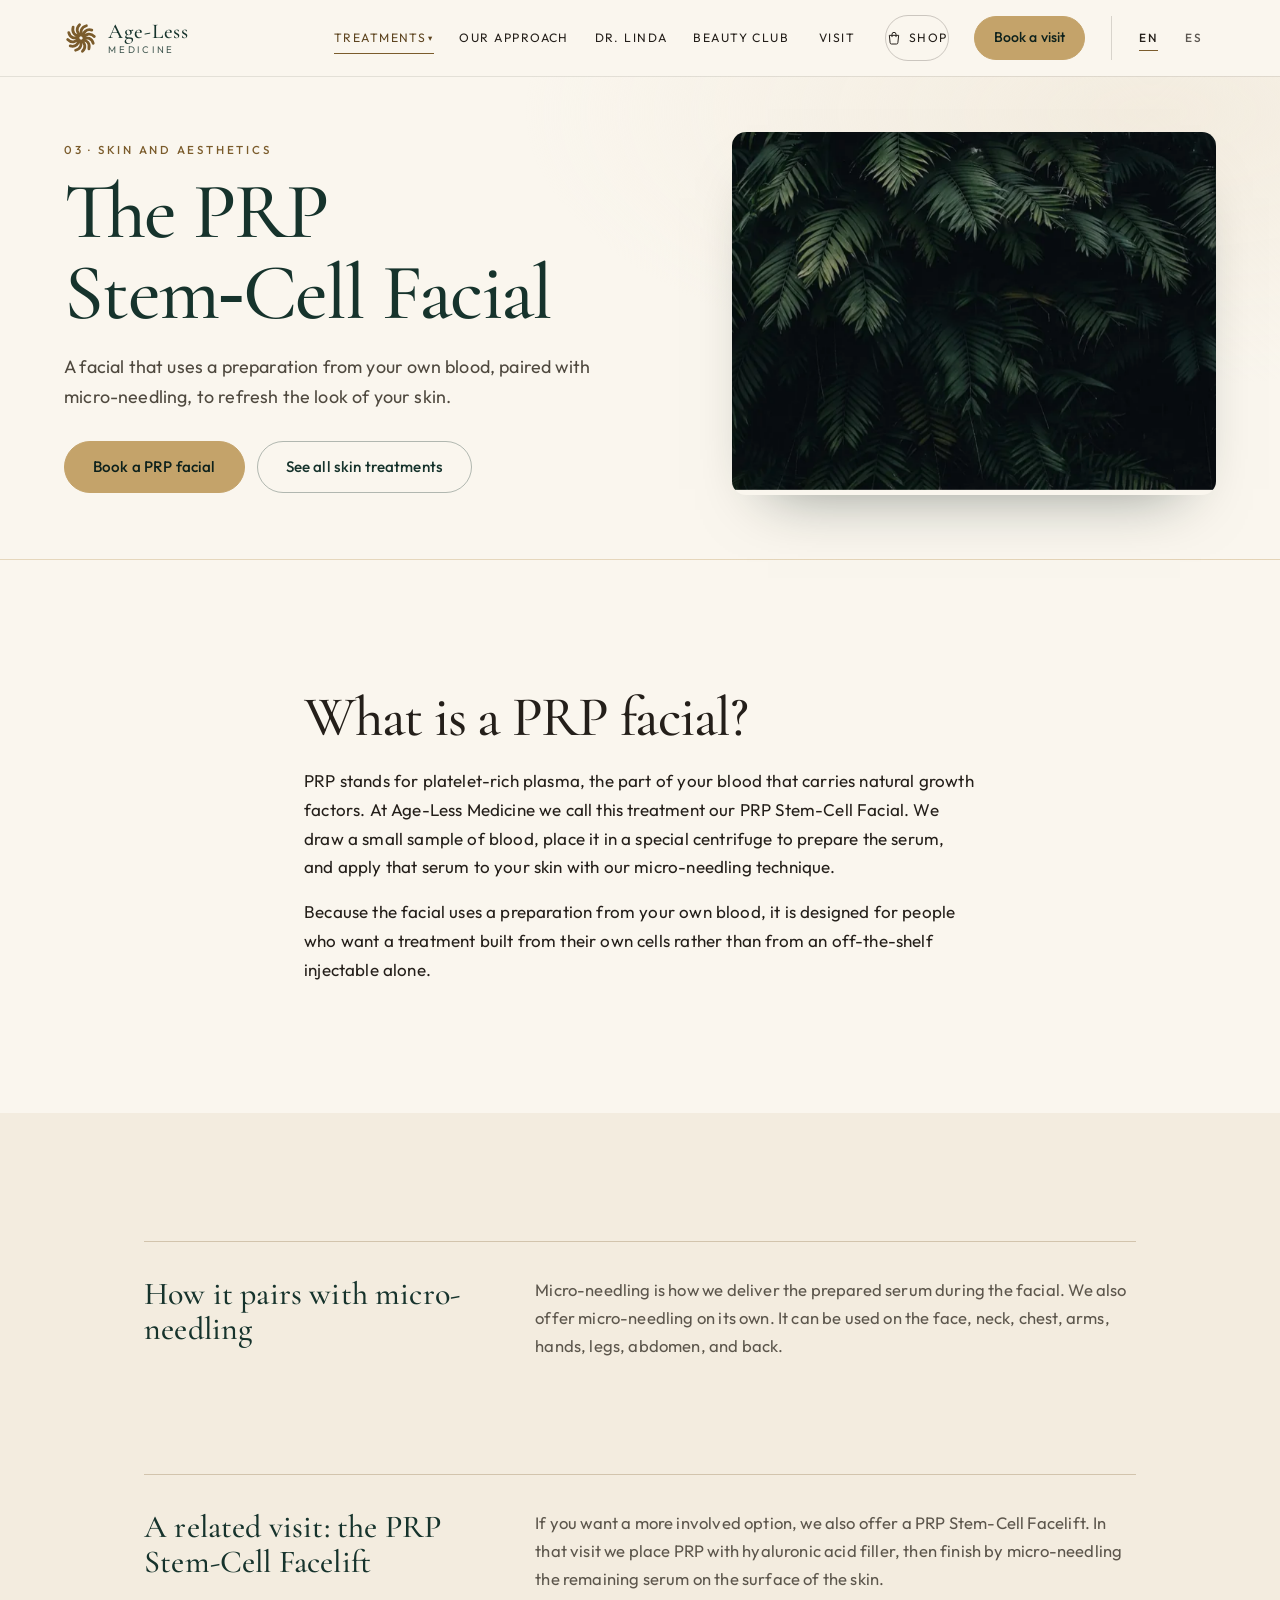
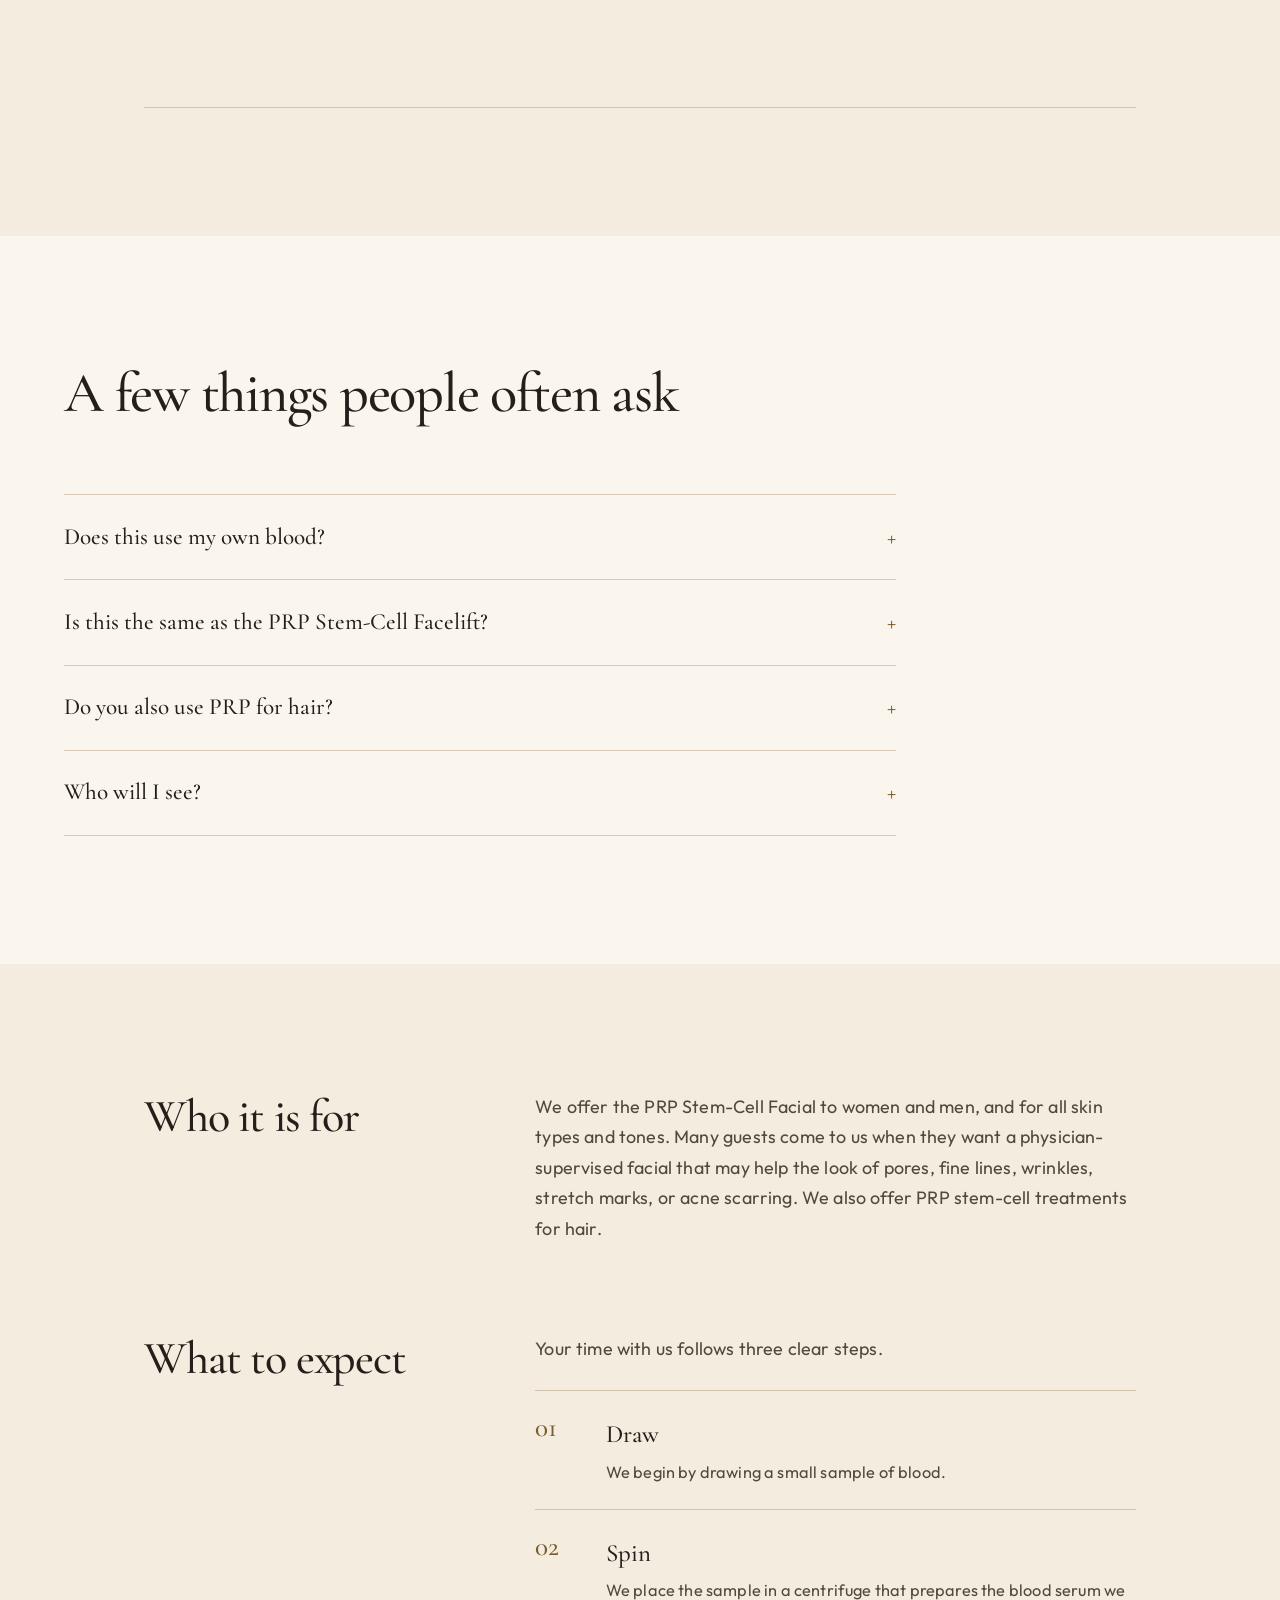
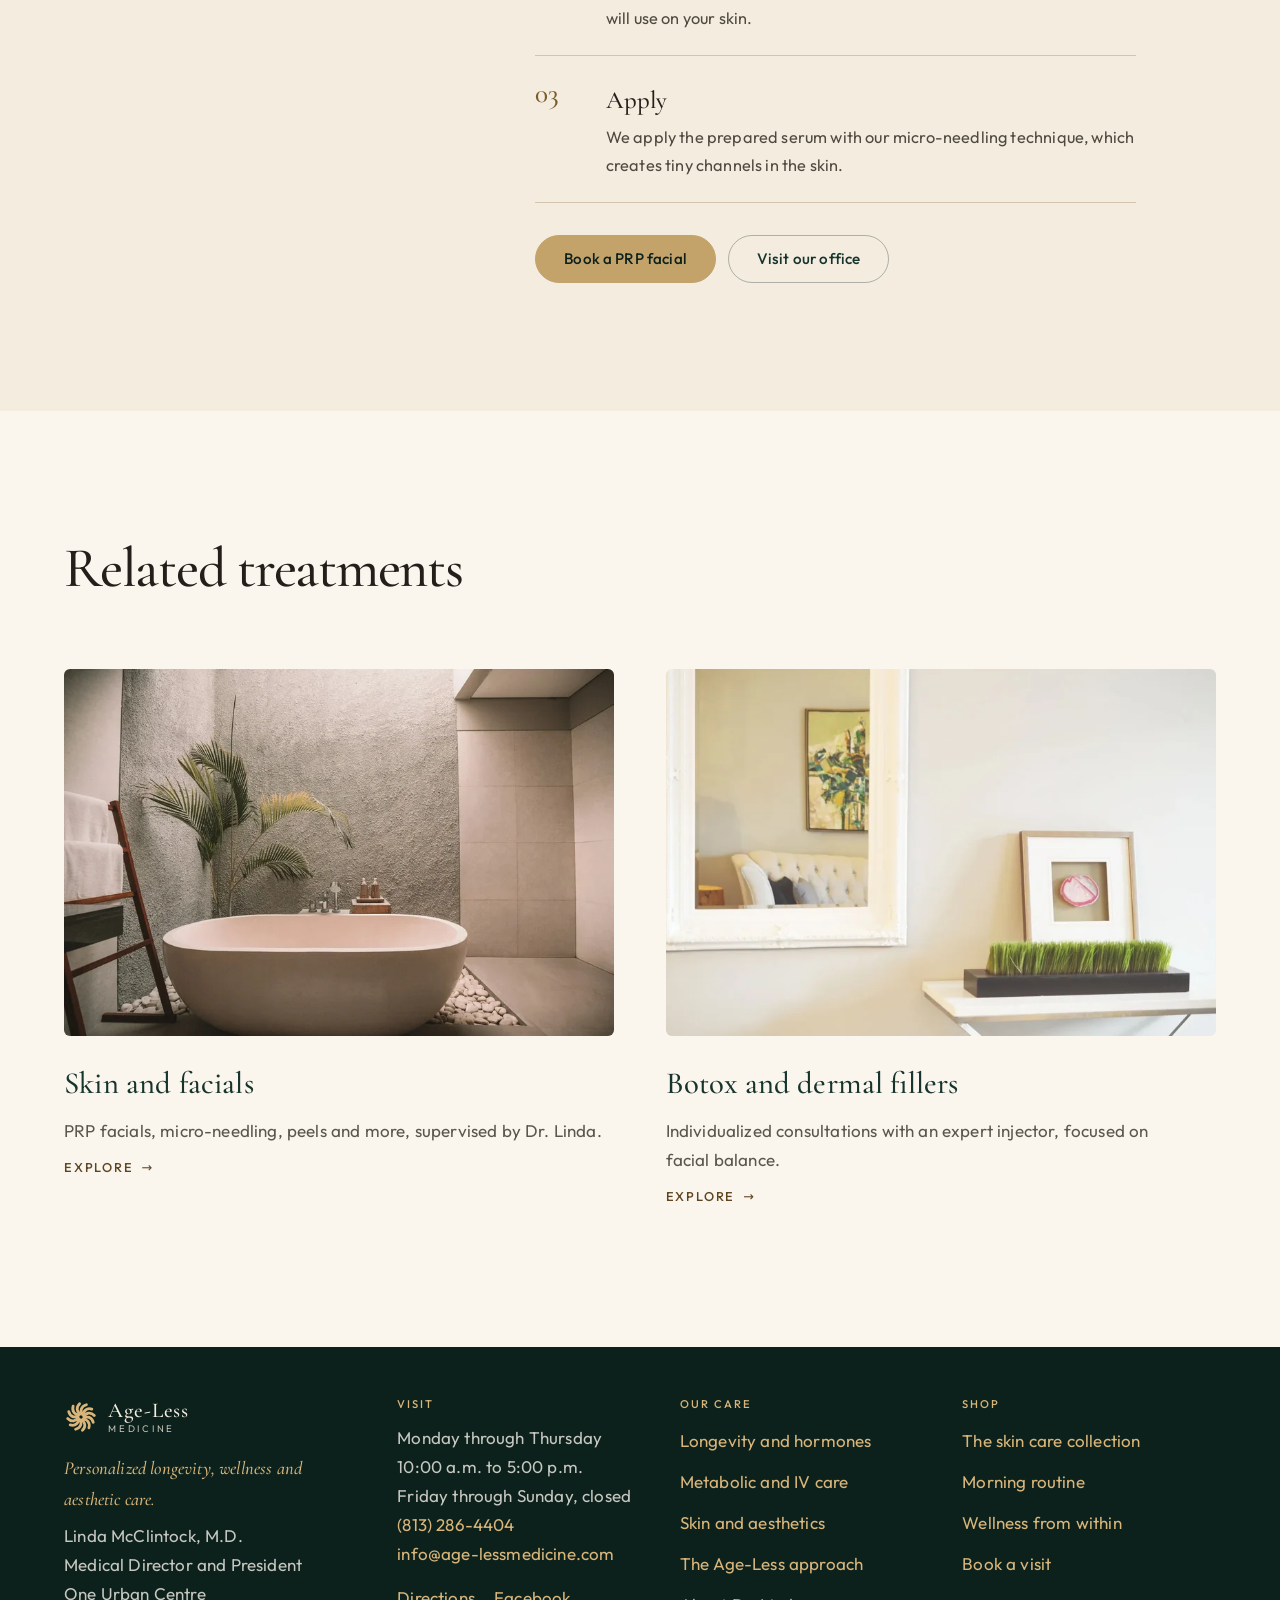
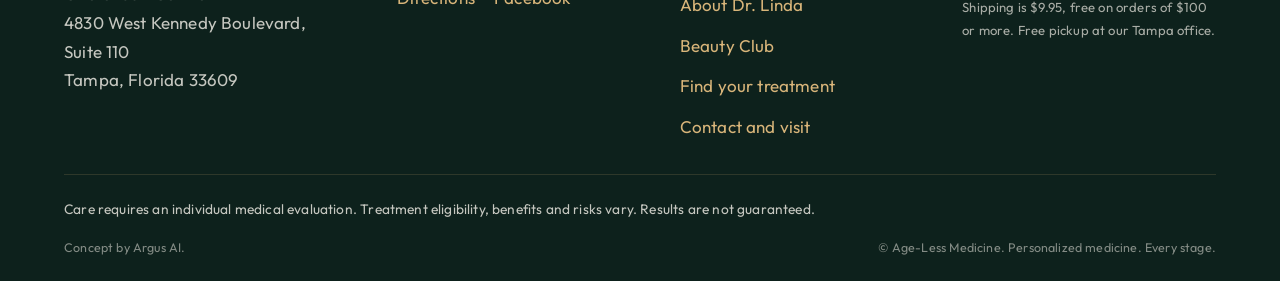
<file: prp.html>
<!DOCTYPE html>
<html lang="en">
<head>
  <meta charset="utf-8">
  <meta name="viewport" content="width=device-width, initial-scale=1, viewport-fit=cover">
  <meta name="robots" content="noindex, nofollow">
  <meta name="view-transition" content="same-origin">
  <title>PRP Stem-Cell Facial | Age-Less Medicine</title>
  <style>html,body{background:#faf6ee}</style>
  <meta name="description" content="Learn how a PRP Stem-Cell Facial works at Age-Less Medicine in Tampa: a preparation from your own blood, applied to the skin with micro-needling.">
  <link rel="icon" href="favicon.svg" type="image/svg+xml">
  <link rel="icon" href="images/brand/favicon-32.png" type="image/png" sizes="32x32">
  <link rel="apple-touch-icon" href="images/brand/apple-touch-icon.png">
  <meta name="theme-color" content="#16332c">
  <meta property="og:type" content="website">
  <meta property="og:site_name" content="Age-Less Medicine">
  <meta property="og:title" content="PRP Stem-Cell Facial | Age-Less Medicine">
  <meta property="og:description" content="Learn how a PRP Stem-Cell Facial works at Age-Less Medicine in Tampa: a preparation from your own blood, applied to the skin with micro-needling.">
  <meta property="og:url" content="https://botgob.github.io/ageless-demo-concept/prp.html">
  <meta property="og:image" content="https://botgob.github.io/ageless-demo-concept/images/og/og-clinic.jpg">
  <meta property="og:image:width" content="1200">
  <meta property="og:image:height" content="630">
  <meta property="og:image:alt" content="Age-Less Medicine. Live well. Age beautifully.">
  <meta name="twitter:card" content="summary_large_image">
  <meta name="twitter:title" content="PRP Stem-Cell Facial | Age-Less Medicine">
  <meta name="twitter:description" content="Learn how a PRP Stem-Cell Facial works at Age-Less Medicine in Tampa: a preparation from your own blood, applied to the skin with micro-needling.">
  <meta name="twitter:image" content="https://botgob.github.io/ageless-demo-concept/images/og/og-clinic.jpg">
  <link rel="preload" href="site/assets/fonts/CormorantGaramond-500.woff2" as="font" type="font/woff2" crossorigin>
  <link rel="preload" href="site/assets/fonts/CormorantGaramond-500i.woff2" as="font" type="font/woff2" crossorigin>
  <link rel="preload" href="site/assets/fonts/Outfit-400.woff2" as="font" type="font/woff2" crossorigin>
  <link rel="stylesheet" href="css/fonts.css?v=20261122-up2">
  <link rel="stylesheet" href="css/styles.css?v=20261122-up2">
  <link rel="stylesheet" href="css/clinic.css?v=20261122-up2">
  <link rel="stylesheet" href="css/premium.css?v=20261122-up2">
  <link rel="stylesheet" href="css/upscale.css?v=20261122-up2">
  <link rel="preload" as="image" type="image/webp" href="images/stock/palms-800.webp" imagesrcset="images/stock/palms-800.webp 800w, images/stock/palms-1200.webp 1200w, images/stock/palms.webp 1800w" imagesizes="(max-width: 1080px) 92vw, 560px">
  <noscript><style>[data-reveal]{opacity:1;transform:none}</style></noscript>
  <script>(function(){var l=new URLSearchParams(location.search).get("lang");try{l=l||localStorage.getItem("al-lang")}catch(e){}if(l==="es"){document.documentElement.classList.add("lang-pending");setTimeout(function(){document.documentElement.classList.remove("lang-pending")},1500)}})();</script>
</head>
<body class="clinic page-prp page-up">
  <a class="skip" href="#main">Skip to content</a>
  <header class="site-header is-solid">
    <div class="header-inner">
      <a class="brand" href="index.html" aria-label="Age-Less Medicine home">
        <svg class="brand-mark brand-swirl" viewBox="0 0 48 48" aria-hidden="true"><g transform="translate(48 0) scale(-1 1)" fill="none" stroke="currentColor" stroke-width="3.9" stroke-linecap="round"><path d="M24 19.8 C 30 17.5, 31.5 10.5, 26 5.2" transform="rotate(0 24 24)"/><path d="M24 19.8 C 30 17.5, 31.5 10.5, 26 5.2" transform="rotate(30 24 24)"/><path d="M24 19.8 C 30 17.5, 31.5 10.5, 26 5.2" transform="rotate(60 24 24)"/><path d="M24 19.8 C 30 17.5, 31.5 10.5, 26 5.2" transform="rotate(90 24 24)"/><path d="M24 19.8 C 30 17.5, 31.5 10.5, 26 5.2" transform="rotate(120 24 24)"/><path d="M24 19.8 C 30 17.5, 31.5 10.5, 26 5.2" transform="rotate(150 24 24)"/><path d="M24 19.8 C 30 17.5, 31.5 10.5, 26 5.2" transform="rotate(180 24 24)"/><path d="M24 19.8 C 30 17.5, 31.5 10.5, 26 5.2" transform="rotate(210 24 24)"/><path d="M24 19.8 C 30 17.5, 31.5 10.5, 26 5.2" transform="rotate(240 24 24)"/><path d="M24 19.8 C 30 17.5, 31.5 10.5, 26 5.2" transform="rotate(270 24 24)"/><path d="M24 19.8 C 30 17.5, 31.5 10.5, 26 5.2" transform="rotate(300 24 24)"/><path d="M24 19.8 C 30 17.5, 31.5 10.5, 26 5.2" transform="rotate(330 24 24)"/></g></svg>
        <span class="brand-text">
          <span class="brand-name">Age-Less</span>
          <span class="brand-sub">Medicine</span>
        </span>
      </a>
      <nav class="nav" id="site-nav" aria-label="Primary">
        <div class="has-sub">
          <button class="nav-label" type="button" aria-expanded="false" aria-controls="treat-menu" aria-current="true">Treatments</button>
          <div class="subnav mega" id="treat-menu">
            <div class="mega-col">
              <a class="mega-head" href="longevity.html"><span class="mega-n">01</span><span>Longevity and hormones</span></a>
              <p class="mega-tag">A foundation for wellness.</p>
              <ul>
                <li><a href="longevity.html#assessments">Longevity and wellness assessments</a></li>
                <li><a href="hormones.html">Hormone optimization</a></li>
                <li><a href="longevity.html#peptides">Peptide expertise</a></li>
              </ul>
            </div>
            <div class="mega-col">
              <a class="mega-head" href="metabolic.html"><span class="mega-n">02</span><span>Metabolic and IV care</span></a>
              <p class="mega-tag">Support your health goals.</p>
              <ul>
                <li><a href="weight-loss.html">Micro-dose GLP-1 weight loss</a></li>
                <li><a href="metabolic.html#iv">Customized IV therapies</a></li>
              </ul>
            </div>
            <div class="mega-col">
              <a class="mega-head" href="aesthetics.html"><span class="mega-n">03</span><span>Skin and aesthetics</span></a>
              <p class="mega-tag">Your beauty. Your way.</p>
              <ul>
                <li><a href="injectables.html">Botox and dermal fillers</a></li>
                <li><a href="skin.html">Skin and facials</a></li>
                <li><a href="prp.html" aria-current="page">PRP Stem-Cell Facial</a></li>
                <li><a href="aesthetics.html#supplements">Age-Less vitamins and supplements</a></li>
                <li><a href="site/index.html#shop">Age-Less skin care</a></li>
              </ul>
            </div>
            <div class="mega-foot">
              <a href="index.html#approach">The Age-Less approach</a>
              <a href="index.html#find-treatment" data-open-quiz>Not sure where to start? Find your treatment</a>
            </div>
          </div>
        </div>
        <a href="index.html#approach">Our approach</a>
        <a href="about.html">Dr. Linda</a>
        <a href="beauty-club.html">Beauty Club</a>
        <a href="contact.html">Visit</a>
        <a class="cross-link nav-shop" href="site/index.html"><svg viewBox="0 0 24 24" aria-hidden="true"><path d="M5 8h14l-1.2 11.2a2 2 0 0 1-2 1.8H8.2a2 2 0 0 1-2-1.8L5 8Z" fill="none" stroke="currentColor" stroke-width="1.5"/><path d="M9 10V6.5a3 3 0 0 1 6 0V10" fill="none" stroke="currentColor" stroke-width="1.5" stroke-linecap="round"/></svg><span>Shop</span></a>
        <a class="btn btn--gold nav-book" href="#book" data-open-booking>Book a visit</a>
      </nav>
      <div class="header-tools">
        <a class="cross-link cross-link--bar" href="site/index.html"><svg viewBox="0 0 24 24" aria-hidden="true"><path d="M5 8h14l-1.2 11.2a2 2 0 0 1-2 1.8H8.2a2 2 0 0 1-2-1.8L5 8Z" fill="none" stroke="currentColor" stroke-width="1.5"/><path d="M9 10V6.5a3 3 0 0 1 6 0V10" fill="none" stroke="currentColor" stroke-width="1.5" stroke-linecap="round"/></svg><span>Shop</span></a>
        <div class="lang-switch" role="group" aria-label="Language">
          <button type="button" data-lang="en" aria-pressed="true">EN</button>
          <button type="button" data-lang="es" aria-pressed="false">ES</button>
        </div>
        <button class="nav-toggle" type="button" aria-expanded="false" aria-controls="site-nav" aria-label="Open menu"><span></span></button>
      </div>
    </div>
  </header>
  <div class="voice-pop" id="voice-pop" role="status" aria-live="polite" hidden>
    <div class="wave" aria-hidden="true"><i></i><i></i><i></i><i></i><i></i><i></i><i></i><i></i><i></i><i></i><i></i><i></i></div>
    <p>Her welcome, in her own voice, is coming soon.</p>
  </div>
  <main id="main">
    <section class="p-hero">
      <div class="wrap p-hero-grid">
        <div class="p-hero-copy">
          <p class="eyebrow">03 · Skin and aesthetics</p>
          <h1 class="display">The PRP Stem&#8209;Cell&nbsp;Facial</h1>
          <p class="lede">A facial that uses a preparation from your own blood, paired with micro-needling, to refresh the look of your skin.</p>
          <div class="btn-row">
            <a class="btn btn--gold" href="#book" data-open-booking data-treatment="PRP Stem-Cell Facial">Book a PRP facial</a>
            <a class="btn btn--line" href="skin.html">See all skin treatments</a>
          </div>
        </div>
        <figure class="p-hero-media"><picture><source type="image/webp" srcset="images/stock/palms-800.webp 800w, images/stock/palms-1200.webp 1200w, images/stock/palms.webp 1800w" sizes="(max-width: 1080px) 92vw, 560px"><img src="images/stock/palms.jpg" srcset="images/stock/palms-800.jpg 800w, images/stock/palms-1200.jpg 1200w, images/stock/palms.jpg 1800w" sizes="(max-width: 1080px) 92vw, 560px" alt="" width="1800" height="1200" fetchpriority="high" decoding="sync"></picture></figure>
      </div>
    </section>
    <section class="section">
      <div class="wrap prose" data-reveal>
        <h2 class="display">What is a PRP&nbsp;facial?</h2>
        <hr class="gold-rule">
        <p>PRP stands for platelet-rich plasma, the part of your blood that carries natural growth factors. At Age-Less Medicine we call this treatment our PRP Stem-Cell Facial. We draw a small sample of blood, place it in a special centrifuge to prepare the serum, and apply that serum to your skin with our micro-needling technique.</p>
        <p>Because the facial uses a preparation from your own blood, it is designed for people who want a treatment built from their own cells rather than from an off-the-shelf injectable alone.</p>
      </div>
    </section>
    <section class="section section--ivory">
      <div class="wrap detail-grid detail-list">
        <article class="detail" data-reveal>
          <h3>How it pairs with micro-needling</h3>
          <p>Micro-needling is how we deliver the prepared serum during the facial. We also offer micro-needling on its own. It can be used on the face, neck, chest, arms, hands, legs, abdomen, and back.</p>
        </article>
        <article class="detail" data-reveal>
          <h3>A related visit: the PRP Stem-Cell Facelift</h3>
          <p>If you want a more involved option, we also offer a PRP Stem-Cell Facelift. In that visit we place PRP with hyaluronic acid filler, then finish by micro-needling the remaining serum on the surface of the skin.</p>
        </article>
      </div>
    </section>
    <section class="section">
      <div class="wrap" data-reveal>
        <div class="section-head">
          <h2 class="display">A few things people often&nbsp;ask</h2>
          <hr class="gold-rule">
        </div>
        <div class="faq">
          <div class="faq-item">
            <button type="button" aria-expanded="false">Does this use my own blood? <span>+</span></button>
            <div class="faq-a">Yes. We draw a small sample, prepare the serum in a centrifuge, and apply that preparation to your skin.</div>
          </div>
          <div class="faq-item">
            <button type="button" aria-expanded="false">Is this the same as the PRP Stem-Cell Facelift? <span>+</span></button>
            <div class="faq-a">No. The facial applies the prepared serum with micro-needling. The facelift adds an injectable step with hyaluronic acid filler, then finishes with micro-needling.</div>
          </div>
          <div class="faq-item">
            <button type="button" aria-expanded="false">Do you also use PRP for hair? <span>+</span></button>
            <div class="faq-a">Yes. Dr. Linda also offers PRP stem-cell treatments for hair. We can talk through that option when you visit.</div>
          </div>
          <div class="faq-item">
            <button type="button" aria-expanded="false">Who will I see? <span>+</span></button>
            <div class="faq-a">Dr. Linda oversees and medically supervises the aestheticians who practice micro-needling and PRP applications.</div>
          </div>
        </div>
      </div>
    </section>
    <section class="section section--ivory up-rows-section">
      <div class="wrap up-rows">
        <div class="up-row" data-reveal>
          <h2 class="display">Who it is&nbsp;for</h2>
          <div class="up-row-body">
            <p>We offer the PRP Stem-Cell Facial to women and men, and for all skin types and tones. Many guests come to us when they want a physician-supervised facial that may help the look of pores, fine lines, wrinkles, stretch marks, or acne scarring. We also offer PRP stem-cell treatments for hair.</p>
          </div>
        </div>
        <div class="up-row" data-reveal>
          <h2 class="display">What to&nbsp;expect</h2>
          <div class="up-row-body">
            <p>Your time with us follows three clear steps.</p>
        <div class="steps steps-list">
          <article class="step-card" data-reveal>
            <p class="n">01</p>
            <h3>Draw</h3>
            <p>We begin by drawing a small sample of blood.</p>
          </article>
          <article class="step-card" data-reveal>
            <p class="n">02</p>
            <h3>Spin</h3>
            <p>We place the sample in a centrifuge that prepares the blood serum we will use on your skin.</p>
          </article>
          <article class="step-card" data-reveal>
            <p class="n">03</p>
            <h3>Apply</h3>
            <p>We apply the prepared serum with our micro-needling technique, which creates tiny channels in the skin.</p>
          </article>
        </div>
                <div class="btn-row" style="margin-top:2rem">
          <a class="btn btn--gold" href="#book" data-open-booking data-treatment="PRP Stem-Cell Facial">Book a PRP facial</a>
          <a class="btn btn--line" href="contact.html">Visit our office</a>
        </div>
          </div>
        </div>
      </div>
    </section>
    <section class="section related">
      <div class="wrap">
        <div class="section-head" data-reveal>
          <h2 class="display">Related treatments</h2>
        </div>
        <div class="related-grid">
          <a class="related-card" href="skin.html" data-reveal>
            <div class="related-media"><picture><source type="image/webp" srcset="images/stock/hero-spa-800.webp 800w, images/stock/hero-spa-1200.webp 1200w, images/stock/hero-spa.webp 1800w" sizes="(max-width: 700px) 92vw, (max-width: 1080px) 48vw, 620px"><img src="images/stock/hero-spa.jpg" srcset="images/stock/hero-spa-800.jpg 800w, images/stock/hero-spa-1200.jpg 1200w, images/stock/hero-spa.jpg 1800w" sizes="(max-width: 700px) 92vw, (max-width: 1080px) 48vw, 620px" alt="" width="1800" height="1200" loading="lazy" decoding="async"></picture></div>
            <div class="related-body">
              <h3>Skin and facials</h3>
              <p>PRP facials, micro-needling, peels and more, supervised by Dr. Linda.</p>
              <span class="more-link">Explore</span>
            </div>
          </a>
          <a class="related-card" href="injectables.html" data-reveal>
            <div class="related-media"><picture><source type="image/webp" srcset="images/stock/hallway-800.webp 800w, images/stock/hallway-1200.webp 1200w, images/stock/hallway.webp 1600w" sizes="(max-width: 700px) 92vw, (max-width: 1080px) 48vw, 620px"><img src="images/stock/hallway.jpg" srcset="images/stock/hallway-800.jpg 800w, images/stock/hallway-1200.jpg 1200w, images/stock/hallway.jpg 1600w" sizes="(max-width: 700px) 92vw, (max-width: 1080px) 48vw, 620px" alt="" width="1600" height="1048" loading="lazy" decoding="async"></picture></div>
            <div class="related-body">
              <h3>Botox and dermal fillers</h3>
              <p>Individualized consultations with an expert injector, focused on facial balance.</p>
              <span class="more-link">Explore</span>
            </div>
          </a>
        </div>
      </div>
    </section>


  </main>
  <footer class="site-footer">
    <div class="wrap footer-grid">
      <div class="footer-brand">
        <a class="brand" href="index.html" aria-label="Age-Less Medicine home">
          <svg class="brand-mark brand-swirl" viewBox="0 0 48 48" aria-hidden="true"><g transform="translate(48 0) scale(-1 1)" fill="none" stroke="currentColor" stroke-width="3.9" stroke-linecap="round"><path d="M24 19.8 C 30 17.5, 31.5 10.5, 26 5.2" transform="rotate(0 24 24)"/><path d="M24 19.8 C 30 17.5, 31.5 10.5, 26 5.2" transform="rotate(30 24 24)"/><path d="M24 19.8 C 30 17.5, 31.5 10.5, 26 5.2" transform="rotate(60 24 24)"/><path d="M24 19.8 C 30 17.5, 31.5 10.5, 26 5.2" transform="rotate(90 24 24)"/><path d="M24 19.8 C 30 17.5, 31.5 10.5, 26 5.2" transform="rotate(120 24 24)"/><path d="M24 19.8 C 30 17.5, 31.5 10.5, 26 5.2" transform="rotate(150 24 24)"/><path d="M24 19.8 C 30 17.5, 31.5 10.5, 26 5.2" transform="rotate(180 24 24)"/><path d="M24 19.8 C 30 17.5, 31.5 10.5, 26 5.2" transform="rotate(210 24 24)"/><path d="M24 19.8 C 30 17.5, 31.5 10.5, 26 5.2" transform="rotate(240 24 24)"/><path d="M24 19.8 C 30 17.5, 31.5 10.5, 26 5.2" transform="rotate(270 24 24)"/><path d="M24 19.8 C 30 17.5, 31.5 10.5, 26 5.2" transform="rotate(300 24 24)"/><path d="M24 19.8 C 30 17.5, 31.5 10.5, 26 5.2" transform="rotate(330 24 24)"/></g></svg>
          <span class="brand-text"><span class="brand-name">Age-Less</span><span class="brand-sub">Medicine</span></span>
        </a>
        <p class="footer-tag">Personalized longevity, wellness and aesthetic care.</p>
        <p>Linda McClintock, M.D.<br>Medical Director and President</p>
        <p>One Urban Centre<br>4830 West Kennedy Boulevard, Suite 110<br>Tampa, Florida 33609</p>
      </div>
      <div>
        <h2>Visit</h2>
        <p>Monday through Thursday<br>10:00 a.m. to 5:00 p.m.<br>Friday through Sunday, closed</p>
        <p><a href="tel:+18132864404">(813) 286-4404</a><br>
        <a href="mailto:info@age-lessmedicine.com">info@age-lessmedicine.com</a></p>
        <ul class="footer-list footer-list--inline">
          <li><a href="https://maps.google.com/?q=4830+West+Kennedy+Boulevard+Suite+110+Tampa+FL+33609" rel="noopener noreferrer" target="_blank">Directions</a></li>
          <li><a href="https://www.facebook.com/296291637095921" rel="noopener noreferrer" target="_blank">Facebook</a></li>
        </ul>
      </div>
      <div>
        <h2>Our care</h2>
        <ul class="footer-list">
          <li><a href="longevity.html">Longevity and hormones</a></li>
          <li><a href="metabolic.html">Metabolic and IV care</a></li>
          <li><a href="aesthetics.html">Skin and aesthetics</a></li>
          <li><a href="index.html#approach">The Age-Less approach</a></li>
          <li><a href="about.html">About Dr. Linda</a></li>
          <li><a href="beauty-club.html">Beauty Club</a></li>
          <li><a href="index.html#find-treatment" data-open-quiz>Find your treatment</a></li>
          <li><a href="contact.html">Contact and visit</a></li>
        </ul>
      </div>
      <div>
        <h2>Shop</h2>
        <ul class="footer-list">
          <li><a href="site/index.html#shop">The skin care collection</a></li>
          <li><a href="site/index.html#routine">Morning routine</a></li>
          <li><a href="site/index.html?goal=inside#shop">Wellness from within</a></li>
          <li><a href="#book" data-open-booking>Book a visit</a></li>
        </ul>
        <p class="footer-ship">Shipping is $9.95, free on orders of $100 or more. Free pickup at our Tampa office.</p>
      </div>
    </div>
    <div class="wrap footer-disclaimer">
      <p>Care requires an individual medical evaluation. Treatment eligibility, benefits and risks vary. Results are not guaranteed.</p>
    </div>
    <div class="wrap legal">
      <p>Concept by Argus AI.</p>
      <p>&copy; Age-Less Medicine. Personalized medicine. Every stage.</p>
    </div>
  </footer>
  <div class="book-bar" role="region" aria-label="Quick booking">
    <a class="btn btn--ghost" href="tel:+18132864404">Call</a>
    <a class="btn btn--gold" href="#book" data-open-booking>Book a visit</a>
  </div>
  <div class="modal" id="book" aria-hidden="true" role="dialog" aria-labelledby="book-title">
    <div class="modal-backdrop" data-close-booking></div>
    <div class="modal-card">
      <button class="modal-close" type="button" data-close-booking aria-label="Close booking form">&times;</button>
      <form id="booking-form">
        <p class="eyebrow">Request a visit</p>
        <h2 class="display" id="book-title">When would you like to come&nbsp;in?</h2>
        <hr class="gold-rule">
        <p class="form-note">Please do not include medical details. This form is only for scheduling.</p>
        <div class="form-scroll">
        <div class="form-grid">
          <label>How can we help?
            <select id="visit-treatment" name="treatment" required>
              <option value="" disabled selected>Select a visit type</option>
            <option value="Consultation">Consultation</option>
            <option value="Longevity and wellness assessment">Longevity and wellness assessment</option>
            <option value="Hormone optimization">Hormone optimization</option>
            <option value="Peptide consultation">Peptide consultation</option>
            <option value="Micro-dose GLP-1 weight loss">Micro-dose GLP-1 weight loss</option>
            <option value="IV therapy">IV therapy</option>
            <option value="Botox and dermal fillers">Botox and dermal fillers</option>
            <option value="Skin and facials">Skin and facials</option>
            <option value="PRP Stem-Cell Facial">PRP Stem-Cell Facial</option>
            <option value="Beauty Club">Beauty Club</option>
            <option value="I am not sure yet">I am not sure yet</option>
            </select>
          </label>
          <label>Preferred day
            <input id="visit-date" name="date" type="date" required>
          </label>
          <label>Preferred time
            <select name="time" required>
              <option value="" disabled selected>Select a time of day</option>
              <option>Morning, 10:00 a.m. to 12:00 p.m.</option>
              <option>Early afternoon, 12:00 p.m. to 3:00 p.m.</option>
              <option>Late afternoon, 3:00 p.m. to 5:00 p.m.</option>
            </select>
          </label>
          <label>Full name
            <input name="name" type="text" autocomplete="name" required>
          </label>
          <label>Phone
            <input name="phone" type="tel" autocomplete="tel" required>
          </label>
          <label>Email
            <input name="email" type="email" autocomplete="email" required>
          </label>
          <label>Are you new to our office?
            <select name="patient" required>
              <option value="" disabled selected>Please choose one</option>
              <option>I am a new patient</option>
              <option>I am a returning patient</option>
            </select>
          </label>
        </div>
        <p class="form-note">We are open Monday through Thursday, 10:00 a.m. to 5:00 p.m.</p>
        <p class="form-error" id="booking-error"></p>
        </div>
        <div class="btn-row modal-actions">
          <button class="btn btn--gold" type="submit">Request this time</button>
          <button class="btn btn--line" type="button" data-close-booking>Cancel</button>
        </div>
      </form>
      <div class="confirm" id="booking-confirm" hidden></div>
    </div>
  </div>
  <div class="modal" id="quiz" aria-hidden="true" role="dialog" aria-labelledby="quiz-title">
    <div class="modal-backdrop" data-close-quiz></div>
    <div class="modal-card quiz-card">
      <button class="modal-close" type="button" data-close-quiz aria-label="Close treatment guide">&times;</button>
      <div id="quiz-app"></div>
    </div>
  </div>
  <script src="js/i18n-es.js?v=20261122-up2" defer></script>
  <script src="js/lang.js?v=20261122-up2" defer></script>
  <script src="js/main.js?v=20261122-up2" defer></script>
  <script src="site/assets/js/premium.js?v=20261122-up2" defer></script>
</body>
</html>
</file>
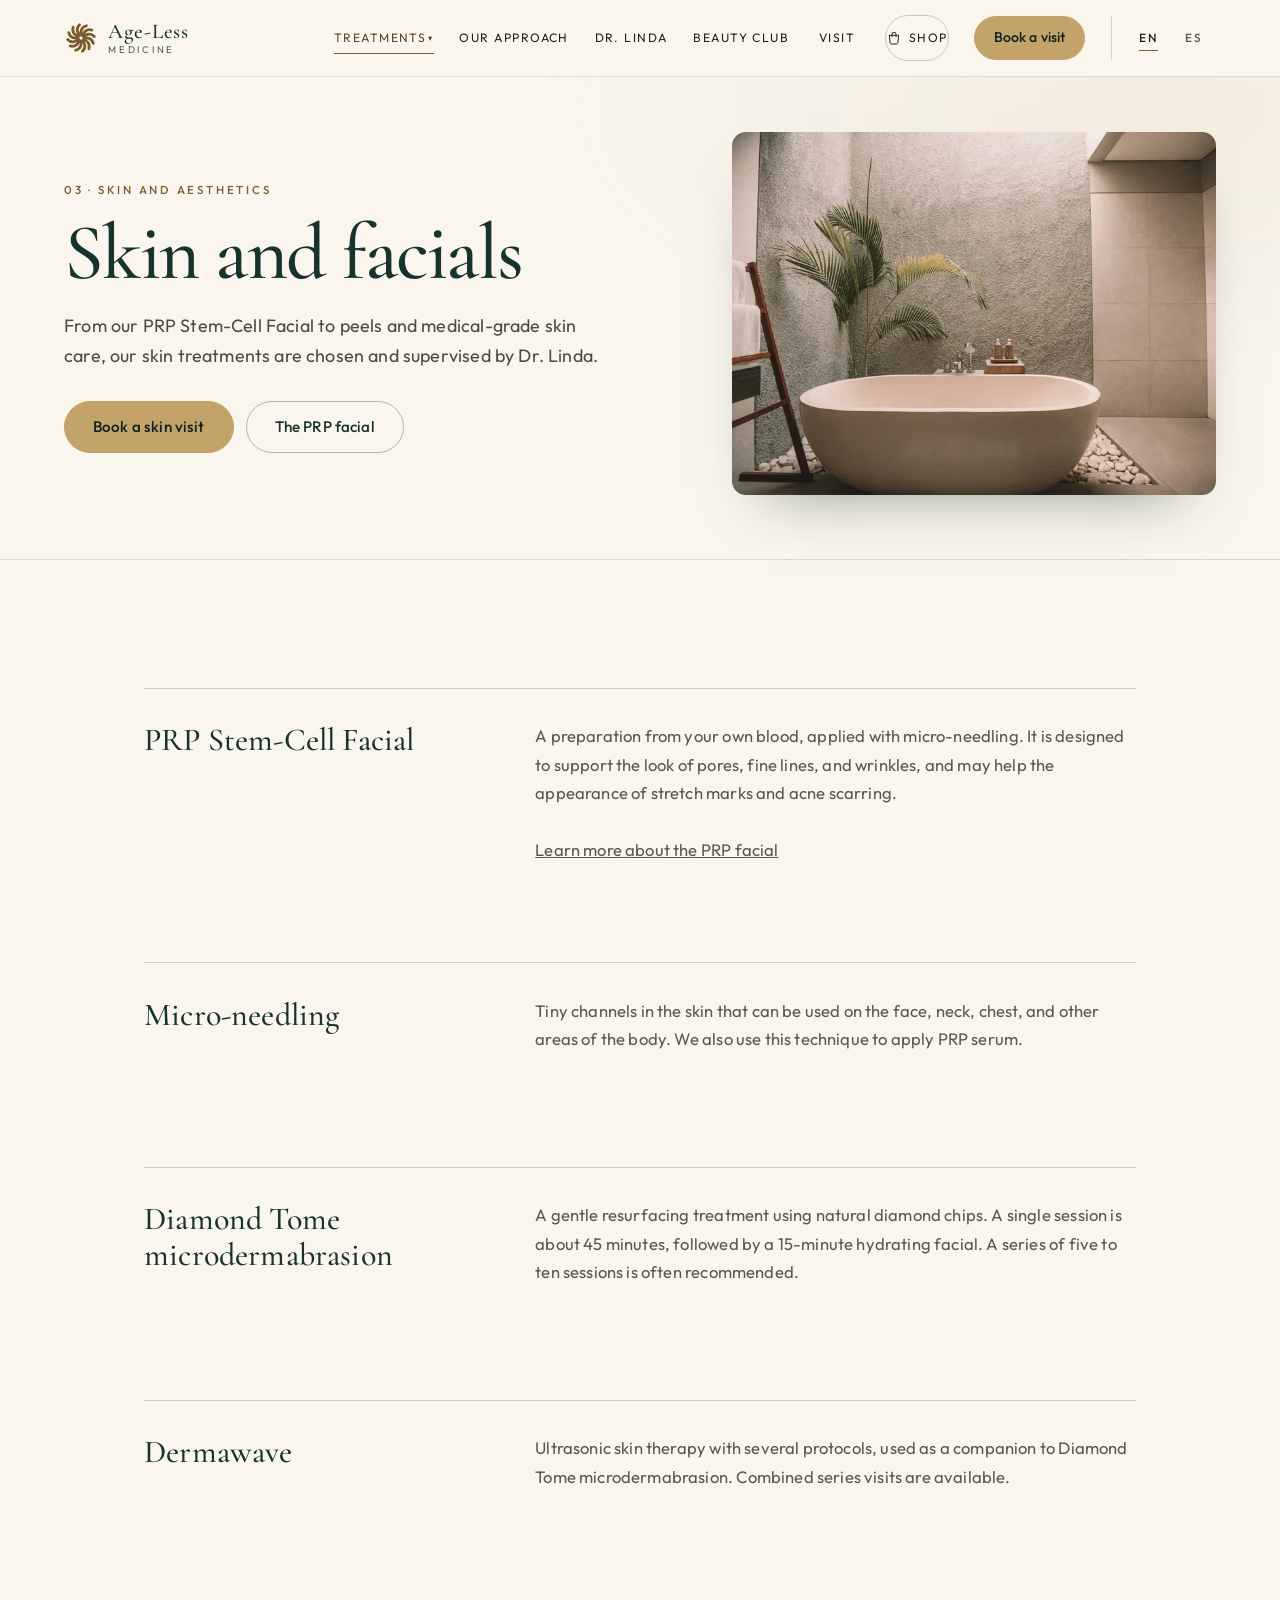
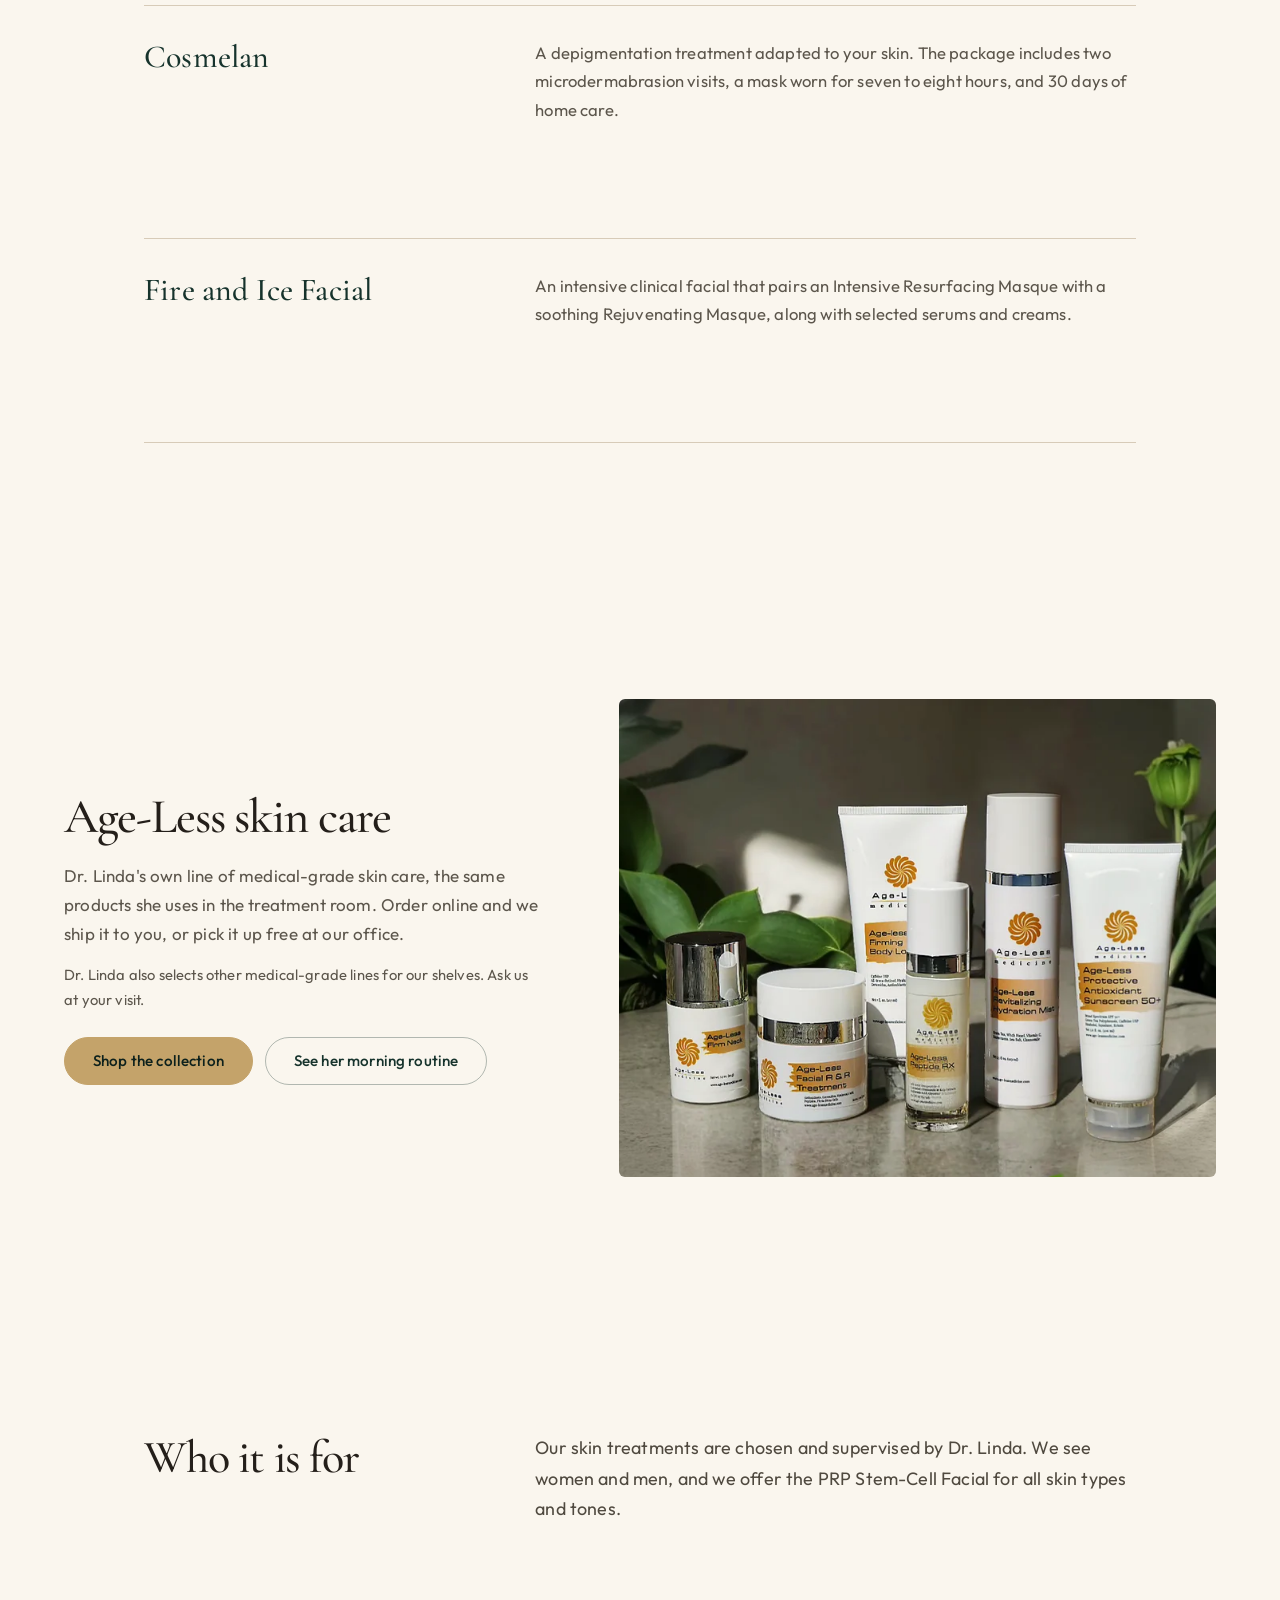
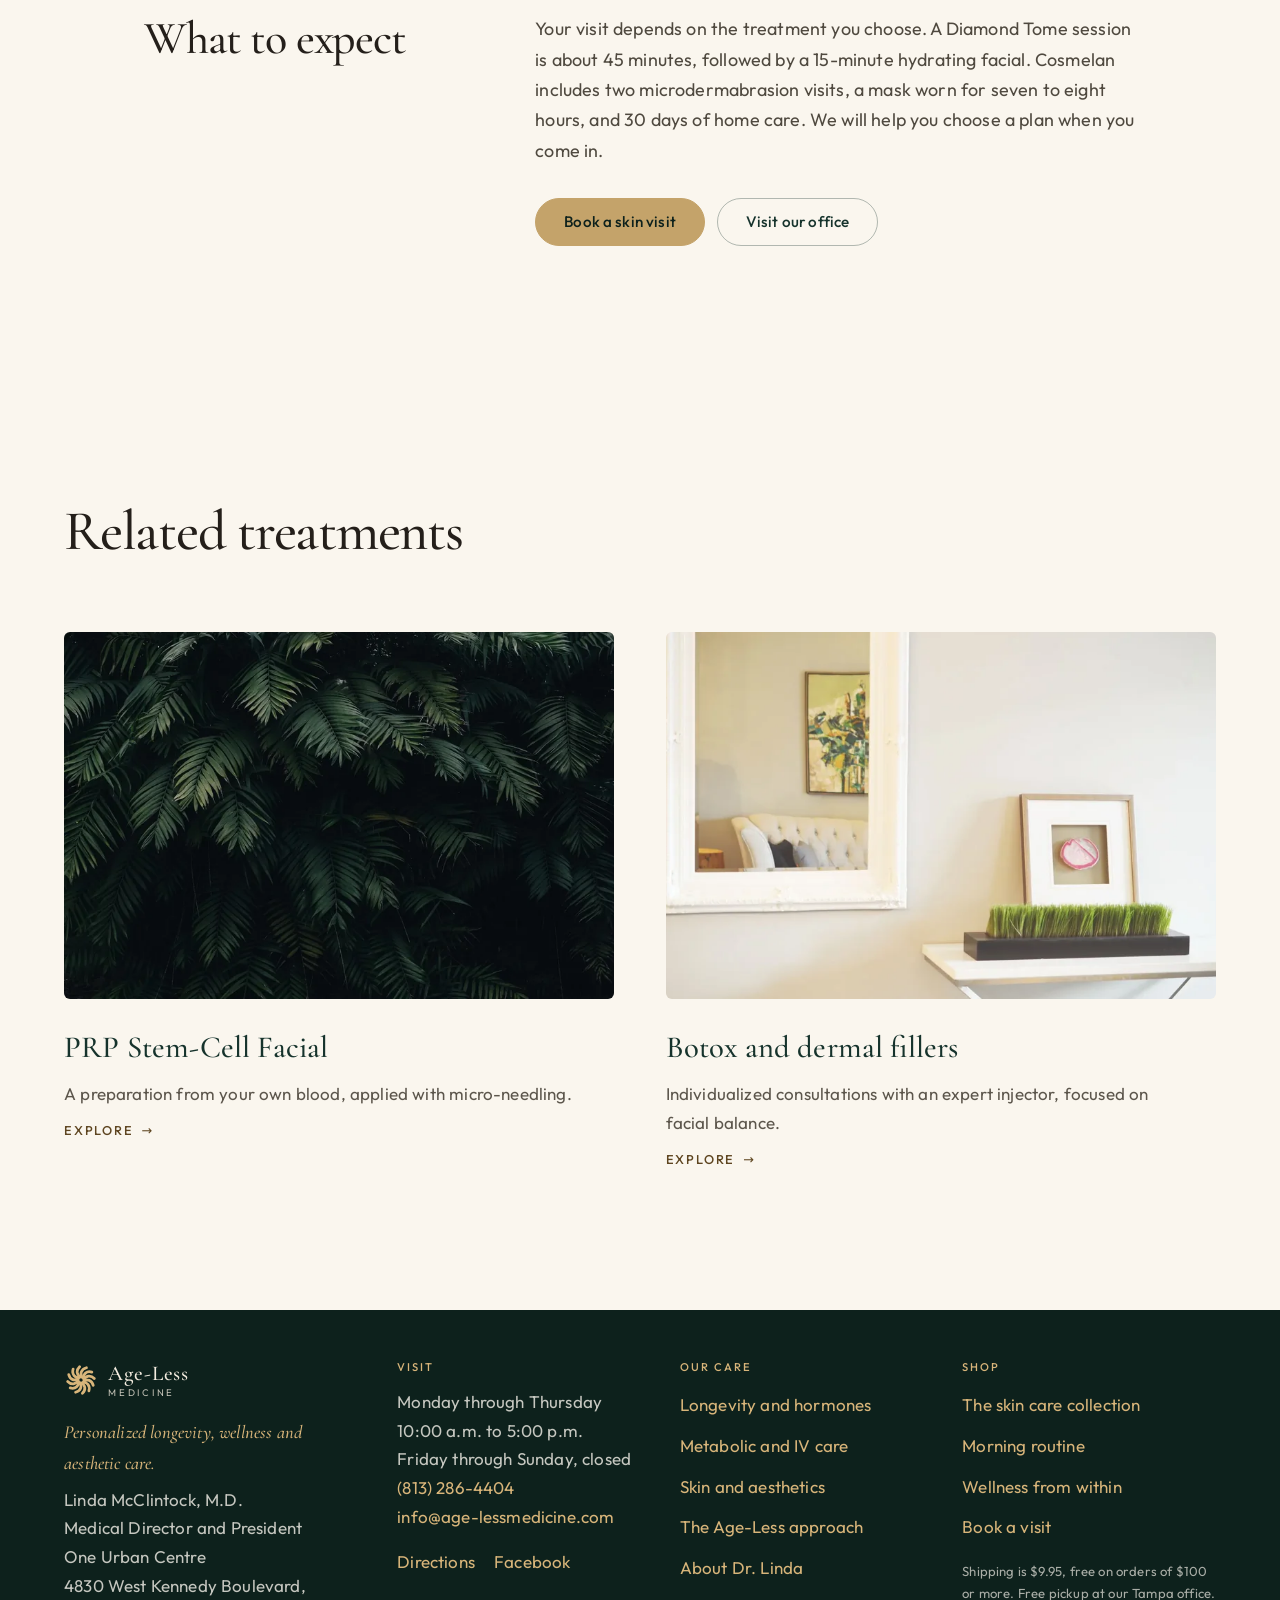
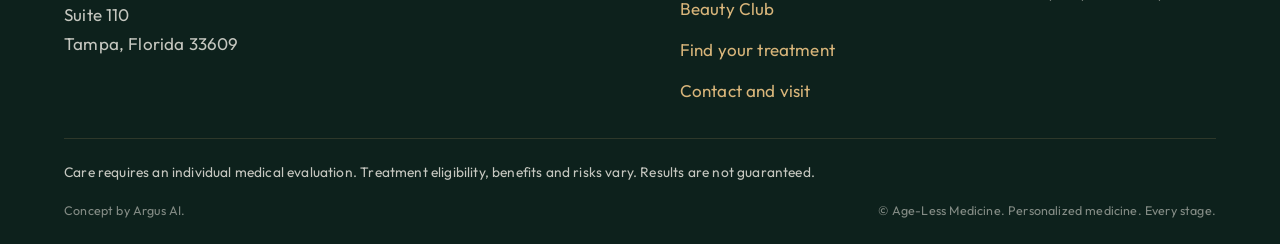
<file: skin.html>
<!DOCTYPE html>
<html lang="en">
<head>
  <meta charset="utf-8">
  <meta name="viewport" content="width=device-width, initial-scale=1, viewport-fit=cover">
  <meta name="robots" content="noindex, nofollow">
  <meta name="view-transition" content="same-origin">
  <title>Skin and Facials | Age-Less Medicine</title>
  <style>html,body{background:#faf6ee}</style>
  <meta name="description" content="PRP facials, micro-needling, Diamond Tome microdermabrasion, Dermawave, Cosmelan, and Fire and Ice facials at Age-Less Medicine in Tampa.">
  <link rel="icon" href="favicon.svg" type="image/svg+xml">
  <link rel="icon" href="images/brand/favicon-32.png" type="image/png" sizes="32x32">
  <link rel="apple-touch-icon" href="images/brand/apple-touch-icon.png">
  <meta name="theme-color" content="#16332c">
  <meta property="og:type" content="website">
  <meta property="og:site_name" content="Age-Less Medicine">
  <meta property="og:title" content="Skin and Facials | Age-Less Medicine">
  <meta property="og:description" content="PRP facials, micro-needling, Diamond Tome microdermabrasion, Dermawave, Cosmelan, and Fire and Ice facials at Age-Less Medicine in Tampa.">
  <meta property="og:url" content="https://botgob.github.io/ageless-demo-concept/skin.html">
  <meta property="og:image" content="https://botgob.github.io/ageless-demo-concept/images/og/og-clinic.jpg">
  <meta property="og:image:width" content="1200">
  <meta property="og:image:height" content="630">
  <meta property="og:image:alt" content="Age-Less Medicine. Live well. Age beautifully.">
  <meta name="twitter:card" content="summary_large_image">
  <meta name="twitter:title" content="Skin and Facials | Age-Less Medicine">
  <meta name="twitter:description" content="PRP facials, micro-needling, Diamond Tome microdermabrasion, Dermawave, Cosmelan, and Fire and Ice facials at Age-Less Medicine in Tampa.">
  <meta name="twitter:image" content="https://botgob.github.io/ageless-demo-concept/images/og/og-clinic.jpg">
  <link rel="preload" href="site/assets/fonts/CormorantGaramond-500.woff2" as="font" type="font/woff2" crossorigin>
  <link rel="preload" href="site/assets/fonts/CormorantGaramond-500i.woff2" as="font" type="font/woff2" crossorigin>
  <link rel="preload" href="site/assets/fonts/Outfit-400.woff2" as="font" type="font/woff2" crossorigin>
  <link rel="stylesheet" href="css/fonts.css?v=20261122-up2">
  <link rel="stylesheet" href="css/styles.css?v=20261122-up2">
  <link rel="stylesheet" href="css/clinic.css?v=20261122-up2">
  <link rel="stylesheet" href="css/premium.css?v=20261122-up2">
  <link rel="stylesheet" href="css/upscale.css?v=20261122-up2">
  <link rel="preload" as="image" type="image/webp" href="images/stock/hero-spa-800.webp" imagesrcset="images/stock/hero-spa-800.webp 800w, images/stock/hero-spa-1200.webp 1200w, images/stock/hero-spa.webp 1800w" imagesizes="(max-width: 1080px) 92vw, 560px">
  <noscript><style>[data-reveal]{opacity:1;transform:none}</style></noscript>
  <script>(function(){var l=new URLSearchParams(location.search).get("lang");try{l=l||localStorage.getItem("al-lang")}catch(e){}if(l==="es"){document.documentElement.classList.add("lang-pending");setTimeout(function(){document.documentElement.classList.remove("lang-pending")},1500)}})();</script>
</head>
<body class="clinic page-skin page-up">
  <a class="skip" href="#main">Skip to content</a>
  <header class="site-header is-solid">
    <div class="header-inner">
      <a class="brand" href="index.html" aria-label="Age-Less Medicine home">
        <svg class="brand-mark brand-swirl" viewBox="0 0 48 48" aria-hidden="true"><g transform="translate(48 0) scale(-1 1)" fill="none" stroke="currentColor" stroke-width="3.9" stroke-linecap="round"><path d="M24 19.8 C 30 17.5, 31.5 10.5, 26 5.2" transform="rotate(0 24 24)"/><path d="M24 19.8 C 30 17.5, 31.5 10.5, 26 5.2" transform="rotate(30 24 24)"/><path d="M24 19.8 C 30 17.5, 31.5 10.5, 26 5.2" transform="rotate(60 24 24)"/><path d="M24 19.8 C 30 17.5, 31.5 10.5, 26 5.2" transform="rotate(90 24 24)"/><path d="M24 19.8 C 30 17.5, 31.5 10.5, 26 5.2" transform="rotate(120 24 24)"/><path d="M24 19.8 C 30 17.5, 31.5 10.5, 26 5.2" transform="rotate(150 24 24)"/><path d="M24 19.8 C 30 17.5, 31.5 10.5, 26 5.2" transform="rotate(180 24 24)"/><path d="M24 19.8 C 30 17.5, 31.5 10.5, 26 5.2" transform="rotate(210 24 24)"/><path d="M24 19.8 C 30 17.5, 31.5 10.5, 26 5.2" transform="rotate(240 24 24)"/><path d="M24 19.8 C 30 17.5, 31.5 10.5, 26 5.2" transform="rotate(270 24 24)"/><path d="M24 19.8 C 30 17.5, 31.5 10.5, 26 5.2" transform="rotate(300 24 24)"/><path d="M24 19.8 C 30 17.5, 31.5 10.5, 26 5.2" transform="rotate(330 24 24)"/></g></svg>
        <span class="brand-text">
          <span class="brand-name">Age-Less</span>
          <span class="brand-sub">Medicine</span>
        </span>
      </a>
      <nav class="nav" id="site-nav" aria-label="Primary">
        <div class="has-sub">
          <button class="nav-label" type="button" aria-expanded="false" aria-controls="treat-menu" aria-current="true">Treatments</button>
          <div class="subnav mega" id="treat-menu">
            <div class="mega-col">
              <a class="mega-head" href="longevity.html"><span class="mega-n">01</span><span>Longevity and hormones</span></a>
              <p class="mega-tag">A foundation for wellness.</p>
              <ul>
                <li><a href="longevity.html#assessments">Longevity and wellness assessments</a></li>
                <li><a href="hormones.html">Hormone optimization</a></li>
                <li><a href="longevity.html#peptides">Peptide expertise</a></li>
              </ul>
            </div>
            <div class="mega-col">
              <a class="mega-head" href="metabolic.html"><span class="mega-n">02</span><span>Metabolic and IV care</span></a>
              <p class="mega-tag">Support your health goals.</p>
              <ul>
                <li><a href="weight-loss.html">Micro-dose GLP-1 weight loss</a></li>
                <li><a href="metabolic.html#iv">Customized IV therapies</a></li>
              </ul>
            </div>
            <div class="mega-col">
              <a class="mega-head" href="aesthetics.html"><span class="mega-n">03</span><span>Skin and aesthetics</span></a>
              <p class="mega-tag">Your beauty. Your way.</p>
              <ul>
                <li><a href="injectables.html">Botox and dermal fillers</a></li>
                <li><a href="skin.html" aria-current="page">Skin and facials</a></li>
                <li><a href="prp.html">PRP Stem-Cell Facial</a></li>
                <li><a href="aesthetics.html#supplements">Age-Less vitamins and supplements</a></li>
                <li><a href="site/index.html#shop">Age-Less skin care</a></li>
              </ul>
            </div>
            <div class="mega-foot">
              <a href="index.html#approach">The Age-Less approach</a>
              <a href="index.html#find-treatment" data-open-quiz>Not sure where to start? Find your treatment</a>
            </div>
          </div>
        </div>
        <a href="index.html#approach">Our approach</a>
        <a href="about.html">Dr. Linda</a>
        <a href="beauty-club.html">Beauty Club</a>
        <a href="contact.html">Visit</a>
        <a class="cross-link nav-shop" href="site/index.html"><svg viewBox="0 0 24 24" aria-hidden="true"><path d="M5 8h14l-1.2 11.2a2 2 0 0 1-2 1.8H8.2a2 2 0 0 1-2-1.8L5 8Z" fill="none" stroke="currentColor" stroke-width="1.5"/><path d="M9 10V6.5a3 3 0 0 1 6 0V10" fill="none" stroke="currentColor" stroke-width="1.5" stroke-linecap="round"/></svg><span>Shop</span></a>
        <a class="btn btn--gold nav-book" href="#book" data-open-booking>Book a visit</a>
      </nav>
      <div class="header-tools">
        <a class="cross-link cross-link--bar" href="site/index.html"><svg viewBox="0 0 24 24" aria-hidden="true"><path d="M5 8h14l-1.2 11.2a2 2 0 0 1-2 1.8H8.2a2 2 0 0 1-2-1.8L5 8Z" fill="none" stroke="currentColor" stroke-width="1.5"/><path d="M9 10V6.5a3 3 0 0 1 6 0V10" fill="none" stroke="currentColor" stroke-width="1.5" stroke-linecap="round"/></svg><span>Shop</span></a>
        <div class="lang-switch" role="group" aria-label="Language">
          <button type="button" data-lang="en" aria-pressed="true">EN</button>
          <button type="button" data-lang="es" aria-pressed="false">ES</button>
        </div>
        <button class="nav-toggle" type="button" aria-expanded="false" aria-controls="site-nav" aria-label="Open menu"><span></span></button>
      </div>
    </div>
  </header>
  <div class="voice-pop" id="voice-pop" role="status" aria-live="polite" hidden>
    <div class="wave" aria-hidden="true"><i></i><i></i><i></i><i></i><i></i><i></i><i></i><i></i><i></i><i></i><i></i><i></i></div>
    <p>Her welcome, in her own voice, is coming soon.</p>
  </div>
  <main id="main">
    <section class="p-hero">
      <div class="wrap p-hero-grid">
        <div class="p-hero-copy">
          <p class="eyebrow">03 · Skin and aesthetics</p>
          <h1 class="display">Skin and&nbsp;facials</h1>
          <p class="lede">From our PRP Stem-Cell Facial to peels and medical-grade skin care, our skin treatments are chosen and supervised by Dr. Linda.</p>
          <div class="btn-row">
            <a class="btn btn--gold" href="#book" data-open-booking data-treatment="Skin and facials">Book a skin visit</a>
            <a class="btn btn--line" href="prp.html">The PRP facial</a>
          </div>
        </div>
        <figure class="p-hero-media"><picture><source type="image/webp" srcset="images/stock/hero-spa-800.webp 800w, images/stock/hero-spa-1200.webp 1200w, images/stock/hero-spa.webp 1800w" sizes="(max-width: 1080px) 92vw, 560px"><img src="images/stock/hero-spa.jpg" srcset="images/stock/hero-spa-800.jpg 800w, images/stock/hero-spa-1200.jpg 1200w, images/stock/hero-spa.jpg 1800w" sizes="(max-width: 1080px) 92vw, 560px" alt="" width="1800" height="1200" fetchpriority="high" decoding="sync"></picture></figure>
      </div>
    </section>
    <section class="section">
      <div class="wrap detail-grid detail-list">
        <article class="detail" data-reveal>
          <h3>PRP Stem-Cell Facial</h3>
          <p>A preparation from your own blood, applied with micro-needling. It is designed to support the look of pores, fine lines, and wrinkles, and may help the appearance of stretch marks and acne scarring.</p>
          <p style="margin-top:0.8rem"><a href="prp.html">Learn more about the PRP facial</a></p>
        </article>
        <article class="detail" data-reveal>
          <h3>Micro-needling</h3>
          <p>Tiny channels in the skin that can be used on the face, neck, chest, and other areas of the body. We also use this technique to apply PRP serum.</p>
        </article>
        <article class="detail" data-reveal>
          <h3>Diamond Tome microdermabrasion</h3>
          <p>A gentle resurfacing treatment using natural diamond chips. A single session is about 45 minutes, followed by a 15-minute hydrating facial. A series of five to ten sessions is often recommended.</p>
        </article>
        <article class="detail" data-reveal>
          <h3>Dermawave</h3>
          <p>Ultrasonic skin therapy with several protocols, used as a companion to Diamond Tome microdermabrasion. Combined series visits are available.</p>
        </article>
        <article class="detail" data-reveal>
          <h3>Cosmelan</h3>
          <p>A depigmentation treatment adapted to your skin. The package includes two microdermabrasion visits, a mask worn for seven to eight hours, and 30 days of home care.</p>
        </article>
        <article class="detail" data-reveal>
          <h3>Fire and Ice Facial</h3>
          <p>An intensive clinical facial that pairs an Intensive Resurfacing Masque with a soothing Rejuvenating Masque, along with selected serums and creams.</p>
        </article>
      </div>
    </section>
    <section class="section shop-band-section">
      <div class="wrap skin-shop shop-band" data-reveal>
        <div class="skin-shop-copy">
          <h2 class="display">Age-Less skin&nbsp;care</h2>
          <hr class="gold-rule">
          <p>Dr. Linda's own line of medical-grade skin care, the same products she uses in the treatment room. Order online and we ship it to you, or pick it up free at our office.</p>
          <p class="skin-shop-note">Dr. Linda also selects other medical-grade lines for our shelves. Ask us at your visit.</p>
          <div class="btn-row">
            <a class="btn btn--gold" href="site/index.html#shop">Shop the collection</a>
            <a class="btn btn--line" href="site/index.html#routine">See her morning routine</a>
          </div>
        </div>
        <a class="skin-shop-photo" href="site/index.html#shop" aria-label="Shop the Age-Less skin care collection">
          <img src="site/assets/img/hero-lineup-800.webp" alt="The Age-Less Medicine skin care line on a marble counter" width="800" height="599" loading="lazy" decoding="async">
        </a>
      </div>
    </section>
    <section class="section up-rows-section">
      <div class="wrap up-rows">
        <div class="up-row" data-reveal>
          <h2 class="display">Who it is&nbsp;for</h2>
          <div class="up-row-body">
            <p>Our skin treatments are chosen and supervised by Dr. Linda. We see women and men, and we offer the PRP Stem-Cell Facial for all skin types and tones.</p>
          </div>
        </div>
        <div class="up-row" data-reveal>
          <h2 class="display">What to&nbsp;expect</h2>
          <div class="up-row-body">
            <p>Your visit depends on the treatment you choose. A Diamond Tome session is about 45 minutes, followed by a 15-minute hydrating facial. Cosmelan includes two microdermabrasion visits, a mask worn for seven to eight hours, and 30 days of home care. We will help you choose a plan when you come in.</p>
                <div class="btn-row" style="margin-top:2rem">
          <a class="btn btn--gold" href="#book" data-open-booking data-treatment="Skin and facials">Book a skin visit</a>
          <a class="btn btn--line" href="contact.html">Visit our office</a>
        </div>
          </div>
        </div>
      </div>
    </section>
    <section class="section related">
      <div class="wrap">
        <div class="section-head" data-reveal>
          <h2 class="display">Related treatments</h2>
        </div>
        <div class="related-grid">
          <a class="related-card" href="prp.html" data-reveal>
            <div class="related-media"><picture><source type="image/webp" srcset="images/stock/palms-800.webp 800w, images/stock/palms-1200.webp 1200w, images/stock/palms.webp 1800w" sizes="(max-width: 700px) 92vw, (max-width: 1080px) 48vw, 620px"><img src="images/stock/palms.jpg" srcset="images/stock/palms-800.jpg 800w, images/stock/palms-1200.jpg 1200w, images/stock/palms.jpg 1800w" sizes="(max-width: 700px) 92vw, (max-width: 1080px) 48vw, 620px" alt="" width="1800" height="1200" loading="lazy" decoding="async"></picture></div>
            <div class="related-body">
              <h3>PRP Stem-Cell Facial</h3>
              <p>A preparation from your own blood, applied with micro-needling.</p>
              <span class="more-link">Explore</span>
            </div>
          </a>
          <a class="related-card" href="injectables.html" data-reveal>
            <div class="related-media"><picture><source type="image/webp" srcset="images/stock/hallway-800.webp 800w, images/stock/hallway-1200.webp 1200w, images/stock/hallway.webp 1600w" sizes="(max-width: 700px) 92vw, (max-width: 1080px) 48vw, 620px"><img src="images/stock/hallway.jpg" srcset="images/stock/hallway-800.jpg 800w, images/stock/hallway-1200.jpg 1200w, images/stock/hallway.jpg 1600w" sizes="(max-width: 700px) 92vw, (max-width: 1080px) 48vw, 620px" alt="" width="1600" height="1048" loading="lazy" decoding="async"></picture></div>
            <div class="related-body">
              <h3>Botox and dermal fillers</h3>
              <p>Individualized consultations with an expert injector, focused on facial balance.</p>
              <span class="more-link">Explore</span>
            </div>
          </a>
        </div>
      </div>
    </section>


  </main>
  <footer class="site-footer">
    <div class="wrap footer-grid">
      <div class="footer-brand">
        <a class="brand" href="index.html" aria-label="Age-Less Medicine home">
          <svg class="brand-mark brand-swirl" viewBox="0 0 48 48" aria-hidden="true"><g transform="translate(48 0) scale(-1 1)" fill="none" stroke="currentColor" stroke-width="3.9" stroke-linecap="round"><path d="M24 19.8 C 30 17.5, 31.5 10.5, 26 5.2" transform="rotate(0 24 24)"/><path d="M24 19.8 C 30 17.5, 31.5 10.5, 26 5.2" transform="rotate(30 24 24)"/><path d="M24 19.8 C 30 17.5, 31.5 10.5, 26 5.2" transform="rotate(60 24 24)"/><path d="M24 19.8 C 30 17.5, 31.5 10.5, 26 5.2" transform="rotate(90 24 24)"/><path d="M24 19.8 C 30 17.5, 31.5 10.5, 26 5.2" transform="rotate(120 24 24)"/><path d="M24 19.8 C 30 17.5, 31.5 10.5, 26 5.2" transform="rotate(150 24 24)"/><path d="M24 19.8 C 30 17.5, 31.5 10.5, 26 5.2" transform="rotate(180 24 24)"/><path d="M24 19.8 C 30 17.5, 31.5 10.5, 26 5.2" transform="rotate(210 24 24)"/><path d="M24 19.8 C 30 17.5, 31.5 10.5, 26 5.2" transform="rotate(240 24 24)"/><path d="M24 19.8 C 30 17.5, 31.5 10.5, 26 5.2" transform="rotate(270 24 24)"/><path d="M24 19.8 C 30 17.5, 31.5 10.5, 26 5.2" transform="rotate(300 24 24)"/><path d="M24 19.8 C 30 17.5, 31.5 10.5, 26 5.2" transform="rotate(330 24 24)"/></g></svg>
          <span class="brand-text"><span class="brand-name">Age-Less</span><span class="brand-sub">Medicine</span></span>
        </a>
        <p class="footer-tag">Personalized longevity, wellness and aesthetic care.</p>
        <p>Linda McClintock, M.D.<br>Medical Director and President</p>
        <p>One Urban Centre<br>4830 West Kennedy Boulevard, Suite 110<br>Tampa, Florida 33609</p>
      </div>
      <div>
        <h2>Visit</h2>
        <p>Monday through Thursday<br>10:00 a.m. to 5:00 p.m.<br>Friday through Sunday, closed</p>
        <p><a href="tel:+18132864404">(813) 286-4404</a><br>
        <a href="mailto:info@age-lessmedicine.com">info@age-lessmedicine.com</a></p>
        <ul class="footer-list footer-list--inline">
          <li><a href="https://maps.google.com/?q=4830+West+Kennedy+Boulevard+Suite+110+Tampa+FL+33609" rel="noopener noreferrer" target="_blank">Directions</a></li>
          <li><a href="https://www.facebook.com/296291637095921" rel="noopener noreferrer" target="_blank">Facebook</a></li>
        </ul>
      </div>
      <div>
        <h2>Our care</h2>
        <ul class="footer-list">
          <li><a href="longevity.html">Longevity and hormones</a></li>
          <li><a href="metabolic.html">Metabolic and IV care</a></li>
          <li><a href="aesthetics.html">Skin and aesthetics</a></li>
          <li><a href="index.html#approach">The Age-Less approach</a></li>
          <li><a href="about.html">About Dr. Linda</a></li>
          <li><a href="beauty-club.html">Beauty Club</a></li>
          <li><a href="index.html#find-treatment" data-open-quiz>Find your treatment</a></li>
          <li><a href="contact.html">Contact and visit</a></li>
        </ul>
      </div>
      <div>
        <h2>Shop</h2>
        <ul class="footer-list">
          <li><a href="site/index.html#shop">The skin care collection</a></li>
          <li><a href="site/index.html#routine">Morning routine</a></li>
          <li><a href="site/index.html?goal=inside#shop">Wellness from within</a></li>
          <li><a href="#book" data-open-booking>Book a visit</a></li>
        </ul>
        <p class="footer-ship">Shipping is $9.95, free on orders of $100 or more. Free pickup at our Tampa office.</p>
      </div>
    </div>
    <div class="wrap footer-disclaimer">
      <p>Care requires an individual medical evaluation. Treatment eligibility, benefits and risks vary. Results are not guaranteed.</p>
    </div>
    <div class="wrap legal">
      <p>Concept by Argus AI.</p>
      <p>&copy; Age-Less Medicine. Personalized medicine. Every stage.</p>
    </div>
  </footer>
  <div class="book-bar" role="region" aria-label="Quick booking">
    <a class="btn btn--ghost" href="tel:+18132864404">Call</a>
    <a class="btn btn--gold" href="#book" data-open-booking>Book a visit</a>
  </div>
  <div class="modal" id="book" aria-hidden="true" role="dialog" aria-labelledby="book-title">
    <div class="modal-backdrop" data-close-booking></div>
    <div class="modal-card">
      <button class="modal-close" type="button" data-close-booking aria-label="Close booking form">&times;</button>
      <form id="booking-form">
        <p class="eyebrow">Request a visit</p>
        <h2 class="display" id="book-title">When would you like to come&nbsp;in?</h2>
        <hr class="gold-rule">
        <p class="form-note">Please do not include medical details. This form is only for scheduling.</p>
        <div class="form-scroll">
        <div class="form-grid">
          <label>How can we help?
            <select id="visit-treatment" name="treatment" required>
              <option value="" disabled selected>Select a visit type</option>
            <option value="Consultation">Consultation</option>
            <option value="Longevity and wellness assessment">Longevity and wellness assessment</option>
            <option value="Hormone optimization">Hormone optimization</option>
            <option value="Peptide consultation">Peptide consultation</option>
            <option value="Micro-dose GLP-1 weight loss">Micro-dose GLP-1 weight loss</option>
            <option value="IV therapy">IV therapy</option>
            <option value="Botox and dermal fillers">Botox and dermal fillers</option>
            <option value="Skin and facials">Skin and facials</option>
            <option value="PRP Stem-Cell Facial">PRP Stem-Cell Facial</option>
            <option value="Beauty Club">Beauty Club</option>
            <option value="I am not sure yet">I am not sure yet</option>
            </select>
          </label>
          <label>Preferred day
            <input id="visit-date" name="date" type="date" required>
          </label>
          <label>Preferred time
            <select name="time" required>
              <option value="" disabled selected>Select a time of day</option>
              <option>Morning, 10:00 a.m. to 12:00 p.m.</option>
              <option>Early afternoon, 12:00 p.m. to 3:00 p.m.</option>
              <option>Late afternoon, 3:00 p.m. to 5:00 p.m.</option>
            </select>
          </label>
          <label>Full name
            <input name="name" type="text" autocomplete="name" required>
          </label>
          <label>Phone
            <input name="phone" type="tel" autocomplete="tel" required>
          </label>
          <label>Email
            <input name="email" type="email" autocomplete="email" required>
          </label>
          <label>Are you new to our office?
            <select name="patient" required>
              <option value="" disabled selected>Please choose one</option>
              <option>I am a new patient</option>
              <option>I am a returning patient</option>
            </select>
          </label>
        </div>
        <p class="form-note">We are open Monday through Thursday, 10:00 a.m. to 5:00 p.m.</p>
        <p class="form-error" id="booking-error"></p>
        </div>
        <div class="btn-row modal-actions">
          <button class="btn btn--gold" type="submit">Request this time</button>
          <button class="btn btn--line" type="button" data-close-booking>Cancel</button>
        </div>
      </form>
      <div class="confirm" id="booking-confirm" hidden></div>
    </div>
  </div>
  <div class="modal" id="quiz" aria-hidden="true" role="dialog" aria-labelledby="quiz-title">
    <div class="modal-backdrop" data-close-quiz></div>
    <div class="modal-card quiz-card">
      <button class="modal-close" type="button" data-close-quiz aria-label="Close treatment guide">&times;</button>
      <div id="quiz-app"></div>
    </div>
  </div>
  <script src="js/i18n-es.js?v=20261122-up2" defer></script>
  <script src="js/lang.js?v=20261122-up2" defer></script>
  <script src="js/main.js?v=20261122-up2" defer></script>
  <script src="site/assets/js/premium.js?v=20261122-up2" defer></script>
</body>
</html>
</file>
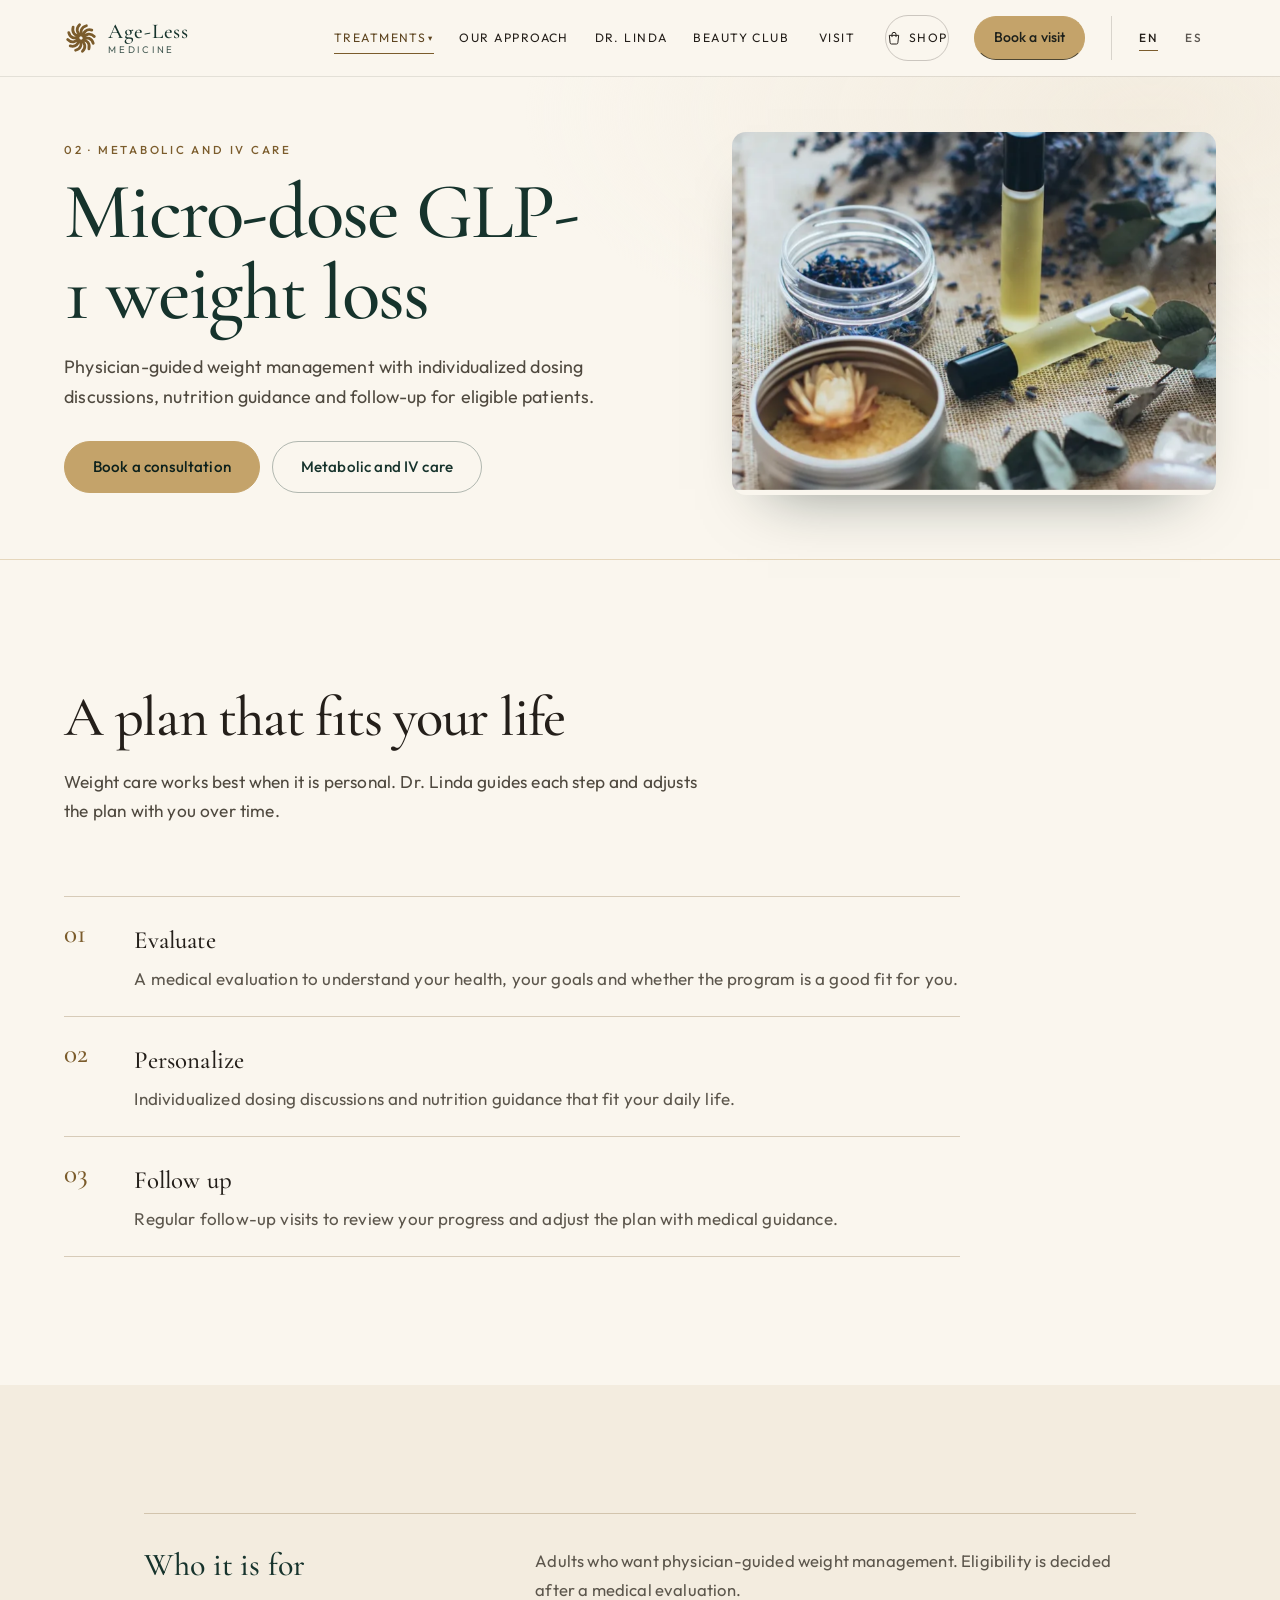
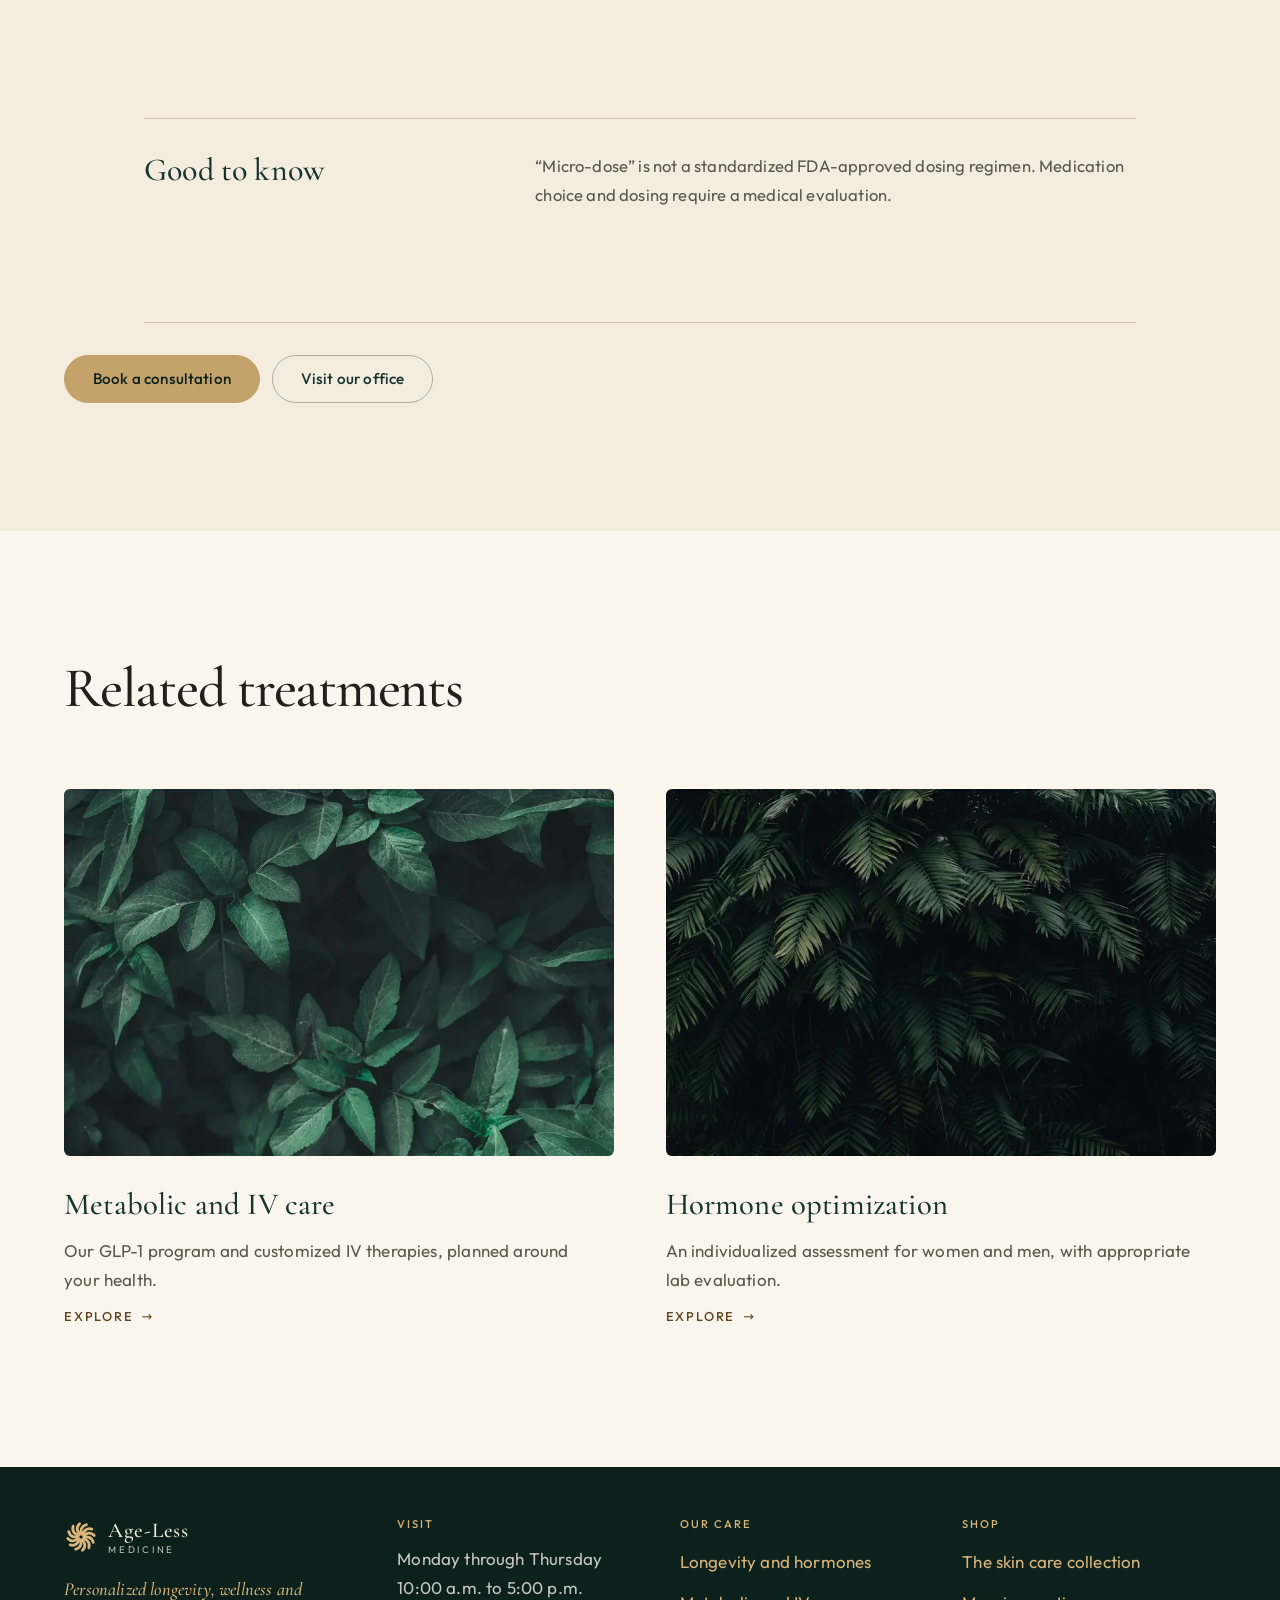
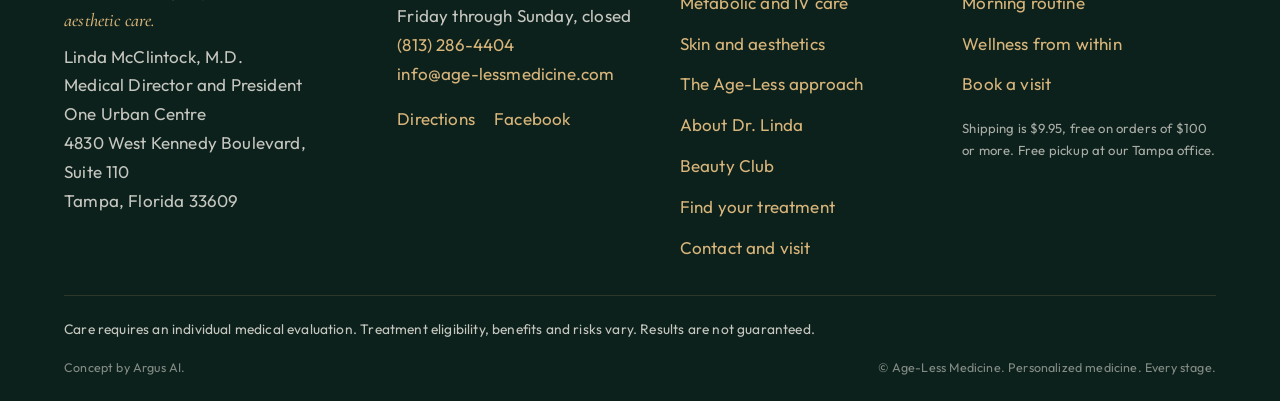
<file: weight-loss.html>
<!DOCTYPE html>
<html lang="en">
<head>
  <meta charset="utf-8">
  <meta name="viewport" content="width=device-width, initial-scale=1, viewport-fit=cover">
  <meta name="robots" content="noindex, nofollow">
  <meta name="view-transition" content="same-origin">
  <title>Micro-dose GLP-1 Weight Loss | Age-Less Medicine</title>
  <style>html,body{background:#faf6ee}</style>
  <meta name="description" content="Physician-guided weight management with individualized dosing discussions, nutrition guidance and follow-up, with Dr. Linda McClintock in Tampa.">
  <link rel="icon" href="favicon.svg" type="image/svg+xml">
  <link rel="icon" href="images/brand/favicon-32.png" type="image/png" sizes="32x32">
  <link rel="apple-touch-icon" href="images/brand/apple-touch-icon.png">
  <meta name="theme-color" content="#16332c">
  <meta property="og:type" content="website">
  <meta property="og:site_name" content="Age-Less Medicine">
  <meta property="og:title" content="Micro-dose GLP-1 Weight Loss | Age-Less Medicine">
  <meta property="og:description" content="Physician-guided weight management with individualized dosing discussions, nutrition guidance and follow-up, with Dr. Linda McClintock in Tampa.">
  <meta property="og:url" content="https://botgob.github.io/ageless-demo-concept/weight-loss.html">
  <meta property="og:image" content="https://botgob.github.io/ageless-demo-concept/images/og/og-clinic.jpg">
  <meta property="og:image:width" content="1200">
  <meta property="og:image:height" content="630">
  <meta property="og:image:alt" content="Age-Less Medicine. Live well. Age beautifully.">
  <meta name="twitter:card" content="summary_large_image">
  <meta name="twitter:title" content="Micro-dose GLP-1 Weight Loss | Age-Less Medicine">
  <meta name="twitter:description" content="Physician-guided weight management with individualized dosing discussions, nutrition guidance and follow-up, with Dr. Linda McClintock in Tampa.">
  <meta name="twitter:image" content="https://botgob.github.io/ageless-demo-concept/images/og/og-clinic.jpg">
  <link rel="preload" href="site/assets/fonts/CormorantGaramond-500.woff2" as="font" type="font/woff2" crossorigin>
  <link rel="preload" href="site/assets/fonts/CormorantGaramond-500i.woff2" as="font" type="font/woff2" crossorigin>
  <link rel="preload" href="site/assets/fonts/Outfit-400.woff2" as="font" type="font/woff2" crossorigin>
  <link rel="stylesheet" href="css/fonts.css?v=20261122-up2">
  <link rel="stylesheet" href="css/styles.css?v=20261122-up2">
  <link rel="stylesheet" href="css/clinic.css?v=20261122-up2">
  <link rel="stylesheet" href="css/premium.css?v=20261122-up2">
  <link rel="stylesheet" href="css/upscale.css?v=20261122-up2">
  <link rel="preload" as="image" type="image/webp" href="images/stock/apothecary-800.webp" imagesrcset="images/stock/apothecary-800.webp 800w, images/stock/apothecary-1200.webp 1200w, images/stock/apothecary.webp 1400w" imagesizes="(max-width: 1080px) 92vw, 560px">
  <noscript><style>[data-reveal]{opacity:1;transform:none}</style></noscript>
  <script>(function(){var l=new URLSearchParams(location.search).get("lang");try{l=l||localStorage.getItem("al-lang")}catch(e){}if(l==="es"){document.documentElement.classList.add("lang-pending");setTimeout(function(){document.documentElement.classList.remove("lang-pending")},1500)}})();</script>
</head>
<body class="clinic page-weight page-up">
  <a class="skip" href="#main">Skip to content</a>
  <header class="site-header is-solid">
    <div class="header-inner">
      <a class="brand" href="index.html" aria-label="Age-Less Medicine home">
        <svg class="brand-mark brand-swirl" viewBox="0 0 48 48" aria-hidden="true"><g transform="translate(48 0) scale(-1 1)" fill="none" stroke="currentColor" stroke-width="3.9" stroke-linecap="round"><path d="M24 19.8 C 30 17.5, 31.5 10.5, 26 5.2" transform="rotate(0 24 24)"/><path d="M24 19.8 C 30 17.5, 31.5 10.5, 26 5.2" transform="rotate(30 24 24)"/><path d="M24 19.8 C 30 17.5, 31.5 10.5, 26 5.2" transform="rotate(60 24 24)"/><path d="M24 19.8 C 30 17.5, 31.5 10.5, 26 5.2" transform="rotate(90 24 24)"/><path d="M24 19.8 C 30 17.5, 31.5 10.5, 26 5.2" transform="rotate(120 24 24)"/><path d="M24 19.8 C 30 17.5, 31.5 10.5, 26 5.2" transform="rotate(150 24 24)"/><path d="M24 19.8 C 30 17.5, 31.5 10.5, 26 5.2" transform="rotate(180 24 24)"/><path d="M24 19.8 C 30 17.5, 31.5 10.5, 26 5.2" transform="rotate(210 24 24)"/><path d="M24 19.8 C 30 17.5, 31.5 10.5, 26 5.2" transform="rotate(240 24 24)"/><path d="M24 19.8 C 30 17.5, 31.5 10.5, 26 5.2" transform="rotate(270 24 24)"/><path d="M24 19.8 C 30 17.5, 31.5 10.5, 26 5.2" transform="rotate(300 24 24)"/><path d="M24 19.8 C 30 17.5, 31.5 10.5, 26 5.2" transform="rotate(330 24 24)"/></g></svg>
        <span class="brand-text">
          <span class="brand-name">Age-Less</span>
          <span class="brand-sub">Medicine</span>
        </span>
      </a>
      <nav class="nav" id="site-nav" aria-label="Primary">
        <div class="has-sub">
          <button class="nav-label" type="button" aria-expanded="false" aria-controls="treat-menu" aria-current="true">Treatments</button>
          <div class="subnav mega" id="treat-menu">
            <div class="mega-col">
              <a class="mega-head" href="longevity.html"><span class="mega-n">01</span><span>Longevity and hormones</span></a>
              <p class="mega-tag">A foundation for wellness.</p>
              <ul>
                <li><a href="longevity.html#assessments">Longevity and wellness assessments</a></li>
                <li><a href="hormones.html">Hormone optimization</a></li>
                <li><a href="longevity.html#peptides">Peptide expertise</a></li>
              </ul>
            </div>
            <div class="mega-col">
              <a class="mega-head" href="metabolic.html"><span class="mega-n">02</span><span>Metabolic and IV care</span></a>
              <p class="mega-tag">Support your health goals.</p>
              <ul>
                <li><a href="weight-loss.html" aria-current="page">Micro-dose GLP-1 weight loss</a></li>
                <li><a href="metabolic.html#iv">Customized IV therapies</a></li>
              </ul>
            </div>
            <div class="mega-col">
              <a class="mega-head" href="aesthetics.html"><span class="mega-n">03</span><span>Skin and aesthetics</span></a>
              <p class="mega-tag">Your beauty. Your way.</p>
              <ul>
                <li><a href="injectables.html">Botox and dermal fillers</a></li>
                <li><a href="skin.html">Skin and facials</a></li>
                <li><a href="prp.html">PRP Stem-Cell Facial</a></li>
                <li><a href="aesthetics.html#supplements">Age-Less vitamins and supplements</a></li>
                <li><a href="site/index.html#shop">Age-Less skin care</a></li>
              </ul>
            </div>
            <div class="mega-foot">
              <a href="index.html#approach">The Age-Less approach</a>
              <a href="index.html#find-treatment" data-open-quiz>Not sure where to start? Find your treatment</a>
            </div>
          </div>
        </div>
        <a href="index.html#approach">Our approach</a>
        <a href="about.html">Dr. Linda</a>
        <a href="beauty-club.html">Beauty Club</a>
        <a href="contact.html">Visit</a>
        <a class="cross-link nav-shop" href="site/index.html"><svg viewBox="0 0 24 24" aria-hidden="true"><path d="M5 8h14l-1.2 11.2a2 2 0 0 1-2 1.8H8.2a2 2 0 0 1-2-1.8L5 8Z" fill="none" stroke="currentColor" stroke-width="1.5"/><path d="M9 10V6.5a3 3 0 0 1 6 0V10" fill="none" stroke="currentColor" stroke-width="1.5" stroke-linecap="round"/></svg><span>Shop</span></a>
        <a class="btn btn--gold nav-book" href="#book" data-open-booking>Book a visit</a>
      </nav>
      <div class="header-tools">
        <a class="cross-link cross-link--bar" href="site/index.html"><svg viewBox="0 0 24 24" aria-hidden="true"><path d="M5 8h14l-1.2 11.2a2 2 0 0 1-2 1.8H8.2a2 2 0 0 1-2-1.8L5 8Z" fill="none" stroke="currentColor" stroke-width="1.5"/><path d="M9 10V6.5a3 3 0 0 1 6 0V10" fill="none" stroke="currentColor" stroke-width="1.5" stroke-linecap="round"/></svg><span>Shop</span></a>
        <div class="lang-switch" role="group" aria-label="Language">
          <button type="button" data-lang="en" aria-pressed="true">EN</button>
          <button type="button" data-lang="es" aria-pressed="false">ES</button>
        </div>
        <button class="nav-toggle" type="button" aria-expanded="false" aria-controls="site-nav" aria-label="Open menu"><span></span></button>
      </div>
    </div>
  </header>
  <div class="voice-pop" id="voice-pop" role="status" aria-live="polite" hidden>
    <div class="wave" aria-hidden="true"><i></i><i></i><i></i><i></i><i></i><i></i><i></i><i></i><i></i><i></i><i></i><i></i></div>
    <p>Her welcome, in her own voice, is coming soon.</p>
  </div>
  <main id="main">
    <section class="p-hero">
      <div class="wrap p-hero-grid">
        <div class="p-hero-copy">
          <p class="eyebrow">02 · Metabolic and IV care</p>
          <h1 class="display">Micro-dose GLP-1 weight&nbsp;loss</h1>
          <p class="lede">Physician-guided weight management with individualized dosing discussions, nutrition guidance and follow-up for eligible patients.</p>
          <div class="btn-row">
            <a class="btn btn--gold" href="#book" data-open-booking data-treatment="Micro-dose GLP-1 weight loss">Book a consultation</a>
            <a class="btn btn--line" href="metabolic.html">Metabolic and IV care</a>
          </div>
        </div>
        <figure class="p-hero-media"><picture><source type="image/webp" srcset="images/stock/apothecary-800.webp 800w, images/stock/apothecary-1200.webp 1200w, images/stock/apothecary.webp 1400w" sizes="(max-width: 1080px) 92vw, 560px"><img src="images/stock/apothecary.jpg" srcset="images/stock/apothecary-800.jpg 800w, images/stock/apothecary-1200.jpg 1200w, images/stock/apothecary.jpg 1400w" sizes="(max-width: 1080px) 92vw, 560px" alt="" width="1400" height="2100" fetchpriority="high" decoding="sync"></picture></figure>
      </div>
    </section>
    <section class="section">
      <div class="wrap">
        <div class="section-head" data-reveal>
          <h2 class="display">A plan that fits your&nbsp;life</h2>
          <hr class="gold-rule">
          <p class="lede">Weight care works best when it is personal. Dr. Linda guides each step and adjusts the plan with you over time.</p>
        </div>
        <div class="steps steps-list">
          <article class="step-card" data-reveal>
            <p class="n">01</p>
            <h3>Evaluate</h3>
            <p>A medical evaluation to understand your health, your goals and whether the program is a good fit for you.</p>
          </article>
          <article class="step-card" data-reveal>
            <p class="n">02</p>
            <h3>Personalize</h3>
            <p>Individualized dosing discussions and nutrition guidance that fit your daily life.</p>
          </article>
          <article class="step-card" data-reveal>
            <p class="n">03</p>
            <h3>Follow up</h3>
            <p>Regular follow-up visits to review your progress and adjust the plan with medical guidance.</p>
          </article>
        </div>
      </div>
    </section>
    <section class="section section--ivory">
      <div class="wrap detail-grid detail-list">
        <article class="detail" data-reveal>
          <h3>Who it is for</h3>
          <p>Adults who want physician-guided weight management. Eligibility is decided after a medical evaluation.</p>
        </article>
        <article class="detail" data-reveal>
          <h3>Good to know</h3>
          <p>“Micro-dose” is not a standardized FDA-approved dosing regimen. Medication choice and dosing require a medical evaluation.</p>
        </article>
      </div>
      <div class="wrap">
                <div class="btn-row" style="margin-top:2rem">
          <a class="btn btn--gold" href="#book" data-open-booking data-treatment="Micro-dose GLP-1 weight loss">Book a consultation</a>
          <a class="btn btn--line" href="contact.html">Visit our office</a>
        </div>
      </div>
    </section>
    <section class="section related">
      <div class="wrap">
        <div class="section-head" data-reveal>
          <h2 class="display">Related treatments</h2>
        </div>
        <div class="related-grid">
          <a class="related-card" href="metabolic.html" data-reveal>
            <div class="related-media"><picture><source type="image/webp" srcset="images/stock/leaves-dark-800.webp 800w, images/stock/leaves-dark.webp 1238w" sizes="(max-width: 700px) 92vw, (max-width: 1080px) 48vw, 620px"><img src="images/stock/leaves-dark.jpg" srcset="images/stock/leaves-dark-800.jpg 800w, images/stock/leaves-dark.jpg 1238w" sizes="(max-width: 700px) 92vw, (max-width: 1080px) 48vw, 620px" alt="" width="1238" height="2200" loading="lazy" decoding="async"></picture></div>
            <div class="related-body">
              <h3>Metabolic and IV care</h3>
              <p>Our GLP-1 program and customized IV therapies, planned around your health.</p>
              <span class="more-link">Explore</span>
            </div>
          </a>
          <a class="related-card" href="hormones.html" data-reveal>
            <div class="related-media"><picture><source type="image/webp" srcset="images/stock/palms-800.webp 800w, images/stock/palms-1200.webp 1200w, images/stock/palms.webp 1800w" sizes="(max-width: 700px) 92vw, (max-width: 1080px) 48vw, 620px"><img src="images/stock/palms.jpg" srcset="images/stock/palms-800.jpg 800w, images/stock/palms-1200.jpg 1200w, images/stock/palms.jpg 1800w" sizes="(max-width: 700px) 92vw, (max-width: 1080px) 48vw, 620px" alt="" width="1800" height="1200" loading="lazy" decoding="async"></picture></div>
            <div class="related-body">
              <h3>Hormone optimization</h3>
              <p>An individualized assessment for women and men, with appropriate lab evaluation.</p>
              <span class="more-link">Explore</span>
            </div>
          </a>
        </div>
      </div>
    </section>


  </main>
  <footer class="site-footer">
    <div class="wrap footer-grid">
      <div class="footer-brand">
        <a class="brand" href="index.html" aria-label="Age-Less Medicine home">
          <svg class="brand-mark brand-swirl" viewBox="0 0 48 48" aria-hidden="true"><g transform="translate(48 0) scale(-1 1)" fill="none" stroke="currentColor" stroke-width="3.9" stroke-linecap="round"><path d="M24 19.8 C 30 17.5, 31.5 10.5, 26 5.2" transform="rotate(0 24 24)"/><path d="M24 19.8 C 30 17.5, 31.5 10.5, 26 5.2" transform="rotate(30 24 24)"/><path d="M24 19.8 C 30 17.5, 31.5 10.5, 26 5.2" transform="rotate(60 24 24)"/><path d="M24 19.8 C 30 17.5, 31.5 10.5, 26 5.2" transform="rotate(90 24 24)"/><path d="M24 19.8 C 30 17.5, 31.5 10.5, 26 5.2" transform="rotate(120 24 24)"/><path d="M24 19.8 C 30 17.5, 31.5 10.5, 26 5.2" transform="rotate(150 24 24)"/><path d="M24 19.8 C 30 17.5, 31.5 10.5, 26 5.2" transform="rotate(180 24 24)"/><path d="M24 19.8 C 30 17.5, 31.5 10.5, 26 5.2" transform="rotate(210 24 24)"/><path d="M24 19.8 C 30 17.5, 31.5 10.5, 26 5.2" transform="rotate(240 24 24)"/><path d="M24 19.8 C 30 17.5, 31.5 10.5, 26 5.2" transform="rotate(270 24 24)"/><path d="M24 19.8 C 30 17.5, 31.5 10.5, 26 5.2" transform="rotate(300 24 24)"/><path d="M24 19.8 C 30 17.5, 31.5 10.5, 26 5.2" transform="rotate(330 24 24)"/></g></svg>
          <span class="brand-text"><span class="brand-name">Age-Less</span><span class="brand-sub">Medicine</span></span>
        </a>
        <p class="footer-tag">Personalized longevity, wellness and aesthetic care.</p>
        <p>Linda McClintock, M.D.<br>Medical Director and President</p>
        <p>One Urban Centre<br>4830 West Kennedy Boulevard, Suite 110<br>Tampa, Florida 33609</p>
      </div>
      <div>
        <h2>Visit</h2>
        <p>Monday through Thursday<br>10:00 a.m. to 5:00 p.m.<br>Friday through Sunday, closed</p>
        <p><a href="tel:+18132864404">(813) 286-4404</a><br>
        <a href="mailto:info@age-lessmedicine.com">info@age-lessmedicine.com</a></p>
        <ul class="footer-list footer-list--inline">
          <li><a href="https://maps.google.com/?q=4830+West+Kennedy+Boulevard+Suite+110+Tampa+FL+33609" rel="noopener noreferrer" target="_blank">Directions</a></li>
          <li><a href="https://www.facebook.com/296291637095921" rel="noopener noreferrer" target="_blank">Facebook</a></li>
        </ul>
      </div>
      <div>
        <h2>Our care</h2>
        <ul class="footer-list">
          <li><a href="longevity.html">Longevity and hormones</a></li>
          <li><a href="metabolic.html">Metabolic and IV care</a></li>
          <li><a href="aesthetics.html">Skin and aesthetics</a></li>
          <li><a href="index.html#approach">The Age-Less approach</a></li>
          <li><a href="about.html">About Dr. Linda</a></li>
          <li><a href="beauty-club.html">Beauty Club</a></li>
          <li><a href="index.html#find-treatment" data-open-quiz>Find your treatment</a></li>
          <li><a href="contact.html">Contact and visit</a></li>
        </ul>
      </div>
      <div>
        <h2>Shop</h2>
        <ul class="footer-list">
          <li><a href="site/index.html#shop">The skin care collection</a></li>
          <li><a href="site/index.html#routine">Morning routine</a></li>
          <li><a href="site/index.html?goal=inside#shop">Wellness from within</a></li>
          <li><a href="#book" data-open-booking>Book a visit</a></li>
        </ul>
        <p class="footer-ship">Shipping is $9.95, free on orders of $100 or more. Free pickup at our Tampa office.</p>
      </div>
    </div>
    <div class="wrap footer-disclaimer">
      <p>Care requires an individual medical evaluation. Treatment eligibility, benefits and risks vary. Results are not guaranteed.</p>
    </div>
    <div class="wrap legal">
      <p>Concept by Argus AI.</p>
      <p>&copy; Age-Less Medicine. Personalized medicine. Every stage.</p>
    </div>
  </footer>
  <div class="book-bar" role="region" aria-label="Quick booking">
    <a class="btn btn--ghost" href="tel:+18132864404">Call</a>
    <a class="btn btn--gold" href="#book" data-open-booking>Book a visit</a>
  </div>
  <div class="modal" id="book" aria-hidden="true" role="dialog" aria-labelledby="book-title">
    <div class="modal-backdrop" data-close-booking></div>
    <div class="modal-card">
      <button class="modal-close" type="button" data-close-booking aria-label="Close booking form">&times;</button>
      <form id="booking-form">
        <p class="eyebrow">Request a visit</p>
        <h2 class="display" id="book-title">When would you like to come&nbsp;in?</h2>
        <hr class="gold-rule">
        <p class="form-note">Please do not include medical details. This form is only for scheduling.</p>
        <div class="form-scroll">
        <div class="form-grid">
          <label>How can we help?
            <select id="visit-treatment" name="treatment" required>
              <option value="" disabled selected>Select a visit type</option>
            <option value="Consultation">Consultation</option>
            <option value="Longevity and wellness assessment">Longevity and wellness assessment</option>
            <option value="Hormone optimization">Hormone optimization</option>
            <option value="Peptide consultation">Peptide consultation</option>
            <option value="Micro-dose GLP-1 weight loss">Micro-dose GLP-1 weight loss</option>
            <option value="IV therapy">IV therapy</option>
            <option value="Botox and dermal fillers">Botox and dermal fillers</option>
            <option value="Skin and facials">Skin and facials</option>
            <option value="PRP Stem-Cell Facial">PRP Stem-Cell Facial</option>
            <option value="Beauty Club">Beauty Club</option>
            <option value="I am not sure yet">I am not sure yet</option>
            </select>
          </label>
          <label>Preferred day
            <input id="visit-date" name="date" type="date" required>
          </label>
          <label>Preferred time
            <select name="time" required>
              <option value="" disabled selected>Select a time of day</option>
              <option>Morning, 10:00 a.m. to 12:00 p.m.</option>
              <option>Early afternoon, 12:00 p.m. to 3:00 p.m.</option>
              <option>Late afternoon, 3:00 p.m. to 5:00 p.m.</option>
            </select>
          </label>
          <label>Full name
            <input name="name" type="text" autocomplete="name" required>
          </label>
          <label>Phone
            <input name="phone" type="tel" autocomplete="tel" required>
          </label>
          <label>Email
            <input name="email" type="email" autocomplete="email" required>
          </label>
          <label>Are you new to our office?
            <select name="patient" required>
              <option value="" disabled selected>Please choose one</option>
              <option>I am a new patient</option>
              <option>I am a returning patient</option>
            </select>
          </label>
        </div>
        <p class="form-note">We are open Monday through Thursday, 10:00 a.m. to 5:00 p.m.</p>
        <p class="form-error" id="booking-error"></p>
        </div>
        <div class="btn-row modal-actions">
          <button class="btn btn--gold" type="submit">Request this time</button>
          <button class="btn btn--line" type="button" data-close-booking>Cancel</button>
        </div>
      </form>
      <div class="confirm" id="booking-confirm" hidden></div>
    </div>
  </div>
  <div class="modal" id="quiz" aria-hidden="true" role="dialog" aria-labelledby="quiz-title">
    <div class="modal-backdrop" data-close-quiz></div>
    <div class="modal-card quiz-card">
      <button class="modal-close" type="button" data-close-quiz aria-label="Close treatment guide">&times;</button>
      <div id="quiz-app"></div>
    </div>
  </div>
  <script src="js/i18n-es.js?v=20261122-up2" defer></script>
  <script src="js/lang.js?v=20261122-up2" defer></script>
  <script src="js/main.js?v=20261122-up2" defer></script>
  <script src="site/assets/js/premium.js?v=20261122-up2" defer></script>
</body>
</html>
</file>
<file: css/fonts.css>
/* Self-hosted faces (same files as the shop) so the clinic site does not wait on Google Fonts. */
@font-face{font-family:'Cormorant Garamond';font-style:italic;font-weight:500;font-display:swap;src:url(../site/assets/fonts/CormorantGaramond-500i.woff2) format('woff2');}
@font-face{font-family:'Cormorant Garamond';font-style:normal;font-weight:500;font-display:swap;src:url(../site/assets/fonts/CormorantGaramond-500.woff2) format('woff2');}
@font-face{font-family:'Cormorant Garamond';font-style:normal;font-weight:600;font-display:swap;src:url(../site/assets/fonts/CormorantGaramond-600.woff2) format('woff2');}
@font-face{font-family:'Outfit';font-style:normal;font-weight:300;font-display:swap;src:url(../site/assets/fonts/Outfit-300.woff2) format('woff2');}
@font-face{font-family:'Outfit';font-style:normal;font-weight:400;font-display:swap;src:url(../site/assets/fonts/Outfit-400.woff2) format('woff2');}
@font-face{font-family:'Outfit';font-style:normal;font-weight:500;font-display:swap;src:url(../site/assets/fonts/Outfit-500.woff2) format('woff2');}
@font-face{font-family:'Outfit';font-style:normal;font-weight:600;font-display:swap;src:url(../site/assets/fonts/Outfit-600.woff2) format('woff2');}
</file>
<file: css/styles.css>
/* Age-Less Medicine. Concept by Argus AI. */
:root {
  --ivory: #f3ecdf;
  --ivory-2: #e7ddd0;
  --cream: #faf6ee;
  --paper: #fffdf8;
  --gold: #c4a36a;
  --gold-2: #d8b57a;
  --gold-3: #8a6936;
  --green: #16332c;
  --green-2: #0d211c;
  --green-3: #1e4339;
  --ink: #241f1a;
  --muted: #5c564c;
  --line: rgba(196, 163, 106, 0.38);
  --shadow: 0 24px 50px rgba(13, 33, 28, 0.12);
  --serif: "Cormorant Garamond", "Iowan Old Style", Georgia, serif;
  --sans: "Outfit", "Avenir Next", system-ui, sans-serif;
  --ease: cubic-bezier(0.22, 0.61, 0.36, 1);
  --header-h: 4.75rem;
  --measure: 40rem;
}

*, *::before, *::after { box-sizing: border-box; }

html {
  scroll-behavior: smooth;
  background: var(--cream);
  overflow-x: hidden;
}

@view-transition {
  navigation: auto;
}
::view-transition-old(root) {
  animation: vt-fade-out 0.42s var(--ease) both;
}
::view-transition-new(root) {
  animation: vt-fade-in 0.48s var(--ease) both;
}
@keyframes vt-fade-out { to { opacity: 0; } }
@keyframes vt-fade-in { from { opacity: 0; } }
html.is-leaving body {
  opacity: 0;
  transition: opacity 0.28s var(--ease);
}

body {
  margin: 0;
  color: var(--ink);
  background: var(--cream);
  font-family: var(--sans);
  font-weight: 400;
  font-size: 1.0625rem;
  line-height: 1.7;
  letter-spacing: 0.01em;
  text-rendering: optimizeLegibility;
  -webkit-font-smoothing: antialiased;
}

img { max-width: 100%; height: auto; display: block; }
a { color: inherit; }
button, input, select, textarea { font: inherit; }
h1, h2, h3, h4, p { margin: 0; }
ul, ol { margin: 0; padding: 0; }
figure { margin: 0; }

:focus-visible {
  outline: 2px solid var(--gold);
  outline-offset: 3px;
}

.skip {
  position: absolute;
  left: 1rem;
  top: -4rem;
  background: var(--green);
  color: var(--ivory);
  padding: 0.6rem 1rem;
  z-index: 200;
}
.skip:focus { top: 1rem; }

.wrap {
  width: min(1120px, calc(100% - 2.5rem));
  margin-inline: auto;
}

.eyebrow {
  display: inline-block;
  font-size: 0.72rem;
  font-weight: 500;
  letter-spacing: 0.22em;
  text-transform: uppercase;
  color: var(--gold-3);
  margin-bottom: 0.8rem;
}
.section--dark .eyebrow,
.hero .eyebrow,
.page-hero .eyebrow { color: var(--gold-2); }

.display {
  font-family: var(--serif);
  font-weight: 500;
  letter-spacing: -0.02em;
  line-height: 1.12;
}

.lede {
  max-width: var(--measure);
  color: var(--muted);
  font-size: 1.08rem;
}
.hero .lede,
.page-hero .lede,
.section--dark .lede { color: rgba(250, 246, 238, 0.84); }

.section { padding: 5.25rem 0; scroll-margin-top: calc(var(--header-h) + 0.75rem); }
.section--tight { padding: 3.25rem 0; }
.section--dark { background: var(--green); color: var(--ivory); }
.section--ivory { background: var(--ivory); }
.section--paper { background: var(--paper); }

.gold-rule {
  width: 3.1rem;
  height: 1px;
  background: var(--gold);
  border: 0;
  margin: 1.15rem 0 1.35rem;
}

.section-head { max-width: 38rem; margin-bottom: 2.5rem; }
.section-head h2,
.visit h2,
.about-block h2 { font-size: clamp(2rem, 3.6vw, 3.15rem); }

/* Buttons */
.btn {
  position: relative;
  overflow: hidden;
  display: inline-flex;
  align-items: center;
  justify-content: center;
  gap: 0.5rem;
  min-height: 3rem;
  padding: 0.75rem 1.4rem;
  border-radius: 999px;
  border: 1px solid transparent;
  text-decoration: none;
  background: transparent;
  cursor: pointer;
  font-size: 0.78rem;
  font-weight: 500;
  letter-spacing: 0.14em;
  text-transform: uppercase;
  transition: background 0.3s var(--ease), color 0.3s var(--ease), border-color 0.3s var(--ease), transform 0.3s var(--ease);
}
.btn:hover { transform: translateY(-1px); }
.btn--gold { background: var(--gold); color: var(--green-2); border-color: var(--gold); }
.btn--gold::after {
  content: "";
  position: absolute;
  inset: 0;
  background: linear-gradient(110deg, transparent 28%, rgba(255,253,248,0.38) 48%, transparent 66%);
  transform: translateX(-130%);
  pointer-events: none;
}
.btn--gold:hover { background: var(--gold-2); }
.btn--gold:hover::after {
  transform: translateX(130%);
  transition: transform 0.62s var(--ease);
}
.btn--ghost { color: var(--ivory); border-color: rgba(216, 181, 122, 0.55); }
.btn--ghost:hover { border-color: var(--gold-2); color: var(--gold-2); }
.btn--line { color: var(--green); border-color: rgba(22, 51, 44, 0.28); }
.btn--line:hover { background: var(--green); color: var(--ivory); border-color: var(--green); }
.btn--light { background: var(--ivory); color: var(--green); }
.btn-row { display: flex; flex-wrap: wrap; gap: 0.7rem; }

/* Header */
.site-header {
  position: fixed;
  inset: 0 0 auto 0;
  z-index: 50;
  height: var(--header-h);
  display: flex;
  align-items: center;
  transition: background 0.35s var(--ease), box-shadow 0.35s var(--ease);
}
.site-header.is-scrolled,
.site-header.is-solid {
  background: rgba(250, 246, 238, 0.94);
  backdrop-filter: blur(16px);
  box-shadow: 0 1px 0 rgba(36, 31, 26, 0.06);
}
.header-inner {
  width: min(1240px, calc(100% - 2rem));
  margin-inline: auto;
  display: flex;
  align-items: center;
  justify-content: space-between;
  gap: 1rem;
}
.brand {
  display: flex;
  align-items: center;
  gap: 0.65rem;
  text-decoration: none;
  color: var(--ivory);
}
.site-header.is-scrolled .brand,
.site-header.is-solid .brand { color: var(--green); }
.brand-mark { width: 34px; height: 34px; flex: 0 0 auto; }
.brand-text { display: flex; flex-direction: column; line-height: 1; }
.brand-name { font-family: var(--serif); font-size: 1.32rem; letter-spacing: 0.04em; }
.brand-sub { margin-top: 0.2rem; font-size: 0.6rem; letter-spacing: 0.28em; text-transform: uppercase; opacity: 0.78; }

.nav { display: flex; align-items: center; gap: 1.35rem; }
.nav > a,
.nav-label {
  text-decoration: none;
  font-size: 0.76rem;
  letter-spacing: 0.12em;
  text-transform: uppercase;
  color: rgba(250, 246, 238, 0.88);
  background: none;
  border: 0;
  padding: 0;
  cursor: pointer;
}
.site-header.is-scrolled .nav > a,
.site-header.is-scrolled .nav-label,
.site-header.is-solid .nav > a,
.site-header.is-solid .nav-label { color: var(--ink); }
.nav > a:hover,
.nav-label:hover { color: var(--gold-2); }
.site-header.is-scrolled .nav > a:hover,
.site-header.is-solid .nav > a:hover { color: var(--gold-3); }
.nav > a[aria-current="page"] { color: var(--gold-2); }
.nav .btn--gold { color: var(--green-2); }

.has-sub { position: relative; }
.has-sub::after {
  content: "";
  position: absolute;
  left: 0;
  right: 0;
  top: 100%;
  height: 14px;
}
.nav-label::after { content: " ▾"; font-size: 0.7em; }
.subnav {
  position: absolute;
  top: calc(100% + 0.45rem);
  left: 0;
  min-width: 17.5rem;
  padding: 0.55rem 0;
  background: var(--paper);
  border: 1px solid var(--line);
  box-shadow: var(--shadow);
  opacity: 0;
  visibility: hidden;
  transform: translateY(8px);
  transition: opacity 0.28s var(--ease), transform 0.28s var(--ease), visibility 0.28s;
  z-index: 20;
}
.has-sub:hover .subnav,
.has-sub:focus-within .subnav,
.has-sub.is-open .subnav {
  opacity: 1;
  visibility: visible;
  transform: none;
}
.subnav a {
  display: block;
  padding: 0.55rem 1.1rem;
  text-decoration: none;
  color: var(--ink);
  font-size: 0.92rem;
  letter-spacing: 0.02em;
  text-transform: none;
}
.subnav a:hover,
.subnav a[aria-current="page"] { color: var(--gold-3); background: var(--ivory); }

.nav-toggle {
  display: none;
  width: 44px;
  height: 44px;
  border: 0;
  background: transparent;
  padding: 0;
  cursor: pointer;
  position: relative;
  z-index: 70;
}
.nav-toggle span,
.nav-toggle span::before,
.nav-toggle span::after {
  display: block;
  width: 22px;
  height: 1.5px;
  background: var(--ivory);
  position: relative;
  transition: transform 0.3s var(--ease), opacity 0.3s;
}
.site-header.is-scrolled .nav-toggle span,
.site-header.is-scrolled .nav-toggle span::before,
.site-header.is-scrolled .nav-toggle span::after,
.site-header.is-solid .nav-toggle span,
.site-header.is-solid .nav-toggle span::before,
.site-header.is-solid .nav-toggle span::after { background: var(--green); }
.nav-toggle span::before,
.nav-toggle span::after { content: ""; position: absolute; left: 0; }
.nav-toggle span::before { top: -7px; }
.nav-toggle span::after { top: 7px; }
.nav-open .nav-toggle span { background: transparent !important; }
.nav-open .nav-toggle span::before { top: 0; transform: rotate(45deg); }
.nav-open .nav-toggle span::after { top: 0; transform: rotate(-45deg); }
.nav-open .nav-toggle span::before,
.nav-open .nav-toggle span::after { background: var(--green); } /* visible close X on cream menu */

/* Hero */
.hero, .page-hero {
  position: relative;
  display: grid;
  align-items: end;
  color: var(--ivory);
  overflow: hidden;
  background: var(--green-2);
}
.hero { min-height: 100svh; }
.page-hero { min-height: 64svh; }
.hero-media { position: absolute; inset: 0; }
.hero-media img,
.hero-media video {
  width: 100%;
  height: 100%;
  object-fit: cover;
  pointer-events: none;
}
.hero-media img {
  transform: scale(1.06);
  animation: kenburns 30s var(--ease) infinite alternate;
}
.hero-media .hero-fallback {
  position: absolute;
  inset: 0;
}
.hero-media .hero-video {
  position: absolute;
  inset: 0;
  opacity: 0;
  transition: opacity 0.6s var(--ease);
}
.hero.is-playing .hero-video { opacity: 1; }
.hero.is-static .hero-video { display: none; }
.page-hero .hero-media img { object-position: center 40%; }
.hero-overlay {
  position: absolute;
  inset: 0;
  background:
    linear-gradient(180deg, rgba(13, 33, 28, 0.28) 0%, rgba(13, 33, 28, 0.2) 34%, rgba(13, 33, 28, 0.8) 100%),
    linear-gradient(90deg, rgba(13, 33, 28, 0.58) 0%, rgba(13, 33, 28, 0.12) 62%);
}
.hero-copy {
  position: relative;
  z-index: 1;
  width: min(1120px, calc(100% - 2.5rem));
  margin: 0 auto 5rem;
  padding-top: 8rem;
}
.page-hero .hero-copy { margin-bottom: 3.8rem; }
.hero h1 { font-size: clamp(2.6rem, 6.6vw, 5.15rem); max-width: 14ch; font-style: italic; }
.page-hero h1 { font-size: clamp(2.35rem, 5.4vw, 4.3rem); max-width: 18ch; }
.hero .lede, .page-hero .lede { margin: 0.15rem 0 1.6rem; }

@keyframes kenburns {
  from { transform: scale(1.06); }
  to { transform: scale(1.14) translate3d(0, -1.2%, 0); }
}

/* Intro */
.intro-strip { background: var(--ivory); border-bottom: 1px solid var(--line); }
.intro-grid {
  display: grid;
  grid-template-columns: 1.35fr 1fr 1fr 1fr;
  gap: 1.8rem;
}
.intro-quote {
  font-family: var(--serif);
  font-size: clamp(1.4rem, 2.3vw, 1.8rem);
  line-height: 1.35;
  font-style: italic;
  max-width: 26rem;
}
.stat dt {
  font-size: 0.7rem;
  letter-spacing: 0.18em;
  text-transform: uppercase;
  color: var(--gold-3);
  margin-bottom: 0.35rem;
}
.stat dd { margin: 0; font-family: var(--serif); font-size: 1.28rem; line-height: 1.3; }

/* Treatment cards */
.treat-grid { display: grid; grid-template-columns: 1fr 1fr; gap: 1.15rem; }
.treat-card {
  position: relative;
  min-height: 24.5rem;
  overflow: hidden;
  color: var(--ivory);
  text-decoration: none;
  display: flex;
  align-items: flex-end;
}
.treat-card img {
  position: absolute;
  inset: 0;
  width: 100%;
  height: 100%;
  object-fit: cover;
  transform: scale(1.05);
  transition: transform 1.2s var(--ease);
}
.treat-card:hover img { transform: scale(1.12); }
.treat-card::after {
  content: "";
  position: absolute;
  inset: 0;
  background: linear-gradient(180deg, rgba(13,33,28,0.22) 0%, rgba(13,33,28,0.64) 48%, rgba(13,33,28,0.94) 100%);
}
.treat-body { position: relative; z-index: 1; padding: 1.8rem 1.6rem 1.5rem; }
.treat-card h3 { font-family: var(--serif); font-size: 1.85rem; font-weight: 500; margin-bottom: 0.45rem; }
.treat-card p { color: rgba(250,246,238,0.92); font-size: 0.98rem; }
.treat-more {
  display: inline-block;
  margin-top: 0.95rem;
  font-size: 0.72rem;
  letter-spacing: 0.16em;
  text-transform: uppercase;
  color: var(--gold-2);
}

/* Signature teaser */
.signature {
  display: grid;
  grid-template-columns: 1.05fr 0.95fr;
  min-height: 28rem;
  background: var(--green);
  color: var(--ivory);
  overflow: hidden;
}
.signature-media { position: relative; min-height: 18rem; }
.signature-media img { width: 100%; height: 100%; object-fit: cover; }
.signature-copy { padding: clamp(2rem, 4vw, 3.4rem); display: flex; flex-direction: column; justify-content: center; }
.signature-copy h2 { font-size: clamp(2rem, 3.5vw, 3rem); margin-bottom: 0.2rem; }
.signature-copy p { color: rgba(250,246,238,0.84); max-width: 34rem; }

/* Doctor */
.about-grid {
  display: grid;
  grid-template-columns: 0.8fr 1.2fr;
  gap: 3.8rem;
  align-items: start;
}
.portrait-frame {
  position: relative;
  background: var(--green);
  display: grid;
  place-items: center;
  padding: 2.4rem 1.3rem;
}
.portrait-frame::before {
  content: "";
  position: absolute;
  inset: 1rem;
  border: 1px solid var(--gold);
  pointer-events: none;
}
.portrait-frame img {
  width: min(260px, 100%);
  height: auto;
  outline: 1px solid rgba(196,163,106,0.35);
  outline-offset: 7px;
}
.cred-list { list-style: none; margin-top: 1.4rem; display: grid; gap: 0.65rem; }
.cred-list li { padding-left: 1.05rem; position: relative; color: var(--muted); }
.cred-list li::before {
  content: "";
  position: absolute;
  left: 0;
  top: 0.75em;
  width: 0.45rem;
  height: 1px;
  background: var(--gold);
}

/* Reviews */
.reviews { overflow: hidden; }
.marquee { overflow: hidden; }
.marquee-track {
  display: flex;
  gap: 1rem;
  width: max-content;
  animation: ticker 85s linear infinite;
}
.marquee:hover .marquee-track,
.marquee.is-paused .marquee-track { animation-play-state: paused; }
@keyframes ticker {
  from { transform: translate3d(0,0,0); }
  to { transform: translate3d(-50%,0,0); }
}
.quote-card {
  width: min(26.5rem, 78vw);
  background: var(--paper);
  border: 1px solid var(--line);
  padding: 1.45rem 1.35rem 1.2rem;
  flex: 0 0 auto;
}
.quote-card p { font-family: var(--serif); font-size: 1.28rem; line-height: 1.4; font-style: italic; }
.quote-card footer {
  margin-top: 0.9rem;
  font-size: 0.72rem;
  letter-spacing: 0.14em;
  text-transform: uppercase;
  color: var(--gold-3);
}

/* Club */
.tiers { display: grid; grid-template-columns: repeat(3, 1fr); gap: 1rem; }
.tier {
  background: var(--paper);
  border: 1px solid var(--line);
  padding: 1.6rem 1.35rem 1.4rem;
}
.tier h3 { font-family: var(--serif); font-size: 1.85rem; font-weight: 500; }
.tier .price { font-family: var(--serif); font-size: 2.25rem; margin: 0.25rem 0 0.15rem; }
.tier .price span { font-size: 0.95rem; color: var(--muted); }
.tier ul { list-style: none; margin-top: 1rem; }
.tier li { padding: 0.5rem 0; border-top: 1px solid rgba(196,163,106,0.22); color: var(--muted); }
.tier--gold { background: var(--green); color: var(--ivory); border-color: transparent; }
.tier--gold .price span,
.tier--gold li { color: rgba(250,246,238,0.78); border-top-color: rgba(196,163,106,0.22); }
.club-note { margin-top: 1.3rem; color: var(--muted); max-width: 44rem; }

/* Visit */
.visit-grid { display: grid; grid-template-columns: 0.9fr 1.1fr; gap: 2.2rem; }
.visit-card h3 { font-family: var(--serif); font-size: 1.45rem; font-weight: 500; margin: 1.25rem 0 0.35rem; }
.visit-card a { color: var(--green); }
.hours { width: 100%; border-collapse: collapse; }
.hours td { padding: 0.32rem 0; }
.hours td:last-child { text-align: right; color: var(--muted); }
.visit-visual { display: grid; gap: 1rem; }
.building-photo { background: var(--ivory); border: 1px solid var(--line); padding: 0.7rem; }
.building-photo figcaption { margin-top: 0.5rem; font-size: 0.8rem; color: var(--muted); }
.map-frame { min-height: 20rem; border: 1px solid var(--line); overflow: hidden; background: var(--ivory-2); }
.map-frame iframe { width: 100%; height: 100%; min-height: 20rem; border: 0; filter: saturate(0.82); }

/* Footer */
.site-footer {
  background: var(--green-2);
  color: rgba(250,246,238,0.78);
  padding: 3rem 0 1.4rem;
}
.footer-grid {
  display: grid;
  grid-template-columns: 1.2fr 1fr 1fr 1fr;
  gap: 1.8rem;
  padding-bottom: 1.8rem;
  border-bottom: 1px solid rgba(196,163,106,0.18);
}
.site-footer .brand { color: var(--ivory); margin-bottom: 0.75rem; }
.site-footer a { color: var(--gold-2); text-decoration: none; }
.site-footer a:hover { color: var(--gold); }
.site-footer h2 {
  font-size: 0.7rem;
  letter-spacing: 0.18em;
  text-transform: uppercase;
  color: var(--gold-2);
  margin-bottom: 0.65rem;
  font-family: var(--sans);
  font-weight: 500;
}
.footer-list { list-style: none; display: grid; gap: 0.35rem; }
.legal {
  display: flex;
  justify-content: space-between;
  gap: 1rem;
  flex-wrap: wrap;
  padding-top: 1rem;
  font-size: 0.78rem;
  color: rgba(250,246,238,0.5);
}

/* Inner pages */
.prose { max-width: 42rem; }
.prose p + p { margin-top: 1rem; }
.prose h2 { font-size: clamp(1.9rem, 3.3vw, 2.7rem); }
.detail-grid { display: grid; grid-template-columns: 1fr 1fr; gap: 1.1rem; }
.detail {
  background: var(--paper);
  border: 1px solid var(--line);
  padding: 1.45rem 1.3rem;
}
.detail h3 { font-family: var(--serif); font-size: 1.55rem; font-weight: 500; margin-bottom: 0.5rem; }
.detail p, .detail li { color: var(--muted); }
.detail ul { list-style: none; display: grid; gap: 0.45rem; margin-top: 0.7rem; }
.detail li { padding-left: 0.9rem; position: relative; }
.detail li::before {
  content: "";
  position: absolute;
  left: 0;
  top: 0.75em;
  width: 0.4rem;
  height: 1px;
  background: var(--gold);
}

.steps { display: grid; grid-template-columns: repeat(3, 1fr); gap: 1rem; }
.step-card {
  background: var(--paper);
  border: 1px solid var(--line);
  padding: 1.5rem 1.3rem 1.4rem;
}
.step-card .n { font-family: var(--serif); font-size: 2.2rem; color: var(--gold-3); line-height: 1; margin-bottom: 0.45rem; }
.step-card h3 { font-family: var(--serif); font-size: 1.55rem; font-weight: 500; margin-bottom: 0.5rem; }
.step-card p { color: var(--muted); }
.section--dark .step-card { background: rgba(255,253,248,0.04); border-color: rgba(196,163,106,0.22); }
.section--dark .step-card h3 { color: var(--ivory); }
.section--dark .step-card p { color: rgba(250,246,238,0.8); }
.section--dark .step-card .n { color: var(--gold-2); }

.faq { display: grid; gap: 0.65rem; max-width: 46rem; }
.faq-item { border: 1px solid var(--line); background: var(--paper); }
.faq-item button {
  width: 100%;
  text-align: left;
  background: none;
  border: 0;
  padding: 1rem 1.2rem;
  cursor: pointer;
  font-family: var(--serif);
  font-size: 1.25rem;
  color: var(--ink);
  display: flex;
  justify-content: space-between;
  gap: 1rem;
}
.faq-item button span { color: var(--gold-3); }
.faq-item .faq-a { display: none; padding: 0 1.2rem 1.1rem; color: var(--muted); }
.faq-item.is-open .faq-a { display: block; }

/* Shop */
.shop-grid { display: grid; grid-template-columns: repeat(3, 1fr); gap: 1rem; }
.product {
  background: var(--paper);
  border: 1px solid var(--line);
  text-decoration: none;
  transition: transform 0.35s var(--ease), box-shadow 0.35s var(--ease);
}
.product:hover { transform: translateY(-3px); box-shadow: var(--shadow); }
.product-photo { background: var(--ivory); padding: 1.2rem; display: grid; place-items: center; min-height: 18rem; }
.product-photo img { max-height: 17rem; width: auto; }
.product-body { padding: 1rem 1.15rem 1.2rem; }
.product h3 { font-family: var(--serif); font-size: 1.45rem; font-weight: 500; }
.product .amt { color: var(--gold-3); margin-top: 0.2rem; }

/* Book bar */
.book-bar {
  display: none;
  position: fixed;
  inset: auto 0 0 0;
  z-index: 45;
  background: var(--green-2);
  padding: 0.7rem 1rem calc(0.7rem + env(safe-area-inset-bottom));
  gap: 0.6rem;
  box-shadow: 0 -8px 24px rgba(13, 33, 28, 0.18);
}
.book-bar .btn { flex: 1; }

body.is-overlay,
body.is-booking {
  overflow: hidden;
}
body.is-modal .site-header,
body.is-booking .site-header {
  z-index: 10;
  backdrop-filter: none !important;
  opacity: 0;
  pointer-events: none;
}
body.is-overlay .book-bar,
body.is-booking .book-bar {
  visibility: hidden;
  pointer-events: none;
}

/* Modal */
.modal {
  position: fixed;
  inset: 0;
  z-index: 400;
  display: none;
  place-items: center;
  padding: 1.2rem;
  isolation: isolate;
}
.modal.is-open { display: grid; }
.modal-backdrop {
  position: absolute;
  inset: 0;
  background: rgba(13, 33, 28, 0.62);
}
.modal-card {
  position: relative;
  z-index: 1;
  width: min(36rem, 100%);
  max-height: min(92vh, 52rem);
  overflow: hidden;
  display: flex;
  flex-direction: column;
  background: var(--paper);
  color: var(--ink);
  padding: 1.45rem 1.45rem 1.35rem;
  box-shadow: var(--shadow);
}
.modal-card h2 { font-size: clamp(1.55rem, 3vw, 1.85rem); max-width: 20ch; }
.quiz-card h2 { max-width: none; }
.modal-close {
  position: absolute;
  top: 0.8rem;
  right: 0.8rem;
  width: 40px;
  height: 40px;
  border: 0;
  background: transparent;
  font-size: 1.4rem;
  cursor: pointer;
  color: var(--ink);
}
.form-grid { display: grid; gap: 0.7rem; margin-top: 0.9rem; }
@media (min-width: 640px) {
  .form-grid { grid-template-columns: 1fr 1fr; }
  .form-grid label:first-child { grid-column: 1 / -1; }
}
.form-grid label { display: grid; gap: 0.3rem; font-size: 0.82rem; letter-spacing: 0.06em; text-transform: uppercase; color: var(--gold-3); }
.form-grid input,
.form-grid select {
  min-height: 2.75rem;
  padding: 0.55rem 0.7rem;
  border: 1px solid var(--line);
  background: var(--cream);
  color: var(--ink);
  text-transform: none;
  letter-spacing: 0;
  font-size: 1rem;
}
.form-note { color: var(--muted); font-size: 0.92rem; margin-top: 0.3rem; }
.form-error { color: #8a3030; font-size: 0.92rem; display: none; }
.form-error.is-on { display: block; }
#booking-form {
  display: flex;
  flex-direction: column;
  min-height: 0;
  flex: 1;
}
#booking-form[hidden] { display: none !important; }
.form-scroll {
  overflow: auto;
  flex: 1;
  min-height: 0;
  padding-right: 0.15rem;
}
.modal-actions {
  flex: 0 0 auto;
  margin-top: 0.75rem;
  padding-top: 0.75rem;
  background: var(--paper);
}
.confirm { display: none; }
.confirm.is-on { display: block; }
.confirm h3 { font-family: var(--serif); font-size: 1.7rem; margin-bottom: 0.6rem; }
.modal-card a[href^="mailto:"],
.modal-card a[href^="tel:"] { white-space: nowrap; }

.not-found { min-height: 70svh; display: grid; place-items: center; text-align: center; padding: 8rem 1.5rem 4rem; }
.not-found h1 { font-size: clamp(2.4rem, 5vw, 3.6rem); margin-bottom: 0.8rem; }

[data-reveal] {
  opacity: 0;
  transform: translate3d(0, 24px, 0);
  transition: opacity 0.85s var(--ease), transform 0.85s var(--ease);
}
[data-reveal].is-in { opacity: 1; transform: none; }

img.js-blur {
  filter: blur(16px);
  opacity: 0.8;
  transition: filter 0.6s var(--ease), opacity 0.5s var(--ease);
}
img.js-blur.is-ready {
  filter: none;
  opacity: 1;
}

.related-grid {
  display: grid;
  grid-template-columns: 1fr 1fr;
  gap: 1rem;
}
.related-card {
  display: grid;
  grid-template-rows: 13rem auto;
  background: var(--paper);
  border: 1px solid var(--line);
  text-decoration: none;
  overflow: hidden;
  transition: transform 0.35s var(--ease), box-shadow 0.35s var(--ease);
}
.related-card:hover { transform: translateY(-3px); box-shadow: var(--shadow); }
.related-card img {
  width: 100%;
  height: 13rem;
  object-fit: cover;
}
.related-card div { padding: 1.25rem 1.2rem 1.35rem; }
.related-card h3 { font-family: var(--serif); font-size: 1.7rem; font-weight: 500; margin-bottom: 0.4rem; }
.related-card p { color: var(--muted); }

.quiz-intro { max-width: 40rem; }
.quiz-options { display: grid; gap: 0.7rem; margin-top: 1.2rem; }
.quiz-option {
  display: block;
  width: 100%;
  text-align: left;
  padding: 0.95rem 1.1rem;
  border: 1px solid var(--line);
  background: var(--cream);
  color: var(--ink);
  cursor: pointer;
  font-size: 1.02rem;
  letter-spacing: 0.01em;
  text-transform: none;
  transition: border-color 0.3s var(--ease), background 0.3s var(--ease), transform 0.3s var(--ease);
}
.quiz-option:hover,
.quiz-option:focus-visible {
  border-color: var(--gold);
  background: var(--paper);
  transform: translateY(-1px);
}
.quiz-back-wrap { margin-top: 1.15rem; }
.quiz-back {
  background: none;
  border: 0;
  padding: 0;
  color: var(--gold-3);
  cursor: pointer;
  letter-spacing: 0.08em;
  text-transform: uppercase;
  font-size: 0.78rem;
}
.quiz-back:hover { color: var(--green); }
.quiz-card { width: min(38rem, 100%); }

@media (max-width: 900px) {
  .nav-toggle { display: inline-grid; place-items: center; }
  .nav {
    position: fixed;
    inset: 0;
    z-index: 60;
    background: var(--cream);
    flex-direction: column;
    justify-content: flex-start;
    align-items: stretch;
    gap: 0;
    visibility: hidden;
    opacity: 0;
    pointer-events: none;
    overflow: auto;
    padding: 6.25rem 1.5rem 7.5rem;
  }
  .nav-open .nav { visibility: visible; opacity: 1; pointer-events: auto; }
  .has-sub { width: 100%; }
  .nav > a,
  .nav-label {
    color: var(--ink) !important;
    font-size: 0.92rem;
    display: block;
    width: 100%;
    text-align: left;
    padding: 0.95rem 0;
    border-bottom: 1px solid var(--line);
  }
  .nav > a.btn--gold {
    display: inline-flex;
    justify-content: center;
    width: 100%;
    margin-top: 1.6rem;
    background: var(--gold);
    color: var(--green-2) !important;
    border: 1px solid var(--gold);
    border-radius: 999px;
    padding: 0.85rem 1.4rem;
  }
  .subnav {
    position: static;
    opacity: 1;
    visibility: visible;
    transform: none;
    box-shadow: none;
    border: 0;
    background: transparent;
    display: none;
    padding: 0.15rem 0 0.55rem 0.85rem;
    min-width: 0;
  }
  .has-sub.is-open .subnav { display: grid; }
  .subnav a { text-align: left; padding: 0.45rem 0; }
  .hero-copy .btn-row [data-open-booking],
  .page-hero .btn-row [data-open-booking] { display: none; }
  .modal { padding: 0; align-items: stretch; }
  .modal-card {
    width: 100%;
    max-height: 100svh;
    height: 100%;
    padding: 1.35rem 1.2rem 2rem;
  }
  .intro-grid,
  .treat-grid,
  .about-grid,
  .signature,
  .tiers,
  .shop-grid,
  .visit-grid,
  .footer-grid,
  .detail-grid,
  .steps,
  .related-grid { grid-template-columns: 1fr; }
  .section { padding: 3.6rem 0; }
  .hero-copy { margin-bottom: 3.4rem; }
  .hero .hero-copy { margin-bottom: 7rem; } /* clear sticky Call/Book bar */
  .treat-card { min-height: 20.5rem; }
  .book-bar { display: flex; }
  body { padding-bottom: 5.4rem; }
  .map-frame, .map-frame iframe { min-height: 16rem; }
}

/* Short phones (iPhone SE): a shorter intro so the hero button clears the Call/Book bar */
.hero .lede--compact { display: none; }
@media (max-width: 900px) and (max-height: 740px) {
  .hero .lede--full { display: none; }
  .hero .lede--compact { display: block; }
  .hero .hero-copy { padding-top: 6.25rem; }
  .hero h1 { font-size: clamp(2.2rem, 10vw, 2.55rem); }
}

@media (prefers-reduced-motion: reduce) {
  *, *::before, *::after {
    animation-duration: 0.01ms !important;
    animation-iteration-count: 1 !important;
    transition-duration: 0.01ms !important;
  }
  .hero-media img { animation: none; transform: none; }
  .marquee-track { animation: none; flex-wrap: wrap; width: min(1120px, calc(100% - 2.5rem)); margin-inline: auto; }
  [data-reveal] { opacity: 1; transform: none; }
  img.js-blur { filter: none; transform: none; opacity: 1; }
  .btn--gold::after { display: none; }
  html.is-leaving body { opacity: 1; transition: none; }
  ::view-transition-old(root),
  ::view-transition-new(root) { animation: none !important; }
}

/* Desktop: raise home hero copy toward center (mobile unchanged) */
@media (min-width: 901px) {
  .hero { align-items: center; }
  .hero .hero-copy { margin: 0 auto; padding: 6.5rem 0 3rem; }
}

/* ===== Language switch + welcome note (2026-11-14) ===== */
html.lang-pending body { opacity: 0; }
.nav { margin-left: auto; }
.lang-switch { display: inline-flex; align-items: center; gap: 0.1rem; margin-left: 1.1rem; padding-left: 1.1rem; border-left: 1px solid rgba(250, 246, 238, 0.28); position: relative; z-index: 70; }
.lang-switch button { background: none; border: 0; padding: 0.4rem 0.35rem; min-width: 2rem; min-height: 2.25rem; font: inherit; font-size: 0.74rem; font-weight: 500; letter-spacing: 0.14em; color: rgba(250, 246, 238, 0.62); cursor: pointer; transition: color 0.2s var(--ease); position: relative; }
.lang-switch button[aria-pressed="true"] { color: var(--ivory); }
.lang-switch button[aria-pressed="true"]::after { content: ""; position: absolute; left: 0.35rem; right: 0.5rem; bottom: 0.3rem; height: 1px; background: var(--gold-2); }
.lang-switch button:hover { color: var(--gold-2); }
.site-header.is-scrolled .lang-switch, .site-header.is-solid .lang-switch, .nav-open .lang-switch { border-left-color: rgba(36, 31, 26, 0.16); }
.site-header.is-scrolled .lang-switch button, .site-header.is-solid .lang-switch button, .nav-open .lang-switch button { color: rgba(36, 31, 26, 0.5); }
.site-header.is-scrolled .lang-switch button[aria-pressed="true"], .site-header.is-solid .lang-switch button[aria-pressed="true"], .nav-open .lang-switch button[aria-pressed="true"] { color: var(--ink); }
.site-header.is-scrolled .lang-switch button[aria-pressed="true"]::after, .site-header.is-solid .lang-switch button[aria-pressed="true"]::after, .nav-open .lang-switch button[aria-pressed="true"]::after { background: var(--gold-3); }

.welcome { background: var(--paper); padding: clamp(4.5rem, 9vw, 7.5rem) 0; border-bottom: 1px solid rgba(196, 163, 106, 0.22); scroll-margin-top: var(--header-h); }
.welcome-grid { display: grid; grid-template-columns: minmax(0, 0.8fr) minmax(0, 2fr); gap: clamp(2rem, 6vw, 6rem); align-items: start; }
.welcome-head .gold-rule { margin: 0.2rem 0 0; }
.welcome-text { margin: 0; font-family: var(--serif); font-weight: 500; font-size: clamp(1.6rem, 2.5vw, 2.2rem); line-height: 1.32; letter-spacing: -0.01em; color: var(--green); max-width: 34ch; text-wrap: pretty; }
.welcome-foot { display: flex; flex-wrap: wrap; align-items: center; justify-content: space-between; gap: 1.2rem 2rem; margin-top: 2.2rem; padding-top: 1.4rem; border-top: 1px solid rgba(196, 163, 106, 0.3); max-width: 46rem; }
.welcome-sign { margin: 0; font-family: var(--serif); font-style: italic; font-size: 1.35rem; color: var(--gold-3); }
.voice-note-btn { display: inline-flex; align-items: center; gap: 0.8rem; background: none; border: 0; padding: 0.3rem 0; font: inherit; font-size: 0.78rem; font-weight: 500; letter-spacing: 0.16em; text-transform: uppercase; color: var(--green); cursor: pointer; }
.vn-play { width: 2.6rem; height: 2.6rem; border-radius: 50%; display: grid; place-items: center; border: 1px solid var(--gold); color: var(--gold-3); transition: background 0.25s var(--ease), color 0.25s var(--ease), transform 0.2s var(--ease); }
.vn-play svg { width: 0.95rem; height: 0.95rem; margin-left: 2px; }
.voice-note-btn:hover .vn-play, .voice-note-btn.is-playing .vn-play { background: var(--gold); color: var(--green-2); }
.voice-note-btn:active .vn-play { transform: scale(0.95); }
.voice-note { margin: 0.9rem 0 0; font-size: 0.92rem; color: var(--muted); animation: vt-fade-in 0.3s var(--ease); }

@media (max-width: 900px) {
  .lang-switch { margin-left: auto; margin-right: 0.35rem; padding-left: 0; border-left: 0; }
  .nav-toggle { order: 3; }
  .welcome-grid { grid-template-columns: 1fr; gap: 1.4rem; }
  .welcome-text { font-size: 1.55rem; }
}
/* Fix: the blurred (scrolled) header became the containing block for the fixed mobile menu, clipping it to ~220px. */
@media (max-width: 900px) {
  .site-header.nav-open { backdrop-filter: none; -webkit-backdrop-filter: none; }
}
.welcome-body { max-width: 44rem; }
.welcome-text { max-width: none; }
.welcome-foot { max-width: none; }

/* ===================================================================
   ONE BRAND (2026-11-14 unify): shared with the shop (site/assets/css/unify.css).
   Same logo colour, header pattern, button system, footer and tap sizes on both sites.
   =================================================================== */
:root { --gold-3: #7b5c2c; } /* one step darker so small gold text passes 4.5:1 on cream */

/* Buttons: sentence case, 15px, one height. Gold = primary action, outline = secondary. */
.btn { text-transform: none; font-size: 0.95rem; letter-spacing: 0.01em; padding: 0.75rem 1.6rem; min-height: 3rem; }
.hero .btn, .page-hero .btn { min-height: 3.25rem; padding-inline: 1.9rem; }
.btn--ghost { color: var(--ivory); border-color: rgba(243, 236, 223, 0.6); }
.btn--line { color: var(--green); border-color: rgba(22, 51, 44, 0.3); }

/* Logo: gold mark on both sites */
.brand-mark { color: var(--gold); }
.site-header.is-scrolled .brand-mark, .site-header.is-solid .brand-mark, .nav-open .brand-mark { color: var(--gold-3); }

/* Header: real gold "Book a visit" pill, and a "Shop" pill that mirrors the shop's "Clinic site" pill */
@media (min-width: 901px) {
  .nav > a.btn--gold { min-height: 2.6rem; padding: 0 1.25rem; background: var(--gold); border: 1px solid var(--gold); color: var(--green-2); font-size: 0.88rem; letter-spacing: 0.01em; text-transform: none; border-radius: 999px; }
  .nav > a.btn--gold:hover { background: var(--gold-2); color: var(--green-2); }
  .site-header.is-scrolled .nav > a.btn--gold, .site-header.is-solid .nav > a.btn--gold { color: var(--green-2); }
}
.nav > a.cross-link { display: inline-flex; align-items: center; gap: 0.45rem; min-height: 2.4rem; padding: 0 0.95rem 0 0.75rem; border: 1px solid rgba(243, 236, 223, 0.5); border-radius: 999px; font-size: 0.7rem; letter-spacing: 0.14em; }
.nav > a.cross-link svg { width: 16px; height: 16px; flex: 0 0 auto; }
.site-header.is-scrolled .nav > a.cross-link, .site-header.is-solid .nav > a.cross-link { border-color: rgba(36, 31, 26, 0.22); }
.nav > a.cross-link:hover { border-color: currentColor; }
@media (max-width: 900px) {
  .nav > a.cross-link { border: 0; border-bottom: 1px solid var(--line); border-radius: 0; padding: 0.95rem 0; min-height: 0; font-size: 0.92rem; gap: 0.6rem; }
}

/* Language switch: 44px tap targets */
.lang-switch button { min-width: 2.75rem; min-height: 2.75rem; }
.lang-switch button[aria-pressed="true"]::after { left: 0.8rem; right: 0.8rem; bottom: 0.55rem; }

/* Footer: same four columns as the shop footer */
.footer-list a { display: inline-block; padding: 0.2rem 0; }
.footer-list--inline { display: flex; flex-wrap: wrap; gap: 0.2rem 1.2rem; margin-top: 0.8rem; }
.footer-ship { margin-top: 0.9rem; font-size: 0.82rem; color: rgba(250, 246, 238, 0.66); max-width: 24rem; }
@media (max-width: 900px) { .footer-list a { padding: 0.45rem 0; } }

/* Reviews: with reduced motion the strip stops scrolling, so hide the duplicate copy used for the loop */
@media (prefers-reduced-motion: reduce) { .quote-card.is-dup { display: none; } }

/* Skin page: Age-Less skin care band that links to the shop */
.skin-shop { display: grid; grid-template-columns: minmax(0, 1fr) minmax(0, 1.1fr); gap: clamp(2rem, 5vw, 4.5rem); align-items: center; }
.skin-shop-copy p { color: var(--muted); }
.skin-shop-copy p + p { margin-top: 0.8rem; }
.skin-shop-note { font-size: 0.92rem; }
.skin-shop .btn-row { margin-top: 1.6rem; }
.skin-shop-photo { display: block; overflow: hidden; border-radius: 4px; box-shadow: var(--shadow); aspect-ratio: 4 / 3; }
.skin-shop-photo img { width: 100%; height: 100%; object-fit: cover; transition: transform 0.8s var(--ease); }
.skin-shop-photo:hover img { transform: scale(1.03); }
@media (max-width: 900px) { .skin-shop { grid-template-columns: 1fr; } }

/* Beauty Club supplement tiles: one shop link, the others are "ask us" */
.product-body { display: grid; gap: 0.25rem; }
.product-cta { margin-top: 0.5rem; font-size: 0.88rem; font-weight: 500; color: var(--green); text-decoration: underline; text-decoration-color: var(--gold); text-underline-offset: 4px; justify-self: start; padding: 0.35rem 0; }
.product--ask:hover { transform: none; box-shadow: none; }
.amt-note { color: var(--muted); font-size: 0.92rem; }
</file>
<file: css/clinic.css>
/* ===================================================================
   CLINIC REBUILD (2026-11-15). Loaded after styles.css.
   Same design system as the shop (site/assets/css/unify.css): cream
   pages, deep green and gold, Cormorant Garamond + Outfit, 14px cards,
   sentence-case pill buttons, light header, dark footer, phone menu
   and Call / Book bar. Pamphlet structure: three pillars + approach.
   =================================================================== */
:root { --header-h: 4.75rem; --r: 14px; --soft-line: rgba(36, 31, 26, 0.1); --card: #fffdf8; }
html { scroll-padding-top: calc(var(--header-h) + 1rem); }
.wrap { width: min(1240px, calc(100% - 2.5rem)); }
.clinic .section { padding: clamp(4rem, 8vw, 6.5rem) 0; }
.clinic .section-head { margin-bottom: clamp(2rem, 4vw, 3rem); }
.clinic .section-head--center { margin-inline: auto; text-align: center; }
.clinic .section-head--center .gold-rule { margin-inline: auto; }
.clinic .lede { color: #4f493f; }
.clinic .gold-rule { width: 2.75rem; margin: 1rem 0 1.25rem; }
[id] { scroll-margin-top: calc(var(--header-h) + 1rem); }
a:focus-visible, button:focus-visible, select:focus-visible, input:focus-visible { outline: 2px solid #7b5c2c; outline-offset: 3px; border-radius: 6px; }

/* ---------- Header (always light, like the shop) ---------- */
.clinic .site-header { background: rgba(250, 246, 238, 0.98); -webkit-backdrop-filter: blur(16px); backdrop-filter: blur(16px); box-shadow: 0 1px 0 var(--soft-line); }
.clinic .header-inner { width: min(1240px, calc(100% - 2.5rem)); gap: 1.25rem; }
.clinic .nav { gap: 1.6rem; }
.clinic .nav > a, .clinic .nav-label { color: var(--ink); font-size: 0.76rem; letter-spacing: 0.12em; position: relative; padding: 0.7rem 0; min-height: 44px; min-width: 44px; display: inline-flex; align-items: center; justify-content: center; }
.clinic .nav > a:not(.btn):not(.cross-link)::after, .clinic .nav-label::before { content: ""; position: absolute; left: 0; right: 0; bottom: 0.35rem; height: 1px; background: #7b5c2c; transform: scaleX(0); transform-origin: left; transition: transform 0.3s var(--ease); }
.clinic .nav > a:not(.btn):not(.cross-link):hover::after, .clinic .nav > a[aria-current="page"]::after, .clinic .nav-label[aria-current]::before, .clinic .has-sub.is-open .nav-label::before { transform: scaleX(1); }
.clinic .nav > a:hover, .clinic .nav-label:hover, .clinic .nav > a[aria-current="page"], .clinic .nav-label[aria-current] { color: #5e4520; }
.clinic .nav > a.nav-book { padding: 0 1.15rem; min-height: 44px; font-size: 0.88rem; letter-spacing: 0.01em; text-transform: none; color: var(--green-2); }
.clinic .header-tools { display: flex; align-items: center; gap: 0.25rem; position: relative; z-index: 70; }
.clinic .lang-switch { margin-left: 0.4rem; padding-left: 0.9rem; border-left: 1px solid rgba(36, 31, 26, 0.16); }
.clinic .lang-switch button { color: rgba(36, 31, 26, 0.62); min-width: 2.75rem; min-height: 2.75rem; }
.clinic .lang-switch button[aria-pressed="true"] { color: var(--ink); }
.clinic .lang-switch button[aria-pressed="true"]::after { background: #7b5c2c; }
.clinic .brand { color: var(--green); position: relative; z-index: 70; }
.clinic .brand-mark { color: #7b5c2c; }
.clinic .cross-link--bar { display: none; }
.clinic .nav-toggle span, .clinic .nav-toggle span::before, .clinic .nav-toggle span::after { background: var(--green); }

/* Treatments mega panel: three pillars */
.clinic .has-sub::after { height: 22px; }
.clinic .subnav.mega { left: 50%; top: calc(100% + 0.9rem); transform: translate(-38%, 8px); width: min(56rem, calc(100vw - 3rem)); padding: 1.6rem 1.6rem 1.1rem; display: grid; grid-template-columns: repeat(3, minmax(0, 1fr)); gap: 0.5rem 1.6rem; border-radius: var(--r); border: 1px solid var(--line); background: var(--card); box-shadow: 0 30px 60px -28px rgba(13, 33, 28, 0.35); }
.clinic .has-sub:hover .subnav.mega, .clinic .has-sub.is-open .subnav.mega { transform: translate(-38%, 0); }
.clinic .has-sub:focus-within:not(.is-open):not(:hover) .subnav { opacity: 0; visibility: hidden; }
.clinic .mega a { padding: 0; background: none; }
.clinic .mega-head { display: flex !important; align-items: baseline; gap: 0.6rem; font-family: var(--serif); font-size: 1.32rem !important; color: var(--green) !important; line-height: 1.2; padding: 0.2rem 0 !important; }
.clinic .mega-n { font-family: var(--sans); font-size: 0.72rem; letter-spacing: 0.16em; color: #7b5c2c; }
.clinic .mega-tag { font-family: var(--serif); font-style: italic; color: var(--muted); font-size: 1.02rem; margin: 0.15rem 0 0.7rem; padding-bottom: 0.7rem; border-bottom: 1px solid var(--line); }
.clinic .mega ul { list-style: none; display: grid; gap: 0.1rem; }
.clinic .mega li a { display: flex; align-items: center; min-height: 44px; font-size: 0.95rem !important; color: var(--ink); border-radius: 8px; padding: 0 0.6rem !important; margin-left: -0.6rem; transition: background 0.2s var(--ease), color 0.2s var(--ease); }
.clinic .mega li a:hover, .clinic .mega li a[aria-current="page"], .clinic .mega-head[aria-current="page"] { background: var(--ivory); color: #5e4520 !important; }
.clinic .mega-foot { grid-column: 1 / -1; display: flex; flex-wrap: wrap; gap: 0.4rem 1.6rem; margin-top: 0.9rem; padding-top: 0.9rem; border-top: 1px solid var(--line); }
.clinic .mega-foot a { display: inline-flex; align-items: center; min-height: 44px; font-size: 0.86rem !important; color: #5e4520 !important; text-decoration: underline; text-decoration-color: rgba(123, 92, 44, 0.45); text-underline-offset: 4px; }

/* ---------- Buttons: one system with the shop ---------- */
.clinic .btn { min-height: 3rem; padding: 0 1.6rem; font-size: 0.95rem; letter-spacing: 0.01em; text-transform: none; font-weight: 500; }
.clinic .btn:hover { transform: none; }
.clinic .btn--line { color: var(--green); border-color: rgba(22, 51, 44, 0.32); background: transparent; }
.clinic .btn--line:hover { background: var(--green); border-color: var(--green); color: var(--ivory); }
.clinic .btn-row { gap: 0.75rem; }
.more-link { display: inline-flex; align-items: center; gap: 0.5rem; min-height: 2.75rem; font-size: 0.8rem; font-weight: 500; letter-spacing: 0.14em; text-transform: uppercase; color: #5e4520; text-decoration: none; }
.more-link::after { content: "\2192"; letter-spacing: 0; transition: transform 0.3s var(--ease); }
a:hover > .more-link::after, .more-link:hover::after { transform: translateX(4px); }

/* ---------- Home hero ---------- */
.c-hero { padding: calc(var(--header-h) + clamp(2rem, 5vw, 4rem)) 0 clamp(3rem, 6vw, 5rem); background: radial-gradient(80% 70% at 85% 30%, #f3ecdf 0%, rgba(243, 236, 223, 0) 70%), var(--cream); }
.c-hero-grid { display: grid; grid-template-columns: minmax(0, 1.05fr) minmax(0, 0.95fr); gap: clamp(2rem, 6vw, 6rem); align-items: center; }
.c-hero .eyebrow { color: #7b5c2c; }
.c-hero-title { font-size: clamp(3.1rem, 6.6vw, 6rem); line-height: 1; letter-spacing: -0.025em; color: var(--green); margin-bottom: 1.4rem; text-wrap: balance; }
.c-hero-title span, .c-hero-title em { display: block; }
.c-hero-title em { font-style: italic; color: #7b5c2c; }
.c-hero .lede { font-size: clamp(1.08rem, 1.4vw, 1.25rem); max-width: 30rem; margin-bottom: 2rem; }
.c-hero .btn { min-height: 3.25rem; padding-inline: 1.9rem; }
.c-hero-facts { list-style: none; display: flex; flex-wrap: wrap; gap: 0.4rem 1.4rem; margin-top: 2.2rem; padding-top: 1.4rem; border-top: 1px solid var(--line); font-size: 0.88rem; color: #4f493f; max-width: 32rem; }
.c-hero-facts li { display: inline-flex; align-items: center; gap: 0.55rem; }
.c-hero-facts li::before { content: ""; width: 5px; height: 5px; border-radius: 50%; background: var(--gold); }
.c-hero-media { justify-self: end; width: min(100%, 520px); aspect-ratio: 4 / 5; max-height: calc(100svh - var(--header-h) - 5rem); border-radius: 999px 999px var(--r) var(--r); overflow: hidden; box-shadow: 0 40px 80px -40px rgba(13, 33, 28, 0.45); }
.c-hero-media picture, .c-hero-media img { width: 100%; height: 100%; }
.c-hero-media img { object-fit: cover; object-position: 30% 50%; }
@keyframes c-rise { from { transform: scale(1.06); opacity: 0.4; } to { transform: none; opacity: 1; } }

/* ---------- Inner page hero ---------- */
.p-hero { padding: calc(var(--header-h) + clamp(2rem, 5vw, 3.5rem)) 0 clamp(2.5rem, 5vw, 4rem); background: radial-gradient(70% 70% at 90% 20%, #f3ecdf 0%, rgba(243, 236, 223, 0) 70%), var(--cream); border-bottom: 1px solid var(--line); }
.p-hero-grid { display: grid; grid-template-columns: minmax(0, 1.1fr) minmax(0, 0.9fr); gap: clamp(2rem, 6vw, 5rem); align-items: center; }
.p-hero .eyebrow { color: #7b5c2c; }
.p-hero h1 { font-size: clamp(2.5rem, 5vw, 4.25rem); line-height: 1.04; color: var(--green); margin-bottom: 1.1rem; max-width: 16ch; text-wrap: balance; }
.p-hero .lede { margin-bottom: 1.8rem; max-width: 34rem; font-size: 1.12rem; }
.p-hero .btn { min-height: 3.25rem; }
.p-hero-media { aspect-ratio: 4 / 3; border-radius: var(--r); overflow: hidden; box-shadow: 0 30px 60px -36px rgba(13, 33, 28, 0.5); }
.p-hero-media picture, .p-hero-media img { width: 100%; height: 100%; }
.p-hero-media img { object-fit: cover; }
.p-hero-portrait { justify-self: center; aspect-ratio: auto; width: min(100%, 360px); padding: 24px; background: var(--green); border-radius: 4px; }
.p-hero-portrait img { height: auto; border-radius: 2px; }

/* ---------- Welcome from Dr. Linda (voice like the shop) ---------- */
.clinic .welcome { background: var(--card); border-bottom: 1px solid var(--line); padding: clamp(4rem, 8vw, 6.5rem) 0; }
.clinic .welcome-grid { display: grid; grid-template-columns: minmax(0, 0.75fr) minmax(0, 1.25fr); gap: clamp(2rem, 6vw, 6rem); align-items: center; }
.welcome-photo { justify-self: center; width: min(100%, 360px); padding: 24px; background: var(--green); border-radius: 4px; box-shadow: 0 30px 60px -36px rgba(13, 33, 28, 0.6); }
.welcome-photo img { width: 100%; height: auto; border-radius: 2px; }
.clinic .welcome-text { font-family: var(--serif); font-size: clamp(1.45rem, 2.3vw, 2.05rem); line-height: 1.34; color: var(--green); max-width: 36ch; margin: 0.4rem 0 1.6rem; }
.clinic .welcome-sign { font-family: var(--serif); font-style: italic; font-size: 1.4rem; color: #7b5c2c; }
.welcome-role { font-size: 0.88rem; color: var(--muted); margin-top: 0.15rem; }
.welcome-actions { display: flex; flex-wrap: wrap; align-items: center; gap: 1rem 1.2rem; margin-top: 1.8rem; }
.voice-big { display: inline-flex; align-items: center; gap: 1rem; min-height: 4rem; padding: 0.5rem 1.6rem 0.5rem 0.5rem; border-radius: 999px; border: 1px solid var(--line); background: var(--cream); color: var(--ink); font: inherit; font-size: 1rem; cursor: pointer; transition: transform 140ms var(--ease), border-color 200ms ease, background 200ms ease; }
.voice-big:hover { border-color: var(--gold); background: #fff; }
.voice-big:active { transform: scale(0.97); }
.voice-big .play { width: 3rem; height: 3rem; border-radius: 50%; display: grid; place-items: center; background: var(--gold); color: var(--green-2); flex: 0 0 auto; }
.voice-big .play svg { width: 20px; height: 20px; margin-left: 2px; }
.wave { display: flex; align-items: center; gap: 4px; height: 34px; }
.wave i { flex: 1; max-width: 5px; border-radius: 3px; background: var(--gold); height: 20%; animation: c-eq 1.1s ease-in-out infinite; }
.wave i:nth-child(3n) { animation-delay: -0.2s; } .wave i:nth-child(3n+1) { animation-delay: -0.55s; } .wave i:nth-child(4n) { animation-delay: -0.8s; }
.wave.sm { height: 20px; width: 56px; gap: 3px; }
.voice-big .wave i { animation-play-state: paused; }
.voice-big.is-playing .wave i, .voice-big:hover .wave i { animation-play-state: running; }
@keyframes c-eq { 0%, 100% { height: 30%; } 50% { height: 100%; } }
.voice-pop { position: fixed; z-index: 80; top: calc(var(--header-h) + 0.6rem); right: max(1rem, calc((100% - 1240px) / 2)); width: min(320px, calc(100vw - 2rem)); padding: 1.1rem 1.25rem; border-radius: var(--r); background: var(--card); border: 1px solid var(--line); box-shadow: 0 30px 60px -24px rgba(13, 33, 28, 0.35); transform-origin: top right; animation: c-pop 260ms var(--ease) both; }
.voice-pop p { margin: 0.6rem 0 0; font-size: 0.98rem; color: var(--ink); }
@keyframes c-pop { from { opacity: 0; transform: scale(0.96) translateY(-4px); } to { opacity: 1; transform: none; } }

/* ---------- Three pillars ---------- */
.pillar-grid { display: grid; grid-template-columns: repeat(3, minmax(0, 1fr)); gap: clamp(1rem, 2vw, 1.6rem); }
.pillar-card { display: flex; flex-direction: column; background: var(--card); border: 1px solid var(--soft-line); border-radius: var(--r); overflow: hidden; transition: box-shadow 0.4s var(--ease), transform 0.4s var(--ease); }
.pillar-card:hover { box-shadow: 0 30px 60px -36px rgba(13, 33, 28, 0.4); transform: translateY(-3px); }
.pillar-media { display: block; aspect-ratio: 16 / 10; overflow: hidden; }
.pillar-media picture, .pillar-media img { width: 100%; height: 100%; }
.pillar-media img { object-fit: cover; transition: transform 0.8s var(--ease); }
.pillar-card:hover .pillar-media img { transform: scale(1.04); }
.pillar-body { display: flex; flex-direction: column; flex: 1; padding: 1.6rem 1.6rem 1.3rem; }
.pillar-n { font-size: 0.74rem; letter-spacing: 0.2em; color: #7b5c2c; font-weight: 500; }
.pillar-body h3 { font-family: var(--serif); font-weight: 500; font-size: clamp(1.6rem, 2.2vw, 1.95rem); line-height: 1.12; margin: 0.4rem 0 0.2rem; color: var(--green); }
.pillar-body h3 a { text-decoration: none; }
.pillar-body h3 a:hover { color: #5e4520; }
.pillar-tag { font-family: var(--serif); font-style: italic; font-size: 1.15rem; color: var(--muted); margin-bottom: 1rem; }
.pillar-list { list-style: none; margin-bottom: 1rem; border-top: 1px solid var(--line); }
.pillar-list li { border-bottom: 1px solid var(--line); }
.pillar-list a { display: flex; align-items: center; justify-content: space-between; gap: 1rem; min-height: 2.9rem; text-decoration: none; font-size: 0.98rem; color: var(--ink); transition: color 0.2s var(--ease), padding 0.3s var(--ease); }
.pillar-list a::after { content: "\2192"; color: #7b5c2c; opacity: 0; transform: translateX(-4px); transition: opacity 0.2s, transform 0.3s var(--ease); }
.pillar-list a:hover { color: #5e4520; padding-left: 0.25rem; }
.pillar-list a:hover::after { opacity: 1; transform: none; }
.pillar-body .more-link { margin-top: auto; }

/* ---------- The Age-Less approach ---------- */
.approach { background: var(--green); color: var(--ivory); }
.approach-grid { display: grid; grid-template-columns: minmax(0, 0.9fr) minmax(0, 1.1fr); gap: clamp(2rem, 6vw, 6rem); align-items: start; }
.approach .eyebrow { color: var(--gold-2); }
.approach h2 { font-size: clamp(2.3rem, 4.2vw, 3.6rem); color: var(--ivory); }
.approach .lede { color: rgba(250, 246, 238, 0.86); }
.approach-foot { margin-top: 2rem; font-size: 0.74rem; letter-spacing: 0.22em; text-transform: uppercase; color: var(--gold-2); }
.approach-steps { list-style: none; display: grid; }
.approach-steps li { display: grid; grid-template-columns: 4.5rem 1fr; column-gap: 1.2rem; padding: 1.6rem 0; border-top: 1px solid rgba(216, 181, 122, 0.3); }
.approach-steps li:last-child { border-bottom: 1px solid rgba(216, 181, 122, 0.3); }
.step-n { grid-row: span 2; font-family: var(--serif); font-size: 2.6rem; line-height: 1; color: var(--gold-2); }
.approach-steps h3 { font-family: var(--serif); font-weight: 500; font-size: 1.75rem; color: var(--ivory); line-height: 1.15; }
.approach-steps p { color: rgba(250, 246, 238, 0.84); margin-top: 0.3rem; }

/* ---------- Shop band, quiz band, visit ---------- */
.shop-band-section { background: var(--cream); }
.clinic .skin-shop-photo { border-radius: var(--r); }
.quiz-band { display: flex; flex-wrap: wrap; align-items: center; justify-content: space-between; gap: 1.5rem 3rem; padding: clamp(2rem, 4vw, 3rem); background: var(--card); border: 1px solid var(--line); border-radius: calc(var(--r) + 4px); }
.quiz-band h2 { font-size: clamp(1.9rem, 3.2vw, 2.6rem); color: var(--green); margin-bottom: 0.6rem; }
.quiz-band .lede { max-width: 34rem; }
.next-grid { display: grid; grid-template-columns: minmax(0, 1.1fr) minmax(0, 0.9fr); gap: clamp(2rem, 6vw, 5rem); align-items: center; }
.next-chapter h2 { font-size: clamp(2.2rem, 4vw, 3.4rem); color: var(--green); }
.next-chapter .lede { margin-bottom: 1.8rem; }
.visit-card-lite { background: var(--card); border: 1px solid var(--line); border-radius: var(--r); padding: clamp(1.6rem, 3vw, 2.4rem); }
.visit-card-lite h3 { font-size: 0.74rem; font-weight: 500; letter-spacing: 0.2em; text-transform: uppercase; color: #7b5c2c; margin: 1.4rem 0 0.5rem; }
.visit-card-lite h3:first-child { margin-top: 0; }
.visit-card-lite p { color: var(--ink); }
.visit-links { display: flex; flex-wrap: wrap; gap: 0.2rem 1.4rem; margin-top: 1.2rem !important; }
.visit-links a { display: inline-flex; align-items: center; min-height: 2.75rem; color: #5e4520; text-decoration: underline; text-decoration-color: rgba(123, 92, 44, 0.45); text-underline-offset: 4px; }

/* ---------- Service cards (pillar pages) ---------- */
.service-grid { display: grid; grid-template-columns: repeat(auto-fit, minmax(min(100%, 320px), 1fr)); gap: clamp(1rem, 2vw, 1.6rem); }
.service-card { display: flex; flex-direction: column; background: var(--card); border: 1px solid var(--soft-line); border-radius: var(--r); padding: clamp(1.6rem, 3vw, 2.2rem); }
.service-card:target { border-color: var(--gold); box-shadow: 0 0 0 3px rgba(196, 163, 106, 0.25); }
.service-n { font-size: 0.72rem; font-weight: 500; letter-spacing: 0.2em; text-transform: uppercase; color: #7b5c2c; margin-bottom: 0.8rem; }
.service-card h3 { font-family: var(--serif); font-weight: 500; font-size: clamp(1.6rem, 2.2vw, 1.9rem); line-height: 1.15; color: var(--green); margin-bottom: 0.8rem; }
.service-card p { color: #4f493f; }
.service-card p + p { margin-top: 0.7rem; }
.fine { font-size: 0.86rem; line-height: 1.6; color: #5c564c; padding-left: 0.9rem; border-left: 2px solid var(--gold); margin-top: 1rem !important; }
.fine--block { margin-top: 1.8rem !important; max-width: 44rem; }
.service-card .btn-row { margin-top: auto; padding-top: 1.5rem; }

/* ---------- Detail, steps, related ---------- */
.clinic .detail, .clinic .step-card, .clinic .tier { border-radius: var(--r); }
.clinic .related-card { border-radius: var(--r); overflow: hidden; background: var(--card); border: 1px solid var(--soft-line); text-decoration: none; display: flex; flex-direction: column; }
.clinic .related-media { aspect-ratio: 16 / 9; overflow: hidden; padding: 0 !important; }
.clinic .related-media picture, .clinic .related-media img { width: 100%; height: 100%; }
.clinic .related-media img { object-fit: cover; transition: transform 0.8s var(--ease); }
.clinic .related-card:hover .related-media img { transform: scale(1.04); }
.clinic .related-body { padding: 1.4rem 1.5rem 1.2rem !important; }
.clinic .related-body h3 { color: var(--green); }
.clinic .product { border-radius: var(--r); overflow: hidden; }

/* ---------- Footer ---------- */
.footer-tag { font-family: var(--serif); font-style: italic; font-size: 1.15rem; color: var(--gold-2); margin: 0.9rem 0 0.4rem; }
.footer-disclaimer { border-top: 1px solid rgba(216, 181, 122, 0.2); padding-top: 1.4rem; margin-top: 2.4rem; }
.footer-disclaimer p { font-size: 0.86rem; color: rgba(250, 246, 238, 0.78); max-width: 52rem; }
.clinic .footer-list a { display: inline-flex; align-items: center; min-height: 44px; }

/* ---------- Phone menu (same breakpoint as the shop: 1080px) ---------- */
@media (max-width: 1080px) {
  .clinic .nav-toggle { display: inline-grid; place-items: center; }
  .clinic .cross-link--bar { display: inline-flex; min-height: 2.75rem; padding: 0 0.85rem; }
  .clinic .site-header.nav-open { -webkit-backdrop-filter: none; backdrop-filter: none; background: var(--cream); }
  .clinic .nav { position: fixed; inset: 0; z-index: 60; background: var(--cream); flex-direction: column; justify-content: flex-start; align-items: stretch; gap: 0; visibility: hidden; opacity: 0; pointer-events: none; overflow: auto; padding: calc(var(--header-h) + 1rem) 1.5rem 7.5rem; transition: opacity 0.25s var(--ease), visibility 0.25s; }
  .clinic .nav-open .nav { visibility: visible; opacity: 1; pointer-events: auto; }
  .clinic .has-sub { width: 100%; }
  .clinic .has-sub::after { display: none; }
  .clinic .nav > a, .clinic .nav-label { display: flex; align-items: center; justify-content: space-between; width: 100%; min-height: 3.4rem; padding: 0; font-size: 0.92rem; color: var(--ink) !important; border-bottom: 1px solid var(--line); text-align: left; }
  .clinic .nav > a::after, .clinic .nav-label::before { display: none; }
  .clinic .nav-label::after { content: "+"; font-size: 1.2rem; letter-spacing: 0; }
  .clinic .has-sub.is-open .nav-label::after { content: "\2212"; }
  .clinic .subnav.mega, .clinic .has-sub:hover .subnav.mega, .clinic .has-sub.is-open .subnav.mega { position: static; transform: none; width: auto; box-shadow: none; border: 0; border-radius: 0; background: transparent; padding: 0.4rem 0 0.8rem; display: none; opacity: 1; visibility: visible; grid-template-columns: 1fr; gap: 0.6rem; }
  .clinic .has-sub.is-open .subnav.mega { display: grid; }
  .clinic .mega-tag { display: none; }
  .clinic .mega-head { font-size: 1.25rem !important; min-height: 2.75rem; align-items: center !important; }
  .clinic .mega ul { padding-left: 1.9rem; }
  .clinic .mega li a { min-height: 2.75rem; }
  .clinic .mega-foot { margin-top: 0.2rem; }
  .clinic .nav > a.nav-shop { justify-content: flex-start; gap: 0.6rem; border: 0; border-bottom: 1px solid var(--line); border-radius: 0; padding: 0; }
  .clinic .nav > a.nav-book { justify-content: center; width: 100%; min-height: 3.25rem; margin-top: 1.6rem; border-radius: 999px; font-size: 0.98rem; border-bottom: 0; }
  .c-hero-grid, .p-hero-grid, .welcome-grid, .approach-grid, .next-grid { grid-template-columns: 1fr; }
  .pillar-grid { grid-template-columns: 1fr; max-width: 40rem; }
  .c-hero-media { justify-self: stretch; width: 100%; aspect-ratio: 4 / 3; max-height: none; border-radius: 240px 240px var(--r) var(--r); }
  .p-hero-media { aspect-ratio: 16 / 10; }
  .clinic .welcome-grid { justify-items: start; }
  .welcome-photo { justify-self: start; width: min(70%, 300px); padding: 16px; }
}
@media (min-width: 700px) and (max-width: 1080px) {
  .pillar-grid { grid-template-columns: repeat(2, minmax(0, 1fr)); max-width: none; }
}
@media (max-width: 900px) {
  .clinic .hero-copy .btn-row [data-open-booking], .clinic .p-hero .btn-row [data-open-booking] { display: inline-flex; }
  .clinic .book-bar .btn--ghost { color: var(--ivory); border-color: rgba(250, 246, 238, 0.6); }
  .voice-pop { top: calc(var(--header-h) + 0.5rem); right: 1rem; }
}
@media (max-width: 560px) {
  .wrap, .clinic .header-inner { width: calc(100% - 2rem); }
  .clinic .header-inner { gap: 0.5rem; }
  .clinic .lang-switch { margin-left: 0.15rem; padding-left: 0.4rem; }
  .clinic .lang-switch button { min-width: 44px; min-height: 44px; }
  .clinic .brand-mark { width: 30px; height: 30px; }
  .clinic .brand-name { font-size: 1.18rem; }
  .c-hero { padding-top: calc(var(--header-h) + 1.6rem); }
  .c-hero-title { font-size: clamp(2.7rem, 13vw, 3.4rem); }
  .c-hero .btn-row .btn, .p-hero .btn-row .btn { flex: 1 1 100%; }
  .c-hero-facts { gap: 0.4rem 1rem; font-size: 0.84rem; }
  .p-hero h1 { font-size: clamp(2.2rem, 10vw, 2.8rem); }
  .quiz-band .btn-row .btn, .next-chapter .btn-row .btn { flex: 1 1 100%; }
  .welcome-actions > * { width: 100%; justify-content: flex-start; }
  .welcome-actions .btn { justify-content: center; }
  .approach-steps li { grid-template-columns: 3.4rem 1fr; }
}
@media (max-width: 380px) {
  .clinic .brand-sub { display: none; }
  .clinic .cross-link--bar svg { display: none; }
}

/* Reduced motion: no zoom, no waves, no lifts */
@media (prefers-reduced-motion: reduce) {
  .c-hero-media img, .p-hero-media img { animation: none; }
  .wave i { animation: none !important; }
  .pillar-card:hover, .pillar-card:hover .pillar-media img, .clinic .related-card:hover .related-media img { transform: none; }
  html { scroll-behavior: auto; }
}

/* fixes after first review */
@media (max-width: 1080px) { .clinic .welcome-grid { grid-template-columns: 1fr; } }
.clinic .site-footer .brand { color: var(--ivory); }
.clinic .site-footer .brand-mark { color: var(--gold-2); }
.clinic .cross-link--bar { align-items: center; gap: 0.4rem; border: 1px solid rgba(36, 31, 26, 0.22); border-radius: 999px; color: var(--green); text-decoration: none; font-size: 0.7rem; font-weight: 500; letter-spacing: 0.14em; text-transform: uppercase; background: transparent; transition: background 0.2s var(--ease), border-color 0.2s var(--ease); }
.clinic .cross-link--bar svg { width: 14px; height: 14px; }
.clinic .cross-link--bar:hover { border-color: #7b5c2c; background: var(--ivory); }
@media (max-width: 1080px) { .clinic .cross-link--bar { display: inline-flex; } }
/* 44px tap targets */
.clinic .brand { min-height: 44px; }
.pillar-body h3 a { display: inline-flex; align-items: center; min-height: 44px; }
.clinic .product-cta { display: inline-flex; align-items: center; min-height: 44px; }
.clinic .site-header .lang-switch button[aria-pressed="false"] { color: rgba(36, 31, 26, 0.74); }


/* ---------- 2026-11-16 polish: spacing, phone bar clearance, 44px taps ---------- */
.clinic .section-head h2,
.approach h2,
.quiz-band h2,
.next-chapter h2 { text-wrap: balance; }

/* Keep the sticky Call/Book bar from covering the first-screen photo or buttons */
.clinic .nav-label::after { margin-left: 0.2em; }
@media (max-width: 900px) {
  body { padding-bottom: 0; }
  .clinic .c-hero { padding-bottom: calc(0.9rem + 5.4rem + env(safe-area-inset-bottom)); }
  .clinic .c-hero-grid { gap: 0; }
  .clinic .c-hero-copy { display: contents; }
  .clinic .c-hero-media { order: 1; aspect-ratio: 16 / 10; max-height: 24vh; width: 100%; margin-top: 1rem; }
  .clinic .c-hero-facts { order: 2; margin-top: 0.9rem; padding-top: 0.9rem; max-width: none; }
  .clinic .p-hero { padding-bottom: calc(1.4rem + 5.4rem + env(safe-area-inset-bottom)); }
  .clinic .p-hero-media { max-height: 34vh; }
  .clinic .site-footer { padding-bottom: calc(1.6rem + 5.4rem + env(safe-area-inset-bottom)); }
  .clinic .book-bar { padding: 0.7rem 1rem calc(0.7rem + env(safe-area-inset-bottom)); }
}
@media (max-width: 900px) and (max-height: 740px) {
  .clinic .c-hero-media, .clinic .p-hero-media { max-height: 26vh; }
}

/* Tighter, even card and heading rhythm */
.clinic .section-head p { margin-top: 0.7rem; }
.pillar-body { padding: 1.5rem 1.5rem 1.25rem; }
.service-card { padding: clamp(1.5rem, 2.6vw, 2rem); }
</file>
<file: css/premium.css>
/* ===================================================================
   PREMIUM LAYER (v2, 2026-11-19). Loaded after clinic.css. Works with
   site/assets/js/premium.js. Motion is transform / opacity / clip only
   and is switched off for prefers-reduced-motion.
   =================================================================== */
:root {
  --lux: cubic-bezier(0.16, 1, 0.3, 1);
  --lux-soft: cubic-bezier(0.25, 0.8, 0.25, 1);
  --gold-ink: #7b5c2c;
}

/* ---------- Inertial scroll (Lenis) housekeeping ---------- */
html.lenis, html.lenis body { height: auto; }
html.lenis { scroll-behavior: auto !important; }
.lenis.lenis-stopped { overflow: clip; }
.lenis [data-lenis-prevent] { overscroll-behavior: contain; }

/* ---------- Typography refinement (same faces, finer setting) ---------- */
body { font-kerning: normal; font-optical-sizing: auto; }
.display, h1, h2, h3 { font-feature-settings: "kern" 1, "liga" 1, "calt" 1; }
.c-hero-title { letter-spacing: -0.032em; }
.p-hero h1, .clinic .section-head h2, .approach h2, .next-chapter h2, .quiz-band h2 { letter-spacing: -0.022em; }
.clinic .eyebrow { letter-spacing: 0.24em; }
.clinic p, .clinic li { text-wrap: pretty; }
.clinic .prose p, .clinic .detail p { max-width: 68ch; }
.tier .price, .clinic .price { font-variant-numeric: lining-nums; }
::selection { background: rgba(196, 163, 106, 0.32); color: var(--green-2); }

/* ---------- Whitespace rhythm (desktop gets more air) ---------- */
@media (min-width: 901px) {
  .clinic .section { padding: clamp(5rem, 8.5vw, 8rem) 0; }
  .clinic .welcome { padding: clamp(5rem, 8.5vw, 8rem) 0; }
  .clinic .section-head { margin-bottom: clamp(2.4rem, 4.4vw, 3.6rem); }
}

/* ---------- Full-bleed photo band (home) ---------- */
.pm-band { position: relative; height: clamp(320px, 64vh, 680px); overflow: hidden; background: var(--green-2); }
.pm-band picture { display: block; position: absolute; inset: -12% 0; }
.pm-band img { width: 100%; height: 100%; object-fit: cover; object-position: 50% 50%; }
.pm-band::after { content: ""; position: absolute; inset: 0; pointer-events: none;
  background: linear-gradient(180deg, rgba(250, 246, 238, 0.18) 0%, rgba(13, 33, 28, 0) 30%, rgba(13, 33, 28, 0) 62%, rgba(22, 51, 44, 0.55) 100%); }
@media (max-width: 900px) { .pm-band { height: clamp(220px, 40vh, 360px); } .pm-band picture { inset: 0; } }

/* ---------- Opening headline: slow ambient drift on the hero photo ---------- */
html.pm .c-hero-media img { animation: pm-drift 30s ease-in-out infinite alternate; }
html.pm .p-hero-media img { animation: pm-drift 34s ease-in-out infinite alternate; }
@keyframes pm-drift { from { transform: scale(1); } to { transform: scale(1.075) translate3d(-1.2%, -1%, 0); } }

/* Ambient drift pauses when the photo is off-screen (no idle compositor work) */
.pm-still img { animation-play-state: paused !important; }

/* Desktop parallax. JS fallback writes transform only; the picture sits a touch larger so no edge shows */
.c-hero-media picture, .p-hero-media picture { display: block; }
html.pm-par-on .pm-par { will-change: transform; }
html.pm-par-on .c-hero-media .pm-par, html.pm-par-on .p-hero-media .pm-par { transform: scale(1.08); }
/* Modern browsers: scroll-driven parallax on the compositor, in step with the scroll, no JS */
@supports (animation-timeline: view()) {
  @media (min-width: 901px) and (hover: hover) and (pointer: fine) {
    html.pm-sda .c-hero-media, html.pm-sda .p-hero-media, html.pm-sda .pm-band { view-timeline-name: --pm-host; }
    html.pm-sda .c-hero-media picture { animation: pm-par-24 linear both; animation-timeline: --pm-host; animation-range: cover; }
    html.pm-sda .p-hero-media picture { animation: pm-par-20 linear both; animation-timeline: --pm-host; animation-range: cover; }
    html.pm-sda .pm-band picture { animation: pm-par-64 linear both; animation-timeline: --pm-host; animation-range: cover; }
  }
}
@keyframes pm-par-24 { from { transform: translate3d(0, 24px, 0) scale(1.08); } to { transform: translate3d(0, -24px, 0) scale(1.08); } }
@keyframes pm-par-20 { from { transform: translate3d(0, 20px, 0) scale(1.08); } to { transform: translate3d(0, -20px, 0) scale(1.08); } }
@keyframes pm-par-64 { from { transform: translate3d(0, 64px, 0); } to { transform: translate3d(0, -64px, 0); } }

/* Smoothness: nothing expensive repaints while the page scrolls */
.wave i { height: 100%; transform: scaleY(0.3); animation-name: pm-eq; } /* was animating height: layout every frame */
.wave.pm-still i { animation-play-state: paused !important; }
@keyframes pm-eq { 0%, 100% { transform: scaleY(0.3); } 50% { transform: scaleY(1); } }
.clinic .site-header { -webkit-backdrop-filter: none; backdrop-filter: none; background: rgba(250, 246, 238, 0.985); } /* was a 16px blur behind a 98% opaque bar: invisible, but re-rendered every frame */
html.pm img.js-blur { filter: none; } /* images still fade in where they load; the blur filter was the costly part */
html.pm-scrolling main, html.pm-scrolling .site-footer { pointer-events: none; } /* hover lifts wait until scrolling stops */

/* ---------- Reveals: softer, longer ease and a gentle stagger ---------- */
html.pm [data-reveal].pm-reveal { transition: opacity 1.05s var(--lux) var(--pm-d, 0ms), transform 1.25s var(--lux) var(--pm-d, 0ms) !important; }
html.pm [data-reveal].pm-reveal:not(.is-in) { transform: translate3d(0, 34px, 0); }

/* Photos settle from a slight zoom as they arrive (transform only, composited) */
html.pm img.pm-img { transform: scale(1.06); transition: transform 1.4s var(--lux), opacity 0.5s var(--ease) !important; }
html.pm img.pm-img.pm-in { transform: none; }

/* ---------- Micro-interactions ---------- */
.clinic .btn { transition: transform 0.45s var(--lux), box-shadow 0.45s var(--lux), background-color 0.3s var(--ease), color 0.3s var(--ease), border-color 0.3s var(--ease); }
@media (hover: hover) and (pointer: fine) {
  .clinic .btn:hover { transform: translateY(-2px); }
  .clinic .btn--gold:hover { box-shadow: 0 16px 32px -16px rgba(123, 92, 44, 0.65); }
  .clinic .btn--line:hover { box-shadow: 0 16px 32px -18px rgba(13, 33, 28, 0.55); }
  .clinic .btn--gold::after { transition: transform 0.9s var(--lux); }
  .clinic .nav > a.nav-book:hover { transform: translateY(-1px); }
  .pillar-card, .clinic .related-card, .tier, .service-card, .detail, .clinic .visit-card-lite { transition: transform 0.6s var(--lux), box-shadow 0.6s var(--lux), border-color 0.4s var(--ease); }
  .pillar-card:hover, .clinic .related-card:hover { transform: translateY(-6px); box-shadow: 0 36px 70px -40px rgba(13, 33, 28, 0.5), 0 0 0 1px rgba(196, 163, 106, 0.45); }
  .tier:hover, .service-card:hover { transform: translateY(-4px); box-shadow: 0 30px 60px -38px rgba(13, 33, 28, 0.45); }
  .pillar-card .pillar-media img, .clinic .related-card .related-media img { transition: transform 1.4s var(--lux) !important; }
  .pillar-card:hover .pillar-media img, .clinic .related-card:hover .related-media img { transform: scale(1.06); }
  /* Gold sheen glides across cards on hover */
  .pillar-card, .clinic .related-card { position: relative; }
  .pillar-card::after, .clinic .related-card::after { content: ""; position: absolute; inset: 0; pointer-events: none; border-radius: inherit;
    background: linear-gradient(115deg, transparent 32%, rgba(216, 181, 122, 0.16) 50%, transparent 68%); transform: translateX(-110%); opacity: 0; transition: transform 1.2s var(--lux), opacity 0.4s var(--ease); }
  .pillar-card:hover::after, .clinic .related-card:hover::after { opacity: 1; transform: translateX(110%); }
}
.clinic .btn:active { transform: translateY(0) scale(0.98); transition-duration: 0.12s; }

/* Focus: crisp gold ring with a soft halo, readable on cream and on green */
.clinic a:focus-visible, .clinic button:focus-visible, .clinic select:focus-visible, .clinic input:focus-visible, .clinic textarea:focus-visible, .clinic [tabindex]:focus-visible {
  outline: 2px solid var(--gold-ink); outline-offset: 3px; box-shadow: 0 0 0 6px rgba(196, 163, 106, 0.24);
}
.clinic .approach :focus-visible, .clinic .site-footer :focus-visible, .clinic .section--dark :focus-visible, .clinic .book-bar :focus-visible { outline-color: var(--gold-2); box-shadow: 0 0 0 6px rgba(216, 181, 122, 0.22); }

/* ---------- Page to page: header and phone bar stay put, content cross-fades and lifts ---------- */
.clinic .site-header { view-transition-name: pm-header; }
@media (max-width: 900px) { .clinic .book-bar { view-transition-name: pm-bookbar; } }
::view-transition-old(root) { animation: pm-vt-out 0.36s var(--lux-soft) both; }
::view-transition-new(root) { animation: pm-vt-in 0.62s var(--lux) both; }
::view-transition-group(pm-header), ::view-transition-group(pm-bookbar) { animation-duration: 0.4s; }
@keyframes pm-vt-out { to { opacity: 0; transform: translate3d(0, -10px, 0); } }
@keyframes pm-vt-in { from { opacity: 0; transform: translate3d(0, 18px, 0); } }

/* ---------- First visit of the session: a brief mark on cream, then the page ---------- */
html.pm-intro body::before, html.pm-intro body::after { content: ""; position: fixed; z-index: 2147483000; pointer-events: none; }
html.pm-intro body::before { inset: 0; background: #faf6ee; animation: pm-intro-out 0.38s 0.42s var(--lux-soft) forwards; }
html.pm-intro body::after { left: 50%; top: 50%; width: 64px; height: 64px; margin: -32px 0 0 -32px;
  background: url("data:image/svg+xml,%3Csvg xmlns='http://www.w3.org/2000/svg' viewBox='0 0 48 48'%3E%3Ccircle cx='24' cy='24' r='22.2' fill='none' stroke='%23c4a36a' stroke-width='0.9'/%3E%3Cg fill='%23c4a36a'%3E%3Ccircle cx='24' cy='24' r='3.1'/%3E%3Cellipse cx='24' cy='13.2' rx='3.2' ry='7.2'/%3E%3Cellipse cx='24' cy='34.8' rx='3.2' ry='7.2'/%3E%3Cellipse cx='13.2' cy='24' rx='7.2' ry='3.2'/%3E%3Cellipse cx='34.8' cy='24' rx='7.2' ry='3.2'/%3E%3C/g%3E%3C/svg%3E") center / contain no-repeat;
  animation: pm-intro-mark 0.8s var(--lux) forwards; }
@keyframes pm-intro-out { to { opacity: 0; visibility: hidden; } }
@keyframes pm-intro-mark { 0% { opacity: 0; transform: scale(0.86) rotate(-20deg); } 45% { opacity: 1; transform: none; } 70% { opacity: 1; } 100% { opacity: 0; transform: scale(1.04); visibility: hidden; } }

/* ---------- Reduced motion: everything above stands still ---------- */
@media (prefers-reduced-motion: reduce) {
  html.pm-intro body::before, html.pm-intro body::after { display: none; }
  .c-hero-media img, .p-hero-media img { animation: none !important; }
  .pm-par { transform: none !important; animation: none !important; }
  img.pm-img { transform: none !important; }
  .pillar-card:hover, .clinic .related-card:hover, .tier:hover, .service-card:hover, .clinic .btn:hover { transform: none !important; }
  .pillar-card::after, .clinic .related-card::after { display: none; }
  ::view-transition-old(root), ::view-transition-new(root), ::view-transition-group(*) { animation: none !important; }
}

/* ---------- Calm reviews and clean product shots (anti-template pass) ---------- */
/* Patient remarks sit still in an even grid instead of an endless ticker. Phones swipe. */
.reviews .marquee { overflow: visible; }
.reviews .marquee-track { animation: none; transform: none; display: grid; grid-template-columns: repeat(4, minmax(0, 1fr)); gap: 1rem;
  width: min(1200px, calc(100% - 2.5rem)); margin-inline: auto; }
.reviews .quote-card { width: auto; }
.reviews .quote-card.is-dup { display: none; }
@media (max-width: 1080px) { .reviews .marquee-track { grid-template-columns: repeat(2, minmax(0, 1fr)); } }
@media (max-width: 700px) {
  .reviews .marquee { overflow-x: auto; scroll-snap-type: x mandatory; scrollbar-width: none; padding-bottom: 0.5rem; }
  .reviews .marquee::-webkit-scrollbar { display: none; }
  .reviews .marquee-track { display: flex; width: max-content; padding-inline: 1.25rem; margin: 0; }
  .reviews .quote-card { width: 78vw; scroll-snap-align: center; }
}
/* Supplement jars were photographed on white: blend the white into the ivory ground so there is no box in a box. */
.product-photo img { mix-blend-mode: multiply; }
/* About: her portrait appears once (in the page hero), not three times. */
.clinic .welcome-grid--text, .welcome-grid--text { grid-template-columns: minmax(0, 1fr); max-width: 760px; margin-inline: auto; }
.clinic .about-grid--text, .about-grid--text { grid-template-columns: minmax(0, 1fr); max-width: 760px; margin-inline: auto; }

/* ---------- Premium polish 2026-11-21 ---------- */
/* Roomier side margins on laptops (1280-1440 wide): content no longer runs 20px from the screen edge. */
@media (min-width: 561px) {
  :root { --gut: clamp(1.25rem, 5vw, 4.5rem); }
  .wrap, .clinic .header-inner { width: min(1240px, calc(100% - 2 * var(--gut))); }
  .reviews .marquee-track { width: min(1240px, calc(100% - 2 * var(--gut))); }
}
/* Reviews heading lines up with the review grid instead of floating in a narrow centered box. */
.reviews > .wrap.section-head { max-width: none; }
.reviews > .wrap.section-head > * { max-width: 38rem; }
.reviews > .wrap.section-head > .gold-rule { max-width: none; }
/* Footer: one divider line above the disclaimer, not two. */
.clinic .footer-disclaimer { border-top: 0; margin-top: 0; }
/* Footer links: 44px tap rows on touch screens, tighter rows with a mouse. */
@media (hover: hover) and (pointer: fine) and (min-width: 901px) {
  .clinic .footer-list a { min-height: 2.1rem; }
}
/* Visit page: the map fills its column (the small building photo was removed). */
.visit-visual { align-content: stretch; }
.visit-visual .map-frame { height: 100%; min-height: 26rem; }
.visit-visual .map-frame iframe { height: 100%; min-height: 26rem; }
@media (max-width: 900px) { .visit-visual .map-frame, .visit-visual .map-frame iframe { min-height: 18rem; } }
</file>
<file: css/upscale.css>
/* ===================================================================
   UPSCALE DRAFT (2026-11-21, local only). Loaded last.
   Fewer, bigger sections: more air, larger headlines, image + text
   splits and simple lists instead of rows of same-size boxes.
   Scoped to the home page and the Botox and fillers page for review;
   other pages keep the live look until Vito approves the direction.
   Buttons, focus rings and the scroll fade apply site-wide.
   =================================================================== */

/* ---------- Buttons: one calm style on both sites ---------- */
.clinic .btn { min-height: 3rem; padding: 0 1.75rem; border-radius: 999px; font-size: 0.95rem; font-weight: 500; letter-spacing: 0.01em;
  transition: background-color 0.25s var(--ease), color 0.25s var(--ease), border-color 0.25s var(--ease) !important; box-shadow: none !important; }
.clinic .btn:hover, .clinic .btn:active { transform: none !important; box-shadow: none !important; }
.clinic .btn--gold::after { display: none !important; }
.clinic .btn--gold { background: var(--gold); border-color: var(--gold); color: var(--green-2); }
.clinic .btn--gold:hover { background: #d4b47c; border-color: #d4b47c; color: var(--green-2); }
.clinic .btn--line { background: transparent; color: var(--green); border-color: rgba(22, 51, 44, 0.32); }
.clinic .btn--line:hover { background: var(--green); border-color: var(--green); color: var(--ivory); }
.clinic .hero .btn, .clinic .p-hero .btn, .clinic .c-hero .btn { min-height: 3.25rem; }
.clinic a:focus-visible, .clinic button:focus-visible, .clinic select:focus-visible, .clinic input:focus-visible { outline: 2px solid #7b5c2c; outline-offset: 3px; }
.clinic .btn:focus-visible { outline-offset: 3px; border-radius: 999px; }

/* ---------- Gentle scroll fade: softer and slower (main.js + premium.js already respect reduced motion) ---------- */
html.pm [data-reveal].pm-reveal:not(.is-in) { transform: translate3d(0, 16px, 0); }
@media (prefers-reduced-motion: reduce) { [data-reveal] { opacity: 1 !important; transform: none !important; transition: none !important; } }

/* ================= HOME ================= */
.page-home .section { padding: clamp(5.5rem, 11vw, 9.5rem) 0; }
.page-home .c-hero-title { font-size: clamp(3.3rem, 7.4vw, 6.9rem); }
.page-home .section-head { max-width: 46rem; margin-bottom: clamp(3rem, 6vw, 5rem); }
.page-home .section-head h2, .page-home .quiz-band h2, .page-home .skin-shop h2, .page-home .next-chapter h2, .page-home .approach h2,
.page-up .up-row h2, .page-up .related h2 { font-size: clamp(2.5rem, 4.8vw, 4.1rem); line-height: 1.05; letter-spacing: -0.025em; }
.page-home .gold-rule { display: none; }
.page-home .approach .gold-rule { display: block; }
.page-home .welcome { padding: clamp(6rem, 11vw, 9.5rem) 0; }

/* Three areas of care: big image + text, alternating sides */
.pillar-rows { display: grid; grid-template-columns: 1fr; gap: clamp(4.5rem, 9vw, 8rem); }
.pillar-rows .pillar-card { display: grid; grid-template-columns: minmax(0, 1.2fr) minmax(0, 1fr); gap: clamp(2.5rem, 6vw, 6rem); align-items: center;
  background: none; border: 0; border-radius: 0; overflow: visible; box-shadow: none !important; transform: none !important; }
.pillar-rows .pillar-card::after { display: none !important; }
.pillar-rows .pillar-card:nth-child(even) .pillar-media { order: 2; }
.pillar-rows .pillar-media { aspect-ratio: 5 / 4; border-radius: 6px; }
.pillar-rows .pillar-body { padding: 0; background: none; }
.pillar-rows .pillar-n { font-size: 0.78rem; }
.pillar-rows .pillar-body h3 { font-size: clamp(2.2rem, 3.6vw, 3.2rem); margin: 0.6rem 0 0.3rem; }
.pillar-rows .pillar-tag { font-size: 1.3rem; margin-bottom: 1.8rem; }
.pillar-rows .pillar-list { margin-bottom: 2rem; }
.pillar-rows .pillar-list a { min-height: 3.2rem; font-size: 1.02rem; }
.pillar-rows .pillar-body .more-link { margin-top: 0; }
@media (max-width: 900px) {
  .pillar-rows { max-width: none; gap: 4rem; }
  .pillar-rows .pillar-card { grid-template-columns: 1fr; gap: 1.6rem; }
  .pillar-rows .pillar-card:nth-child(even) .pillar-media { order: 0; }
  .pillar-rows .pillar-media { aspect-ratio: 4 / 3; }
}

/* Skin care band: the photo leads */
.page-home .skin-shop { grid-template-columns: minmax(0, 0.85fr) minmax(0, 1.3fr); gap: clamp(2.5rem, 6vw, 6rem); }
.page-home .skin-shop-photo { aspect-ratio: 5 / 4; border-radius: 6px; box-shadow: none; }
.page-home .skin-shop-copy p { font-size: 1.08rem; max-width: 34rem; }
@media (max-width: 900px) { .page-home .skin-shop { grid-template-columns: 1fr; } .page-home .skin-shop-photo { order: -1; aspect-ratio: 4 / 3; } }

/* Not sure where to start: open and centered, no box */
.page-home .quiz-band { display: block; text-align: center; background: none; border: 0; box-shadow: none; padding: 0; max-width: 46rem; }
.page-home .quiz-band .lede { margin: 1.2rem auto 0; max-width: 36rem; }
.page-home .quiz-band .btn-row { justify-content: center; margin-top: 2.2rem; }
.page-home #find-treatment { border-top: 1px solid var(--line); }

/* Reviews: one large quote, the rest as a quiet list (no boxes) */
.page-home .reviews .marquee-track { grid-template-columns: repeat(3, minmax(0, 1fr)); gap: 0 clamp(2rem, 4vw, 3.5rem); }
.page-home .reviews .quote-card { background: none; border: 0; border-top: 1px solid rgba(123, 92, 44, 0.28); border-radius: 0; box-shadow: none; padding: 1.6rem 0 2rem; min-height: 0; }
.page-home .reviews .quote-card p { font-size: 1.3rem; }
.page-home .reviews .quote-card:nth-child(8) { order: -1; grid-column: 1 / -1; border-top: 0; padding: 0 0 clamp(2.5rem, 5vw, 4rem); }
.page-home .reviews .quote-card:nth-child(8) p { font-size: clamp(2rem, 3.6vw, 3.1rem); line-height: 1.22; max-width: 26ch; font-style: italic; color: var(--green); }
@media (max-width: 1080px) { .page-home .reviews .marquee-track { grid-template-columns: repeat(2, minmax(0, 1fr)); } }
@media (max-width: 700px) {
  .page-home .reviews .marquee { overflow: visible; }
  .page-home .reviews .marquee-track { display: grid; grid-template-columns: 1fr; width: calc(100% - 2rem); margin-inline: auto; padding: 0; }
  .page-home .reviews .quote-card { width: auto; }
  .page-home .reviews .quote-card:nth-child(n+5):not(:nth-child(8)) { display: none; }
}

/* Beauty Club: a simple list instead of three boxes */
.tiers--list { grid-template-columns: 1fr !important; gap: 0; border-bottom: 1px solid var(--line); max-width: 62rem; }
.tiers--list .tier { display: grid; grid-template-columns: minmax(0, 0.9fr) minmax(0, 0.9fr) minmax(0, 2.2fr); align-items: baseline; gap: 1rem 2rem;
  background: none !important; color: var(--ink) !important; border: 0; border-top: 1px solid var(--line); border-radius: 0; box-shadow: none !important; transform: none !important; padding: 1.8rem 0; }
.tiers--list .tier h3 { font-size: clamp(1.8rem, 2.6vw, 2.3rem); color: var(--green); }
.tiers--list .tier .price { margin: 0; font-size: 2rem; color: var(--green); }
.tiers--list .tier .price span { color: var(--muted) !important; }
.tiers--list .tier ul { margin: 0; display: flex; flex-wrap: wrap; gap: 0.3rem 1.8rem; }
.tiers--list .tier li { border: 0 !important; padding: 0; color: var(--muted) !important; }
.tiers--list .tier--gold h3 { color: #7b5c2c; }
@media (max-width: 760px) { .tiers--list .tier { grid-template-columns: 1fr auto; } .tiers--list .tier ul { grid-column: 1 / -1; flex-direction: column; } }

/* ================= BOTOX AND FILLERS (treatment page draft) ================= */
.page-up .section { padding: clamp(5rem, 10vw, 8.5rem) 0; }
.page-up .p-hero h1 { font-size: clamp(2.8rem, 6.2vw, 5.4rem); line-height: 1.02; }
.page-up .gold-rule { display: none; }
.page-up .up-intro .prose { max-width: 50rem; }
.page-up .up-intro .prose p { font-family: var(--serif); font-size: clamp(1.5rem, 2.4vw, 2.05rem); line-height: 1.38; color: var(--green); max-width: none; letter-spacing: -0.005em; }
/* Service boxes become a simple list: name on the left, details on the right */
.detail-list { display: block !important; max-width: 62rem; }
.detail-list .detail { display: grid; grid-template-columns: minmax(0, 0.8fr) minmax(0, 1.4fr); gap: 1rem 3rem; background: none; border: 0; border-top: 1px solid rgba(123, 92, 44, 0.28); border-radius: 0; box-shadow: none !important; padding: 2.1rem 0; }
.detail-list .detail:last-child { border-bottom: 1px solid rgba(123, 92, 44, 0.28); }
.detail-list .detail h3 { font-size: clamp(1.7rem, 2.5vw, 2.2rem); color: var(--green); margin: 0; line-height: 1.12; }
.detail-list .detail p { font-size: 1.04rem; }
/* Who it is for / What to expect: two calm rows in one section */
.up-rows { display: grid; gap: clamp(3.5rem, 7vw, 6rem); max-width: 62rem; }
.up-row { display: grid; grid-template-columns: minmax(0, 0.8fr) minmax(0, 1.4fr); gap: 1.2rem 3rem; align-items: start; }
.up-row h2 { margin: 0; }
.up-row-body p { font-size: 1.12rem; color: #4f493f; max-width: 40rem; }
.up-row-body .btn-row { margin-top: 2rem !important; }
/* Related treatments: image + text, no boxes */
.page-up .related-card { background: none !important; border: 0 !important; border-radius: 0 !important; box-shadow: none !important; transform: none !important; overflow: visible; }
.page-up .related-card::after { display: none !important; }
.page-up .related-media { border-radius: 6px; aspect-ratio: 3 / 2 !important; }
.page-up .related-body { padding: 1.4rem 0 0 !important; }
.page-up .related-body h3 { font-size: clamp(1.7rem, 2.4vw, 2.1rem); }
.page-up .related-grid { gap: clamp(2rem, 4vw, 3.5rem); }
@media (max-width: 760px) { .detail-list .detail, .up-row { grid-template-columns: 1fr; gap: 0.7rem; } }

/* ---------- Fixes after first look ---------- */
/* Membership price: the number was rendering at the small "a month" size (live bug too). */
.tier .price span[data-count] { font-size: inherit !important; color: inherit !important; }
/* Headings keep a little air above the text now that the gold rules are gone. */
.page-home .section-head .lede, .page-home .next-chapter h2 + .lede, .page-home .skin-shop h2 + p { margin-top: 1.2rem; }
.page-home .next-chapter .btn-row { margin-top: 2rem; }
.page-home .skin-shop h2 { font-size: clamp(2.3rem, 3.8vw, 3.4rem); }
.page-home .skin-shop h2 + p { margin-top: 1.2rem; }
@media (min-width: 901px) { .page-home .skin-shop { grid-template-columns: minmax(0, 1fr) minmax(0, 1.25fr); } }
.page-home .reviews blockquote { margin: 0; }
/* Seven short quotes left an odd one out; the shortest ("Caring healthcare") sits out on the home page. */
.page-home .reviews .quote-card:nth-child(5) { display: none; }
.page-up .up-row h2 { font-size: clamp(2.2rem, 3.6vw, 3.2rem); }
.page-home .skin-shop-copy h2 { margin-bottom: 1.2rem; max-width: none; text-wrap: pretty; }
.page-home section:not(.approach) .gold-rule + p { margin-top: 1.2rem; }

/* ================= ALL TREATMENT PAGES (t191u): same calm treatment as Botox and fillers ================= */
.page-up .section-head { max-width: 46rem; margin-bottom: clamp(2.8rem, 5.5vw, 4.5rem); }
.page-up .section-head h2, .page-up .prose h2, .page-up .next-chapter h2, .page-up .approach h2, .page-up .skin-shop h2 { font-size: clamp(2.4rem, 4.4vw, 3.8rem); line-height: 1.06; letter-spacing: -0.022em; }
.page-up .approach .gold-rule { display: block; }
.page-up section:not(.approach) .gold-rule + p, .page-up .section-head .lede, .page-up .prose h2 + p, .page-up .next-chapter h2 + .lede { margin-top: 1.2rem; }
.page-up .next-chapter .btn-row { margin-top: 2rem; }
.page-up .up-intro .prose p + p { margin-top: 1.4rem; }
/* Pillar services: three boxes become calm rows */
.service-list { display: block !important; max-width: 64rem; }
.service-list .service-row { display: grid; grid-template-columns: minmax(0, 0.85fr) minmax(0, 1.35fr); gap: 1rem 3rem; background: none; border: 0; border-top: 1px solid rgba(123, 92, 44, 0.28); border-radius: 0; box-shadow: none !important; transform: none !important; padding: clamp(2rem, 4vw, 2.8rem) 0; }
.service-list .service-row:last-child { border-bottom: 1px solid rgba(123, 92, 44, 0.28); }
.service-list .service-n { color: var(--muted); margin-bottom: 0.7rem; }
.service-list .service-row h3 { font-size: clamp(1.8rem, 2.7vw, 2.4rem); margin: 0; }
.service-list .service-body p { font-size: 1.06rem; }
.service-list .service-body .btn-row { margin-top: 1.4rem; padding-top: 0; }
/* Detail lists with more than one paragraph or a list keep the name on the left */
.detail-list .detail h3 { grid-row: 1 / span 6; }
.detail-list .detail > :not(h3) { grid-column: 2; }
.detail-list .detail > p + p { margin-top: 0; }
/* Steps: three boxes become a numbered list */
.page-up .steps-list { display: block; max-width: 44rem; margin-top: 1.6rem; }
.page-up .steps-list .step-card { display: grid; grid-template-columns: 3.4rem minmax(0, 1fr); gap: 0.2rem 1rem; background: none; border: 0; border-top: 1px solid rgba(123, 92, 44, 0.28); border-radius: 0; box-shadow: none; padding: 1.4rem 0; }
.page-up .steps-list .step-card:last-child { border-bottom: 1px solid rgba(123, 92, 44, 0.28); }
.page-up .steps-list .n { grid-row: 1 / span 2; font-size: 1.6rem; color: #7b5c2c; margin: 0; }
.page-up .steps-list h3 { margin: 0; font-size: 1.55rem; }
.page-up .up-row-body .steps-list p { font-size: 1.02rem; }
.page-up .section > .wrap > .steps-list { max-width: 56rem; }
/* FAQ: hairlines instead of boxes */
.page-up .faq { gap: 0; max-width: 52rem; }
.page-up .faq-item { border: 0; border-top: 1px solid rgba(123, 92, 44, 0.28); background: none; }
.page-up .faq-item:last-child { border-bottom: 1px solid rgba(123, 92, 44, 0.28); }
.page-up .faq-item button { padding: 1.4rem 0; font-size: 1.45rem; }
.page-up .faq-item .faq-a { padding: 0 0 1.4rem; font-size: 1.04rem; }
/* Supplements: products without boxes */
.page-up .shop-grid { gap: clamp(1.6rem, 3vw, 2.6rem); }
.page-up .product { background: none; border: 0; box-shadow: none !important; transform: none !important; }
.page-up .product-photo { border-radius: 10px; }
.page-up .product-body { padding: 1.1rem 0 0; }
/* Skin care band on treatment pages: like the home page */
.page-up .skin-shop { gap: clamp(2.5rem, 6vw, 6rem); }
.page-up .skin-shop-photo { aspect-ratio: 5 / 4; border-radius: 6px; box-shadow: none; }
.page-up .skin-shop-copy h2 { font-size: clamp(2.3rem, 3.8vw, 3.4rem); margin-bottom: 1.2rem; max-width: none; text-wrap: pretty; }
@media (min-width: 901px) { .page-up .skin-shop { grid-template-columns: minmax(0, 1fr) minmax(0, 1.25fr); } }
@media (max-width: 900px) { .page-up .skin-shop { grid-template-columns: 1fr; } .page-up .skin-shop-photo { order: -1; aspect-ratio: 4 / 3; } }
@media (max-width: 760px) {
  .service-list .service-row { grid-template-columns: 1fr; gap: 0.8rem; }
  .detail-list .detail h3 { grid-row: auto; }
  .detail-list .detail > :not(h3) { grid-column: 1; }
}
/* Header mark: her gold swirl */
.brand-swirl { overflow: visible; }
@media (max-width: 560px) { .page-up .p-hero h1 { font-size: clamp(2.1rem, 9vw, 2.8rem); max-width: none; } }
.page-up .steps-list .step-card p.n { font-size: 1.7rem; line-height: 1.1; color: #7b5c2c; font-family: var(--serif); }
</file>
<file: site/assets/fonts.css>
@font-face{font-family:'Cormorant Garamond';font-style:italic;font-weight:500;font-display:swap;src:url(fonts/CormorantGaramond-500i.woff2) format('woff2');}
@font-face{font-family:'Cormorant Garamond';font-style:normal;font-weight:500;font-display:swap;src:url(fonts/CormorantGaramond-500.woff2) format('woff2');}
@font-face{font-family:'Cormorant Garamond';font-style:normal;font-weight:600;font-display:swap;src:url(fonts/CormorantGaramond-600.woff2) format('woff2');}
@font-face{font-family:'Outfit';font-style:normal;font-weight:300;font-display:swap;src:url(fonts/Outfit-300.woff2) format('woff2');}
@font-face{font-family:'Outfit';font-style:normal;font-weight:400;font-display:swap;src:url(fonts/Outfit-400.woff2) format('woff2');}
@font-face{font-family:'Outfit';font-style:normal;font-weight:500;font-display:swap;src:url(fonts/Outfit-500.woff2) format('woff2');}
@font-face{font-family:'Outfit';font-style:normal;font-weight:600;font-display:swap;src:url(fonts/Outfit-600.woff2) format('woff2');}
</file>
<file: site/assets/css/style.css>
/* Age-Less Medicine shop demo.
   PALETTE SWAP: every color lives in the variables below. Dark luxe is the default.
   Add ?theme=light to the URL (or set data-theme="light" on <html>) to preview a bright version.
   Add ?theme=mixed for green hero + cream shop. */
:root {
  /* Matched to the main Age-Less demo (css/styles.css): same deep green family (--green #16332c,
     --green-2 #0d211c, --green-3 #1e4339), same golds (#c4a36a / #d8b57a), same ivory (#f3ecdf),
     same fonts (Cormorant Garamond + Outfit). The shop runs it darker and bolder. */
  --bg: #07120e;
  --bg-2: #0d211c;
  --plum: #11291f;
  --plum-2: #1e4339;
  --surface: #0f1f1a;
  --surface-2: #142a23;
  --ink: #f3ecdf;
  --muted: #c9c1b2;
  --soft: #9b9586;
  --gold: #c4a36a;
  --gold-2: #d8b57a;
  --gold-ink: #0d211c;
  --line: rgba(196, 163, 106, 0.3);
  --line-2: rgba(243, 236, 223, 0.12);
  --spot: radial-gradient(72% 66% at 50% 56%, #faf6ee 0%, #e7ddd0 28%, rgba(231, 221, 208, 0.55) 46%, rgba(231, 221, 208, 0.18) 62%, rgba(231, 221, 208, 0.05) 74%, rgba(231, 221, 208, 0) 86%);
  --spot-floor: rgba(196, 163, 106, 0.16);
  --warn-bg: #f2c14e;
  --warn-ink: #241500;
  --error: #ff9b8a;
  --ok: #9fdcb0;
  --shadow: 0 30px 60px -20px rgba(0, 0, 0, 0.6);
  --serif: "Cormorant Garamond", "Iowan Old Style", Georgia, serif;
  --sans: "Outfit", "Avenir Next", system-ui, sans-serif;
  /* Motion tokens (Emil Kowalski's curves) */
  --ease-out: cubic-bezier(0.23, 1, 0.32, 1);
  --ease-in-out: cubic-bezier(0.77, 0, 0.175, 1);
  --ease-drawer: cubic-bezier(0.32, 0.72, 0, 1);
  --r: 14px;
  --header-h: 72px;
  --flag-h: 30px;
  color-scheme: dark;
}
/* Bright option = the main demo's own cream palette (?theme=light) */
:root[data-theme="light"],
:root[data-theme="mixed"] {
  --bg: #faf6ee;
  --bg-2: #f3ecdf;
  --plum: #e7ddd0;
  --plum-2: #e7ddd0;
  --surface: #fffdf8;
  --surface-2: #f3ecdf;
  --ink: #241f1a;
  --muted: #5c564c;
  --soft: #7a7266;
  --gold: #c4a36a;
  --gold-2: #8a6936;
  --gold-ink: #0d211c;
  --line: rgba(196, 163, 106, 0.38);
  --line-2: rgba(36, 31, 26, 0.12);
  --spot: radial-gradient(60% 55% at 50% 58%, #ffffff 0%, #f3ecdf 45%, rgba(243, 236, 223, 0) 75%);
  --spot-floor: rgba(138, 105, 54, 0.14);
  --error: #b3261e;
  --shadow: 0 24px 50px rgba(13, 33, 28, 0.12);
  color-scheme: light;
}
:root[data-theme="light"] .hero-glow { background: radial-gradient(40% 50% at 72% 52%, rgba(196, 163, 106, 0.18) 0%, transparent 70%); }
:root[data-theme="light"] .lang button[aria-pressed="true"],
:root[data-theme="mixed"] .top:not(.on-dark) .lang button[aria-pressed="true"] { background: #16332c; color: #faf6ee; }

/* MIXED theme (?theme=mixed): dramatic green only for the Peptide RX hero, then her cream and gold.
   The hero (and the header/flag while they sit over it) get a lifted green so it reads as green, not black. */
:root[data-theme="mixed"] .hero,
:root[data-theme="mixed"] .intro,
:root[data-theme="mixed"] .top.on-dark,
:root[data-theme="mixed"] .demo-flag.on-dark {
  --bg: #16392f;
  --bg-2: #1a4236;
  --plum: #1e4339;
  --plum-2: #2c5c4d;
  --surface: #1c4237;
  --surface-2: #224a3e;
  --ink: #f3ecdf;
  --muted: #d5cebf;
  --soft: #a9b3a6;
  --gold: #c4a36a;
  --gold-2: #dcbb80;
  --gold-ink: #0d211c;
  --line: rgba(216, 181, 122, 0.34);
  --line-2: rgba(243, 236, 223, 0.14);
  color: var(--ink);
}
:root[data-theme="mixed"] .hero { background: var(--bg); }
:root[data-theme="mixed"] .hero-glow { background:
  radial-gradient(42% 52% at 72% 52%, rgba(64, 120, 100, 0.55) 0%, transparent 70%),
  radial-gradient(30% 30% at 74% 56%, rgba(216, 181, 122, 0.2) 0%, transparent 70%); }
:root[data-theme="mixed"] .demo-flag.on-dark { background: #12302a; }
:root[data-theme="mixed"] .portal::after { background: linear-gradient(180deg, rgba(22, 57, 47, 0) 60%, rgba(22, 57, 47, 0.45) 100%); }
/* Smooth hand-off from the green hero into cream */
:root[data-theme="mixed"] .top.solid:not(.on-dark) { background: color-mix(in srgb, var(--bg) 88%, transparent); }

*, *::before, *::after { box-sizing: border-box; }
html { background: var(--bg); scroll-behavior: smooth; -webkit-text-size-adjust: 100%; }
body {
  margin: 0; background: var(--bg); color: var(--ink);
  font-family: var(--sans); font-weight: 300; font-size: 17px; line-height: 1.6;
  -webkit-font-smoothing: antialiased; overflow-x: hidden;
}
img { display: block; max-width: 100%; height: auto; }
button { font: inherit; color: inherit; cursor: pointer; }
a { color: inherit; }
::selection { background: var(--gold); color: var(--gold-ink); }
:focus-visible { outline: 2px solid var(--gold-2); outline-offset: 3px; border-radius: 6px; }
html { scrollbar-color: var(--plum-2) var(--bg); }
input { caret-color: var(--gold); }
.wrap { width: min(1200px, 100% - 48px); margin-inline: auto; }
body.locked { overflow: hidden; }

.skip { position: absolute; left: 12px; top: -60px; z-index: 200; background: var(--gold); color: var(--gold-ink); padding: 10px 16px; border-radius: 8px; text-decoration: none; font-weight: 500; }
.skip:focus { top: 12px; }

/* ---------- Type ---------- */
.display { font-family: var(--serif); font-weight: 500; letter-spacing: -0.025em; line-height: 0.92; margin: 0; text-wrap: balance; }
.display em { font-style: italic; color: var(--gold-2); }
.display.md { font-size: clamp(2.6rem, 5.2vw, 4.6rem); line-height: 1; }
.lede { color: var(--muted); font-size: 1.12rem; max-width: 52ch; margin: 18px 0 0; text-wrap: pretty; }
[data-price], .tnum { font-variant-numeric: tabular-nums; }

/* ---------- Buttons ---------- */
.btn {
  display: inline-flex; align-items: center; justify-content: center; gap: 10px;
  min-height: 50px; padding: 0 24px; border-radius: 999px; border: 1px solid transparent;
  font-weight: 500; font-size: 0.98rem; letter-spacing: 0.01em; text-decoration: none; white-space: nowrap;
  transition: transform 140ms var(--ease-out), background-color 200ms ease, color 200ms ease, border-color 200ms ease, box-shadow 200ms ease;
}
.btn:active { transform: scale(0.97); }
.btn.gold { background: var(--gold); color: var(--gold-ink); box-shadow: 0 10px 30px -12px rgba(214, 175, 107, 0.7); }
.btn.ghost { border-color: var(--line); background: transparent; }
.btn.wide { width: 100%; }
.btn[disabled] { opacity: 0.6; cursor: progress; }
@media (hover: hover) and (pointer: fine) {
  .btn.gold:hover { background: var(--gold-2); }
  .btn.ghost:hover { border-color: var(--gold); color: var(--gold-2); }
}
.price-chip { font-size: 0.85rem; padding: 3px 10px; border-radius: 999px; background: rgba(0, 0, 0, 0.14); font-variant-numeric: tabular-nums; }
.link { background: none; border: 0; padding: 8px 2px; color: var(--gold-2); text-decoration: underline; text-underline-offset: 4px; text-decoration-thickness: 1px; }
.x { width: 44px; height: 44px; border-radius: 50%; display: grid; place-items: center; background: transparent; border: 1px solid var(--line-2); transition: transform 140ms var(--ease-out), border-color 200ms ease; }
.x svg { width: 18px; height: 18px; }
.x:active { transform: scale(0.94); }
@media (hover: hover) and (pointer: fine) { .x:hover { border-color: var(--gold); } }

/* ---------- Intro ---------- */
.intro { position: fixed; inset: 0; z-index: 150; background: var(--bg); display: grid; place-items: center; align-content: center; gap: 18px; color: var(--gold); pointer-events: none; }
.intro-mark { width: 92px; height: 92px; color: var(--gold-2); }
.intro-mark .ring-c { stroke-dasharray: 140; stroke-dashoffset: 140; animation: draw 900ms var(--ease-out) forwards; }
.intro-mark .petals { transform-origin: 24px 24px; transform: scale(0.6) rotate(-45deg); opacity: 0; animation: petals 800ms var(--ease-out) 200ms forwards; }
@keyframes petals { to { transform: none; opacity: 1; } }
.intro-word { align-items: center; font-family: var(--serif); font-size: 1.6rem; color: var(--ink); letter-spacing: 0.02em; opacity: 0; animation: fadeUp 600ms var(--ease-out) 350ms forwards; }
.intro-word i, .foot-brand i { font-style: italic; color: var(--gold-2); }
.intro.lift { animation: lift 750ms var(--ease-in-out) forwards; }
.intro.gone { display: none; }
@keyframes draw { to { stroke-dashoffset: 0; } }
@keyframes fadeUp { from { opacity: 0; transform: translateY(10px); } to { opacity: 1; transform: none; } }
@keyframes lift { to { clip-path: inset(0 0 100% 0); } }
.intro { clip-path: inset(0 0 0 0); }

/* ---------- Demo flag + header ---------- */
.demo-flag { position: fixed; top: 0; left: 0; right: 0; z-index: 61; height: var(--flag-h); display: flex; align-items: center; justify-content: center; gap: 8px; font-size: 0.74rem; letter-spacing: 0.08em; text-transform: uppercase; color: var(--muted); background: var(--bg-2); border-bottom: 1px solid var(--line-2); }
.demo-flag .dot { width: 6px; height: 6px; border-radius: 50%; background: var(--warn-bg); }
.top { color: var(--ink); position: fixed; top: var(--flag-h); left: 0; right: 0; z-index: 60; height: var(--header-h); display: flex; align-items: center; justify-content: space-between; gap: 16px; padding: 0 clamp(16px, 3vw, 36px); transition: background-color 300ms ease, border-color 300ms ease; border-bottom: 1px solid transparent; }
.top.solid { background: color-mix(in srgb, var(--bg) 86%, transparent); backdrop-filter: blur(14px); -webkit-backdrop-filter: blur(14px); border-bottom-color: var(--line-2); }
.brand { display: flex; align-items: center; gap: 10px; text-decoration: none; }
.brand-mark { width: 34px; height: 34px; flex: 0 0 auto; color: var(--gold-2); }
.brand-text { display: flex; flex-direction: column; line-height: 1; }
.brand-name { font-family: var(--serif); font-size: 1.32rem; letter-spacing: 0.04em; }
.brand-sub { margin-top: 0.2rem; font-size: 0.6rem; letter-spacing: 0.28em; text-transform: uppercase; opacity: 0.78; }
.back-main { display: inline-flex; align-items: center; gap: 6px; font-size: 0.72rem; letter-spacing: 0.12em; text-transform: uppercase; text-decoration: none; color: var(--muted); padding: 8px 4px; transition: color 200ms ease; white-space: nowrap; }
.back-main svg { width: 14px; height: 14px; }
@media (hover: hover) and (pointer: fine) { .back-main:hover { color: var(--gold-2); } }
.foot-back { display: inline-flex; margin-top: 18px; }
.nav { display: flex; gap: clamp(16px, 2.4vw, 34px); }
.nav a { text-decoration: none; font-size: 0.76rem; letter-spacing: 0.12em; text-transform: uppercase; color: var(--muted); position: relative; padding: 6px 0; transition: color 200ms ease; }
.nav a::after { content: ""; position: absolute; left: 0; right: 0; bottom: 0; height: 1px; background: var(--gold); transform: scaleX(0); transform-origin: left; transition: transform 260ms var(--ease-out); }
@media (hover: hover) and (pointer: fine) { .nav a:hover { color: var(--ink); } .nav a:hover::after { transform: scaleX(1); } }
.tools { display: flex; align-items: center; gap: 10px; }
.voice-btn { display: inline-flex; align-items: center; gap: 10px; min-height: 42px; padding: 0 16px 0 12px; border-radius: 999px; border: 1px solid var(--line); background: transparent; font-size: 0.9rem; transition: transform 140ms var(--ease-out), border-color 200ms ease; }
.voice-btn:active { transform: scale(0.97); }
.bars { display: inline-flex; align-items: center; gap: 2px; height: 16px; }
.bars i { width: 2px; border-radius: 2px; background: var(--gold); height: 40%; animation: eq 1.2s ease-in-out infinite; }
.bars i:nth-child(2) { animation-delay: -0.3s; } .bars i:nth-child(3) { animation-delay: -0.6s; } .bars i:nth-child(4) { animation-delay: -0.9s; }
@keyframes eq { 0%, 100% { height: 30%; } 50% { height: 100%; } }
.lang { display: inline-flex; padding: 3px; border-radius: 999px; border: 1px solid var(--line-2); }
.lang button { min-width: 40px; min-height: 36px; border-radius: 999px; border: 0; background: transparent; font-size: 0.82rem; font-weight: 500; letter-spacing: 0.06em; color: var(--muted); transition: background-color 200ms ease, color 200ms ease; }
.lang button[aria-pressed="true"] { background: var(--ink); color: var(--bg); }
.bag-btn { position: relative; width: 46px; height: 46px; border-radius: 50%; border: 1px solid var(--line); background: transparent; display: grid; place-items: center; transition: transform 140ms var(--ease-out); }
.bag-btn svg { width: 22px; height: 22px; }
.bag-btn:active { transform: scale(0.94); }
.bag-btn .count { position: absolute; top: -4px; right: -4px; min-width: 20px; height: 20px; padding: 0 5px; border-radius: 999px; background: var(--gold); color: var(--gold-ink); font-size: 0.72rem; font-weight: 600; display: grid; place-items: center; font-variant-numeric: tabular-nums; transform: scale(0.6); opacity: 0; transition: transform 240ms var(--ease-out), opacity 200ms ease; }
.bag-btn.has .count { transform: none; opacity: 1; }
.bag-btn.bump { animation: bump 420ms var(--ease-out); }
@keyframes bump { 30% { transform: scale(1.14); } 100% { transform: none; } }

.voice-pop { position: fixed; z-index: 70; top: calc(var(--flag-h) + var(--header-h) + 8px); right: clamp(16px, 3vw, 36px); width: min(320px, calc(100vw - 32px)); padding: 18px 20px; border-radius: var(--r); background: var(--surface-2); border: 1px solid var(--line); box-shadow: var(--shadow); transform-origin: top right; animation: pop 260ms var(--ease-out); }
.voice-pop p { margin: 10px 0 0; font-size: 0.98rem; }
@keyframes pop { from { opacity: 0; transform: scale(0.96) translateY(-4px); } to { opacity: 1; transform: none; } }
.wave { display: flex; align-items: center; gap: 4px; height: 34px; }
.wave i { flex: 1; max-width: 5px; border-radius: 3px; background: var(--gold); height: 20%; animation: eq 1.1s ease-in-out infinite; }
.wave i:nth-child(3n) { animation-delay: -0.2s; } .wave i:nth-child(3n+1) { animation-delay: -0.55s; } .wave i:nth-child(4n) { animation-delay: -0.8s; }
.wave.sm { height: 20px; width: 56px; gap: 3px; }

/* ---------- Hero ---------- */
.hero { position: relative; height: 240vh; }
.hero-sticky { position: sticky; top: 0; height: 100vh; height: 100svh; overflow: hidden; display: grid; grid-template-columns: minmax(0, 1.05fr) minmax(0, 1fr); align-items: center; padding: calc(var(--flag-h) + var(--header-h)) clamp(20px, 5vw, 72px) 40px; }
.hero-glow { position: absolute; inset: -10%; background:
  radial-gradient(40% 50% at 72% 52%, color-mix(in srgb, var(--plum-2) 85%, transparent) 0%, transparent 70%),
  radial-gradient(30% 30% at 74% 56%, rgba(214, 175, 107, 0.16) 0%, transparent 70%);
  opacity: calc(0.6 + var(--p, 0) * 0.4); pointer-events: none; }
.hero-copy { position: relative; z-index: 2; transform: translateY(calc(var(--p, 0) * -60px)); opacity: calc(1 - max(0, var(--p, 0) - 0.3) * 4); }
.hero h1 { font-size: clamp(3.6rem, 9.2vw, 9rem); }
.hero h1 .line { display: block; overflow: hidden; padding-bottom: 0.06em; }
.hero h1 .rise { display: inline-block; transform: translateY(105%); }
.ready .hero h1 .rise { transform: none; transition: transform 1100ms var(--ease-out); }
.ready .hero h1 .line:nth-child(2) .rise { transition-delay: 120ms; }
.hero-sub { font-size: clamp(1.05rem, 1.5vw, 1.25rem); color: var(--muted); max-width: 40ch; margin: 28px 0 0; }
.hero-ctas { display: flex; flex-wrap: wrap; gap: 12px; margin-top: 32px; }
.hero-foot { margin: 34px 0 0; font-size: 0.84rem; color: var(--soft); letter-spacing: 0.04em; }
.fade-in { opacity: 0; transform: translateY(14px); }
.ready .fade-in { opacity: 1; transform: none; transition: opacity 900ms var(--ease-out) 450ms, transform 900ms var(--ease-out) 450ms; }

.hero-stage { position: relative; height: min(78vh, 760px); display: grid; place-items: center; }
.ring { position: absolute; border-radius: 50%; border: 1px solid var(--line); }
.ring.r1 { width: min(36vw, 560px); aspect-ratio: 1; transform: rotate(calc(var(--p, 0) * 90deg)) scale(calc(0.9 + var(--p, 0) * 0.18)); border-style: dashed; border-color: rgba(214, 175, 107, 0.18); }
.ring.r2 { width: min(44vw, 680px); aspect-ratio: 1; transform: scale(calc(0.86 + var(--p, 0) * 0.2)); }
.portal { position: relative; width: min(27vw, 400px); aspect-ratio: 11 / 13.4; border-radius: 999px 999px 22px 22px; overflow: hidden; box-shadow: 0 50px 100px -30px rgba(0, 0, 0, 0.75), 0 0 0 1px var(--line);
  transform: translateY(calc((1 - var(--in, 0)) * 60px + var(--p, 0) * -20px)) rotate(calc(-5deg + var(--p, 0) * 9deg)) scale(calc(0.9 + var(--in, 0) * 0.06 + var(--p, 0) * 0.14));
  clip-path: inset(calc((1 - var(--in, 0)) * 100%) 0 0 0 round 999px 999px 22px 22px);
  filter: brightness(calc(0.6 + var(--in, 0) * 0.38 + var(--p, 0) * 0.08)) sepia(0.12); will-change: transform, clip-path; }
.portal img { width: 100%; height: 100%; object-fit: cover; object-position: 50% 30%; transform: scale(calc(1.04 - var(--p, 0) * 0.04)); }
.portal::after { content: ""; position: absolute; inset: 0; background: linear-gradient(180deg, rgba(7, 18, 14, 0) 60%, rgba(7, 18, 14, 0.5) 100%); }
.callout { position: absolute; z-index: 3; font-size: 0.82rem; color: var(--muted); max-width: 200px; }
.callout .box { position: relative; display: grid; gap: 2px; padding: 12px 16px; border-radius: 12px; background: color-mix(in srgb, var(--surface-2) 88%, transparent); border: 1px solid var(--line); backdrop-filter: blur(10px); -webkit-backdrop-filter: blur(10px); opacity: 0; transform: translateY(10px); transition: opacity 420ms var(--ease-out) 260ms, transform 520ms var(--ease-out) 260ms; }
.callout b { font-family: var(--serif); font-size: 1.25rem; font-weight: 600; color: var(--ink); letter-spacing: -0.01em; }
.callout.on .box { opacity: 1; transform: none; }
.c1 { top: 16%; left: 0; } .c2 { top: 30%; right: 0; } .c3 { bottom: 26%; left: 2%; } .c4 { bottom: 12%; right: 4%; }
.reveal-line { position: absolute; left: clamp(20px, 5vw, 72px); bottom: 12vh; z-index: 2; max-width: 30ch; font-family: var(--serif); font-size: clamp(1.6rem, 2.6vw, 2.4rem); line-height: 1.15; margin: 0; opacity: 0; transform: translateY(24px); transition: opacity 600ms var(--ease-out), transform 700ms var(--ease-out); }
.reveal-line.on { opacity: 1; transform: none; }
.scroll-cue { position: absolute; left: 50%; bottom: 22px; transform: translateX(-50%); display: grid; justify-items: center; gap: 8px; font-size: 0.7rem; letter-spacing: 0.24em; text-transform: uppercase; color: var(--soft); }
.ready .scroll-cue { transform: translateX(-50%); }
.scroll-cue i { width: 1px; height: 36px; background: linear-gradient(var(--gold), transparent); animation: cue 1.8s var(--ease-in-out) infinite; transform-origin: top; }
@keyframes cue { 0% { transform: scaleY(0); } 50% { transform: scaleY(1); } 100% { transform: scaleY(1); opacity: 0; } }

/* ---------- Shop ---------- */
.shop { position: relative; padding: clamp(80px, 12vw, 150px) 0 clamp(80px, 10vw, 130px); background: linear-gradient(180deg, var(--bg) 0%, var(--bg-2) 100%); }
.shop-head { display: grid; grid-template-columns: 1fr auto; align-items: end; gap: 24px; }
.chips { display: flex; flex-wrap: wrap; gap: 10px; margin-top: 40px; }
.chip { min-height: 46px; padding: 0 20px; border-radius: 999px; border: 1px solid var(--line); background: transparent; color: var(--ink); font-size: 0.98rem; transition: background-color 180ms ease, color 180ms ease, border-color 180ms ease, transform 140ms var(--ease-out); }
.chip:active { transform: scale(0.96); }
.chip[aria-pressed="true"] { background: var(--gold); border-color: var(--gold); color: var(--gold-ink); font-weight: 500; }
@media (hover: hover) and (pointer: fine) { .chip[aria-pressed="false"]:hover { border-color: var(--gold); background: rgba(214, 175, 107, 0.08); } }
.picks { margin: 28px 0 18px; color: var(--soft); font-size: 0.92rem; letter-spacing: 0.04em; min-height: 1.6em; }
.grid { display: grid; grid-template-columns: repeat(3, minmax(0, 1fr)); gap: 22px; }
.grid .also { grid-column: 1 / -1; font-family: var(--serif); font-size: 1.5rem; color: var(--soft); margin: 18px 0 0; padding-top: 18px; border-top: 1px solid var(--line-2); }
.card { position: relative; display: flex; flex-direction: column; border-radius: var(--r); background: var(--surface); border: 1px solid var(--line-2); overflow: hidden; transition: opacity 300ms ease, filter 300ms ease, border-color 300ms ease; }
.card.dim { opacity: 0.5; filter: saturate(0.4); }
.card.lead { grid-column: span 2; flex-direction: row; border-color: var(--line); }
.card.lead .media { flex: 1.15; aspect-ratio: auto; min-height: 420px; }
.card.lead .info { flex: 1; justify-content: center; padding: 36px; }
.card.lead h3 { font-size: 2.6rem; }
.card .tag-lead { display: none; }
.card.lead .tag-lead { display: inline-flex; }
.media { position: relative; aspect-ratio: 4 / 4.2; background: var(--surface-2); display: grid; place-items: center; overflow: hidden; border: 0; padding: 0; width: 100%; cursor: pointer; }
.media::before { content: ""; position: absolute; inset: 0; background: var(--spot); opacity: 0.92; }
.media::after { content: ""; position: absolute; left: 20%; right: 20%; bottom: 9%; height: 8%; border-radius: 50%; background: var(--spot-floor); filter: blur(10px); }
.media img { position: relative; z-index: 1; max-height: 74%; max-width: 62%; width: auto; object-fit: contain; filter: drop-shadow(0 18px 22px rgba(30, 10, 25, 0.35)); transition: transform 500ms var(--ease-out); }

.media .cluster { position: relative; z-index: 1; display: flex; align-items: flex-end; justify-content: center; height: 72%; width: 92%; }
.media .cluster img { max-height: 100%; max-width: none; height: 86%; margin: 0 -3.5%; }
.media .cluster img:nth-child(1) { height: 70%; } .media .cluster img:nth-child(2) { height: 80%; } .media .cluster img:nth-child(3) { height: 92%; z-index: 2; } .media .cluster img:nth-child(4) { height: 64%; z-index: 1; } .media .cluster img:nth-child(5) { height: 76%; }
.badge { position: absolute; z-index: 2; top: 14px; left: 14px; padding: 5px 12px; border-radius: 999px; font-size: 0.74rem; font-weight: 500; letter-spacing: 0.04em; background: rgba(7, 18, 14, 0.82); color: var(--gold-2); }
:root[data-theme="light"] .badge, :root[data-theme="mixed"] .badge { background: rgba(255, 250, 242, 0.9); color: var(--gold); border: 1px solid var(--line); }
.info { display: flex; flex-direction: column; gap: 10px; padding: 22px 22px 22px; flex: 1; }
.info h3 { font-family: var(--serif); font-weight: 500; font-size: 1.8rem; line-height: 1.02; letter-spacing: -0.02em; margin: 0; text-wrap: balance; }
.info p { margin: 0; color: var(--muted); font-size: 0.98rem; }
.tag-lead { align-self: flex-start; padding: 4px 12px; border-radius: 999px; border: 1px solid var(--line); font-size: 0.76rem; color: var(--gold-2); letter-spacing: 0.06em; }
.price-row { display: flex; align-items: baseline; gap: 10px; margin-top: auto; padding-top: 6px; }
.price { font-size: 1.3rem; font-weight: 500; font-variant-numeric: tabular-nums; }
.price s { font-size: 0.95rem; color: var(--soft); margin-left: 6px; font-weight: 300; }
.sample { font-size: 0.72rem; letter-spacing: 0.08em; text-transform: uppercase; color: var(--soft); }
.card-actions { display: flex; gap: 8px; align-items: center; }
.card-actions .btn { min-height: 46px; padding: 0 18px; font-size: 0.92rem; }
.card-actions .btn.gold { flex: 1; }
.btn.gold.ok { background: var(--ok); color: #0f2416; }

/* Same cross-page fade as the main demo, so moving between the two sites feels like one brand */
@view-transition { navigation: auto; }
/* View transitions for the concern filter */
::view-transition-group(*) { animation-duration: 520ms; animation-timing-function: var(--ease-out); }
::view-transition-old(*), ::view-transition-new(*) { height: 100%; object-fit: cover; }
::view-transition-old(root), ::view-transition-new(root) { animation: none; }

/* ---------- Routine ---------- */
.routine { padding: clamp(90px, 12vw, 160px) 0; background: var(--bg-2); border-top: 1px solid var(--line-2); }
.routine-wrap { display: grid; grid-template-columns: 1fr 1.1fr; gap: clamp(32px, 6vw, 90px); align-items: center; }
.steps { list-style: none; margin: 44px 0 0; padding: 0; position: relative; display: grid; gap: 6px; }
.steps::before { content: ""; position: absolute; left: 21px; top: 22px; bottom: 22px; width: 1px; background: var(--line-2); }
.steps::after { content: ""; position: absolute; left: 21px; top: 22px; width: 1px; height: calc((100% - 44px) * var(--sp, 0)); background: var(--gold); transition: height 600ms var(--ease-out); }
.step { position: relative; display: grid; grid-template-columns: 44px 1fr; gap: 18px; padding: 14px 0; opacity: 0.42; transition: opacity 400ms ease; }
.step.on { opacity: 1; }
.step .n { position: relative; z-index: 1; width: 44px; height: 44px; border-radius: 50%; display: grid; place-items: center; background: var(--bg-2); border: 1px solid var(--line); font-family: var(--serif); font-size: 1.3rem; transition: background-color 300ms ease, color 300ms ease; }
.step.on .n { background: var(--gold); color: var(--gold-ink); border-color: var(--gold); }
.step h3 { margin: 4px 0 2px; font-family: var(--serif); font-weight: 500; font-size: 2rem; line-height: 1.1; }
.step p { margin: 0; color: var(--muted); }
.routine-buy { margin-top: 36px; display: flex; flex-wrap: wrap; align-items: center; gap: 18px 26px; }
.rp { display: grid; gap: 2px; }
.rp .big { font-size: 2rem; font-weight: 500; font-variant-numeric: tabular-nums; }
.rp s { color: var(--soft); margin-left: 8px; }
.rp small { color: var(--soft); font-size: 0.82rem; }
.shelf { position: relative; height: clamp(380px, 46vw, 560px); display: flex; align-items: flex-end; justify-content: center; gap: 0; border-radius: 22px; background: var(--spot), var(--surface); border: 1px solid var(--line-2); overflow: hidden; padding: 0 4% 9%; }
.shelf-line { position: absolute; left: 6%; right: 6%; bottom: 9%; height: 1px; background: var(--line); }
.shelf img { position: relative; width: auto; height: 52%; margin: 0 -1%; object-fit: contain; filter: drop-shadow(0 20px 20px rgba(5, 15, 10, 0.35)) saturate(0.5) brightness(0.8); opacity: 0.55; transform: translateY(20px); transition: transform 700ms var(--ease-out), opacity 500ms ease, filter 500ms ease; }
.shelf img:nth-of-type(1) { height: 50%; } .shelf img:nth-of-type(2) { height: 62%; } .shelf img:nth-of-type(3) { height: 66%; z-index: 2; } .shelf img:nth-of-type(4) { height: 46%; } .shelf img:nth-of-type(5) { height: 58%; }
.shelf img.on { opacity: 1; transform: none; filter: drop-shadow(0 24px 22px rgba(30, 10, 25, 0.4)); }

/* ---------- About ---------- */
.about { padding: clamp(90px, 12vw, 160px) 0; }
.about-wrap { display: grid; grid-template-columns: 0.9fr 1.1fr; gap: clamp(32px, 6vw, 90px); align-items: center; }
.photo-ph { margin: 0; aspect-ratio: 4 / 5; border-radius: 999px 999px 22px 22px; border: 1px dashed var(--gold); background: radial-gradient(70% 60% at 50% 40%, var(--plum-2), var(--surface)); display: grid; place-items: center; text-align: center; padding: 30px; color: var(--muted); }
.ph-inner { display: grid; justify-items: center; gap: 10px; }
.ph-inner svg { width: 64px; height: 64px; color: var(--gold); }
.ph-inner strong { font-family: var(--serif); font-weight: 500; font-size: 1.6rem; color: var(--ink); }
.ph-inner span { font-size: 0.9rem; max-width: 26ch; }
blockquote { margin: 34px 0 0; padding: 0; }
blockquote p { margin: 0; font-family: var(--serif); font-style: italic; font-size: clamp(1.8rem, 3vw, 2.6rem); line-height: 1.1; color: var(--gold-2); }
blockquote cite { display: block; margin-top: 10px; font-style: normal; color: var(--soft); font-size: 0.92rem; }
.voice-big { margin-top: 36px; display: inline-flex; align-items: center; gap: 16px; min-height: 64px; padding: 8px 26px 8px 8px; border-radius: 999px; border: 1px solid var(--line); background: var(--surface); font-size: 1.02rem; transition: transform 140ms var(--ease-out), border-color 200ms ease; }
.voice-big:active { transform: scale(0.97); }
.voice-big .play { width: 48px; height: 48px; border-radius: 50%; display: grid; place-items: center; background: var(--gold); color: var(--gold-ink); }
.voice-big .play svg { width: 20px; height: 20px; margin-left: 2px; }
@media (hover: hover) and (pointer: fine) { .voice-big:hover, .voice-btn:hover { border-color: var(--gold); } }

/* ---------- Visit + footer ---------- */
.visit { padding: clamp(80px, 10vw, 130px) 0; background: linear-gradient(180deg, var(--bg) 0%, var(--plum) 100%); text-align: center; }
.visit .lede { margin-inline: auto; }
.visit-row { margin-top: 34px; display: flex; flex-wrap: wrap; justify-content: center; align-items: center; gap: 14px 24px; }
.where { color: var(--muted); font-size: 0.95rem; }
.foot { padding: 56px 0 72px; background: var(--plum); color: var(--soft); font-size: 0.82rem; border-top: 1px solid var(--line-2); }
.foot p { max-width: 90ch; margin: 10px 0 0; }
.foot-brand { font-family: var(--serif); font-size: 1.6rem; color: var(--ink); display: flex; flex-wrap: wrap; align-items: baseline; gap: 6px 18px; margin-bottom: 18px; }
.foot-brand span { font-family: var(--sans); font-size: 0.86rem; color: var(--muted); }
.demo-note { color: var(--gold-2); }

/* ---------- Overlays ---------- */
.scrim { position: fixed; inset: 0; z-index: 80; background: rgba(3, 9, 7, 0.62); backdrop-filter: blur(4px); -webkit-backdrop-filter: blur(4px); opacity: 0; transition: opacity 300ms ease; }
.scrim.on { opacity: 1; }
.drawer, .cart { position: fixed; z-index: 90; top: 0; right: 0; bottom: 0; background: var(--surface); border-left: 1px solid var(--line); box-shadow: var(--shadow); transform: translateX(100%); transition: transform 460ms var(--ease-drawer); display: flex; flex-direction: column; }
.drawer.on, .cart.on { transform: none; }
.drawer { width: min(560px, 100%); }
.drawer .x { position: absolute; top: 16px; right: 16px; z-index: 3; background: var(--surface); }
.drawer-body { overflow-y: auto; overscroll-behavior: contain; flex: 1; }
.d-media { position: relative; height: 380px; display: grid; place-items: center; background: var(--surface-2); overflow: hidden; }
.d-media::before { content: ""; position: absolute; inset: 0; background: var(--spot); }
.d-media img { position: relative; max-height: 80%; max-width: 64%; width: auto; filter: drop-shadow(0 22px 24px rgba(30, 10, 25, 0.4)); animation: dZoom 700ms var(--ease-out) 80ms backwards; }
@keyframes dZoom { from { opacity: 0; transform: scale(1.14) translateY(14px); } to { opacity: 1; transform: none; } }
.d-media .cluster { position: relative; display: flex; align-items: flex-end; height: 74%; }
.d-media .cluster img { height: 80%; max-width: none; margin: 0 -10px; animation: dIn 600ms var(--ease-out) backwards; }
.d-media .cluster img:nth-child(2) { animation-delay: 60ms; height: 88%; } .d-media .cluster img:nth-child(3) { animation-delay: 120ms; height: 100%; z-index: 2; } .d-media .cluster img:nth-child(4) { animation-delay: 180ms; height: 70%; } .d-media .cluster img:nth-child(5) { animation-delay: 240ms; }
@keyframes dIn { from { opacity: 0; transform: translateY(24px) scale(0.96); } to { opacity: 1; transform: none; } }
.d-info { padding: 28px 32px 120px; }
.d-info h2 { font-family: var(--serif); font-weight: 500; font-size: 2.6rem; line-height: 1; letter-spacing: -0.02em; margin: 10px 0 6px; }
.d-size { color: var(--soft); font-size: 0.9rem; }
.d-long { color: var(--muted); margin: 18px 0 0; }
.d-keys { margin: 24px 0 0; padding: 0; list-style: none; border-top: 1px solid var(--line-2); }
.d-keys li { display: grid; grid-template-columns: 1fr 1.2fr; gap: 16px; padding: 14px 0; border-bottom: 1px solid var(--line-2); font-size: 0.95rem; }
.d-keys b { font-weight: 500; }
.d-keys span { color: var(--muted); }
.d-buy { position: sticky; bottom: 0; display: flex; gap: 12px; align-items: center; padding: 16px 32px calc(16px + env(safe-area-inset-bottom)); background: color-mix(in srgb, var(--surface) 92%, transparent); backdrop-filter: blur(10px); -webkit-backdrop-filter: blur(10px); border-top: 1px solid var(--line-2); }
.d-buy .btn { flex: 1; }
.d-sub { font-size: 0.82rem; color: var(--soft); margin-top: 18px; }
.stepper { display: inline-flex; align-items: center; border: 1px solid var(--line); border-radius: 999px; height: 46px; }
.stepper button { width: 42px; height: 100%; border: 0; background: transparent; font-size: 1.2rem; border-radius: 999px; }
.stepper button:active { transform: scale(0.9); }
.stepper output { min-width: 26px; text-align: center; font-variant-numeric: tabular-nums; }
.stepper.sm { height: 36px; } .stepper.sm button { width: 34px; font-size: 1rem; }

/* Lumineyes chart */
.eye { margin-top: 26px; }
.eye h3, .box h3 { font-family: var(--serif); font-weight: 500; font-size: 1.5rem; margin: 0 0 12px; }
.eye-chips { display: flex; flex-wrap: wrap; gap: 8px; }
.eye-chips button { min-height: 38px; padding: 0 14px; border-radius: 999px; border: 1px solid var(--line); background: transparent; font-size: 0.86rem; transition: background-color 160ms ease, color 160ms ease; }
.eye-chips button[aria-pressed="true"] { background: var(--gold); color: var(--gold-ink); border-color: var(--gold); }
.eye-list { list-style: none; margin: 16px 0 0; padding: 0; }
.eye-list li { display: flex; justify-content: space-between; align-items: center; gap: 12px; padding: 12px 14px; border-radius: 10px; border: 1px solid transparent; transition: opacity 260ms ease, background-color 260ms ease, transform 300ms var(--ease-out), border-color 260ms ease; }
.eye-list li .dots { display: flex; gap: 4px; flex-shrink: 0; }
.eye-list li .dots i { width: 7px; height: 7px; border-radius: 50%; background: var(--line-2); }
.eye-list li .dots i.y { background: var(--gold); }
.eye-list.filtering li { opacity: 0.3; }
.eye-list.filtering li.hit { opacity: 1; background: rgba(214, 175, 107, 0.1); border-color: var(--line); transform: translateX(6px); }
.box { margin-top: 26px; }
.box ol { list-style: none; margin: 0; padding: 0; display: grid; gap: 10px; }
.box li { display: grid; grid-template-columns: 56px 1fr; gap: 14px; align-items: center; padding: 8px; border-radius: 12px; background: var(--surface-2); }
.box li img { width: 56px; height: 56px; object-fit: contain; }
.box li b { display: block; font-weight: 500; }
.box li span { color: var(--soft); font-size: 0.86rem; }

/* Cart */
.cart { width: min(440px, 100%); }
.cart-head { display: flex; justify-content: space-between; align-items: center; padding: 18px 22px; border-bottom: 1px solid var(--line-2); }
.cart-head h2 { margin: 0; font-family: var(--serif); font-weight: 500; font-size: 1.9rem; }
.ship-meter { padding: 14px 22px; border-bottom: 1px solid var(--line-2); font-size: 0.88rem; color: var(--muted); }
.ship-meter p { margin: 0 0 8px; }
.ship-meter .bar { height: 4px; border-radius: 4px; background: var(--line-2); overflow: hidden; }
.ship-meter .bar i { display: block; height: 100%; background: var(--gold); transform-origin: left; transform: scaleX(var(--fill, 0)); transition: transform 600ms var(--ease-out); }
.lines { list-style: none; margin: 0; padding: 6px 22px; overflow-y: auto; flex: 1; overscroll-behavior: contain; }
.line-item { display: grid; grid-template-columns: 72px 1fr auto; gap: 14px; align-items: center; padding: 16px 0; border-bottom: 1px solid var(--line-2); }
.line-item .thumb { width: 72px; height: 72px; border-radius: 12px; background: var(--spot), var(--surface-2); display: grid; place-items: center; }
.line-item .thumb img { max-height: 62px; max-width: 54px; }
.line-item h4 { margin: 0; font-weight: 500; font-size: 0.98rem; line-height: 1.25; }
.line-item .meta { display: flex; align-items: center; gap: 12px; margin-top: 8px; }
.line-item .rm { background: none; border: 0; color: var(--soft); font-size: 0.8rem; text-decoration: underline; text-underline-offset: 3px; padding: 6px 2px; }
.line-item .lp { font-variant-numeric: tabular-nums; font-weight: 500; }
.cart-empty { padding: 50px 22px; text-align: center; color: var(--muted); display: none; }
.cart.empty .cart-empty { display: block; }
.cart.empty .cart-foot, .cart.empty .ship-meter { display: none; }
.cart-foot { padding: 18px 22px calc(18px + env(safe-area-inset-bottom)); border-top: 1px solid var(--line-2); }
.cart-foot .row { display: flex; justify-content: space-between; font-size: 1.08rem; }
.cart-foot .row b { font-weight: 500; font-variant-numeric: tabular-nums; }
.fine { font-size: 0.78rem; color: var(--soft); margin: 6px 0 14px; }

/* Checkout */
.checkout { position: fixed; inset: 0; z-index: 100; background: var(--bg); overflow-y: auto; overflow-x: hidden; overscroll-behavior: contain; opacity: 0; transform: translateY(24px); transition: opacity 360ms var(--ease-out), transform 460ms var(--ease-drawer); }
.checkout.on { opacity: 1; transform: none; }
.co-banner { position: sticky; top: 0; z-index: 3; display: flex; justify-content: center; align-items: center; gap: 10px; min-height: 44px; padding: 8px 16px; background: var(--warn-bg); color: var(--warn-ink); font-weight: 600; font-size: 0.92rem; letter-spacing: 0.02em; }
.co-banner svg { width: 20px; height: 20px; flex-shrink: 0; }
.co-shell { width: min(1080px, 100% - 32px); margin: 0 auto; display: grid; grid-template-columns: minmax(0, 1.25fr) minmax(0, 0.85fr); gap: clamp(24px, 4vw, 56px); padding: 30px 0 80px; }
.co-top { display: flex; justify-content: space-between; align-items: center; }
.co-top h2 { margin: 0; font-family: var(--serif); font-weight: 500; font-size: 2.4rem; }
.co-steps { list-style: none; display: flex; gap: 8px; padding: 0; margin: 20px 0 26px; counter-reset: s; }
.co-steps li { flex: 1; position: relative; padding-top: 12px; font-size: 0.84rem; color: var(--soft); counter-increment: s; }
.co-steps li::before { content: ""; position: absolute; top: 0; left: 0; right: 0; height: 3px; border-radius: 3px; background: var(--line-2); }
.co-steps li::after { content: ""; position: absolute; top: 0; left: 0; right: 0; height: 3px; border-radius: 3px; background: var(--gold); transform: scaleX(0); transform-origin: left; transition: transform 650ms var(--ease-out) 120ms; }
.co-steps li.on { color: var(--ink); }
.co-steps li.on::after { transform: scaleX(1); }
.co-pane { animation: paneFwd 420ms var(--ease-out); }
.checkout[data-dir="back"] .co-pane { animation-name: paneBack; }
@keyframes paneFwd { from { opacity: 0; transform: translateX(32px); } to { opacity: 1; transform: none; } }
@keyframes paneBack { from { opacity: 0; transform: translateX(-32px); } to { opacity: 1; transform: none; } }
.express .lbl { margin: 0 0 10px; font-size: 0.86rem; color: var(--muted); text-align: center; }
.express-row { display: grid; grid-template-columns: 1fr 1fr; gap: 10px; }
.xpay { min-height: 50px; border-radius: 10px; border: 0; display: flex; align-items: center; justify-content: center; gap: 4px; font-weight: 600; font-size: 1.05rem; transition: transform 140ms var(--ease-out), filter 200ms ease; }
.xpay:active { transform: scale(0.98); }
.xpay.shop { background: #5a31f4; color: #fff; }
.xpay.shop b { background: #fff; color: #5a31f4; border-radius: 4px; padding: 0 5px; margin-left: 3px; }
.xpay.apple { background: #fff; color: #000; }
.xpay.apple svg { width: 20px; height: 20px; }
.or { display: flex; align-items: center; gap: 14px; color: var(--soft); font-size: 0.84rem; margin: 22px 0 6px; }
.or::before, .or::after { content: ""; flex: 1; height: 1px; background: var(--line-2); }
fieldset { border: 0; margin: 0; padding: 14px 0 6px; min-width: 0; }
legend { font-family: var(--serif); font-size: 1.45rem; font-weight: 500; padding: 0; margin-bottom: 12px; }
.f { min-width: 0; display: grid; gap: 6px; margin-bottom: 12px; font-size: 0.84rem; color: var(--muted); }
.f input { width: 100%; min-width: 0; height: 50px; padding: 0 14px; border-radius: 10px; border: 1px solid var(--line-2); background: var(--surface); color: var(--ink); font: inherit; font-size: 1rem; transition: border-color 160ms ease, box-shadow 160ms ease; }
.f input:focus { outline: none; border-color: var(--gold); box-shadow: 0 0 0 3px rgba(214, 175, 107, 0.2); }
.f.bad input { border-color: var(--error); }
.f .err { color: var(--error); font-size: 0.8rem; }
.two { display: grid; grid-template-columns: minmax(0, 1fr) minmax(0, 1fr); gap: 12px; }
.three { display: grid; grid-template-columns: minmax(0, 1.4fr) minmax(0, 0.6fr) minmax(0, 0.9fr); gap: 12px; }
.methods { display: grid; gap: 10px; }
.method { display: grid; grid-template-columns: auto 1fr auto; gap: 14px; align-items: center; padding: 14px 16px; border-radius: 12px; border: 1px solid var(--line-2); cursor: pointer; transition: border-color 160ms ease, background-color 160ms ease; }
.method:has(input:checked) { border-color: var(--gold); background: rgba(214, 175, 107, 0.07); }
.method input { accent-color: var(--gold); width: 18px; height: 18px; }
.method b { display: block; font-weight: 500; }
.method small { color: var(--soft); }
.method em { font-style: normal; font-variant-numeric: tabular-nums; }
#addrSet[hidden] { display: none; }
.co-actions { display: flex; justify-content: space-between; align-items: center; gap: 12px; margin-top: 18px; }
.hint { padding: 12px 14px; border-radius: 10px; border: 1px dashed var(--line); color: var(--muted); font-size: 0.88rem; margin: 0 0 16px; }
.cardbox { padding: 18px 18px 6px; border-radius: 14px; border: 1px solid var(--line-2); background: var(--surface); }
.cardbox .f input { background: var(--bg); }
.done { text-align: center; padding: 30px 0; outline: none; }
.done { position: relative; }
.done .check { position: relative; z-index: 1; width: 84px; height: 84px; color: var(--gold); margin: 0 auto 16px; }
.done .check circle { stroke-dasharray: 160; stroke-dashoffset: 160; animation: drawC 700ms var(--ease-out) forwards; }
.done .check path { stroke-dasharray: 40; stroke-dashoffset: 40; animation: drawC 500ms var(--ease-out) 450ms forwards; }
@keyframes drawC { to { stroke-dashoffset: 0; } }
.done h3 { font-family: var(--serif); font-weight: 500; font-size: 2.4rem; margin: 0 0 12px; line-height: 1.05; }
.done p { color: var(--muted); max-width: 46ch; margin: 8px auto; }
.done .btn { margin-top: 18px; }
.co-summary { align-self: start; position: sticky; top: 70px; padding: 24px; border-radius: 16px; background: var(--surface); border: 1px solid var(--line-2); }
.co-summary h3 { margin: 0 0 12px; font-family: var(--serif); font-weight: 500; font-size: 1.5rem; }
.co-summary ul { list-style: none; margin: 0 0 12px; padding: 0; }
.co-summary li { display: grid; grid-template-columns: 52px 1fr auto; gap: 12px; align-items: center; padding: 8px 0; font-size: 0.92rem; }
.co-summary li .thumb { position: relative; width: 52px; height: 52px; border-radius: 10px; background: var(--spot), var(--surface-2); display: grid; place-items: center; }
.co-summary li .thumb img { max-height: 44px; max-width: 40px; }
.co-summary li .q { position: absolute; top: -6px; right: -6px; min-width: 20px; height: 20px; border-radius: 999px; background: var(--soft); color: var(--bg); font-size: 0.72rem; display: grid; place-items: center; }
.co-summary .row { display: flex; justify-content: space-between; padding: 6px 0; color: var(--muted); font-size: 0.95rem; }
.co-summary .row b { font-weight: 400; color: var(--ink); font-variant-numeric: tabular-nums; }
.co-summary .row.total { margin-top: 6px; padding-top: 12px; border-top: 1px solid var(--line-2); font-size: 1.2rem; color: var(--ink); }
.co-summary .row.total b { font-weight: 600; }
#payBtn .spinner, #payBtn .proc { display: none; }
#payBtn.busy .spinner, #payBtn.busy .proc { display: inline-block; }
#payBtn.busy .idle { display: none; }
.spinner { width: 18px; height: 18px; border-radius: 50%; border: 2px solid currentColor; border-right-color: transparent; animation: spin 700ms linear infinite; }
@keyframes spin { to { transform: rotate(360deg); } }

.toast { position: fixed; z-index: 120; left: 50%; bottom: 26px; transform: translate(-50%, calc(100% + 40px)); visibility: hidden; padding: 12px 18px; border-radius: 999px; background: var(--ink); color: var(--bg); font-size: 0.92rem; box-shadow: var(--shadow); transition: transform 380ms var(--ease-out); max-width: calc(100vw - 32px); }
.toast.on { transform: translate(-50%, 0); visibility: visible; }
.flyer { position: fixed; z-index: 130; pointer-events: none; object-fit: contain; filter: drop-shadow(0 16px 20px rgba(0, 0, 0, 0.4)); }

/* ---------- Responsive ---------- */
@media (max-width: 1080px) {
  .nav { display: none; }
  .grid { grid-template-columns: repeat(2, minmax(0, 1fr)); }
}
@media (max-width: 860px) {
  :root { --header-h: 62px; --flag-h: 26px; }
  body { font-size: 16px; }
  .voice-btn .lbl { display: none; }
  .voice-btn { padding: 0 12px; }
  .brand-name { font-size: 1.15rem; }
  .brand-mark { width: 28px; height: 28px; }
  .top .back-main span { display: none; }
  .demo-flag { font-size: 0.64rem; letter-spacing: 0.05em; }
  .hero { height: 220vh; }
  .hero-sticky { grid-template-columns: 1fr; grid-template-rows: auto 1fr; align-items: start; padding-top: calc(var(--flag-h) + var(--header-h) + 18px); padding-bottom: 18px; }
  .hero h1 { font-size: clamp(3.1rem, 15vw, 5.2rem); }
  .hero-sub { margin-top: 14px; font-size: 1rem; }
  .hero-ctas { margin-top: 18px; }
  .hero-ctas .btn { min-height: 46px; padding: 0 18px; font-size: 0.92rem; }
  .hero-foot { display: none; }
  .hero-stage { height: 100%; min-height: 0; }
  .portal { width: min(52vw, 260px); }
  .ring.r1 { width: 74vw; } .ring.r2 { width: 92vw; }
  .callout { padding: 8px 12px; max-width: 150px; font-size: 0.72rem; }
  .callout b { font-size: 1.02rem; }
  .c1 { top: 6%; left: -2%; } .c2 { top: 26%; right: -2%; } .c3 { bottom: 24%; left: -2%; } .c4 { bottom: 4%; right: -2%; }
  .reveal-line { top: calc(var(--flag-h) + var(--header-h) + 22px); bottom: auto; right: 20px; font-size: 1.7rem; }
  .scroll-cue { display: none; }
  .shop-head { grid-template-columns: 1fr; }
  .chips { flex-wrap: nowrap; overflow-x: auto; margin: 26px -24px 0; padding: 4px 24px 8px; scrollbar-width: none; scroll-snap-type: x proximity; }
  .chips::-webkit-scrollbar { display: none; }
  .chip { flex-shrink: 0; scroll-snap-align: start; }
  .grid { gap: 14px; }
  .card.lead { grid-column: 1 / -1; flex-direction: column; }
  .card.lead .media { min-height: 0; aspect-ratio: 4 / 3.4; }
  .card.lead .info { padding: 22px; }
  .card.lead h3 { font-size: 2rem; }
  .routine-wrap, .about-wrap { grid-template-columns: 1fr; }
  .shelf { order: -1; height: 300px; }
  .photo-ph { max-width: 340px; width: 100%; margin-inline: auto; }
  .drawer { top: auto; left: 0; width: 100%; height: 92vh; height: 92svh; border-left: 0; border-top: 1px solid var(--line); border-radius: 22px 22px 0 0; transform: translateY(100%); }
  .drawer.on { transform: none; }
  .d-media { height: 300px; }
  .d-info { padding: 24px 22px 110px; }
  .d-info h2 { font-size: 2.2rem; }
  .d-buy { padding-left: 22px; padding-right: 22px; }
  .co-shell { grid-template-columns: minmax(0, 1fr); }
  .co-summary { position: static; order: -1; }
  .co-top h2 { font-size: 2rem; }
}
@media (max-width: 560px) {
  .grid { grid-template-columns: 1fr 1fr; gap: 12px; }
  .card .info { padding: 14px; gap: 8px; }
  .card .info h3 { font-size: 1.32rem; }
  .card .info p { display: none; }
  .card.lead .info p { display: block; }
  .card-actions { flex-direction: column; align-items: stretch; }
  .card-actions .btn { min-height: 44px; padding: 0 10px; font-size: 0.86rem; }
  .card-actions .btn.ghost { display: none; }
  .badge { top: 10px; left: 10px; font-size: 0.66rem; padding: 4px 9px; }
  .price { font-size: 1.1rem; }
  .price-row { flex-wrap: wrap; gap: 2px 8px; }
  .three { grid-template-columns: 1fr 1fr; }
  .three .f:first-child { grid-column: 1 / -1; }
  .lang button { min-width: 34px; }
  .tools { gap: 6px; }
}
@media (prefers-reduced-motion: reduce) {
  html { scroll-behavior: auto; }
  *, *::before, *::after { animation-duration: 1ms !important; animation-iteration-count: 1 !important; transition-duration: 1ms !important; }
  .hero { height: auto; }
  .hero-sticky { position: relative; }
  .portal { --in: 1; transform: none; clip-path: none; filter: none; }
  .hero-copy { transform: none; opacity: 1; }
  .callout { opacity: 1; transform: none; }
  .reveal-line { position: relative; opacity: 1; transform: none; left: 0; bottom: 0; }
  .intro { display: none !important; }
}

/* =================== MOTION POLISH (2026-11-14) ===================
   transform / opacity / clip-path only. Pointer effects gated to fine pointers. Reduced motion handled at the end. */
:root { --spring: linear(0, 0.154 4%, 0.505 10%, 0.765 16%, 0.915 22%, 0.995 29%, 1.024 36%, 1.022 44%, 1.008 56%, 1 70%, 0.999 85%, 1); }

/* Hero: cursor glow (warm gold light that trails the pointer, desktop only) */
.cursor-glow { position: absolute; left: 0; top: 0; width: 600px; height: 600px; border-radius: 50%; pointer-events: none; z-index: 1;
  background: radial-gradient(closest-side, rgba(236, 200, 132, 0.30), rgba(236, 200, 132, 0.10) 55%, rgba(236, 200, 132, 0) 100%);
  mix-blend-mode: screen; opacity: 0; transition: opacity 500ms ease; will-change: transform; }
.cursor-glow.on { opacity: 1; }
:root[data-theme="light"] .cursor-glow { mix-blend-mode: multiply; background: radial-gradient(closest-side, rgba(196, 163, 106, 0.16), rgba(196, 163, 106, 0) 100%); }
.portal, .ring, .callout { transition-property: translate; transition-duration: 0ms; }

/* Callout leaders: a hairline draws from the label toward the bottle, then the label settles */
.callout .leader { position: absolute; top: 50%; width: 88px; height: 1.5px; margin-top: -0.75px; background: linear-gradient(90deg, rgba(232, 196, 128, 0.55), #f0d29a); box-shadow: 0 0 0 0.5px rgba(10, 30, 24, 0.25); transform: scaleX(0); transition: transform 420ms var(--ease-out); z-index: 0; }
.callout .leader::after { content: ""; position: absolute; top: -3.5px; width: 8px; height: 8px; border-radius: 50%; background: #f0d29a; box-shadow: 0 0 0 3px rgba(240, 210, 154, 0.25); opacity: 0; transform: scale(0.4); transition: opacity 200ms ease 380ms, transform 300ms var(--ease-out) 380ms; }
.c1 .leader, .c3 .leader { left: 100%; transform-origin: left; }
.c1 .leader::after, .c3 .leader::after { right: -3px; }
.c2 .leader, .c4 .leader { right: 100%; transform-origin: right; background: linear-gradient(270deg, rgba(232, 196, 128, 0.55), #f0d29a); }
.c2 .leader::after, .c4 .leader::after { left: -3px; }
.callout.on .leader { transform: scaleX(1); }
.callout.on .leader::after { opacity: 1; transform: none; }

/* Headline mask reveal, line by line */
h2.display.md .ln { display: inline-block; overflow: hidden; vertical-align: top; padding-bottom: 0.08em; margin-bottom: -0.08em; }
h2.display.md .li { display: inline-block; transform: translateY(105%); transition: transform 900ms var(--ease-out); transition-delay: calc(var(--i, 0) * 90ms); }
h2.display.md.in .li { transform: none; }

/* Shop: cream sheet rises out of the green hero (no muddy blend) */
:root[data-theme="mixed"] .shop { background: #16392f; isolation: isolate; }
:root[data-theme="mixed"] .shop::before { content: ""; position: absolute; inset: 0; z-index: -1; border-radius: 44px 44px 0 0;
  background: linear-gradient(180deg, var(--bg) 0%, var(--bg-2) 100%);
  box-shadow: inset 0 1px 0 rgba(216, 181, 122, 0.55), 0 -30px 60px -20px rgba(232, 196, 128, 0.25);
  clip-path: inset(0 calc((1 - var(--sh, 1)) * 4%) 0 round 44px 44px 0 0); }
:root[data-theme="mixed"] .shop > .wrap { transform: translateY(calc((1 - var(--sh, 1)) * 40px)); }

/* Chips: crisp select pop */
.chip[aria-pressed="true"] { animation: chipPop 260ms var(--ease-out); }
@keyframes chipPop { 0% { transform: scale(0.94); } 60% { transform: scale(1.03); } 100% { transform: none; } }

/* Cards: gentle lift on hover, product tilts a touch */
.card { transition: opacity 300ms ease, filter 300ms ease, border-color 300ms ease, transform 320ms var(--ease-out), box-shadow 320ms var(--ease-out); }
@media (hover: hover) and (pointer: fine) {
  .card:not(.dim):hover { transform: translateY(-6px); box-shadow: 0 28px 50px -28px rgba(13, 33, 28, 0.45); border-color: var(--line); }
  .card:hover .media img { transform: translateY(-6px) rotate(-1.5deg) scale(1.03); }
}

/* Magnetic primary buttons */
.btn.gold { transition: transform 140ms var(--ease-out), translate 260ms var(--ease-out), background-color 200ms ease, color 200ms ease, box-shadow 200ms ease; }
.btn.gold.mag { transition: transform 140ms var(--ease-out), translate 90ms linear, background-color 200ms ease, color 200ms ease, box-shadow 200ms ease; }

/* Bag: soft gold ping when the product lands */
.bag-btn::after { content: ""; position: absolute; inset: -1px; border-radius: 50%; border: 1px solid var(--gold); opacity: 0; pointer-events: none; }
.bag-btn.ping::after { animation: ping 620ms var(--ease-out); }
@keyframes ping { 0% { opacity: 0.9; transform: scale(1); } 100% { opacity: 0; transform: scale(1.7); } }
.stepper output { display: inline-block; }
.stepper.sm, .stepper { overflow: hidden; }

/* Drawers: spring open (small overshoot), with a skirt so the overshoot never shows a gap */
.drawer, .cart { transition: transform 620ms var(--spring); }
.drawer:not(.on), .cart:not(.on) { transition: transform 340ms var(--ease-drawer); }
.drawer::after, .cart::after { content: ""; position: absolute; top: 0; bottom: 0; left: 100%; width: 60px; background: var(--surface); }

/* EN/ES crossfade */
[data-i18n], [data-price], .card .info, .picks, .drawer-body, .lines { transition: opacity 150ms ease; }
.lx-out [data-i18n], .lx-out [data-price], .lx-out .card .info, .lx-out .picks, .lx-out .drawer-body, .lx-out .lines { opacity: 0; }
h2.display.md[data-i18n] { transition: none; }
.lx-out h2.display.md { opacity: 0; transition: opacity 150ms ease; }

/* Routine: each step slides in as it lights up */
.step { transform: translateX(-10px); transition: opacity 400ms ease, transform 560ms var(--ease-out); }
.step.on { transform: none; }

/* Order confirmation: gold ring + check, a warm halo, a few glints drifting out */
.celebrate { position: absolute; left: 50%; top: 30px; width: 84px; height: 84px; margin-left: -42px; pointer-events: none; }
.celebrate .halo { position: absolute; inset: -30px; border-radius: 50%; background: radial-gradient(closest-side, rgba(216, 181, 122, 0.45), rgba(216, 181, 122, 0)); opacity: 0; transform: scale(0.6); animation: halo 1400ms var(--ease-out) 380ms forwards; }
@keyframes halo { 0% { opacity: 0; transform: scale(0.6); } 35% { opacity: 1; } 100% { opacity: 0.35; transform: scale(1.25); } }
.celebrate .sparks { position: absolute; left: 50%; top: 50%; }
.celebrate .sparks i { position: absolute; left: -2px; top: -2px; width: 4px; height: 4px; border-radius: 50%; background: var(--gold-2); box-shadow: 0 0 6px rgba(232, 196, 128, 0.8); opacity: 0;
  transform: rotate(var(--a)) translateY(-44px) scale(0.6); animation: glint var(--t, 700ms) var(--ease-out) forwards; }
@keyframes glint { 0% { opacity: 0; transform: rotate(var(--a)) translateY(-44px) scale(0.6); } 25% { opacity: 1; } 100% { opacity: 0; transform: rotate(var(--a)) translateY(calc(-44px - var(--d, 40px))) scale(1); } }
.done h3, .done p, .done .btn { animation: fadeUp 600ms var(--ease-out) backwards; }
.done h3 { animation-delay: 560ms; } .done p { animation-delay: 680ms; } .done .btn { animation-delay: 800ms; }
.done .check circle { stroke-width: 1.6; }

@media (max-width: 860px) {
  .callout .leader { width: 32px; }
  :root[data-theme="mixed"] .shop::before { border-radius: 28px 28px 0 0; clip-path: inset(0 calc((1 - var(--sh, 1)) * 3%) 0 round 28px 28px 0 0); }
  .drawer::after, .cart::after { left: 0; right: 0; top: 100%; bottom: auto; width: auto; height: 60px; }
}
@media (prefers-reduced-motion: reduce) {
  .cursor-glow { display: none; }
  .callout .box, .callout .leader, .callout .leader::after { opacity: 1; transform: none; }
  h2.display.md .li { transform: none; }
  :root[data-theme="mixed"] .shop::before { clip-path: none; }
  :root[data-theme="mixed"] .shop > .wrap { transform: none; }
  .step { transform: none; }
  .celebrate { display: none; }
}

/* =================== CLEAN LANDING (2026-11-14, default) ===================
   html[data-layout="clean"] is the default. ?layout=full shows the original hero, intro and header.
   Clean = slim header, quiet demo flag, one headline / one line / one button, one straight photo,
   a single soft entrance. Ingredients move to a quiet row under the shop.
   The motion hero (.hero-full) and intro are hidden by default so a stale style.css
   or a missing data-layout attribute cannot leave that section on the default page. */
.hero-clean, .ingr, .flag-clean { display: none; }
.hero-full, .intro, .flag-full, .nav .nav-full, .top .back-main { display: none !important; }
:root[data-layout="full"] .hero-full { display: block !important; }
:root[data-layout="full"] .intro { display: grid !important; }
:root[data-layout="full"] .intro.gone { display: none !important; }
:root[data-layout="full"] .flag-full { display: inline !important; }
:root[data-layout="full"] .nav .nav-full { display: block !important; }
:root[data-layout="full"] .top .back-main { display: inline-flex !important; }
:root[data-layout="clean"] .hero-full,
:root[data-layout="clean"] .intro,
:root[data-layout="clean"] .flag-full,
:root[data-layout="clean"] .nav .nav-full,
:root[data-layout="clean"] .top .back-main { display: none !important; }
:root[data-layout="clean"] .flag-clean { display: inline; }
:root[data-layout="clean"] .ingr { display: block; }
:root[data-layout="clean"] { --flag-h: 0px; }

/* Demo flag: small pill, bottom left, still always visible */
:root[data-layout="clean"] .demo-flag { top: auto; right: auto; left: 16px; bottom: 16px; height: 28px; padding: 0 12px; border-radius: 999px; border: 1px solid var(--line-2); font-size: 0.66rem; letter-spacing: 0.1em; background: color-mix(in srgb, var(--surface) 92%, transparent); backdrop-filter: blur(8px); -webkit-backdrop-filter: blur(8px); color: var(--soft); }
:root[data-layout="clean"] .demo-flag .dot { width: 5px; height: 5px; }

/* Slim header: lighter weight, no pill borders */
:root[data-layout="clean"] .top { height: 68px; }
:root[data-layout="clean"] .nav { gap: clamp(20px, 2.6vw, 40px); }
:root[data-layout="clean"] .tools { gap: 6px; }
:root[data-layout="clean"] .voice-btn { border-color: transparent; padding: 0; width: 42px; justify-content: center; }
:root[data-layout="clean"] .voice-btn .lbl { display: none; }
:root[data-layout="clean"] .voice-btn .bars i { animation: none; }
:root[data-layout="clean"] .voice-btn .bars i:nth-child(1) { height: 40%; } :root[data-layout="clean"] .voice-btn .bars i:nth-child(2) { height: 85%; }
:root[data-layout="clean"] .voice-btn .bars i:nth-child(3) { height: 60%; } :root[data-layout="clean"] .voice-btn .bars i:nth-child(4) { height: 30%; }
:root[data-layout="clean"] .lang { border-color: transparent; }
:root[data-layout="clean"] .lang button { min-width: 34px; font-size: 0.76rem; }
:root[data-layout="clean"] .bag-btn { border-color: transparent; }
@media (hover: hover) and (pointer: fine) { :root[data-layout="clean"] .voice-btn:hover .bars i { animation: eq 1.2s ease-in-out infinite; } }

/* Hero */
:root[data-theme="mixed"] .hero-clean { --bg: #16392f; --bg-2: #1a4236; --surface: #1c4237; --surface-2: #224a3e; --ink: #f3ecdf; --muted: #d5cebf; --soft: #a9b3a6; --gold-2: #dcbb80; --line: rgba(216, 181, 122, 0.34); --line-2: rgba(243, 236, 223, 0.14); background: var(--bg); color: var(--ink); }
.hero-clean { position: relative; min-height: 100vh; min-height: 100svh; grid-template-columns: minmax(0, 1fr) minmax(0, 1fr); align-items: center; gap: clamp(32px, 6vw, 110px); padding: 100px clamp(24px, 6vw, 96px) 56px; background: var(--bg); }
:root[data-layout="clean"] .hero-clean { display: grid; }
.hc-copy { max-width: 560px; }
.hero-clean h1 { font-size: clamp(3.2rem, 6.2vw, 6rem); line-height: 0.98; }
.hero-clean h1 em { display: block; }
.hc-sub { margin: 26px 0 36px; max-width: 36ch; font-size: clamp(1.02rem, 1.3vw, 1.15rem); color: var(--muted); }
.hero-clean .btn.gold { box-shadow: none; min-height: 52px; padding: 0 30px; }
.hc-media { margin: 0; justify-self: end; width: min(100%, 470px); }
.hc-photo { display: block; width: 100%; padding: 0; border: 0; background: none; border-radius: 6px; overflow: hidden; aspect-ratio: 4 / 5; max-height: calc(100svh - 210px); }
.hc-photo img { width: 100%; height: 100%; object-fit: cover; object-position: 50% 60%; transition: transform 900ms var(--ease-out); }
@media (hover: hover) and (pointer: fine) { .hc-photo:hover img { transform: scale(1.025); } }
.hc-media figcaption { display: flex; justify-content: space-between; margin-top: 14px; font-size: 0.82rem; letter-spacing: 0.12em; text-transform: uppercase; color: var(--soft); }
/* The one entrance: copy and photo fade up together */
:root[data-layout="clean"] .hc-copy, :root[data-layout="clean"] .hc-media { opacity: 0; transform: translateY(14px); }
:root[data-layout="clean"] .ready .hc-copy, :root[data-layout="clean"] .ready .hc-media { opacity: 1; transform: none; transition: opacity 900ms var(--ease-out), transform 900ms var(--ease-out); }
:root[data-layout="clean"] .ready .hc-media { transition-delay: 90ms; }

/* Ingredients row (moved down from the hero) */
.ingr { padding: clamp(56px, 7vw, 96px) 0; border-top: 1px solid var(--line-2); background: var(--bg-2); }
.ingr-title { margin: 0 0 28px; font-family: var(--serif); font-weight: 500; font-size: clamp(1.8rem, 2.6vw, 2.4rem); letter-spacing: -0.01em; }
.ingr-list { list-style: none; margin: 0; padding: 0; display: grid; grid-template-columns: repeat(4, minmax(0, 1fr)); gap: 28px; }
.ingr-list li { display: grid; gap: 4px; padding-top: 16px; border-top: 1px solid var(--line); }
.ingr-list b { font-family: var(--serif); font-weight: 500; font-size: 1.35rem; }
.ingr-list span { color: var(--muted); font-size: 0.95rem; }

@media (max-width: 860px) {
  :root[data-layout="clean"] .top { height: 60px; }
  .hero-clean { grid-template-columns: 1fr; align-content: start; gap: 28px; padding: 88px 22px 40px; }
  .hero-clean h1 { font-size: clamp(2.9rem, 13vw, 4rem); }
  .hc-sub { margin: 16px 0 24px; }
  .hc-media { justify-self: stretch; width: 100%; }
  .hc-photo { aspect-ratio: 4 / 4.4; max-height: none; }
  .ingr-list { grid-template-columns: 1fr 1fr; gap: 22px 18px; }
  :root[data-layout="clean"] .demo-flag { left: 12px; bottom: 12px; }
}
@media (prefers-reduced-motion: reduce) {
  :root[data-layout="clean"] .hc-copy, :root[data-layout="clean"] .hc-media { opacity: 1; transform: none; }
}
/* Clean landing, round 2: stronger type scale, quiet secondary link, photo reveal as the one motion moment */
.hero-clean h1 { font-size: clamp(3.2rem, 7vw, 7.2rem); letter-spacing: -0.03em; }
.hc-actions { display: flex; align-items: center; flex-wrap: wrap; gap: 14px 30px; }
.hc-link {
  display: inline-flex; align-items: center; justify-content: center;
  min-height: 52px; padding: 0 28px; border-radius: 999px;
  border: 1px solid currentColor; background: transparent; background-image: none;
  font-size: 0.95rem; letter-spacing: 0.02em; text-decoration: none; color: var(--ink);
  transition: background-color 200ms ease, transform 200ms var(--ease-out), border-color 200ms ease, color 200ms ease;
}
@media (hover: hover) and (pointer: fine) {
  .hc-link:hover { background: rgba(247, 242, 232, 0.12); color: var(--ink); transform: translateX(2px); }
}
.hc-link:focus { outline: none; }
.hc-link:focus-visible { outline: 2px solid var(--gold-2); outline-offset: 3px; }
@media (max-width: 860px) { .hc-link { min-height: 50px; padding: 0 22px; } }
.hc-photo img { filter: contrast(1.06) saturate(0.92); }
.hc-media { width: min(100%, 500px); }
:root[data-layout="clean"] .hc-media { opacity: 1; transform: none; }
:root[data-layout="clean"] .hc-photo { clip-path: inset(100% 0 0 0 round 6px); }
:root[data-layout="clean"] .hc-photo img { transform: scale(1.08); }
:root[data-layout="clean"] .hc-media figcaption { opacity: 0; }
:root[data-layout="clean"] .ready .hc-photo { clip-path: inset(0 0 0 0 round 6px); transition: clip-path 1200ms var(--ease-in-out) 150ms; }
:root[data-layout="clean"] .ready .hc-photo img { transform: none; transition: transform 1800ms var(--ease-out) 150ms; }
:root[data-layout="clean"] .ready .hc-media figcaption { opacity: 1; transition: opacity 700ms ease 1000ms; }
@media (hover: hover) and (pointer: fine) { :root[data-layout="clean"] .ready .hc-photo:hover img { transform: scale(1.025); transition-delay: 0ms; transition-duration: 900ms; } }
@media (prefers-reduced-motion: reduce) {
  :root[data-layout="clean"] .hc-photo { clip-path: none; }
  :root[data-layout="clean"] .hc-photo img { transform: none; }
  :root[data-layout="clean"] .hc-media figcaption { opacity: 1; }
}
/* Clean landing, round 3: keep the gold line on one line in both languages; header language switch matches the clinic site (underline, no pill) */
.hero-clean h1 { font-size: clamp(3rem, 5.8vw, 6.4rem); }
.hc-copy { max-width: 640px; }
@media (min-width: 861px) { .hero-clean h1 em { white-space: nowrap; } }
.hc-media { width: min(100%, 520px); }
:root[data-layout="clean"] .lang button { position: relative; background: transparent; color: var(--soft); }
:root[data-layout="clean"] .lang button[aria-pressed="true"],
:root[data-layout="clean"][data-theme="mixed"] .top:not(.on-dark) .lang button[aria-pressed="true"],
:root[data-layout="clean"][data-theme="light"] .lang button[aria-pressed="true"] { background: transparent; color: var(--ink); }
:root[data-layout="clean"] .lang button[aria-pressed="true"]::after { content: ""; position: absolute; left: 9px; right: 9px; bottom: 7px; height: 1px; background: var(--gold); }
@media (max-width: 860px) {
  .hc-photo { aspect-ratio: 1 / 1; }
  .hero-clean { gap: 24px; }
  .hc-photo img { object-position: 50% 55%; }
}
.ingr-list li { align-content: start; }
/* Clean landing, round 4: hero is the real Age-Less lineup (landscape). Wider photo column, 4:3 frame, caption links to the shop. */
@media (min-width: 861px) { .hero-clean { grid-template-columns: minmax(0, 1fr) minmax(0, 1.22fr); gap: clamp(32px, 5vw, 88px); } }
.hc-media { width: 100%; max-width: 700px; }
.hc-photo { aspect-ratio: 4 / 3; max-height: calc(100svh - 230px); border-radius: 4px; box-shadow: 0 40px 80px -40px rgba(0, 0, 0, 0.55); text-decoration: none; }
.hc-photo img { object-position: 50% 50%; filter: none; }
:root[data-layout="clean"] .hc-photo { clip-path: inset(100% 0 0 0 round 4px); }
:root[data-layout="clean"] .ready .hc-photo { clip-path: inset(0 0 0 0 round 4px); }
.hc-media figcaption { align-items: baseline; margin-top: 16px; }
.hc-cap-link { color: var(--gold-2); text-decoration: none; padding: 4px 0; background: linear-gradient(currentColor, currentColor) 0 100% / 100% 1px no-repeat; transition: background-size 300ms var(--ease-out); }
@media (hover: hover) and (pointer: fine) { .hc-cap-link:hover { background-size: 0% 1px; background-position: 100% 100%; } }
@media (min-width: 861px) and (max-width: 1180px) { .hero-clean { grid-template-columns: minmax(0, 1fr) minmax(0, 1fr); } }
@media (max-width: 860px) {
  .hc-media { max-width: none; }
  .hc-photo { aspect-ratio: 5 / 4; max-height: none; }
  .hc-photo img { object-position: 50% 50%; }
}
@media (prefers-reduced-motion: reduce) { :root[data-layout="clean"] .hc-photo { clip-path: none; } }

/* =================== CLINIC LINK (2026-11-14 polish2) ===================
   Vito could not find the way back to her main site: the old "Back to Age-Less Medicine"
   link was hidden on the clean layout. Now a labelled pill sits in the header on every
   hero (desktop: "Clinic site", phone: "Clinic"), the logo goes to the clinic home,
   and the footer has a clear "Visit our clinic site" button. All carry ?lang=. */
.clinic-link { display: inline-flex; align-items: center; gap: 8px; min-height: 38px; padding: 0 15px 0 12px; margin-right: 6px; border-radius: 999px; border: 1px solid var(--line); color: var(--ink); text-decoration: none; font-size: 0.7rem; font-weight: 500; letter-spacing: 0.14em; text-transform: uppercase; white-space: nowrap; transition: background-color 200ms ease, border-color 200ms ease; }
.clinic-link svg { width: 16px; height: 16px; flex: 0 0 auto; }
.clinic-link .cl-short { display: none; }
@media (hover: hover) and (pointer: fine) { .clinic-link:hover { background: color-mix(in srgb, var(--ink) 7%, transparent); border-color: var(--ink); } }
.clinic-link:focus-visible { outline: 2px solid var(--gold-2); outline-offset: 3px; }
:root[data-layout="full"] .clinic-link { display: none; }
@media (max-width: 860px) {
  .clinic-link { min-height: 36px; padding: 0 12px 0 10px; margin-right: 2px; letter-spacing: 0.1em; gap: 6px; }
  .clinic-link .cl-long { display: none; }
  .clinic-link .cl-short { display: inline; }
}
@media (max-width: 560px) {
  /* Phone header: logo, Clinic, EN/ES, bag. "Hear Dr. Linda" stays in her section below. */
  :root[data-layout="clean"] .top .voice-btn { display: none; }
  :root[data-layout="clean"] .tools { gap: 2px; }
}
@media (max-width: 360px) { .clinic-link svg { display: none; } }
.foot-clinic { display: inline-flex; align-items: center; gap: 10px; margin-top: 24px; min-height: 48px; padding: 0 22px 0 18px; border-radius: 999px; border: 1px solid var(--line); color: var(--ink); text-decoration: none; font-size: 0.92rem; font-weight: 500; letter-spacing: 0.02em; transition: background-color 200ms ease, border-color 200ms ease; }
.foot-clinic svg { width: 18px; height: 18px; }
.foot-clinic .arr { width: 16px; height: 16px; transition: transform 200ms var(--ease-out); }
@media (hover: hover) and (pointer: fine) { .foot-clinic:hover { border-color: var(--gold); } .foot-clinic:hover .arr { transform: translateX(3px); } }
.foot-clinic:focus-visible { outline: 2px solid var(--gold-2); outline-offset: 3px; }
/* Goal chips on phones: first chip lines up with the heading instead of snapping to the edge */
@media (max-width: 860px) { .chips { scroll-padding-inline: 24px; } }
</file>
<file: site/assets/css/heroes.css>
/* =================== HERO MOCKUPS (2026-11-14) ===================
   ?hero=a..e on the clean layout. Default (no param) is untouched.
   One restrained entrance per variant: copy fades up, photo unveils. */
.hv { display: none; }
:root[data-hero] .hero-clean { display: none !important; }
:root[data-hero] .hero-full, :root[data-hero] .intro { display: none !important; }
:root[data-hero="a"] #heroA, :root[data-hero="b"] #heroB, :root[data-hero="c"] #heroC,
:root[data-hero="d"] #heroD, :root[data-hero="e"] #heroE { display: grid; }

:root[data-hero] {
  --hv-ivory: #f8f3ea;
  --hv-stone: #ebe4d8;
  --hv-deep: #16332c;
  --hv-deep-2: #23443b;
  --hv-gold: #c4a36a;
  --hv-gold-deep: #94733f;
  --hv-mute: #5d6159;
}

/* Shared type */
.hv { position: relative; color: var(--hv-deep); }
.hv-eyebrow { display: flex; align-items: center; gap: 14px; margin: 0 0 28px; font-size: 0.72rem; font-weight: 400; letter-spacing: 0.26em; text-transform: uppercase; color: var(--hv-mute); }
.hv-eyebrow::before { content: ""; width: 36px; height: 1px; background: var(--hv-gold); }
.hv-title { font-size: clamp(3rem, 5.6vw, 6rem); line-height: 0.98; letter-spacing: -0.028em; color: var(--hv-deep); font-weight: 500; }
.hv-title em { display: block; color: var(--hv-gold-deep); font-weight: 500; }
@media (min-width: 861px) { .hv-title em { white-space: nowrap; } }
.hv-sub { margin: 26px 0 38px; max-width: 34ch; font-size: clamp(1.02rem, 1.25vw, 1.14rem); line-height: 1.6; color: var(--hv-mute); text-wrap: pretty; }
.hv-actions { display: flex; align-items: center; flex-wrap: wrap; gap: 14px 32px; }
.hv .btn.gold { min-height: 52px; padding: 0 32px; box-shadow: none; background: var(--hv-gold); color: var(--hv-deep); letter-spacing: 0.02em; }
@media (hover: hover) and (pointer: fine) { .hv .btn.gold:hover { background: #d1b07a; } }
.hv-b .btn.gold, .hv-c .btn.gold { background: var(--hv-deep); color: #f8f3ea; }
@media (hover: hover) and (pointer: fine) { .hv-b .btn.gold:hover, .hv-c .btn.gold:hover { background: var(--hv-deep-2); } }
/* secondary CTA styles live in the contrast block at the end */
.hv-photo { display: block; position: relative; overflow: hidden; text-decoration: none; }
.hv-photo img { width: 100%; height: 100%; object-fit: cover; }
.hv figcaption { display: flex; justify-content: space-between; align-items: baseline; margin-top: 16px; font-size: 0.74rem; letter-spacing: 0.2em; text-transform: uppercase; color: var(--hv-mute); }
.hv .hc-cap-link { color: var(--hv-deep); }

/* Header over light heroes: deep green ink, gold mark */
:root[data-hero="a"] .top.on-dark, :root[data-hero="b"] .top.on-dark,
:root[data-hero="c"] .top.on-dark, :root[data-hero="e"] .top.on-dark {
  --bg: #f8f3ea; --bg-2: #f1ebe0; --ink: #0d211c; --muted: #0d211c; --soft: #0d211c; --gold-2: #6e5326; --line: rgba(13, 33, 28, 0.28); --line-2: rgba(13, 33, 28, 0.14);
}
:root[data-hero] .top .brand-mark { color: var(--gold); }
:root[data-hero="a"] .top.on-dark .bag-btn .count, :root[data-hero="e"] .top.on-dark .bag-btn .count { background: var(--hv-deep); color: #f8f3ea; }

/* Shop hand-off: no green strip under light heroes, just a quiet hairline */
:root[data-hero="a"] .shop, :root[data-hero="b"] .shop, :root[data-hero="c"] .shop, :root[data-hero="e"] .shop { background: linear-gradient(180deg, var(--bg) 0%, var(--bg-2) 100%); }
:root[data-hero="a"] .shop::before, :root[data-hero="b"] .shop::before, :root[data-hero="c"] .shop::before, :root[data-hero="e"] .shop::before { display: none; }
:root[data-hero="a"] .shop > .wrap, :root[data-hero="b"] .shop > .wrap, :root[data-hero="c"] .shop > .wrap, :root[data-hero="e"] .shop > .wrap { transform: none; }
:root[data-hero] .shop { padding-top: clamp(72px, 9vw, 120px); }

/* The one entrance. Animation forwards is a safety net if .ready never lands. */
/* One clean fade for the headline. Explicit from/to with fill both: it used to have only a "to"
   keyframe plus a competing .ready transition, so the text jumped from hidden to fully visible. */
@keyframes hvIn { from { opacity: 0; transform: translate3d(0, 10px, 0); } to { opacity: 1; transform: none; } }
:root[data-hero] .hv-copy { animation: hvIn 900ms var(--ease-out) 60ms both; }
/* Hero photos are simply present from the first paint: no wipe, zoom or fade. */
:root[data-hero] .hv figcaption { opacity: 0; }
:root[data-hero] .ready .hv figcaption { opacity: 1; transition: opacity 700ms ease 1100ms; }
@media (prefers-reduced-motion: reduce) {
  :root[data-hero] .hv-copy, :root[data-hero] .hv figcaption { opacity: 1; transform: none; animation: none; }
  :root[data-hero] .hv-photo { clip-path: none; }
  :root[data-hero] .hv-photo img { transform: none; }
}

/* ---------- A  Ivory ---------- */
.hv-a { min-height: 100vh; min-height: 100svh; grid-template-columns: minmax(0, 0.9fr) minmax(0, 1.25fr); align-items: center; gap: clamp(40px, 6vw, 110px); padding: 110px clamp(28px, 6.5vw, 108px) 64px; background: var(--hv-ivory); }
.hv-a .hv-media { margin: 0; }
.hv-a .hv-photo { aspect-ratio: 4 / 3; max-height: calc(100svh - 240px); border-radius: 2px; }
:root[data-hero="a"] { --bg: #f8f3ea; }

/* ---------- B  Editorial ---------- */
.hv-b { min-height: 100vh; min-height: 100svh; align-items: end; background: #d9cbb8; overflow: hidden; }
.hv-b .hv-photo { position: absolute; inset: 0; }
.hv-b .hv-photo img { object-position: 50% 50%; }
.hv-b::after { content: ""; position: absolute; inset: 0; pointer-events: none; background:
  linear-gradient(0deg, rgba(240, 233, 222, 0.72) 0%, rgba(240, 233, 222, 0.38) 22%, rgba(240, 233, 222, 0) 42%),
  linear-gradient(90deg, rgba(240, 233, 222, 0.55) 0%, rgba(240, 233, 222, 0) 38%); }
.hv-b .hv-copy { position: relative; z-index: 2; padding: 0 clamp(28px, 6vw, 96px) clamp(48px, 8vh, 84px); max-width: 640px; }
.hv-b .hv-title { font-size: clamp(3rem, 5vw, 5.2rem); }
.hv-b .hv-sub { margin: 20px 0 30px; color: #3f4741; }
.hv-b .hv-eyebrow { color: #3f4741; margin-bottom: 22px; }

/* ---------- C  Stone Split ---------- */
.hv-c { height: 100vh; height: 100svh; min-height: 620px; grid-template-columns: 1fr 1fr; background: var(--hv-stone); }
.hv-c .hv-panel { display: grid; grid-template-rows: 1fr auto; padding: 120px clamp(28px, 6vw, 96px) 44px; }
.hv-c .hv-copy { align-self: center; }
.hv-c .hv-eyebrow::before { display: none; }
.hv-c .hv-eyebrow i { width: 4px; height: 4px; border-radius: 50%; background: var(--hv-gold); }
.hv-c .hv-title { font-size: clamp(3rem, 5vw, 5.4rem); }
.hv-c .hv-note { margin: 0; padding-top: 22px; border-top: 1px solid rgba(22, 51, 44, 0.14); font-family: var(--serif); font-style: italic; font-size: 1.3rem; color: var(--hv-gold-deep); }
.hv-c .hv-photo { height: 100%; }
.hv-c .hv-photo img { object-position: 50% 62%; }
:root[data-hero="c"] .shop { border-top: 0; }

/* ---------- D  Eucalyptus ---------- */
:root[data-hero="d"] .hv-d, :root[data-hero="d"] .top.on-dark {
  --ink: #f7f2e8; --muted: #f7f2e8; --soft: #f3ecdf; --gold: #ead3a6; --gold-2: #f0e0c0; --gold-ink: #22392f; --line: rgba(234, 211, 166, 0.45); --line-2: rgba(247, 242, 232, 0.2); --bg: #4a5e50;
}
.hv-d { min-height: 100vh; min-height: 100svh; grid-template-columns: minmax(0, 0.95fr) minmax(0, 1fr); align-items: center; gap: clamp(48px, 7vw, 128px); padding: 104px clamp(28px, 7.5vw, 128px) 56px; background: radial-gradient(90% 80% at 30% 40%, #556b5a 0%, #4a5e50 55%, #3e5246 100%); color: #f7f2e8; }
.hv-d .hv-photo { justify-self: end; width: min(100%, 440px); aspect-ratio: 3 / 4; max-height: calc(100svh - 190px); border-radius: 999px 999px 4px 4px; box-shadow: 0 40px 80px -40px rgba(20, 35, 27, 0.55); }
.hv-d .hv-photo img { object-position: 50% 66%; }
.hv-d .hv-title { color: #f7f2e8; }
.hv-d .hv-title em { color: #ead3a6; }
.hv-d .hv-eyebrow { color: #f7f2e8; }
.hv-d .hv-eyebrow::before { background: #ead3a6; }
.hv-d .hv-sub { color: #f7f2e8; }
.hv-d .btn.gold { background: #f7f2e8; color: #22392f; }
@media (hover: hover) and (pointer: fine) { .hv-d .btn.gold:hover { background: #ffffff; } }
/* .hv-d secondary CTA is restyled in the contrast block at the end */
:root[data-hero="d"] .shop { background: #3e5246; }
:root[data-hero="d"] .shop::before { box-shadow: none; }

/* ---------- E  Atelier ---------- */
.hv-e { min-height: 100vh; min-height: 100svh; justify-items: center; align-content: center; gap: clamp(36px, 5vh, 56px); padding: 108px clamp(24px, 5vw, 80px) 48px; background: var(--hv-ivory); text-align: center; }
.hv-e .hv-copy { display: grid; justify-items: center; }
.hv-e .hv-eyebrow { margin-bottom: 26px; }
.hv-e .hv-eyebrow::before { display: none; }
.hv-e .hv-eyebrow i { display: block; width: 44px; height: 1px; background: var(--hv-gold); }
.hv-e .hv-title { font-size: clamp(2.8rem, 5vw, 5.2rem); line-height: 1; }
.hv-e .hv-title em { display: inline; }
.hv-e .hv-sub { margin: 20px auto 32px; max-width: 46ch; }
.hv-e .hv-actions { justify-content: center; }
.hv-e .hv-media { margin: 0; width: min(100%, 1060px); }
.hv-e .hv-photo { aspect-ratio: 2.25 / 1; max-height: calc(100svh - 470px); min-height: 300px; border-radius: 2px; }
.hv-e .hv-photo img { object-position: 50% 64%; }
.hv-e figcaption { padding-top: 14px; border-top: 1px solid rgba(196, 163, 106, 0.55); margin-top: 18px; }
:root[data-hero="e"] { --bg: #f8f3ea; }

/* ---------- Mobile ---------- */
@media (max-width: 860px) {
  .hv-eyebrow { margin-bottom: 18px; font-size: 0.66rem; letter-spacing: 0.22em; }
  .hv-eyebrow::before { width: 24px; }
  .hv-title { font-size: clamp(2.7rem, 12.4vw, 3.8rem); }
  .hv-sub { margin: 16px 0 26px; font-size: 1rem; }
  .hv-actions { gap: 12px 26px; }
  .hv .btn.gold { min-height: 50px; padding: 0 26px; }

  .hv-a { grid-template-columns: 1fr; align-content: start; gap: 34px; padding: 92px 22px 40px; }
  .hv-a .hv-photo { max-height: none; }

  :root[data-hero="b"] #heroB { display: flex; flex-direction: column; min-height: 0; background: var(--hv-ivory); }
  .hv-b .hv-photo { position: relative; inset: auto; aspect-ratio: 4 / 4.3; }
  .hv-b .hv-photo img { object-position: 50% 78%; }
  .hv-b::after { display: none; }
  .hv-b .hv-copy { padding: 30px 22px calc(28px + 96px + env(safe-area-inset-bottom)); }
  .hv-b .hv-title { font-size: clamp(2.7rem, 12.4vw, 3.8rem); }

  .hv-c { height: auto; min-height: 0; grid-template-columns: 1fr; }
  .hv-c .hv-panel { padding: 92px 22px 32px; }
  .hv-c .hv-note { display: none; }
  .hv-c .hv-photo { height: auto; aspect-ratio: 4 / 4.2; order: 2; }
  .hv-c .hv-photo img { object-position: 50% 74%; }

  .hv-d { grid-template-columns: 1fr; align-content: start; gap: 30px; padding: 92px 22px 44px; }
  .hv-d .hv-copy { order: -1; }
  .hv-d .hv-photo { justify-self: center; width: min(78%, 330px); max-height: none; }

  .hv-e { padding: 96px 20px 40px; gap: 32px; }
  .hv-e .hv-title { font-size: clamp(2.5rem, 11.2vw, 3.4rem); }
  .hv-e .hv-title em { display: block; }
  .hv-e .hv-eyebrow i { width: 22px; }
  .hv-e .hv-photo { aspect-ratio: 4 / 3; max-height: none; min-height: 0; }
  .hv-e .hv-photo img { object-position: 50% 70%; }
}

/* ---------- Round 2 refinements ---------- */
/* Closed drawers were leaking their shadow onto the right edge of light heroes */
:root[data-hero] .drawer[hidden], :root[data-hero] .cart[hidden] { visibility: hidden; box-shadow: none; }
:root[data-hero] .top .lang button { color: var(--muted); }
:root[data-hero] .top .lang button[aria-pressed="true"] { color: var(--ink); }

/* A: photo a touch larger, airy campaign crop */
.hv-a { grid-template-columns: minmax(0, 0.85fr) minmax(0, 1.3fr); }
.hv-a .hv-photo { max-height: calc(100svh - 220px); }

/* B: gentle top veil for the header; type block sits on the counter */
.hv-b::after { background:
  linear-gradient(180deg, rgba(244, 238, 228, 0.42) 0%, rgba(244, 238, 228, 0) 16%),
  radial-gradient(60% 70% at 0% 100%, rgba(244, 238, 228, 0.82) 0%, rgba(244, 238, 228, 0.5) 45%, rgba(244, 238, 228, 0) 75%); }

/* D: bigger arch so the lineup reads */
.hv-d { grid-template-columns: minmax(0, 1.05fr) minmax(0, 0.95fr); }
.hv-d .hv-photo { width: min(100%, 560px); aspect-ratio: 5 / 6; max-height: calc(100svh - 160px); }
.hv-d .hv-photo img { object-position: 50% 62%; }

/* E: photo width follows the available height so the frame and caption always line up */
.hv-e { gap: clamp(30px, 4.5vh, 52px); padding-top: 112px; }
.hv-e .hv-title { font-size: clamp(2.8rem, 5.4vw, 5.6rem); }
.hv-e .hv-media { width: min(100%, 1000px, calc((100svh - 470px) * 2)); }
.hv-e .hv-photo { aspect-ratio: 2 / 1; max-height: none; min-height: 0; }
.hv-e .hv-photo img { object-position: 50% 50%; }
@media (max-width: 860px) {
  .hv-b .hv-photo img { object-position: 50% 80%; }
  .hv-d .hv-photo { width: min(84%, 340px); max-height: none; }
  .hv-e { padding-top: 96px; }
  .hv-e .hv-media { width: 100%; }
  .hv-e .hv-photo { aspect-ratio: 3 / 2; }
}
/* B round 3: calm wall on the left now, so the type sits on it, centered, no heavy veil */
.hv-b { align-items: center; }
.hv-b::after { background: linear-gradient(180deg, rgba(244, 238, 228, 0.3) 0%, rgba(244, 238, 228, 0) 14%); }
.hv-b .hv-copy { padding: 68px clamp(28px, 6.5vw, 104px) 0; max-width: 680px; }
.hv-b .hv-title { font-size: clamp(3rem, 5.4vw, 5.6rem); }
.hv-b .hv-sub { color: #463f37; }
.hv-b .hv-photo img { object-position: 40% 50%; }
@media (max-width: 860px) { .hv-b .hv-copy { padding: 30px 22px calc(28px + 96px + env(safe-area-inset-bottom)); } .hv-b .hv-photo img { object-position: 50% 80%; } }
.hv-b .hv-title em { color: #6e5326; }
.hv-b .hv-sub { color: #3a342d; }
.hv-b .hv-copy::before { content: ""; position: absolute; z-index: -1; left: -10%; right: -20%; top: 10%; bottom: -10%; background: radial-gradient(closest-side, rgba(246, 240, 230, 0.5), rgba(246, 240, 230, 0)); pointer-events: none; }
@media (max-width: 860px) { .hv-b .hv-copy::before { display: none; } .hv-b .hv-title em { color: var(--hv-gold-deep); } }
.hv-e .hv-media { width: min(100%, 1000px, calc((100svh - 500px) * 2)); }
.hv-d .hv-photo img { object-position: 50% 50%; }
/* C: keep brand + nav on the stone panel, tools on the photo */
@media (min-width: 1081px) { :root[data-hero="c"] .top .nav { margin-right: auto; margin-left: clamp(32px, 4vw, 64px); } }
/* Mobile re-assert (round-2 desktop rules above must not leak into phones) */
@media (max-width: 860px) {
  .hv-a, .hv-d { grid-template-columns: 1fr; }
  .hv-b .hv-photo { aspect-ratio: 1 / 1; }
  .hv-b .hv-photo img { object-position: 50% 50%; }
  .hv-d .hv-photo { width: min(80%, 320px); aspect-ratio: 5 / 6; }
}
@media (max-width: 860px) { .hv-b .hv-photo { aspect-ratio: 1050 / 1190; } }
.hv-e .hv-sub { max-width: 54ch; text-wrap: balance; }
@media (max-width: 860px) { .hv-e .hv-eyebrow i { display: none; } .hv-e .hv-eyebrow { letter-spacing: 0.18em; text-wrap: balance; } }

/* ---------- Contrast + secondary CTA (2026-11-14) ----------
   Nav type was muted #3e4a44 / weight 300, which failed WCAG AA on the
   mid-tone beige of hero B. Logo, links, lang and bag use deep green
   #0d211c on light heroes and cream on D, at weight 500, including after
   scroll. Secondary "Meet Dr. Linda" is an outlined pill, not a gold underline. */
:root[data-hero="a"] .top,
:root[data-hero="b"] .top,
:root[data-hero="c"] .top,
:root[data-hero="e"] .top,
:root[data-hero="a"] .top.on-dark,
:root[data-hero="b"] .top.on-dark,
:root[data-hero="c"] .top.on-dark,
:root[data-hero="e"] .top.on-dark,
:root[data-hero="a"] .top.solid,
:root[data-hero="b"] .top.solid,
:root[data-hero="c"] .top.solid,
:root[data-hero="e"] .top.solid {
  --bg: #f8f3ea;
  --bg-2: #f1ebe0;
  --ink: #0d211c;
  --muted: #0d211c;
  --soft: #0d211c;
  --gold-2: #6e5326;
  --line: rgba(13, 33, 28, 0.28);
  --line-2: rgba(13, 33, 28, 0.14);
  color: #0d211c;
}
:root[data-hero="a"] .top.solid,
:root[data-hero="b"] .top.solid,
:root[data-hero="c"] .top.solid,
:root[data-hero="e"] .top.solid {
  background: color-mix(in srgb, #f8f3ea 92%, transparent);
}
:root[data-hero="d"] .top,
:root[data-hero="d"] .top.on-dark,
:root[data-hero="d"] .top.solid {
  --ink: #f7f2e8;
  --muted: #f7f2e8;
  --soft: #f3ecdf;
  --gold: #ead3a6;
  --gold-2: #ead3a6;
  --gold-ink: #22392f;
  --line: rgba(234, 211, 166, 0.45);
  --line-2: rgba(247, 242, 232, 0.2);
  --bg: #3e5246;
  --bg-2: #4a5e50;
  color: #f7f2e8;
}
:root[data-hero="d"] .top.solid {
  background: color-mix(in srgb, #3e5246 92%, transparent);
}

:root[data-hero] .top .brand,
:root[data-hero] .top .brand-name,
:root[data-hero] .top .brand-sub,
:root[data-hero] .top .nav a,
:root[data-hero] .top .back-main,
:root[data-hero] .top .voice-btn,
:root[data-hero] .top .voice-btn .lbl,
:root[data-hero] .top .lang button,
:root[data-hero] .top .lang button[aria-pressed="true"],
:root[data-hero] .top .bag-btn {
  color: var(--ink);
  font-weight: 500;
  opacity: 1;
}
:root[data-hero] .top .brand-sub { opacity: 1; }
:root[data-hero] .top .lang button { color: var(--ink); }
:root[data-hero="a"] .top .bag-btn .count,
:root[data-hero="b"] .top .bag-btn .count,
:root[data-hero="c"] .top .bag-btn .count,
:root[data-hero="e"] .top .bag-btn .count {
  background: var(--ink);
  color: #f8f3ea;
}

/* Secondary CTA: same pill geometry as the gold button, no underline or fill */
.hv .hc-link {
  display: inline-flex;
  align-items: center;
  justify-content: center;
  min-height: 52px;
  padding: 0 28px;
  border-radius: 999px;
  border: 1px solid var(--hv-deep);
  background: transparent;
  background-image: none;
  color: var(--hv-deep);
  text-decoration: none;
  letter-spacing: 0.02em;
  font-size: 0.95rem;
  font-weight: 500;
  transition: background-color 200ms ease, transform 200ms var(--ease-out), border-color 200ms ease, color 200ms ease;
}
@media (hover: hover) and (pointer: fine) {
  .hv .hc-link:hover {
    background: rgba(13, 33, 28, 0.06);
    background-image: none;
    color: var(--hv-deep);
    transform: translateX(2px);
  }
}
.hv .hc-link:focus { outline: none; }
.hv .hc-link:focus-visible {
  outline: 2px solid var(--hv-deep);
  outline-offset: 3px;
}
.hv-d .hc-link {
  border-color: #f7f2e8;
  color: #f7f2e8;
  background: transparent;
  background-image: none;
}
@media (hover: hover) and (pointer: fine) {
  .hv-d .hc-link:hover {
    background: rgba(247, 242, 232, 0.12);
    color: #f7f2e8;
  }
}
.hv-d .hc-link:focus-visible { outline-color: #ead3a6; }
@media (max-width: 860px) {
  .hv .hc-link { min-height: 50px; padding: 0 22px; }
}

/* Hero type contrast on B: keep the gold italic, deepen the body if needed */
.hv-b .hv-title { color: #0d211c; }
.hv-b .hv-sub { color: #1a2a26; }

/* =================== POLISH 2 (2026-11-14 PM) ===================
   Same standard as B on all five: AA nav and hero type, one refined primary pill,
   one outlined secondary pill, no underline links, buttons equal width on phones. */

/* Header: clinic pill picks up each hero's ink */
:root[data-hero] .top .clinic-link { color: var(--ink); border-color: var(--line); }
:root[data-hero="d"] .top .clinic-link { border-color: rgba(247, 242, 232, 0.55); }

/* Primary pill: calmer weight and tracking, a quiet lift on hover */
.hv .btn.gold { font-weight: 500; letter-spacing: 0.03em; transition: background-color 200ms ease, transform 200ms var(--ease-out), box-shadow 200ms ease; }
@media (hover: hover) and (pointer: fine) { .hv .btn.gold:hover { transform: translateY(-1px); box-shadow: 0 14px 28px -18px rgba(13, 33, 28, 0.55); } }
.hv .hc-link:hover { transform: translateY(-1px); }
/* A and E: champagne gold with deep green type (AA 6:1), hairline edge so it does not look flat */
.hv-a .btn.gold, .hv-e .btn.gold { background: #c8a76b; color: #0d211c; box-shadow: inset 0 0 0 1px rgba(110, 83, 38, 0.25); }
@media (hover: hover) and (pointer: fine) { .hv-a .btn.gold:hover, .hv-e .btn.gold:hover { background: #d2b47c; } }

/* Caption link: small caps with an arrow, no underline */
.hv .hc-cap-link { display: inline-flex; align-items: center; gap: 8px; padding: 4px 0; background: none; color: var(--hv-deep); font-weight: 500; text-decoration: none; }
.hv .hc-cap-link::after { content: "\2192"; font-size: 1.05em; letter-spacing: 0; transition: transform 200ms var(--ease-out); }
@media (hover: hover) and (pointer: fine) { .hv .hc-cap-link:hover { background: none; } .hv .hc-cap-link:hover::after { transform: translateX(3px); } }
.hv figcaption { color: #4a4f48; }

/* Eyebrows: darker so the small caps pass AA on ivory and stone */
.hv-a .hv-eyebrow, .hv-c .hv-eyebrow, .hv-e .hv-eyebrow { color: #3e4a44; }
.hv-a .hv-sub, .hv-c .hv-sub, .hv-e .hv-sub { color: #33403a; }

/* C: tools sit on the photo, so give them a frosted ivory pill; lift the note clear of the demo pill */
@media (min-width: 861px) {
  :root[data-hero="c"] .top .tools { padding: 4px 6px 4px 4px; border-radius: 999px; background: rgba(248, 243, 234, 0.86); backdrop-filter: blur(10px); -webkit-backdrop-filter: blur(10px); box-shadow: 0 6px 24px -14px rgba(13, 33, 28, 0.4); }
  :root[data-hero="c"] .top.solid .tools { background: transparent; box-shadow: none; backdrop-filter: none; -webkit-backdrop-filter: none; }
  :root[data-hero="c"] .top .clinic-link { border-color: transparent; background: rgba(13, 33, 28, 0.06); }
  .hv-c .hv-panel { padding-bottom: 84px; }
}

/* D: cream primary, cream outline secondary, brighter gold italic */
.hv-d .btn.gold { color: #1b2f26; }
.hv-d .hv-title em { color: #efdcb4; }

/* E: tighten the gap between buttons and photo, keep the hairline caption */
.hv-e .hv-actions { gap: 14px 18px; }

/* Desktop: secondary pill sits 14px from primary, same height */
@media (min-width: 861px) { .hv-actions { gap: 14px 16px; } .hv .btn.gold, .hv .hc-link { min-height: 52px; } }

/* Phones: both pills full width and equal, stacked, so long Spanish labels never wrap */
@media (max-width: 560px) {
  .hv-actions { display: grid; grid-template-columns: 1fr; gap: 10px; width: 100%; max-width: 360px; }
  .hv-e .hv-actions { margin: 0 auto; }
  .hv .btn.gold, .hv .hc-link { width: 100%; min-height: 50px; padding: 0 20px; }
}
/* B: the outlined secondary sits on the photo, so give it a soft ivory glass fill */
.hv-b .hc-link { background: rgba(248, 243, 234, 0.55); backdrop-filter: blur(6px); -webkit-backdrop-filter: blur(6px); }
@media (hover: hover) and (pointer: fine) { .hv-b .hc-link:hover { background: rgba(248, 243, 234, 0.8); } }
/* B phone: light veil at the top of the photo so the logo and Clinic pill read cleanly */
@media (max-width: 860px) {
  .hv-b .hv-photo::after { content: ""; position: absolute; left: 0; right: 0; top: 0; height: 120px; background: linear-gradient(180deg, rgba(248, 243, 234, 0.78) 0%, rgba(248, 243, 234, 0) 100%); pointer-events: none; }
  .hv-b .hc-link { background: transparent; backdrop-filter: none; -webkit-backdrop-filter: none; }
}
</file>
<file: site/assets/css/unify.css>
/* ===================================================================
   ONE BRAND (2026-11-14 unify). Loaded last. Matches the clinic site
   (css/styles.css, "ONE BRAND" block): logo colour, header grid, button
   system, footer, phone menu and Call / Book bar, 44px tap targets.
   =================================================================== */
:root[data-theme="mixed"], :root[data-theme="light"] { --soft: #686155; }

/* ---------- Header: same 1240px grid and height as the clinic header ---------- */
.top { padding-inline: max(16px, calc((100% - 1240px) / 2)); }
@media (min-width: 861px) { :root[data-layout="clean"] .top { height: 76px; } }
.top .brand, .top .tools { position: relative; z-index: 2; }
.brand-mark { color: #7b5c2c; }
.top.on-dark .brand-mark, :root[data-hero="d"] .top .brand-mark { color: #c4a36a; }
.nav { align-items: center; }
.nav .nav-menu-only { display: none; }
.top .nav a.nav-book { min-height: 40px; padding: 0 18px; margin-left: 4px; font-size: 0.88rem; letter-spacing: 0.01em; text-transform: none; color: #0d211c !important; background: #c4a36a; border-color: #c4a36a; box-shadow: none; }
.top .nav a.nav-book::after { display: none; }
@media (hover: hover) and (pointer: fine) { .top .nav a.nav-book:hover { background: #d8b57a; } }

/* ---------- Buttons: one system on both sites ----------
   Sentence case, 15px, 48px tall (52px in heroes). Gold = primary, outline = secondary. */
.btn { min-height: 48px; padding: 0 26px; font-size: 0.95rem; letter-spacing: 0.01em; font-weight: 500; }
.btn.gold { background: #c4a36a; color: #0d211c; box-shadow: none; }
@media (hover: hover) and (pointer: fine) { .btn.gold:hover { background: #d8b57a; } }
:root[data-theme="mixed"] .btn.ghost, :root[data-theme="light"] .btn.ghost { border-color: rgba(22, 51, 44, 0.3); color: #16332c; }
@media (hover: hover) and (pointer: fine) {
  :root[data-theme="mixed"] .btn.ghost:hover, :root[data-theme="light"] .btn.ghost:hover { background: #16332c; border-color: #16332c; color: #f3ecdf; }
}
.card-actions .btn { min-height: 48px; font-size: 0.92rem; }
/* Heroes A to E: primary is gold on every design (was dark green on B and C, cream on D) */
.hv .btn.gold, .hv-a .btn.gold, .hv-b .btn.gold, .hv-c .btn.gold, .hv-d .btn.gold, .hv-e .btn.gold { background: #c4a36a; color: #0d211c; box-shadow: none; }
@media (hover: hover) and (pointer: fine) {
  .hv .btn.gold:hover, .hv-b .btn.gold:hover, .hv-c .btn.gold:hover, .hv-d .btn.gold:hover { background: #d8b57a; color: #0d211c; }
}

/* ---------- Product cards ---------- */
:root[data-theme] .badge { background: rgba(255, 252, 246, 0.94); color: #5e4520; border: 1px solid rgba(196, 163, 106, 0.55); font-weight: 500; white-space: nowrap; max-width: calc(100% - 28px); overflow: hidden; text-overflow: ellipsis; }
/* Morning Routine: real lineup photo, full bleed */
.media img.photo { position: absolute; inset: 0; z-index: 1; width: 100%; height: 100%; max-width: none; max-height: none; object-fit: cover; object-position: 50% 62%; filter: none; }
.card[data-id="morning-routine"] .media::after { display: none; }
@media (hover: hover) and (pointer: fine) { .card:hover .media img.photo { transform: scale(1.03); } }
.d-media.is-photo::before { display: none; }
.d-media.is-photo img.photo { position: absolute; inset: 0; width: 100%; height: 100%; max-width: none; max-height: none; object-fit: cover; object-position: 50% 62%; filter: none; }
.line-item .thumb, .co-summary li .thumb { overflow: hidden; }
.line-item .thumb img[src*="hero-lineup"], .co-summary li .thumb img[src*="hero-lineup"] { width: 100%; height: 100%; max-width: none; max-height: none; object-fit: cover; }
.picks, blockquote cite { color: var(--muted); }

/* ---------- Bag: 44px tap targets ---------- */
.stepper.sm { height: auto; min-height: 46px; box-sizing: border-box; }
.stepper.sm button { width: 44px; height: 44px; min-height: 44px; }
.line-item .rm { display: inline-flex; align-items: center; min-height: 44px; padding: 0 10px; font-size: 0.85rem; color: var(--muted); }
.ship-note { margin-top: 6px; }
:root[data-layout="clean"] .lang button { min-width: 44px; min-height: 44px; }
:root[data-layout="clean"] .lang button[aria-pressed="true"]::after { left: 13px; right: 13px; bottom: 10px; }

/* ---------- Dr. Linda: her real photo, framed like the clinic site ---------- */
.about-photo { margin: 0; justify-self: center; width: min(100%, 380px); padding: 26px; background: #16332c; border-radius: 4px; box-shadow: 0 30px 60px -36px rgba(13, 33, 28, 0.6); }
.about-photo img { display: block; width: 100%; height: auto; aspect-ratio: 302 / 319; object-fit: cover; outline: 1px solid rgba(196, 163, 106, 0.55); outline-offset: 10px; }
.about-more { margin: 22px 0 0; }

/* ---------- Visit ---------- */
.visit .where { margin: 22px auto 0; line-height: 1.6; }

/* ---------- Footer: same structure and look as the clinic footer ---------- */
.site-foot { background: #0d211c; color: rgba(250, 246, 238, 0.78); padding: 48px 0 22px; font-size: 1rem; }
.site-foot .wrap { width: min(1120px, calc(100% - 2.5rem)); }
.foot-grid { display: grid; grid-template-columns: 1.2fr 1fr 1fr 1fr; gap: 1.8rem; padding-bottom: 1.8rem; border-bottom: 1px solid rgba(196, 163, 106, 0.18); }
.site-foot p { margin: 0 0 1rem; line-height: 1.6; }
.site-foot a { color: #d8b57a; text-decoration: none; }
@media (hover: hover) and (pointer: fine) { .site-foot a:hover { color: #c4a36a; } }
.site-foot .brand { color: #f3ecdf; margin-bottom: 0.75rem; display: inline-flex; }
.site-foot .brand-mark { color: #c4a36a; }
.site-foot h2 { margin: 0 0 0.65rem; font-family: var(--sans); font-size: 0.7rem; font-weight: 500; letter-spacing: 0.18em; text-transform: uppercase; color: #d8b57a; }
.foot-list { list-style: none; margin: 0; padding: 0; display: grid; gap: 0.35rem; }
.foot-list a { display: inline-block; padding: 0.2rem 0; }
.foot-list--inline { display: flex; flex-wrap: wrap; gap: 0.2rem 1.2rem; margin-top: 0.8rem; }
.foot-ship { margin-top: 0.9rem !important; font-size: 0.82rem; color: rgba(250, 246, 238, 0.66); }
.foot-legal { padding: 1.2rem 0 0.2rem; font-size: 0.8rem; color: rgba(250, 246, 238, 0.62); }
.foot-legal p { max-width: 90ch; margin: 0 0 0.5rem; }
.foot-legal .demo-note { color: #d8b57a; }
.site-foot .legal { display: flex; justify-content: space-between; flex-wrap: wrap; gap: 1rem; padding-top: 1rem; margin-top: 0.8rem; border-top: 1px solid rgba(196, 163, 106, 0.18); font-size: 0.78rem; color: rgba(250, 246, 238, 0.5); }
.site-foot .legal p { margin: 0; }
@media (max-width: 860px) {
  .foot-grid { grid-template-columns: 1fr; }
  .foot-list a { padding: 0.45rem 0; }
}

/* ---------- Phone and tablet menu (same pattern as the clinic site) ---------- */
.nav-toggle { display: none; width: 44px; height: 44px; border: 0; background: transparent; padding: 0; position: relative; color: inherit; }
.nav-toggle span, .nav-toggle span::before, .nav-toggle span::after { display: block; width: 22px; height: 1.5px; background: currentColor; position: relative; transition: transform 0.3s ease, background-color 0.2s ease; margin: 0 auto; }
.nav-toggle span::before, .nav-toggle span::after { content: ""; position: absolute; left: 0; }
.nav-toggle span::before { top: -7px; } .nav-toggle span::after { top: 7px; }
.top.nav-open .nav-toggle span { background: transparent; }
.top.nav-open .nav-toggle span::before { top: 0; transform: rotate(45deg); }
.top.nav-open .nav-toggle span::after { top: 0; transform: rotate(-45deg); }
body.nav-locked { overflow: hidden; }
@media (max-width: 1080px) {
  .nav-toggle { display: inline-grid; place-items: center; color: var(--ink); }
  .top .nav { display: flex; position: fixed; inset: 0; z-index: 1; flex-direction: column; align-items: stretch; justify-content: flex-start; gap: 0; padding: 92px 24px 120px; background: #faf6ee; overflow: auto; visibility: hidden; opacity: 0; pointer-events: none; transition: opacity 0.25s ease, visibility 0.25s; }
  .top.nav-open { backdrop-filter: none; -webkit-backdrop-filter: none; background: #faf6ee; border-bottom-color: transparent;
    --ink: #241f1a !important; --muted: #5c564c !important; --soft: #686155 !important; --line: rgba(196, 163, 106, 0.38) !important; --line-2: rgba(36, 31, 26, 0.12) !important; color: #241f1a; }
  .top.nav-open .brand-mark { color: #7b5c2c; }
  .top.nav-open .nav { visibility: visible; opacity: 1; pointer-events: auto; }
  .top .nav a { display: block; padding: 16px 0; font-size: 0.92rem; letter-spacing: 0.12em; color: #241f1a !important; border-bottom: 1px solid rgba(196, 163, 106, 0.38); }
  .top .nav a::after { display: none; }
  :root[data-layout] .top .nav .nav-full, .top .nav .nav-menu-only { display: block !important; }
  .top .nav a.nav-book { display: inline-flex !important; justify-content: center; margin: 26px 0 0; min-height: 50px; font-size: 0.95rem; border-bottom: 0; }
}

/* ---------- Phone Call / Book bar (same as the clinic's) ---------- */
.book-bar { display: none; }
@media (max-width: 860px) {
  .book-bar { display: flex; gap: 10px; position: fixed; left: 0; right: 0; bottom: 0; z-index: 55; padding: 11px 16px calc(11px + env(safe-area-inset-bottom)); background: #0d211c; box-shadow: 0 -8px 24px rgba(13, 33, 28, 0.18); }
  .book-bar .btn { flex: 1; min-height: 48px; padding: 0 12px; }
  .book-bar .btn.ghost, :root[data-theme] .book-bar .btn.ghost { color: #f3ecdf; border-color: rgba(243, 236, 223, 0.6); background: transparent; }
  body { padding-bottom: 72px; }
  body.locked .book-bar, body.nav-locked .book-bar { visibility: hidden; }
  :root[data-layout="clean"] .demo-flag, :root[data-theme] .demo-flag.on-dark, .demo-flag { height: 24px; left: 0; right: 0; bottom: calc(70px + env(safe-area-inset-bottom)); transform: none; width: auto; max-width: none; justify-content: center; border-radius: 0; border: 0; box-shadow: none; padding: 5px 12px; background: #0d211c; color: #d8b57a; font-size: 0.6rem; z-index: 56; }
  body { padding-bottom: 96px; }
  /* Toast sits at the top on phones so it never covers the buy button or the bar */
  .toast { top: 14px; bottom: auto; transform: translate(-50%, calc(-100% - 40px)); }
  .toast.on { transform: translate(-50%, 0); }
}

/* ---------- Phone header fit: logo, Clinic, EN/ES, bag, menu ---------- */
@media (max-width: 560px) {
  :root[data-layout="clean"] .tools { gap: 0; }
  .clinic-link { padding: 0 10px 0 9px; margin-right: 2px; font-size: 0.66rem; }
  :root[data-layout="clean"] .lang button { min-width: 38px; }
  :root[data-layout="clean"] .lang button[aria-pressed="true"]::after { left: 10px; right: 10px; }
  .bag-btn { width: 44px; height: 44px; }
  /* Product details stay one tap away on phones */
  .card-actions .btn.ghost { display: inline-flex; min-height: 40px; border: 0; padding: 0; font-size: 0.86rem; text-decoration: underline; text-underline-offset: 4px; text-decoration-color: #c4a36a; }
  .card-actions .btn.ghost:hover { background: transparent; color: inherit; }
}
@media (max-width: 380px) {
  .brand-text .brand-sub { display: none; }
  .clinic-link svg { display: none; }
}

/* Tight phones: everything in the header fits inside 390px */
@media (max-width: 430px) {
  :root[data-layout="clean"] .top { padding: 0 8px 0 14px; gap: 6px; }
  .clinic-link svg { display: none; }
  .clinic-link { padding: 0 11px; }
  :root[data-layout="clean"] .lang button { min-width: 36px; }
  :root[data-layout="clean"] .lang button[aria-pressed="true"]::after { left: 9px; right: 9px; }
}


/* ---------- 2026-11-16 polish: 44px taps, bar clearance, spacing ---------- */
.top .nav a { display: inline-flex; align-items: center; min-height: 44px; }
.top .nav a.nav-book { min-height: 44px; }
.clinic-link { min-height: 44px; }
.lang button,
:root[data-layout="clean"] .lang button { min-width: 44px; min-height: 44px; }
.voice-btn { min-height: 44px; }
.card-actions .btn.ghost { min-height: 44px; align-items: center; }
.hv-title, h1.display, h2.display { text-wrap: balance; }
.site-foot .foot-list a { display: inline-flex; align-items: center; min-height: 44px; }

.top .nav a { min-width: 44px; justify-content: center; }
:root[data-layout="clean"] .voice-btn { width: 44px; min-width: 44px; min-height: 44px; }
@media (max-width: 860px) {
  /* Shrink the first photo a little so both buttons sit above the Call/Book bar */
  :root[data-hero="b"] #heroB .hv-photo { aspect-ratio: 4 / 3.05; max-height: 36vh; }
  :root[data-hero="b"] #heroB .hv-copy { padding: 22px 22px calc(20px + 96px + env(safe-area-inset-bottom)); }
  :root[data-hero="b"] #heroB .hv-title { font-size: clamp(2.45rem, 11vw, 3.3rem); }
  :root[data-hero="b"] #heroB .hv-sub { margin: 12px 0 20px; }
  .hv-a, .hv-d { padding-bottom: calc(40px + 96px + env(safe-area-inset-bottom)); }
  .hv-c .hv-panel, .hv-e { padding-bottom: calc(32px + 96px + env(safe-area-inset-bottom)); }
  body { padding-bottom: 0; }
  .site-foot { padding-bottom: calc(22px + 96px + env(safe-area-inset-bottom)); }
  :root[data-layout="clean"] .lang button { min-width: 44px; min-height: 44px; }
  .clinic-link { min-height: 44px; }
  :root[data-layout="clean"] .tools { gap: 0; }
}
@media (max-width: 860px) and (max-height: 740px) {
  :root[data-hero="b"] #heroB .hv-photo { max-height: 30vh; }
}

@media (max-width: 430px) {
  :root[data-layout="clean"] .top { padding: 0 8px 0 12px; gap: 4px; }
  :root[data-layout="clean"] .lang button { min-width: 44px; }
  .clinic-link { padding: 0 8px; }
}
</file>
<file: site/assets/css/premium.css>
/* ===================================================================
   PREMIUM LAYER (v2, 2026-11-19) for the shop. Loaded after unify.css.
   Works with assets/js/premium.js. Off for prefers-reduced-motion.
   =================================================================== */
:root { --lux: cubic-bezier(0.16, 1, 0.3, 1); --lux-soft: cubic-bezier(0.25, 0.8, 0.25, 1); }

/* Inertial scroll (Lenis) housekeeping */
html.lenis, html.lenis body { height: auto; }
html.lenis { scroll-behavior: auto !important; }
.lenis.lenis-stopped { overflow: clip; }
.lenis [data-lenis-prevent] { overscroll-behavior: contain; }

/* Typography: finer setting of the same faces */
body { font-kerning: normal; font-optical-sizing: auto; }
.display, h1, h2, h3 { font-feature-settings: "kern" 1, "liga" 1, "calt" 1; }
.hv-title { letter-spacing: -0.03em; }
::selection { background: rgba(196, 163, 106, 0.32); }

/* ---------- Hero: slow ambient drift and desktop parallax ---------- */
html.pm .hv .hv-photo img { animation: pm-drift 32s ease-in-out infinite alternate; transform-origin: 60% 50%; }
@keyframes pm-drift { from { transform: scale(1); } to { transform: scale(1.07) translate3d(-1%, -0.8%, 0); } }
.hv-b .hv-photo picture { display: block; height: 100%; }
.pm-still img { animation-play-state: paused !important; }
html.pm-par-on .pm-par { will-change: transform; transform: scale(1.07); }
@supports (animation-timeline: view()) {
  @media (min-width: 901px) and (hover: hover) and (pointer: fine) {
    html.pm-sda .hv-b .hv-photo { view-timeline-name: --pm-host; }
    html.pm-sda .hv-b .hv-photo picture { animation: pm-par-40 linear both; animation-timeline: --pm-host; animation-range: cover; }
  }
}
@keyframes pm-par-40 { from { transform: translate3d(0, 40px, 0) scale(1.07); } to { transform: translate3d(0, -40px, 0) scale(1.07); } }

/* Voice waveform: was animating height (a page layout every frame, even when idle). Now a composited scale. */
.wave i { height: 100%; transform: scaleY(0.3); animation-name: pm-eq; }
.wave.pm-still i { animation-play-state: paused; }
@keyframes pm-eq { 0%, 100% { transform: scaleY(0.3); } 50% { transform: scaleY(1); } }

/* ---------- Products are simply present (no entrance effects on product images) ---------- */
.d-media img, .d-media .cluster img { animation: none !important; }
.shelf img, .shelf img.on { opacity: 1; transform: none; filter: drop-shadow(0 24px 22px rgba(30, 10, 25, 0.4)); transition: none; }
html.pm-scrolling main, html.pm-scrolling .site-foot { pointer-events: none; } /* hover lifts wait until scrolling stops */

/* ---------- Buttons ---------- */
.btn { transition: transform 0.45s var(--lux), background-color 0.3s ease, color 0.3s ease, border-color 0.3s ease, box-shadow 0.45s var(--lux); position: relative; overflow: hidden; isolation: isolate; }
.btn.gold::after { content: ""; position: absolute; inset: 0; z-index: -1; pointer-events: none; background: linear-gradient(110deg, transparent 28%, rgba(255, 253, 248, 0.45) 48%, transparent 66%); transform: translateX(-130%); }
@media (hover: hover) and (pointer: fine) {
  .btn:not([disabled]):hover { transform: translateY(-2px); }
  .btn.gold:not([disabled]):hover { box-shadow: 0 18px 34px -16px rgba(123, 92, 44, 0.7); }
  .btn.gold:hover::after { transform: translateX(130%); transition: transform 0.95s var(--lux); }
  .btn.ghost:not([disabled]):hover { box-shadow: 0 16px 30px -18px rgba(13, 33, 28, 0.45); }
}
.btn:active { transform: scale(0.97); transition-duration: 0.12s; }
.btn.ok::before { content: ""; width: 15px; height: 15px; flex: none; background: currentColor;
  -webkit-mask: url("data:image/svg+xml,%3Csvg xmlns='http://www.w3.org/2000/svg' viewBox='0 0 16 16'%3E%3Cpath d='M3 8.5l3.2 3L13 4.5' fill='none' stroke='black' stroke-width='1.8' stroke-linecap='round' stroke-linejoin='round'/%3E%3C/svg%3E") center / contain no-repeat;
          mask: url("data:image/svg+xml,%3Csvg xmlns='http://www.w3.org/2000/svg' viewBox='0 0 16 16'%3E%3Cpath d='M3 8.5l3.2 3L13 4.5' fill='none' stroke='black' stroke-width='1.8' stroke-linecap='round' stroke-linejoin='round'/%3E%3C/svg%3E") center / contain no-repeat;
  animation: pm-pop 0.5s var(--lux) both; }
@keyframes pm-pop { from { transform: scale(0.3); opacity: 0; } to { transform: none; opacity: 1; } }

/* Focus: gold ring with a soft halo */
:focus-visible { outline: 2px solid var(--gold-2); outline-offset: 3px; box-shadow: 0 0 0 6px rgba(196, 163, 106, 0.22); }

/* ---------- Product cards: lift, zoom, gold sheen ---------- */
@media (hover: hover) and (pointer: fine) {
  .card { transition: transform 0.6s var(--lux), box-shadow 0.6s var(--lux), border-color 0.4s ease, opacity 300ms ease, filter 300ms ease; }
  .card:not(.dim):hover { transform: translateY(-6px); box-shadow: 0 36px 64px -34px rgba(13, 33, 28, 0.5), 0 0 0 1px rgba(196, 163, 106, 0.4); }
  .card .media img { transition: transform 0.9s var(--lux); }
  .card:hover .media img { transform: scale(1.05); }
  .card:hover .media img.photo { transform: scale(1.04); }
  .card::after { content: ""; position: absolute; left: 0; right: 0; top: 0; aspect-ratio: 4 / 4.2; z-index: 3; pointer-events: none;
    background: linear-gradient(115deg, transparent 30%, rgba(255, 246, 225, 0.36) 50%, transparent 70%); transform: translateX(-110%); opacity: 0; transition: transform 1.2s var(--lux), opacity 0.4s ease; }
  .card:not(.dim):hover::after { opacity: 1; transform: translateX(110%); }
}

/* ---------- Bag: soft spring open, lines settle in, a check pops on the bag ---------- */
.cart, .drawer { transition: transform 560ms var(--lux); }
@supports (transition-timing-function: linear(0, 1)) {
  .cart, .drawer { transition: transform 720ms linear(0, 0.0072, 0.0275, 0.0593, 0.1012, 0.2088, 0.3364, 0.4719, 0.6038, 0.7231, 0.8239, 0.9032, 0.9604, 0.9971, 1.0164, 1.0228, 1.0211, 1.0155, 1.0091, 1.0037, 1, 0.9988, 0.9989, 1); }
}
/* A sliver of the same paper past the edge, so the tiny overshoot never shows a gap */
.cart::after, .drawer::after { content: ""; position: absolute; top: 0; bottom: 0; left: 100%; width: 40px; background: var(--surface); pointer-events: none; }
@media (max-width: 860px) { .drawer::after { left: 0; right: 0; top: 100%; bottom: auto; width: auto; height: 40px; } }
.bag-btn { position: relative; }
.pm-tick { position: absolute; left: 50%; top: 50%; width: 30px; height: 30px; margin: -15px 0 0 -15px; border-radius: 50%; pointer-events: none; opacity: 0; transform: scale(0.4);
  background: var(--gold) url("data:image/svg+xml,%3Csvg xmlns='http://www.w3.org/2000/svg' viewBox='0 0 16 16'%3E%3Cpath d='M4 8.4l2.6 2.5L12 5.5' fill='none' stroke='%230d211c' stroke-width='1.8' stroke-linecap='round' stroke-linejoin='round'/%3E%3C/svg%3E") center / 16px no-repeat; box-shadow: 0 6px 16px -6px rgba(123, 92, 44, 0.7); }
.pm-tick.go { animation: pm-tick 1.1s var(--lux) both; }
@keyframes pm-tick { 0% { opacity: 0; transform: scale(0.4); } 22% { opacity: 1; transform: scale(1.08); } 34% { transform: scale(1); } 72% { opacity: 1; transform: scale(1); } 100% { opacity: 0; transform: scale(0.85); } }
.bag-btn.bump .count { animation: pm-count 0.6s var(--lux); }
@keyframes pm-count { 30% { transform: scale(1.35); } 100% { transform: none; } }

/* ---------- Page to page (clinic and shop): soft cross-fade, no white flash ---------- */
::view-transition-old(root) { animation: pm-vt-out 0.36s var(--lux-soft) both; }
::view-transition-new(root) { animation: pm-vt-in 0.62s var(--lux) both; }
@keyframes pm-vt-out { to { opacity: 0; transform: translate3d(0, -10px, 0); } }
@keyframes pm-vt-in { from { opacity: 0; transform: translate3d(0, 18px, 0); } }

/* ---------- First visit of the session ---------- */
html.pm-intro body::before, html.pm-intro body::after { content: ""; position: fixed; z-index: 2147483000; pointer-events: none; }
html.pm-intro body::before { inset: 0; background: #faf6ee; animation: pm-intro-out 0.38s 0.42s var(--lux-soft) forwards; }
html.pm-intro body::after { left: 50%; top: 50%; width: 64px; height: 64px; margin: -32px 0 0 -32px;
  background: url("data:image/svg+xml,%3Csvg xmlns='http://www.w3.org/2000/svg' viewBox='0 0 48 48'%3E%3Ccircle cx='24' cy='24' r='22.2' fill='none' stroke='%23c4a36a' stroke-width='0.9'/%3E%3Cg fill='%23c4a36a'%3E%3Ccircle cx='24' cy='24' r='3.1'/%3E%3Cellipse cx='24' cy='13.2' rx='3.2' ry='7.2'/%3E%3Cellipse cx='24' cy='34.8' rx='3.2' ry='7.2'/%3E%3Cellipse cx='13.2' cy='24' rx='7.2' ry='3.2'/%3E%3Cellipse cx='34.8' cy='24' rx='7.2' ry='3.2'/%3E%3C/g%3E%3C/svg%3E") center / contain no-repeat;
  animation: pm-intro-mark 0.8s var(--lux) forwards; }
@keyframes pm-intro-out { to { opacity: 0; visibility: hidden; } }
@keyframes pm-intro-mark { 0% { opacity: 0; transform: scale(0.86) rotate(-20deg); } 45% { opacity: 1; transform: none; } 70% { opacity: 1; } 100% { opacity: 0; transform: scale(1.04); visibility: hidden; } }

@media (prefers-reduced-motion: reduce) {
  html.pm-intro body::before, html.pm-intro body::after { display: none; }
  .hv .hv-photo img { animation: none !important; }
  .pm-par { transform: none !important; animation: none !important; }
  .cart, .drawer { transition-duration: 0.01ms !important; }
  .card:hover, .btn:hover, .card:hover .media img { transform: none !important; }
  .card::after, .btn.gold::after { display: none; }
  .pm-tick { display: none; }
  ::view-transition-old(root), ::view-transition-new(root) { animation: none !important; }
}

/* ---------- Product photos: always whole and centered (no cropping) ---------- */
/* Panel: a taller frame; every product image is contained and centered on the soft cream ground. */
.d-media { height: clamp(360px, 50vh, 480px); }
.d-media > img, .d-media.is-photo img.photo {
  position: absolute; inset: 28px; z-index: 1; width: calc(100% - 56px); height: calc(100% - 56px);
  max-width: none; max-height: none; object-fit: contain; object-position: 50% 50%;
}
.d-media.is-photo img.photo { inset: 20px; width: calc(100% - 40px); height: calc(100% - 40px); filter: none; }
.d-media .cluster { height: 80%; max-width: calc(100% - 56px); justify-content: center; }
.d-media .cluster img { height: 80%; width: auto; object-fit: contain; }
/* Grid cards and cart thumbnails: the lineup photo shows in full too. */
.card .media img.photo { inset: 7% 6%; width: 88%; height: 86%; object-fit: contain; object-position: 50% 50%; }
.line-item .thumb img[src*="hero-lineup"], .co-summary li .thumb img[src*="hero-lineup"] { object-fit: contain; }
@media (max-width: 860px) {
  .d-media { height: min(42svh, 340px); }
  .d-media > img { inset: 18px; width: calc(100% - 36px); height: calc(100% - 36px); }
  .d-media.is-photo img.photo { inset: 12px; width: calc(100% - 24px); height: calc(100% - 24px); }
}

/* ---------- Quieter labels (anti-template pass) ---------- */
/* Card and panel labels read as small-caps captions, not pill stickers. */
:root[data-theme] .badge, .badge {
  background: none; border: 0; border-radius: 0; padding: 0; top: 18px; left: 20px;
  font-size: 0.68rem; font-weight: 500; letter-spacing: 0.16em; text-transform: uppercase; color: #6e5326;
}
.tag-lead, .card.lead .tag-lead { border: 0; border-radius: 0; padding: 0; font-size: 0.68rem; letter-spacing: 0.16em; text-transform: uppercase; color: #6e5326; }
/* "Sample pricing" stays on every price, but as a quiet note instead of a shouty caps label. */
.sample { font-size: 0.78rem; letter-spacing: 0.01em; text-transform: none; color: var(--soft); }
/* Routine steps not yet reached stay readable. */
.step { opacity: 0.62; }

/* ---------- Premium polish 2026-11-21 ---------- */
/* "Clinic site" in the nav is for the phone menu only; the pill on the right covers desktop (was showing twice). */
.top .nav a.nav-menu-only { display: none; }
@media (max-width: 1080px) { .top .nav a.nav-menu-only { display: block !important; } }
/* "Hear Dr. Linda" bars: ink instead of gold so the icon is readable on the warm hero photo. */
:root[data-layout="clean"] .top .voice-btn .bars i { background: currentColor; }
/* Phone cards: the small caption label no longer sits on top of the product photo. */
@media (max-width: 600px) {
  :root[data-theme] .card .badge, .card .badge { top: 12px; left: 14px; font-size: 0.6rem; letter-spacing: 0.14em; }
  .card .media { padding-top: 26px; }
  .card .media img.photo { inset: 20% 7% 5%; height: 75%; }
}
/* Same page width and side margins as the clinic site (header, content and footer line up). */
@media (min-width: 561px) {
  :root { --gut: clamp(1.25rem, 5vw, 4.5rem); }
  .wrap, .site-foot .wrap { width: min(1240px, calc(100% - 2 * var(--gut))); }
  .top { padding-inline: max(var(--gut), calc((100% - 1240px) / 2)); }
}
@media (min-width: 861px) {
  .hv-b .hv-copy { padding-left: max(var(--gut), calc((100% - 1240px) / 2)); max-width: calc(560px + max(var(--gut), calc((100% - 1240px) / 2))); }
}
</file>
<file: site/assets/css/upscale.css>
/* ===================================================================
   UPSCALE DRAFT (2026-11-21, local only). Loaded last.
   Calmer shop home: larger headlines, more air, quiet text tabs
   instead of pill filters, product cards without boxes, one button
   style shared with the clinic site, gentle text fades on scroll.
   =================================================================== */
.display.md { font-size: clamp(2.8rem, 5.8vw, 5.1rem); line-height: 1.02; }
.shop { padding-top: clamp(96px, 13vw, 170px); padding-bottom: clamp(96px, 12vw, 160px); }
.shop-head { gap: 28px 64px; margin-bottom: 8px; }
.shop-head .lede { max-width: 30rem; }

/* Filters: quiet text tabs with an underline for the active one */
.chips { gap: 4px 30px; margin-top: 48px; border-bottom: 1px solid var(--line-2); }
.chip, :root[data-theme] .chip { min-height: 46px; padding: 0 2px; border: 0; border-radius: 0; background: none !important; color: var(--soft);
  font-size: 0.98rem; position: relative; animation: none !important; transform: none !important; }
.chip::after { content: ""; position: absolute; left: 0; right: 0; bottom: -1px; height: 2px; background: #7b5c2c; transform: scaleX(0); transform-origin: left; transition: transform 0.35s var(--ease-out); }
.chip[aria-pressed="true"], :root[data-theme] .chip[aria-pressed="true"] { color: var(--ink); font-weight: 500; background: none !important; }
.chip[aria-pressed="true"]::after { transform: scaleX(1); }
@media (hover: hover) and (pointer: fine) { .chip[aria-pressed="false"]:hover { color: var(--ink); background: none; } }
.picks { margin-top: 26px; }

/* Product cards: no box, the product panel and the words breathe */
.grid { gap: 56px 32px; }
.card, :root[data-theme] .card { background: none; border: 0; border-radius: 0; overflow: visible; box-shadow: none !important; }
.card .media { border-radius: 10px; overflow: hidden; }
.card .body, .card .info { padding-left: 2px; padding-right: 2px; }
@media (max-width: 860px) { .grid { gap: 40px 16px; } }

/* Sections: a little more air between them */
.routine, .about { padding: clamp(110px, 14vw, 190px) 0; }
.visit { padding: clamp(100px, 12vw, 160px) 0; }
.ingr { padding: clamp(72px, 9vw, 120px) 0; }

/* Buttons: same pill, height and hover as the clinic site; no lift, no glow */
.btn { min-height: 48px; padding: 0 28px; border-radius: 999px; font-size: 0.95rem; font-weight: 500; letter-spacing: 0.01em;
  transition: background-color 0.25s ease, color 0.25s ease, border-color 0.25s ease !important; box-shadow: none !important; }
.btn:hover, .btn:active { transform: none !important; }
@media (hover: hover) and (pointer: fine) { .btn.gold:hover, .hv-b .btn.gold:hover { background: #d4b47c !important; } }
a:focus-visible, button:focus-visible, select:focus-visible, input:focus-visible { outline: 2px solid #7b5c2c; outline-offset: 3px; }

/* Gentle fade for text blocks as they scroll in (product photos stay put; off for reduced motion) */
html.up-fade .up-f { opacity: 0; transform: translate3d(0, 14px, 0); transition: opacity 0.9s cubic-bezier(0.22, 0.61, 0.36, 1), transform 0.9s cubic-bezier(0.22, 0.61, 0.36, 1); }
html.up-fade .up-f.up-in { opacity: 1; transform: none; }
@media (prefers-reduced-motion: reduce) { html.up-fade .up-f { opacity: 1 !important; transform: none !important; transition: none !important; } }

/* Header swirl reads a touch stronger on the photo hero */
.top .brand-mark.brand-swirl { color: #9a7530; }

/* ---------- Live Shopify photos (shopify.js feed). Her Shopify photos sit on a cream square,
   so they fill the card photo area edge to edge instead of showing a box. ---------- */
.media img.sf-img { position: absolute; inset: 3% 4%; z-index: 1; width: 92%; height: 94%; max-width: none; max-height: none; object-fit: contain; filter: none; }
.media:has(img.sf-img), .d-media.is-live { background: #f5f1e8 !important; }
.media:has(img.sf-img)::before, .media:has(img.sf-img)::after { display: none !important; }
.d-media.is-live img.sf-img { max-width: 86%; max-height: 86%; width: auto; height: auto; object-fit: contain; filter: none; }
.thumb img[src*="cdn.shopify.com"] { object-fit: contain; mix-blend-mode: multiply; }
.flyer[src*="cdn.shopify.com"] { mix-blend-mode: multiply; filter: none; }
.stock { font-size: 0.78rem; letter-spacing: 0.04em; }
.stock.out { color: #8a3b2e; }
.stock.low { color: #7b5c2c; }
.card .btn[disabled] { opacity: 0.55; cursor: not-allowed; }
</file>
